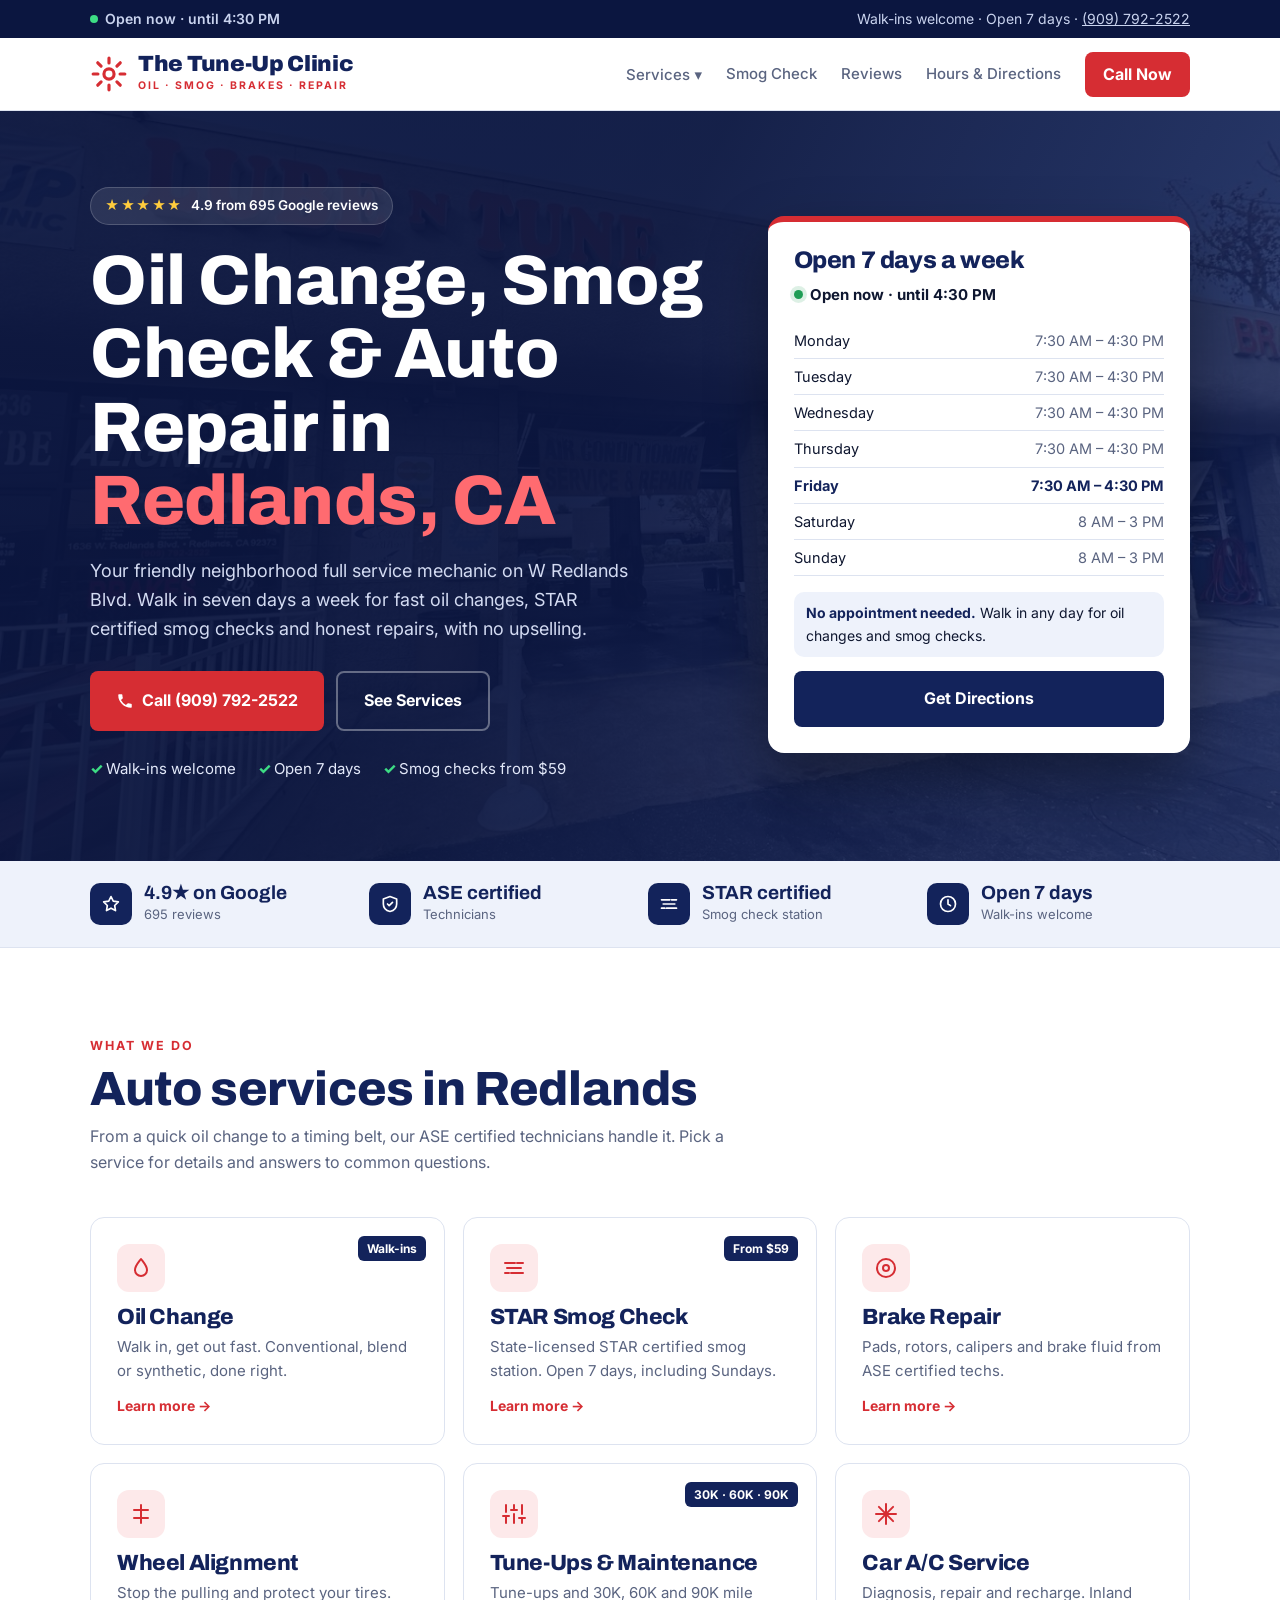
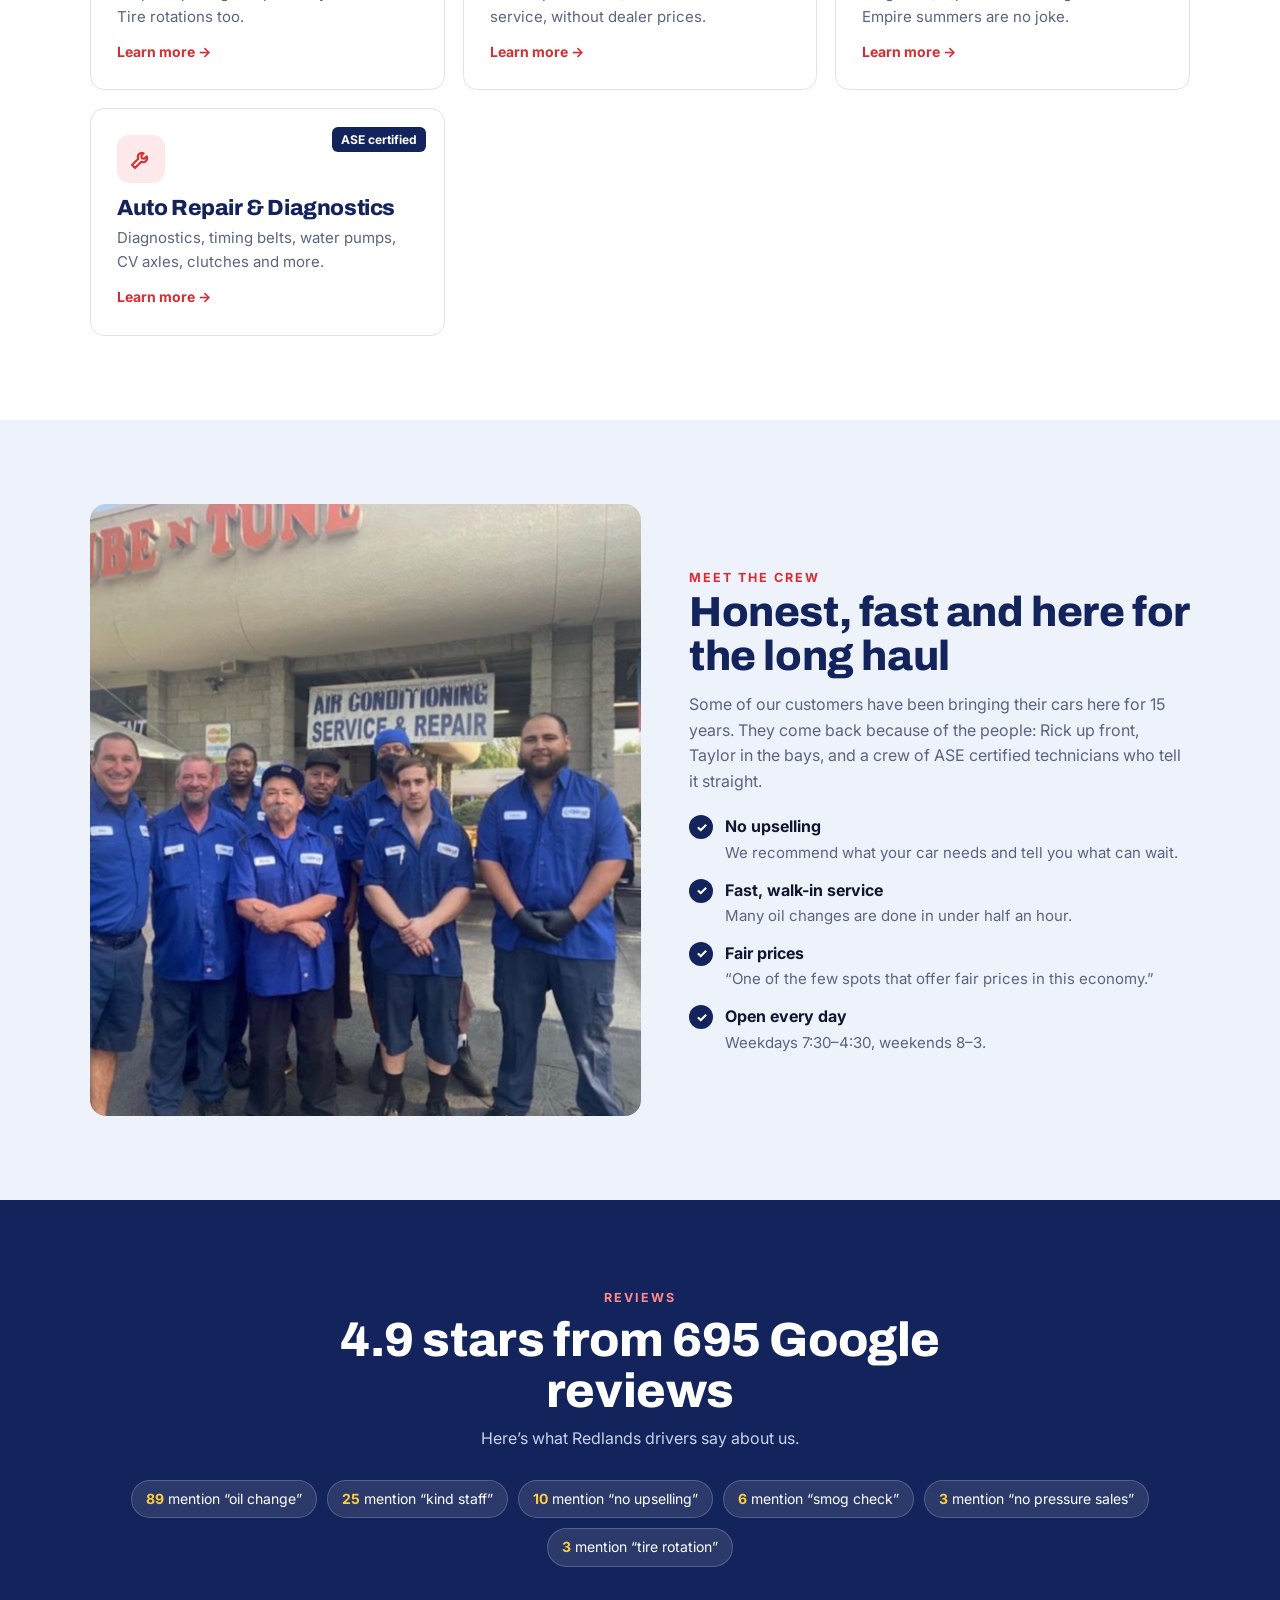
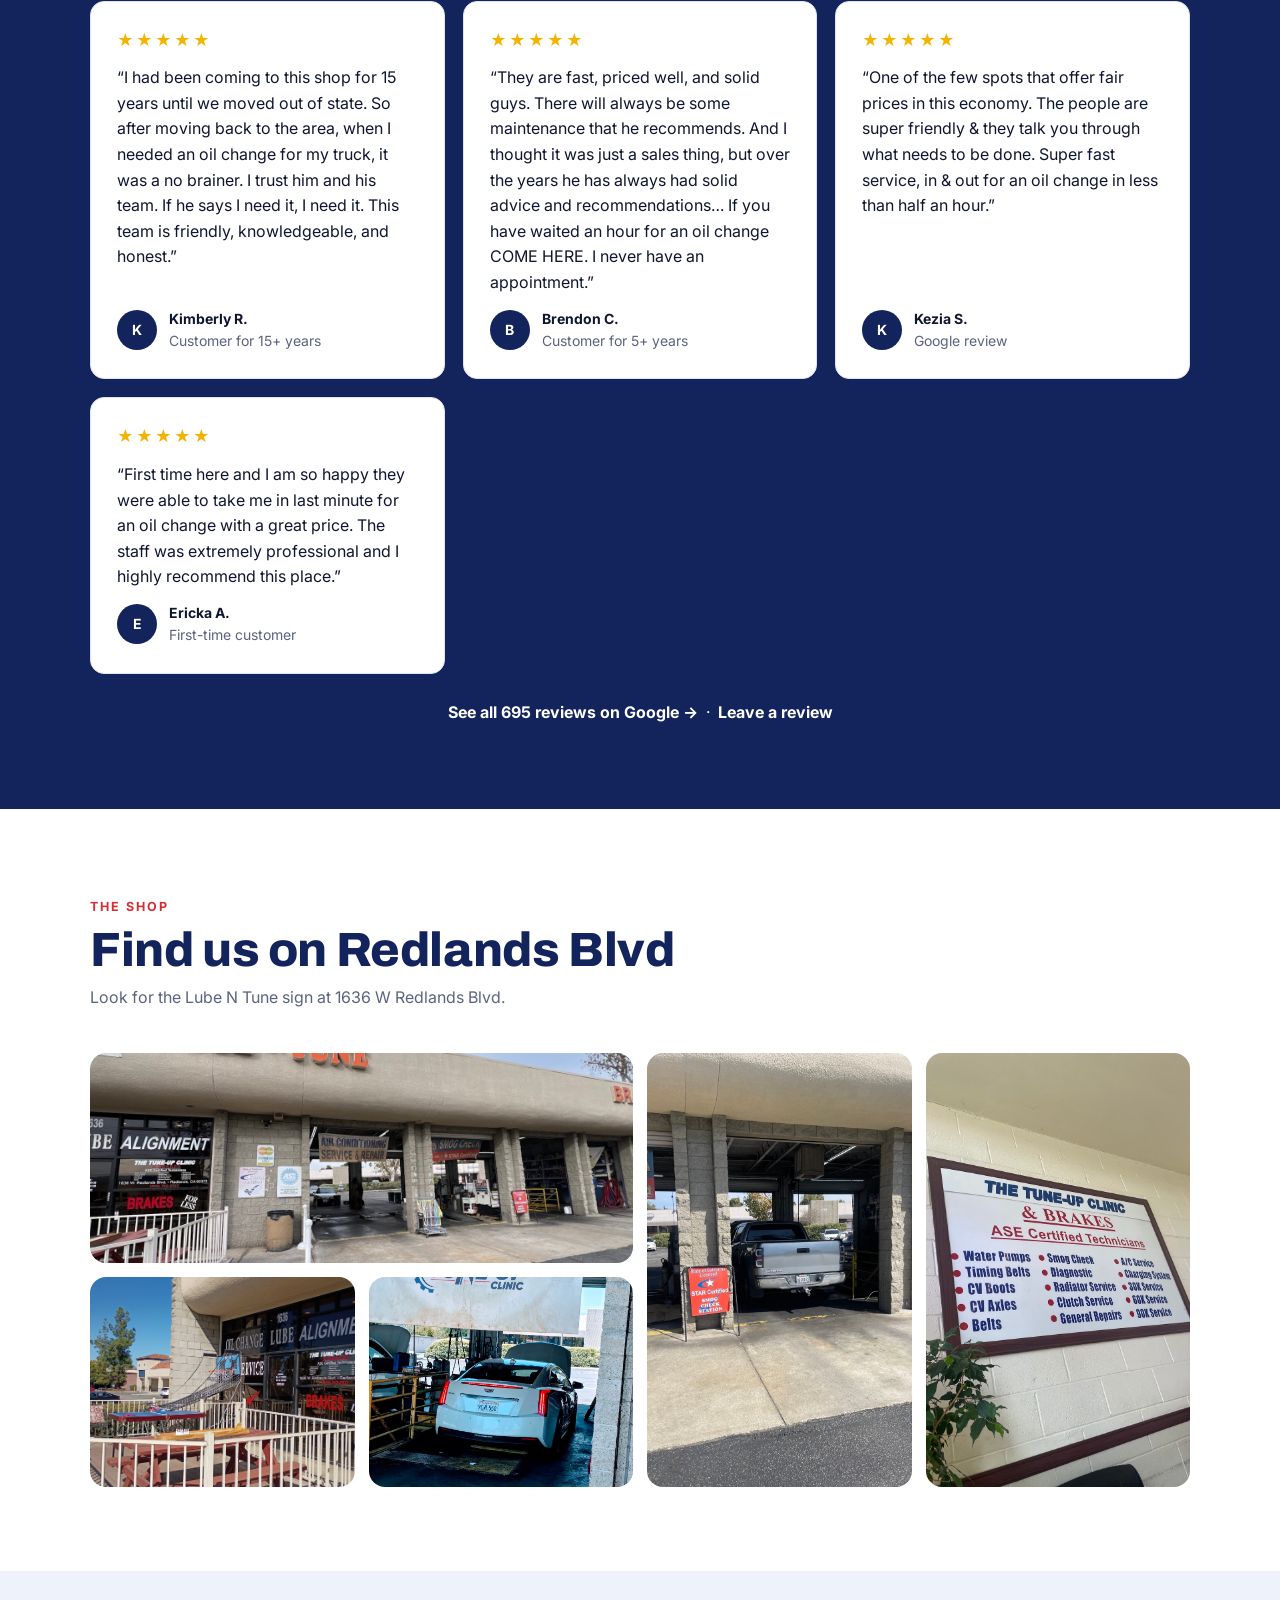
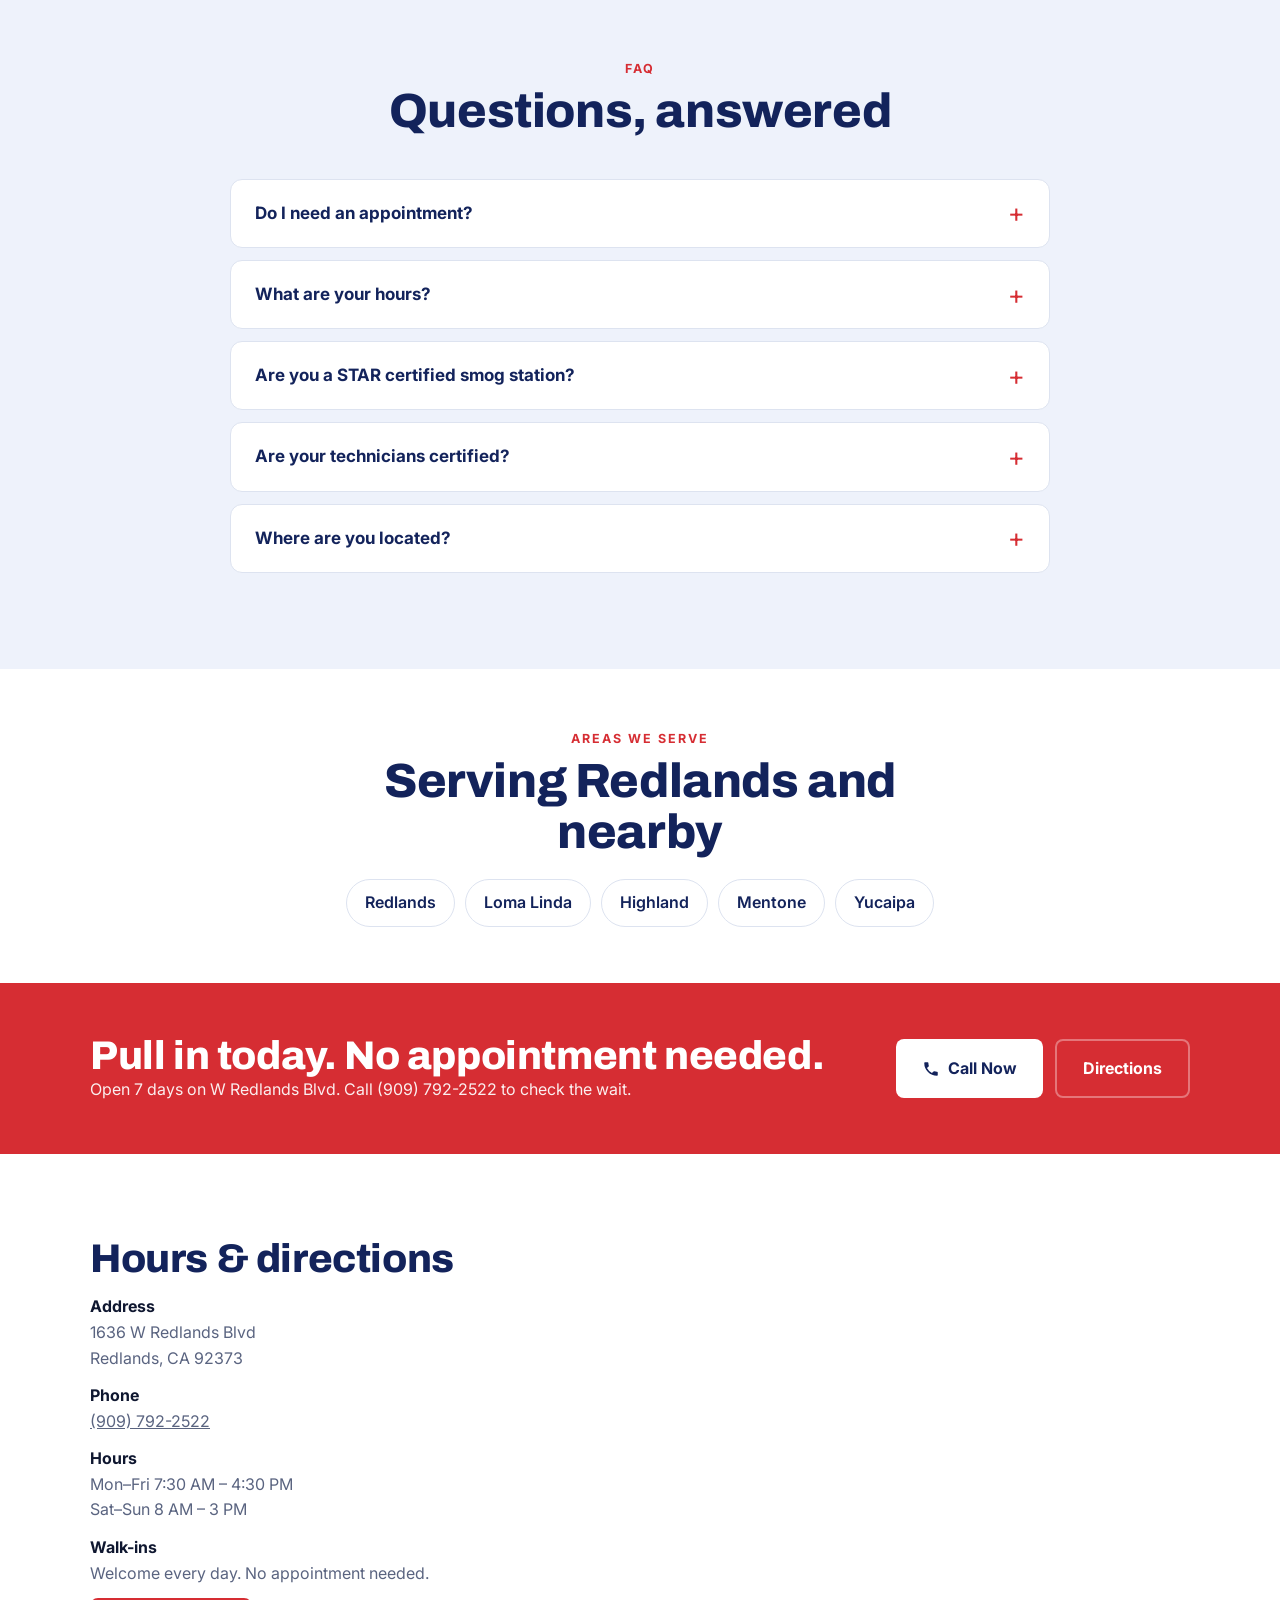
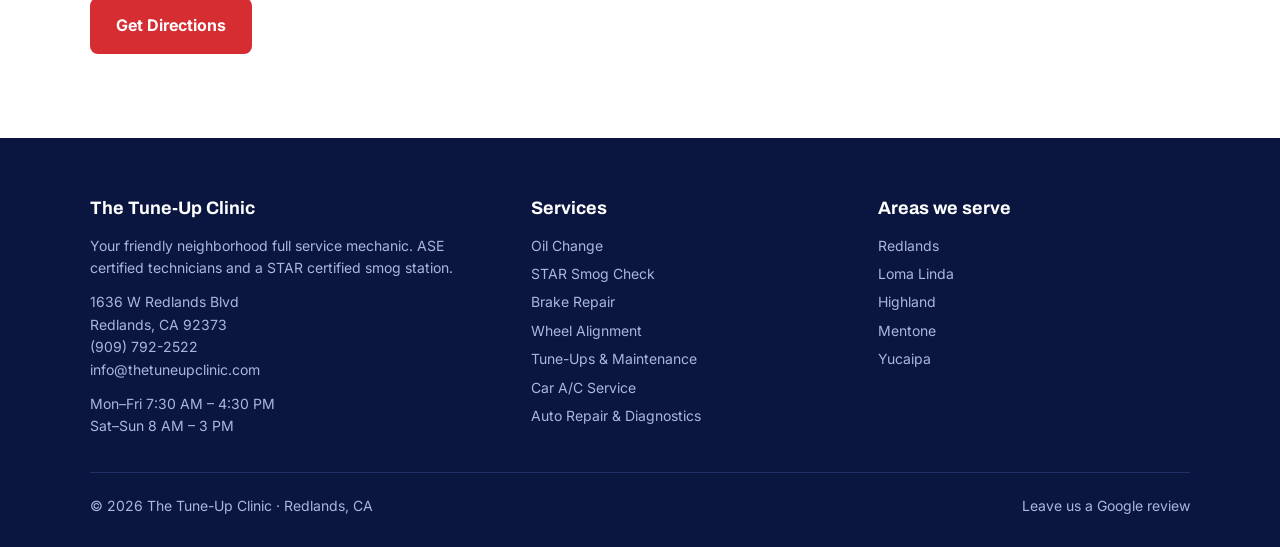
<file: index.html>
<!doctype html>
<html lang="en">
<head>
<meta charset="utf-8">
<meta name="robots" content="noindex, nofollow">
<meta name="viewport" content="width=device-width, initial-scale=1">
<title>Oil Change, Smog Check &amp; Auto Repair in Redlands, CA | The Tune Up Clinic</title>
<meta name="description" content="Fast walk-in oil changes, STAR certified smog checks from $59, brakes, alignment and auto repair in Redlands, CA. Open 7 days. 4.9★ from 695 reviews. (909) 792-2522.">
<link rel="canonical" href="https://www.thetuneupclinic.com/">
<meta property="og:title" content="Oil Change, Smog Check &amp; Auto Repair in Redlands, CA | The Tune Up Clinic">
<meta property="og:description" content="Fast walk-in oil changes, STAR certified smog checks from $59, brakes, alignment and auto repair in Redlands, CA. Open 7 days. 4.9★ from 695 reviews. (909) 792-2522.">
<meta property="og:type" content="website">
<meta property="og:image" content="https://www.thetuneupclinic.com/assets/photos/team.jpg">
<link rel="preconnect" href="https://fonts.googleapis.com">
<link href="https://fonts.googleapis.com/css2?family=Archivo:wght@700;800;900&family=Inter:wght@400;500;600;700&display=swap" rel="stylesheet">
<link rel="stylesheet" href="assets/styles.css">
<script type="application/ld+json">
{
 "@context": "https://schema.org",
 "@graph": [
  {
   "@type": "AutoRepair",
   "@id": "https://www.thetuneupclinic.com/#business",
   "name": "The Tune Up Clinic",
   "url": "https://www.thetuneupclinic.com/",
   "telephone": "+1-909-792-2522",
   "email": "info@thetuneupclinic.com",
   "address": {
    "@type": "PostalAddress",
    "streetAddress": "1636 W Redlands Blvd",
    "addressLocality": "Redlands",
    "addressRegion": "CA",
    "postalCode": "92373",
    "addressCountry": "US"
   },
   "geo": {
    "@type": "GeoCoordinates",
    "latitude": 34.0633676,
    "longitude": -117.2107971
   },
   "openingHoursSpecification": [
    {
     "@type": "OpeningHoursSpecification",
     "dayOfWeek": [
      "Monday",
      "Tuesday",
      "Wednesday",
      "Thursday",
      "Friday"
     ],
     "opens": "07:30",
     "closes": "16:30"
    },
    {
     "@type": "OpeningHoursSpecification",
     "dayOfWeek": [
      "Saturday",
      "Sunday"
     ],
     "opens": "08:00",
     "closes": "15:00"
    }
   ],
   "aggregateRating": {
    "@type": "AggregateRating",
    "ratingValue": "4.9",
    "reviewCount": "695"
   },
   "areaServed": [
    "Redlands",
    "Loma Linda",
    "Highland",
    "Mentone",
    "Yucaipa"
   ],
   "hasMap": "https://www.google.com/maps/place/?q=place_id:ChIJOz0Wf1er3IARNVNzhJ3WkUE"
  },
  {
   "@type": "FAQPage",
   "mainEntity": [
    {
     "@type": "Question",
     "name": "Do I need an appointment?",
     "acceptedAnswer": {
      "@type": "Answer",
      "text": "No. Walk-ins are welcome seven days a week. Call ahead if you want to check the wait."
     }
    },
    {
     "@type": "Question",
     "name": "What are your hours?",
     "acceptedAnswer": {
      "@type": "Answer",
      "text": "Mon–Fri 7:30 AM–4:30 PM · Sat–Sun 8 AM–3 PM. We’re open every day of the week."
     }
    },
    {
     "@type": "Question",
     "name": "Are you a STAR certified smog station?",
     "acceptedAnswer": {
      "@type": "Answer",
      "text": "Yes. We’re a State of California licensed, STAR certified smog check station."
     }
    },
    {
     "@type": "Question",
     "name": "Are your technicians certified?",
     "acceptedAnswer": {
      "@type": "Answer",
      "text": "Yes. Our technicians are ASE certified."
     }
    },
    {
     "@type": "Question",
     "name": "Where are you located?",
     "acceptedAnswer": {
      "@type": "Answer",
      "text": "1636 W Redlands Blvd, Redlands, CA 92373, right on Redlands Blvd."
     }
    }
   ]
  }
 ]
}
</script>
</head>
<body>
<div class="topbar"><div class="wrap">
  <span class="status js-status"><i class="dot"></i><span>Checking hours…</span></span>
  <span>Walk-ins welcome · Open 7 days · <a href="tel:+19097922522">(909) 792-2522</a></span>
</div></div>
<header class="nav"><div class="wrap">
  <a href="" class="logo"><svg class="gear" width="38" height="38" viewBox="0 0 24 24" fill="none" stroke="#d62d33" stroke-width="2" stroke-linecap="round" stroke-linejoin="round"><circle cx="12" cy="12" r="3.2"/><path d="M12 2v3M12 19v3M4.9 4.9l2.1 2.1M17 17l2.1 2.1M2 12h3M19 12h3M4.9 19.1 7 17M17 7l2.1-2.1"/></svg><span><b>The Tune-Up Clinic</b><small>OIL · SMOG · BRAKES · REPAIR</small></span></a>
  <nav>
    <div class="dd"><button type="button" aria-haspopup="true">Services ▾</button><div class="dd-menu"><a href="services/oil-change/">Oil Change</a><a href="services/smog-check/">STAR Smog Check</a><a href="services/brake-repair/">Brake Repair</a><a href="services/wheel-alignment/">Wheel Alignment</a><a href="services/tune-up-maintenance/">Tune-Ups & Maintenance</a><a href="services/car-ac-service/">Car A/C Service</a><a href="services/auto-repair/">Auto Repair & Diagnostics</a></div></div>
    <a href="services/smog-check/">Smog Check</a><a href="#reviews">Reviews</a><a href="#visit">Hours &amp; Directions</a>
    <a href="tel:+19097922522" class="btn btn-red">Call Now</a>
  </nav>
</div></header>

<section class="hero" style="padding:0;background-image:url('assets/photos/storefront.jpg')"><div class="wrap">
  <div>
    <span class="eyebrow"><span class="st">★★★★★</span> 4.9 from 695 Google reviews</span>
    <h1>Oil Change, Smog Check &amp; Auto Repair in <em>Redlands, CA</em></h1>
    <p class="lead">Your friendly neighborhood full service mechanic on W Redlands Blvd. Walk in seven days a week for fast oil changes, STAR certified smog checks and honest repairs, with no upselling.</p>
    <div class="ctas">
      <a href="tel:+19097922522" class="btn btn-red"><svg width="18" height="18" viewBox="0 0 24 24" fill="currentColor"><path d="M6.6 10.8a15.1 15.1 0 0 0 6.6 6.6l2.2-2.2a1 1 0 0 1 1-.25 11.4 11.4 0 0 0 3.6.57 1 1 0 0 1 1 1V20a1 1 0 0 1-1 1A17 17 0 0 1 3 4a1 1 0 0 1 1-1h3.5a1 1 0 0 1 1 1c0 1.25.2 2.45.57 3.57a1 1 0 0 1-.25 1z"/></svg> Call (909) 792-2522</a>
      <a href="#services" class="btn btn-ghost">See Services</a>
    </div>
    <ul class="checks"><li>Walk-ins welcome</li><li>Open 7 days</li><li>Smog checks from $59</li></ul>
  </div>
  <div class="hcard">
    <h2>Open 7 days a week</h2>
    <div class="pill js-status"><i></i><span>Checking hours…</span></div>
    <table id="hours"></table>
    <div class="walk"><b>No appointment needed.</b> Walk in any day for oil changes and smog checks.</div>
    <a href="https://www.google.com/maps/dir/?api=1&destination=1636+W+Redlands+Blvd+Redlands+CA+92373" target="_blank" rel="noopener" class="btn btn-navy">Get Directions</a>
  </div>
</div></section>

<div class="trust"><div class="wrap">
  <div><span class="ic"><svg width="20" height="20" viewBox="0 0 24 24" fill="none" stroke="currentColor" stroke-width="2" stroke-linecap="round" stroke-linejoin="round"><path d="M12 3l2.7 5.6 6.1.9-4.4 4.3 1 6.1L12 17l-5.4 2.9 1-6.1-4.4-4.3 6.1-.9z"/></svg></span><span><b>4.9★ on Google</b><span>695 reviews</span></span></div>
  <div><span class="ic"><svg width="20" height="20" viewBox="0 0 24 24" fill="none" stroke="currentColor" stroke-width="2" stroke-linecap="round" stroke-linejoin="round"><path d="M12 3l8 3v6c0 5-3.5 8-8 9-4.5-1-8-4-8-9V6z"/><path d="M9 12l2 2 4-4"/></svg></span><span><b>ASE certified</b><span>Technicians</span></span></div>
  <div><span class="ic"><svg width="20" height="20" viewBox="0 0 24 24" fill="none" stroke="currentColor" stroke-width="2" stroke-linecap="round" stroke-linejoin="round"><path d="M3 17h4M9 17h12M5 12h14M3 7h10M15 7h6"/></svg></span><span><b>STAR certified</b><span>Smog check station</span></span></div>
  <div><span class="ic"><svg width="20" height="20" viewBox="0 0 24 24" fill="none" stroke="currentColor" stroke-width="2" stroke-linecap="round" stroke-linejoin="round"><circle cx="12" cy="12" r="9"/><path d="M12 7v5l3 2"/></svg></span><span><b>Open 7 days</b><span>Walk-ins welcome</span></span></div>
</div></div>

<section id="services"><div class="wrap">
  <div class="sh"><small>What we do</small><h2>Auto services in Redlands</h2><p>From a quick oil change to a timing belt, our ASE certified technicians handle it. Pick a service for details and answers to common questions.</p></div>
  <div class="svc">
    <a href="services/oil-change/"><span class="tag">Walk-ins</span><div class="ic"><svg width="24" height="24" viewBox="0 0 24 24" fill="none" stroke="currentColor" stroke-width="2" stroke-linecap="round" stroke-linejoin="round"><path d="M12 3c3 4 6 7 6 11a6 6 0 0 1-12 0c0-4 3-7 6-11z"/></svg></div><h3>Oil Change</h3><p>Walk in, get out fast. Conventional, blend or synthetic, done right.</p><span class="go">Learn more →</span></a>
    <a href="services/smog-check/"><span class="tag">From $59</span><div class="ic"><svg width="24" height="24" viewBox="0 0 24 24" fill="none" stroke="currentColor" stroke-width="2" stroke-linecap="round" stroke-linejoin="round"><path d="M3 17h4M9 17h12M5 12h14M3 7h10M15 7h6"/></svg></div><h3>STAR Smog Check</h3><p>State-licensed STAR certified smog station. Open 7 days, including Sundays.</p><span class="go">Learn more →</span></a>
    <a href="services/brake-repair/"><div class="ic"><svg width="24" height="24" viewBox="0 0 24 24" fill="none" stroke="currentColor" stroke-width="2" stroke-linecap="round" stroke-linejoin="round"><circle cx="12" cy="12" r="9"/><circle cx="12" cy="12" r="3"/></svg></div><h3>Brake Repair</h3><p>Pads, rotors, calipers and brake fluid from ASE certified techs.</p><span class="go">Learn more →</span></a>
    <a href="services/wheel-alignment/"><div class="ic"><svg width="24" height="24" viewBox="0 0 24 24" fill="none" stroke="currentColor" stroke-width="2" stroke-linecap="round" stroke-linejoin="round"><path d="M12 3v18M5 8h14M5 16h14"/></svg></div><h3>Wheel Alignment</h3><p>Stop the pulling and protect your tires. Tire rotations too.</p><span class="go">Learn more →</span></a>
    <a href="services/tune-up-maintenance/"><span class="tag">30K · 60K · 90K</span><div class="ic"><svg width="24" height="24" viewBox="0 0 24 24" fill="none" stroke="currentColor" stroke-width="2" stroke-linecap="round" stroke-linejoin="round"><path d="M4 21v-7M4 10V3M12 21v-9M12 8V3M20 21v-5M20 12V3M1 14h6M9 8h6M17 16h6"/></svg></div><h3>Tune-Ups & Maintenance</h3><p>Tune-ups and 30K, 60K and 90K mile service, without dealer prices.</p><span class="go">Learn more →</span></a>
    <a href="services/car-ac-service/"><div class="ic"><svg width="24" height="24" viewBox="0 0 24 24" fill="none" stroke="currentColor" stroke-width="2" stroke-linecap="round" stroke-linejoin="round"><path d="M12 2v20M4.9 4.9l14.2 14.2M2 12h20M4.9 19.1 19.1 4.9"/></svg></div><h3>Car A/C Service</h3><p>Diagnosis, repair and recharge. Inland Empire summers are no joke.</p><span class="go">Learn more →</span></a>
    <a href="services/auto-repair/"><span class="tag">ASE certified</span><div class="ic"><svg width="24" height="24" viewBox="0 0 24 24" fill="none" stroke="currentColor" stroke-width="2" stroke-linecap="round" stroke-linejoin="round"><path d="M14.7 6.3a4 4 0 0 0-5.4 5.4L3 18l3 3 6.3-6.3a4 4 0 0 0 5.4-5.4l-2.5 2.5-2.4-.6-.6-2.4z"/></svg></div><h3>Auto Repair & Diagnostics</h3><p>Diagnostics, timing belts, water pumps, CV axles, clutches and more.</p><span class="go">Learn more →</span></a>
  </div>
</div></section>

<section class="alt" id="team"><div class="wrap team">
  <figure class="photo"><img src="assets/photos/team.jpg" alt="The Tune Up Clinic team in blue uniforms in front of the shop" loading="lazy"></figure>
  <div class="prose">
    <small style="color:var(--red);font-weight:700;letter-spacing:2px;font-size:12.5px">MEET THE CREW</small>
    <h2>Honest, fast and here for the long haul</h2>
    <p>Some of our customers have been bringing their cars here for 15 years. They come back because of the people: Rick up front, Taylor in the bays, and a crew of ASE certified technicians who tell it straight.</p>
    <ul class="ticks">
      <li><div><b>No upselling</b><span>We recommend what your car needs and tell you what can wait.</span></div></li>
      <li><div><b>Fast, walk-in service</b><span>Many oil changes are done in under half an hour.</span></div></li>
      <li><div><b>Fair prices</b><span>“One of the few spots that offer fair prices in this economy.”</span></div></li>
      <li><div><b>Open every day</b><span>Weekdays 7:30–4:30, weekends 8–3.</span></div></li>
    </ul>
  </div>
</div></section>

<section class="dark" id="reviews"><div class="wrap">
  <div class="sh c"><small>Reviews</small><h2>4.9 stars from 695 Google reviews</h2><p>Here’s what Redlands drivers say about us.</p></div>
  <div class="topics"><span><b>89</b> mention “oil change”</span><span><b>25</b> mention “kind staff”</span><span><b>10</b> mention “no upselling”</span><span><b>6</b> mention “smog check”</span><span><b>3</b> mention “no pressure sales”</span><span><b>3</b> mention “tire rotation”</span></div>
  <div class="rev">
    <figure class="quote">
      <div class="stars">★★★★★</div>
      <blockquote>“I had been coming to this shop for 15 years until we moved out of state. So after moving back to the area, when I needed an oil change for my truck, it was a no brainer. I trust him and his team. If he says I need it, I need it. This team is friendly, knowledgeable, and honest.”</blockquote>
      <figcaption><span class="av">K</span><span><b>Kimberly R.</b>Customer for 15+ years</span></figcaption>
    </figure>
    <figure class="quote">
      <div class="stars">★★★★★</div>
      <blockquote>“They are fast, priced well, and solid guys. There will always be some maintenance that he recommends. And I thought it was just a sales thing, but over the years he has always had solid advice and recommendations… If you have waited an hour for an oil change COME HERE. I never have an appointment.”</blockquote>
      <figcaption><span class="av">B</span><span><b>Brendon C.</b>Customer for 5+ years</span></figcaption>
    </figure>
    <figure class="quote">
      <div class="stars">★★★★★</div>
      <blockquote>“One of the few spots that offer fair prices in this economy. The people are super friendly &amp; they talk you through what needs to be done. Super fast service, in &amp; out for an oil change in less than half an hour.”</blockquote>
      <figcaption><span class="av">K</span><span><b>Kezia S.</b>Google review</span></figcaption>
    </figure>
    <figure class="quote">
      <div class="stars">★★★★★</div>
      <blockquote>“First time here and I am so happy they were able to take me in last minute for an oil change with a great price. The staff was extremely professional and I highly recommend this place.”</blockquote>
      <figcaption><span class="av">E</span><span><b>Ericka A.</b>First-time customer</span></figcaption>
    </figure>
  </div>
  <p class="more"><a href="https://www.google.com/maps/place/?q=place_id:ChIJOz0Wf1er3IARNVNzhJ3WkUE" target="_blank" rel="noopener">See all 695 reviews on Google →</a> &nbsp;·&nbsp; <a href="https://search.google.com/local/writereview?placeid=ChIJOz0Wf1er3IARNVNzhJ3WkUE" target="_blank" rel="noopener">Leave a review</a></p>
</div></section>

<section><div class="wrap">
  <div class="sh"><small>The shop</small><h2>Find us on Redlands Blvd</h2><p>Look for the Lube N Tune sign at 1636 W Redlands Blvd.</p></div>
  <div class="gallery">
    <figure class="photo wide"><img src="assets/photos/storefront.jpg" alt="The Tune Up Clinic storefront on W Redlands Blvd" loading="lazy"></figure>
    <figure class="photo tall"><img src="assets/photos/smog-bay.jpg" alt="STAR Certified Smog Check Station sign in the service bay" loading="lazy"></figure>
    <figure class="photo tall"><img src="assets/photos/services-sign.jpg" alt="Services sign listing ASE certified technicians" loading="lazy"></figure>
    <figure class="photo"><img src="assets/photos/front-patio.jpg" alt="Oil Change, Lube and Alignment signs at the shop entrance" loading="lazy"></figure>
    <figure class="photo"><img src="assets/photos/service-bay.jpg" alt="Car in the service bay under The Tune-Up Clinic banner" loading="lazy"></figure>
  </div>
</div></section>

<section class="alt" id="faq"><div class="wrap">
  <div class="sh c"><small>FAQ</small><h2>Questions, answered</h2></div>
  <div class="faq"><details><summary>Do I need an appointment?</summary><p>No. Walk-ins are welcome seven days a week. Call ahead if you want to check the wait.</p></details>
<details><summary>What are your hours?</summary><p>Mon–Fri 7:30 AM–4:30 PM · Sat–Sun 8 AM–3 PM. We’re open every day of the week.</p></details>
<details><summary>Are you a STAR certified smog station?</summary><p>Yes. We’re a State of California licensed, STAR certified smog check station.</p></details>
<details><summary>Are your technicians certified?</summary><p>Yes. Our technicians are ASE certified.</p></details>
<details><summary>Where are you located?</summary><p>1636 W Redlands Blvd, Redlands, CA 92373, right on Redlands Blvd.</p></details></div>
</div></section>

<section style="padding:56px 0"><div class="wrap">
  <div class="sh c" style="margin-bottom:22px"><small>Areas we serve</small><h2>Serving Redlands and nearby</h2></div>
  <div class="towns"><span>Redlands</span><a href="areas/loma-linda/">Loma Linda</a><a href="areas/highland/">Highland</a><a href="areas/mentone/">Mentone</a><a href="areas/yucaipa/">Yucaipa</a></div>
</div></section>

<section class="cta" style="padding:52px 0"><div class="wrap">
  <div><h2>Pull in today. No appointment needed.</h2><p>Open 7 days on W Redlands Blvd. Call (909) 792-2522 to check the wait.</p></div>
  <div class="ctas"><a href="tel:+19097922522" class="btn btn-white"><svg width="18" height="18" viewBox="0 0 24 24" fill="currentColor"><path d="M6.6 10.8a15.1 15.1 0 0 0 6.6 6.6l2.2-2.2a1 1 0 0 1 1-.25 11.4 11.4 0 0 0 3.6.57 1 1 0 0 1 1 1V20a1 1 0 0 1-1 1A17 17 0 0 1 3 4a1 1 0 0 1 1-1h3.5a1 1 0 0 1 1 1c0 1.25.2 2.45.57 3.57a1 1 0 0 1-.25 1z"/></svg> Call Now</a><a href="https://www.google.com/maps/dir/?api=1&destination=1636+W+Redlands+Blvd+Redlands+CA+92373" target="_blank" rel="noopener" class="btn btn-ghost">Directions</a></div>
</div></section>

<section id="visit"><div class="wrap visit">
  <div>
    <h2>Hours &amp; directions</h2>
    <p><b>Address</b>1636 W Redlands Blvd<br>Redlands, CA 92373</p>
    <p><b>Phone</b><a href="tel:+19097922522">(909) 792-2522</a></p>
    <p><b>Hours</b>Mon–Fri 7:30 AM – 4:30 PM<br>Sat–Sun 8 AM – 3 PM</p>
    <p><b>Walk-ins</b>Welcome every day. No appointment needed.</p>
    <a href="https://www.google.com/maps/dir/?api=1&destination=1636+W+Redlands+Blvd+Redlands+CA+92373" target="_blank" rel="noopener" class="btn btn-red">Get Directions</a>
  </div>
  <iframe class="map" loading="lazy" title="Map to The Tune Up Clinic" src="https://maps.google.com/maps?q=1636+W+Redlands+Blvd,+Redlands,+CA+92373&z=16&output=embed"></iframe>
</div></section>

<footer><div class="wrap">
  <div class="fcols">
    <div>
      <h4>The Tune-Up Clinic</h4>
      <p>Your friendly neighborhood full service mechanic. ASE certified technicians and a STAR certified smog station.</p>
      <p style="margin-top:12px">1636 W Redlands Blvd<br>Redlands, CA 92373<br><a href="tel:+19097922522">(909) 792-2522</a><br><a href="mailto:info@thetuneupclinic.com">info@thetuneupclinic.com</a></p>
      <p style="margin-top:12px">Mon–Fri 7:30 AM – 4:30 PM<br>Sat–Sun 8 AM – 3 PM</p>
    </div>
    <div><h4>Services</h4><ul><li><a href="services/oil-change/">Oil Change</a></li><li><a href="services/smog-check/">STAR Smog Check</a></li><li><a href="services/brake-repair/">Brake Repair</a></li><li><a href="services/wheel-alignment/">Wheel Alignment</a></li><li><a href="services/tune-up-maintenance/">Tune-Ups & Maintenance</a></li><li><a href="services/car-ac-service/">Car A/C Service</a></li><li><a href="services/auto-repair/">Auto Repair & Diagnostics</a></li></ul></div>
    <div><h4>Areas we serve</h4><ul><li><a href="">Redlands</a></li><li><a href="areas/loma-linda/">Loma Linda</a></li><li><a href="areas/highland/">Highland</a></li><li><a href="areas/mentone/">Mentone</a></li><li><a href="areas/yucaipa/">Yucaipa</a></li></ul></div>
  </div>
  <div class="fbot"><span>© <span class="yr"></span> The Tune-Up Clinic · Redlands, CA</span><span><a href="https://search.google.com/local/writereview?placeid=ChIJOz0Wf1er3IARNVNzhJ3WkUE" target="_blank" rel="noopener">Leave us a Google review</a></span></div>
</div></footer>

<div class="mbar"><a href="tel:+19097922522" class="btn btn-red"><svg width="18" height="18" viewBox="0 0 24 24" fill="currentColor"><path d="M6.6 10.8a15.1 15.1 0 0 0 6.6 6.6l2.2-2.2a1 1 0 0 1 1-.25 11.4 11.4 0 0 0 3.6.57 1 1 0 0 1 1 1V20a1 1 0 0 1-1 1A17 17 0 0 1 3 4a1 1 0 0 1 1-1h3.5a1 1 0 0 1 1 1c0 1.25.2 2.45.57 3.57a1 1 0 0 1-.25 1z"/></svg> Call Now</a><a href="https://www.google.com/maps/dir/?api=1&destination=1636+W+Redlands+Blvd+Redlands+CA+92373" target="_blank" rel="noopener" class="btn btn-navy">Directions</a></div>
<script src="assets/site.js"></script>
</body>
</html>
</file>
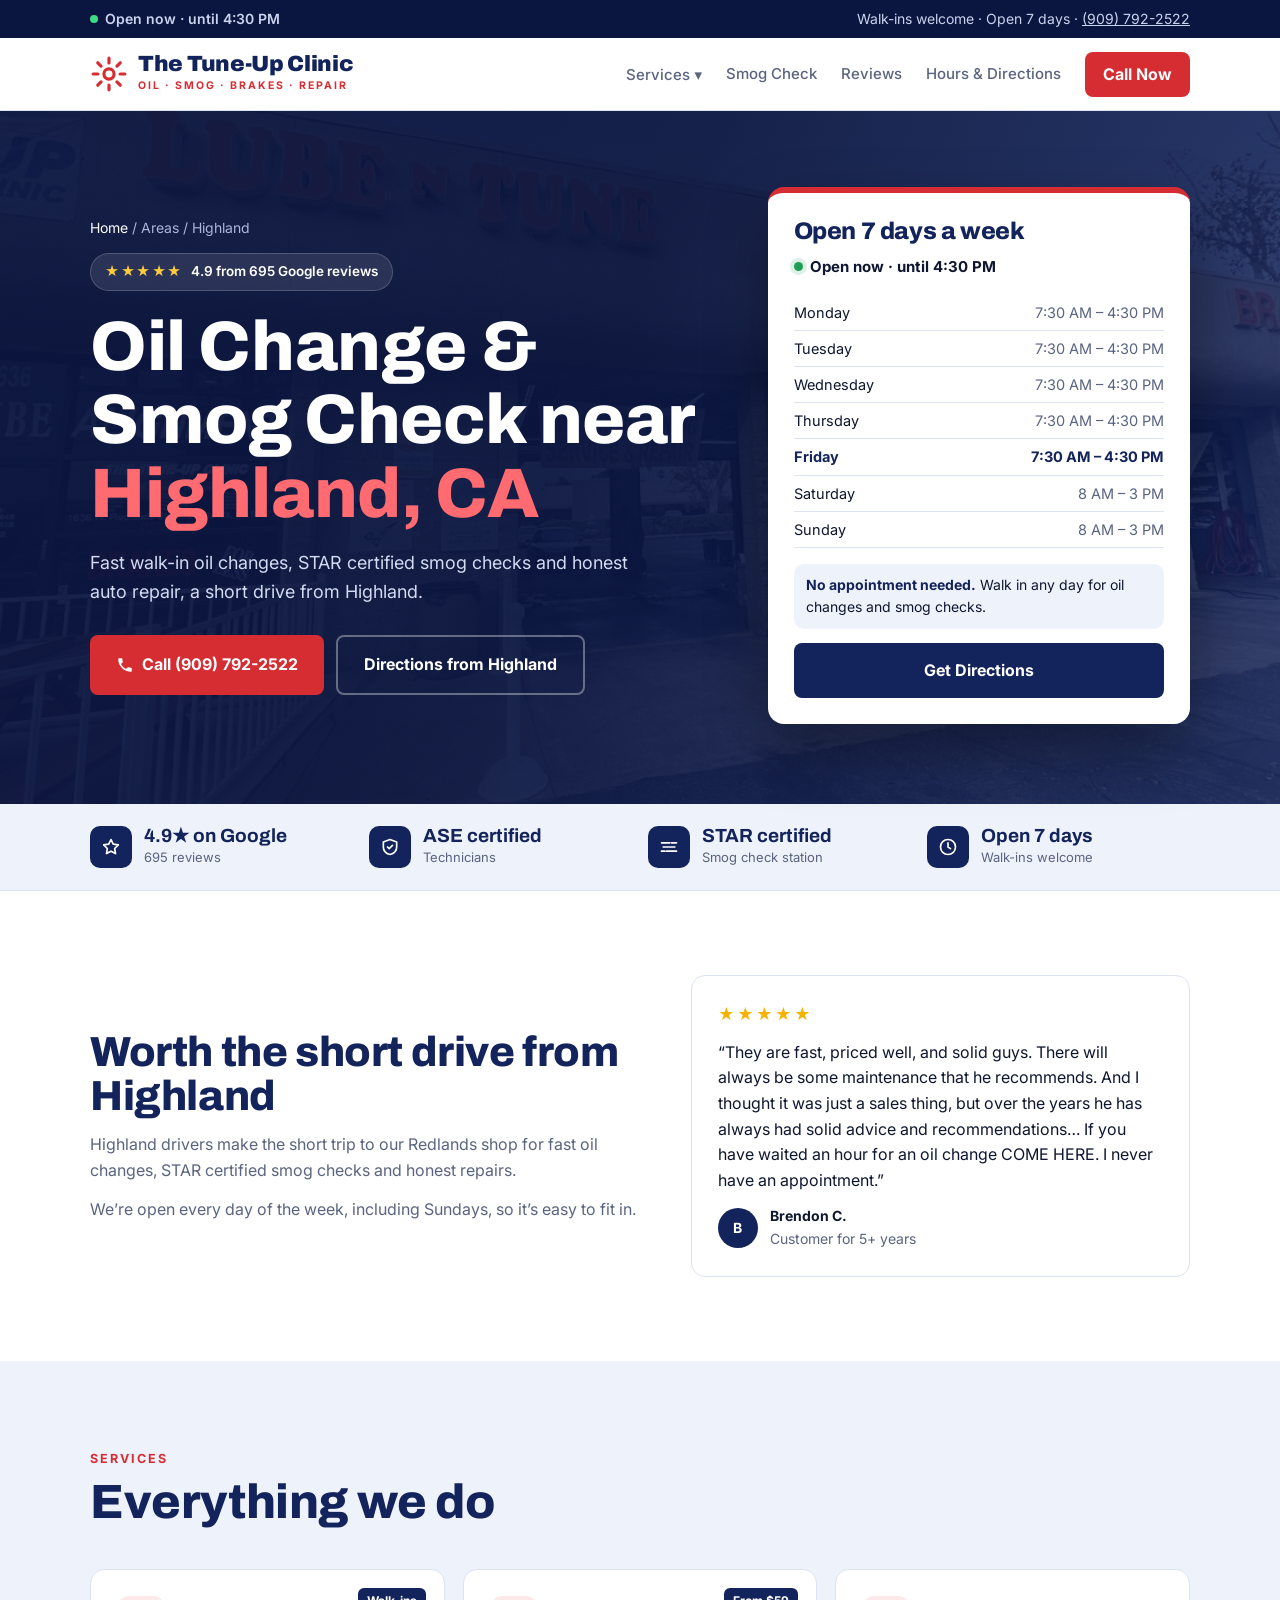
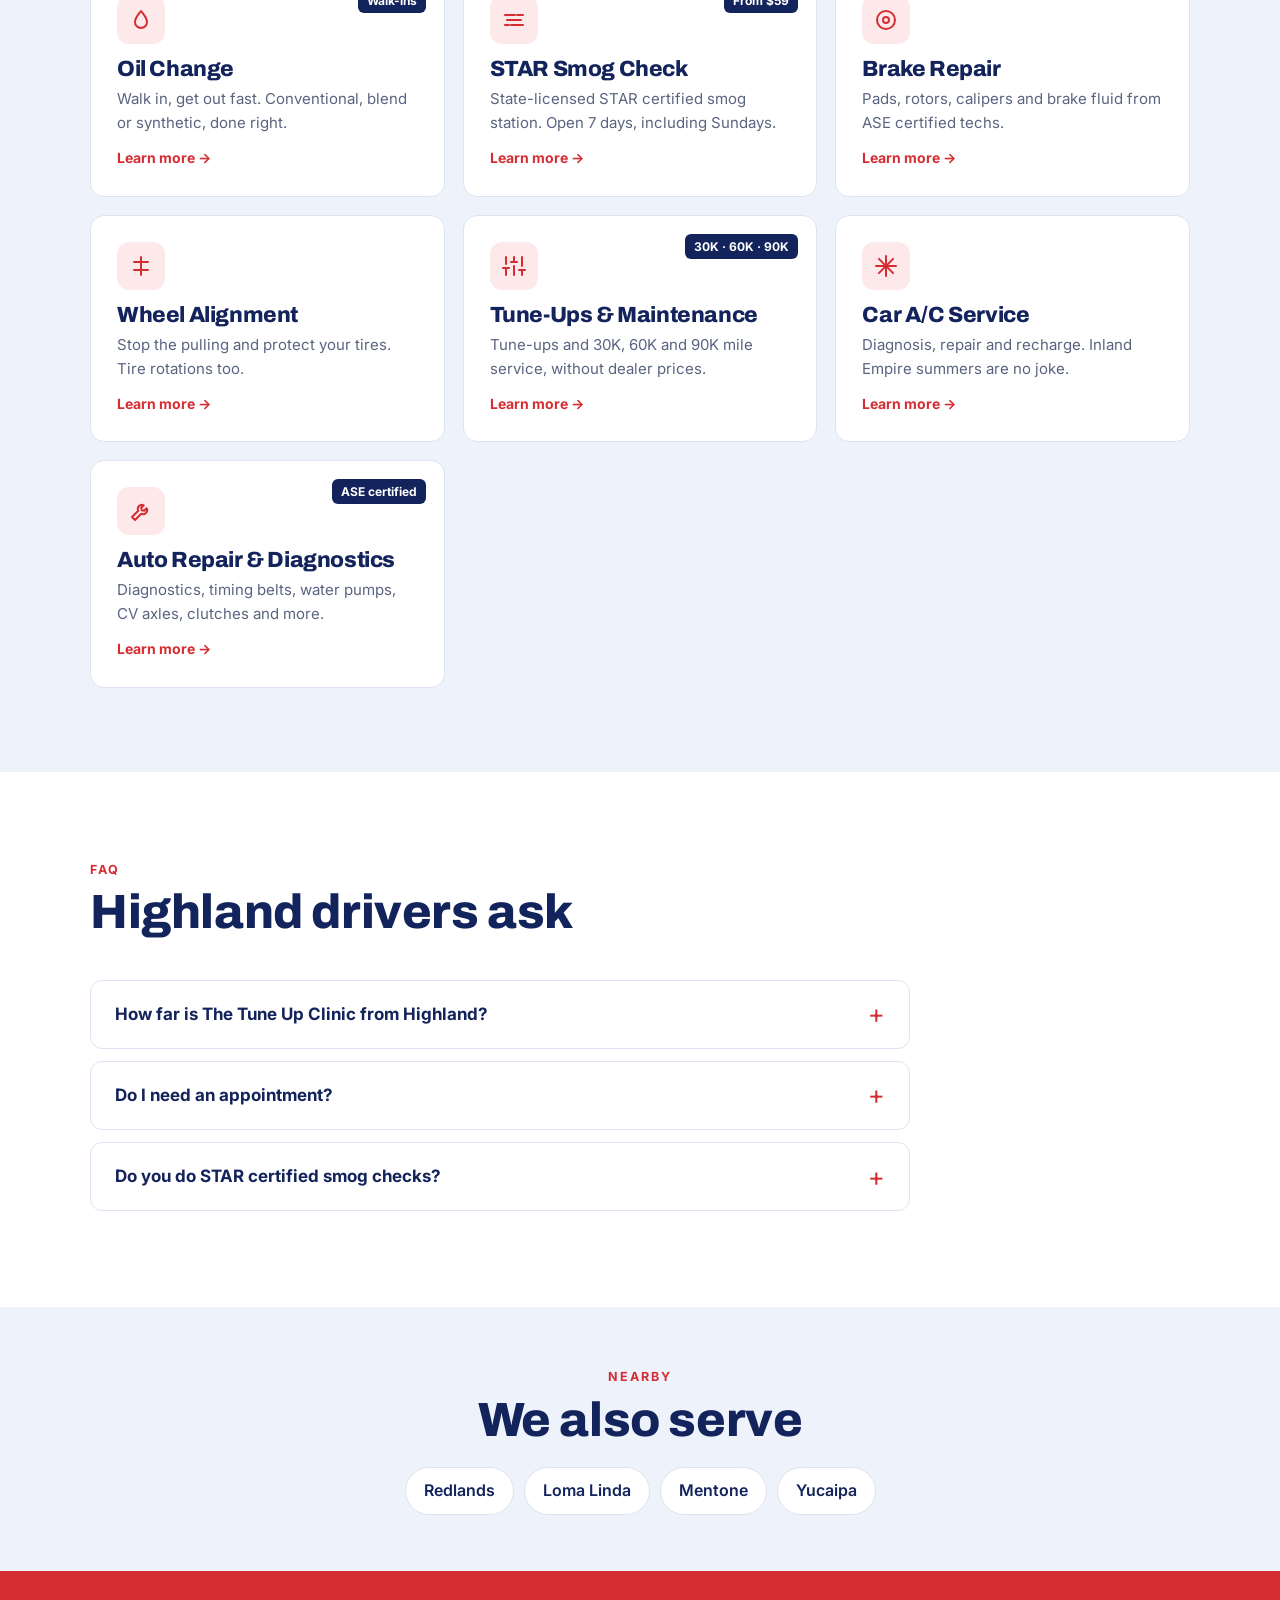
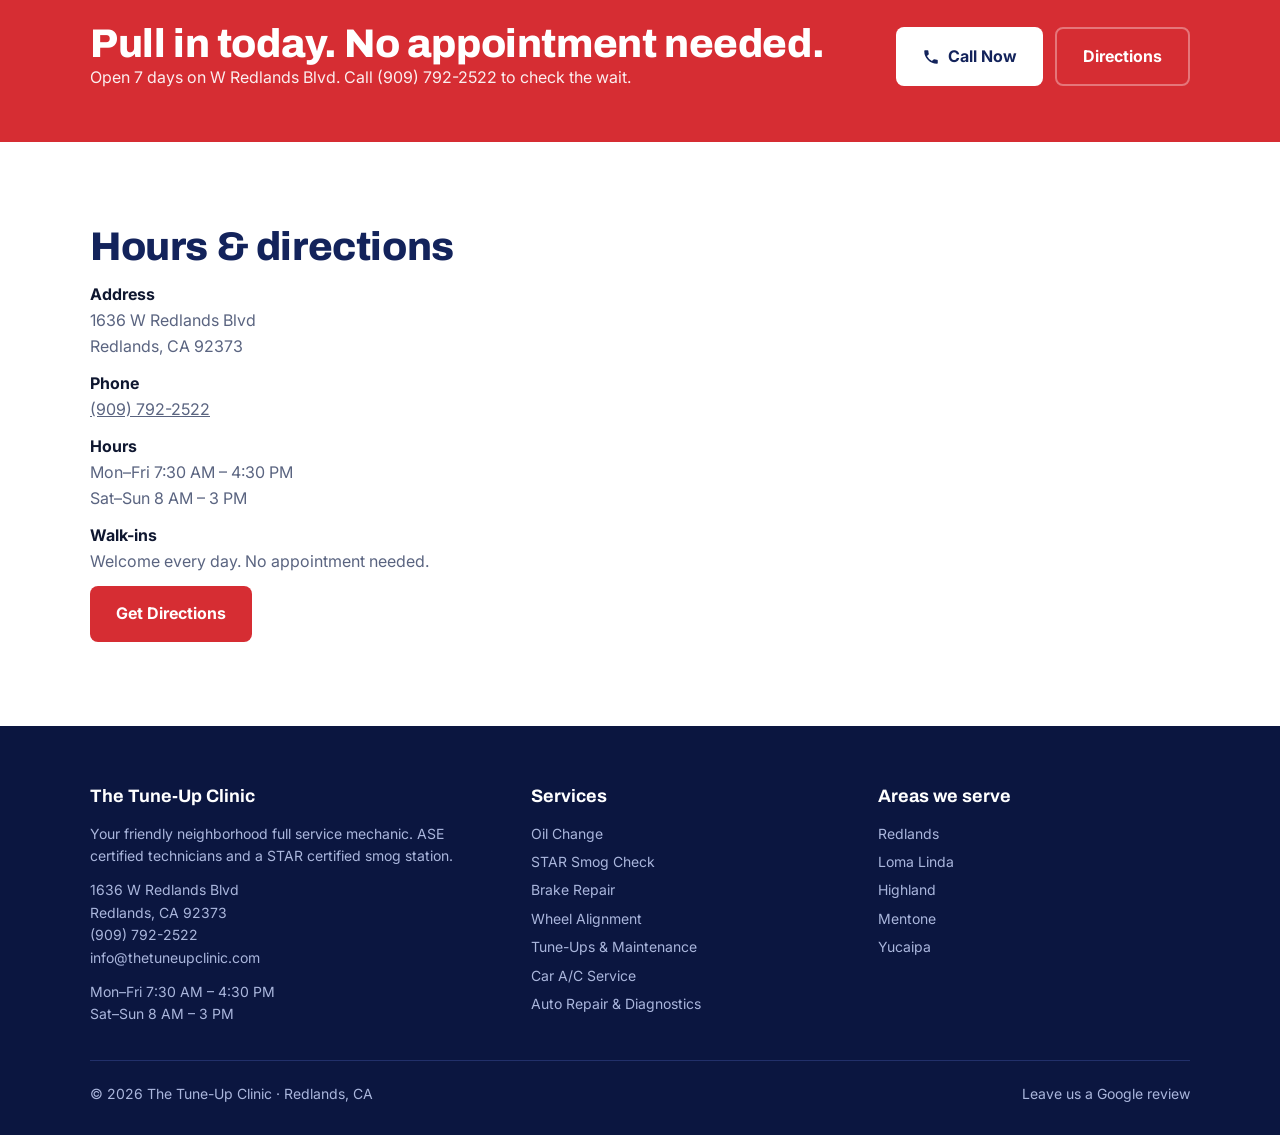
<file: areas/highland/index.html>
<!doctype html>
<html lang="en">
<head>
<meta charset="utf-8">
<meta name="robots" content="noindex, nofollow">
<meta name="viewport" content="width=device-width, initial-scale=1">
<title>Oil Change &amp; Smog Check near Highland, CA | The Tune Up Clinic</title>
<meta name="description" content="Fast walk-in oil changes, STAR certified smog checks and auto repair near Highland, CA. Open 7 days at 1636 W Redlands Blvd, Redlands. 4.9★ from 695 reviews. (909) 792-2522.">
<link rel="canonical" href="https://www.thetuneupclinic.com/areas/highland/">
<meta property="og:title" content="Oil Change &amp; Smog Check near Highland, CA | The Tune Up Clinic">
<meta property="og:description" content="Fast walk-in oil changes, STAR certified smog checks and auto repair near Highland, CA. Open 7 days at 1636 W Redlands Blvd, Redlands. 4.9★ from 695 reviews. (909) 792-2522.">
<meta property="og:type" content="website">
<meta property="og:image" content="https://www.thetuneupclinic.com/assets/photos/team.jpg">
<link rel="preconnect" href="https://fonts.googleapis.com">
<link href="https://fonts.googleapis.com/css2?family=Archivo:wght@700;800;900&family=Inter:wght@400;500;600;700&display=swap" rel="stylesheet">
<link rel="stylesheet" href="../../assets/styles.css">
<script type="application/ld+json">
{
 "@context": "https://schema.org",
 "@graph": [
  {
   "@type": "AutoRepair",
   "@id": "https://www.thetuneupclinic.com/#business",
   "name": "The Tune Up Clinic",
   "url": "https://www.thetuneupclinic.com/",
   "telephone": "+1-909-792-2522",
   "email": "info@thetuneupclinic.com",
   "address": {
    "@type": "PostalAddress",
    "streetAddress": "1636 W Redlands Blvd",
    "addressLocality": "Redlands",
    "addressRegion": "CA",
    "postalCode": "92373",
    "addressCountry": "US"
   },
   "geo": {
    "@type": "GeoCoordinates",
    "latitude": 34.0633676,
    "longitude": -117.2107971
   },
   "openingHoursSpecification": [
    {
     "@type": "OpeningHoursSpecification",
     "dayOfWeek": [
      "Monday",
      "Tuesday",
      "Wednesday",
      "Thursday",
      "Friday"
     ],
     "opens": "07:30",
     "closes": "16:30"
    },
    {
     "@type": "OpeningHoursSpecification",
     "dayOfWeek": [
      "Saturday",
      "Sunday"
     ],
     "opens": "08:00",
     "closes": "15:00"
    }
   ],
   "aggregateRating": {
    "@type": "AggregateRating",
    "ratingValue": "4.9",
    "reviewCount": "695"
   },
   "areaServed": [
    "Redlands",
    "Loma Linda",
    "Highland",
    "Mentone",
    "Yucaipa"
   ],
   "hasMap": "https://www.google.com/maps/place/?q=place_id:ChIJOz0Wf1er3IARNVNzhJ3WkUE"
  },
  {
   "@type": "FAQPage",
   "mainEntity": [
    {
     "@type": "Question",
     "name": "How far is The Tune Up Clinic from Highland?",
     "acceptedAnswer": {
      "@type": "Answer",
      "text": "We’re at 1636 W Redlands Blvd in Redlands, a short drive from Highland."
     }
    },
    {
     "@type": "Question",
     "name": "Do I need an appointment?",
     "acceptedAnswer": {
      "@type": "Answer",
      "text": "No. Walk-ins are welcome seven days a week."
     }
    },
    {
     "@type": "Question",
     "name": "Do you do STAR certified smog checks?",
     "acceptedAnswer": {
      "@type": "Answer",
      "text": "Yes. We’re a STAR certified smog check station, with smog checks from $59."
     }
    }
   ]
  },
  {
   "@type": "BreadcrumbList",
   "itemListElement": [
    {
     "@type": "ListItem",
     "position": 1,
     "name": "Home",
     "item": "https://www.thetuneupclinic.com/"
    },
    {
     "@type": "ListItem",
     "position": 2,
     "name": "Highland",
     "item": "https://www.thetuneupclinic.com/areas/highland/"
    }
   ]
  }
 ]
}
</script>
</head>
<body>
<div class="topbar"><div class="wrap">
  <span class="status js-status"><i class="dot"></i><span>Checking hours…</span></span>
  <span>Walk-ins welcome · Open 7 days · <a href="tel:+19097922522">(909) 792-2522</a></span>
</div></div>
<header class="nav"><div class="wrap">
  <a href="../../" class="logo"><svg class="gear" width="38" height="38" viewBox="0 0 24 24" fill="none" stroke="#d62d33" stroke-width="2" stroke-linecap="round" stroke-linejoin="round"><circle cx="12" cy="12" r="3.2"/><path d="M12 2v3M12 19v3M4.9 4.9l2.1 2.1M17 17l2.1 2.1M2 12h3M19 12h3M4.9 19.1 7 17M17 7l2.1-2.1"/></svg><span><b>The Tune-Up Clinic</b><small>OIL · SMOG · BRAKES · REPAIR</small></span></a>
  <nav>
    <div class="dd"><button type="button" aria-haspopup="true">Services ▾</button><div class="dd-menu"><a href="../../services/oil-change/">Oil Change</a><a href="../../services/smog-check/">STAR Smog Check</a><a href="../../services/brake-repair/">Brake Repair</a><a href="../../services/wheel-alignment/">Wheel Alignment</a><a href="../../services/tune-up-maintenance/">Tune-Ups & Maintenance</a><a href="../../services/car-ac-service/">Car A/C Service</a><a href="../../services/auto-repair/">Auto Repair & Diagnostics</a></div></div>
    <a href="../../services/smog-check/">Smog Check</a><a href="../../#reviews">Reviews</a><a href="../../#visit">Hours &amp; Directions</a>
    <a href="tel:+19097922522" class="btn btn-red">Call Now</a>
  </nav>
</div></header>

<section class="hero" style="padding:0;background-image:url('../../assets/photos/storefront.jpg')"><div class="wrap">
  <div>
    <div class="crumbs"><a href="../../">Home</a> / Areas / Highland</div>
    <span class="eyebrow"><span class="st">★★★★★</span> 4.9 from 695 Google reviews</span>
    <h1>Oil Change &amp; Smog Check near <em>Highland, CA</em></h1>
    <p class="lead">Fast walk-in oil changes, STAR certified smog checks and honest auto repair, a short drive from Highland.</p>
    <div class="ctas"><a href="tel:+19097922522" class="btn btn-red"><svg width="18" height="18" viewBox="0 0 24 24" fill="currentColor"><path d="M6.6 10.8a15.1 15.1 0 0 0 6.6 6.6l2.2-2.2a1 1 0 0 1 1-.25 11.4 11.4 0 0 0 3.6.57 1 1 0 0 1 1 1V20a1 1 0 0 1-1 1A17 17 0 0 1 3 4a1 1 0 0 1 1-1h3.5a1 1 0 0 1 1 1c0 1.25.2 2.45.57 3.57a1 1 0 0 1-.25 1z"/></svg> Call (909) 792-2522</a><a href="https://www.google.com/maps/dir/?api=1&destination=1636+W+Redlands+Blvd+Redlands+CA+92373" target="_blank" rel="noopener" class="btn btn-ghost">Directions from Highland</a></div>
  </div>
  <div class="hcard">
    <h2>Open 7 days a week</h2>
    <div class="pill js-status"><i></i><span>Checking hours…</span></div>
    <table id="hours"></table>
    <div class="walk"><b>No appointment needed.</b> Walk in any day for oil changes and smog checks.</div>
    <a href="https://www.google.com/maps/dir/?api=1&destination=1636+W+Redlands+Blvd+Redlands+CA+92373" target="_blank" rel="noopener" class="btn btn-navy">Get Directions</a>
  </div>
</div></section>

<div class="trust"><div class="wrap">
  <div><span class="ic"><svg width="20" height="20" viewBox="0 0 24 24" fill="none" stroke="currentColor" stroke-width="2" stroke-linecap="round" stroke-linejoin="round"><path d="M12 3l2.7 5.6 6.1.9-4.4 4.3 1 6.1L12 17l-5.4 2.9 1-6.1-4.4-4.3 6.1-.9z"/></svg></span><span><b>4.9★ on Google</b><span>695 reviews</span></span></div>
  <div><span class="ic"><svg width="20" height="20" viewBox="0 0 24 24" fill="none" stroke="currentColor" stroke-width="2" stroke-linecap="round" stroke-linejoin="round"><path d="M12 3l8 3v6c0 5-3.5 8-8 9-4.5-1-8-4-8-9V6z"/><path d="M9 12l2 2 4-4"/></svg></span><span><b>ASE certified</b><span>Technicians</span></span></div>
  <div><span class="ic"><svg width="20" height="20" viewBox="0 0 24 24" fill="none" stroke="currentColor" stroke-width="2" stroke-linecap="round" stroke-linejoin="round"><path d="M3 17h4M9 17h12M5 12h14M3 7h10M15 7h6"/></svg></span><span><b>STAR certified</b><span>Smog check station</span></span></div>
  <div><span class="ic"><svg width="20" height="20" viewBox="0 0 24 24" fill="none" stroke="currentColor" stroke-width="2" stroke-linecap="round" stroke-linejoin="round"><circle cx="12" cy="12" r="9"/><path d="M12 7v5l3 2"/></svg></span><span><b>Open 7 days</b><span>Walk-ins welcome</span></span></div>
</div></div>

<section><div class="wrap split" style="align-items:center">
  <div class="prose"><h2>Worth the short drive from Highland</h2><p>Highland drivers make the short trip to our Redlands shop for fast oil changes, STAR certified smog checks and honest repairs.</p><p>We’re open every day of the week, including Sundays, so it’s easy to fit in.</p></div>
  <figure class="quote">
      <div class="stars">★★★★★</div>
      <blockquote>“They are fast, priced well, and solid guys. There will always be some maintenance that he recommends. And I thought it was just a sales thing, but over the years he has always had solid advice and recommendations… If you have waited an hour for an oil change COME HERE. I never have an appointment.”</blockquote>
      <figcaption><span class="av">B</span><span><b>Brendon C.</b>Customer for 5+ years</span></figcaption>
    </figure>
</div></section>

<section class="alt"><div class="wrap">
  <div class="sh"><small>Services</small><h2>Everything we do</h2></div>
  <div class="svc">
    <a href="../../services/oil-change/"><span class="tag">Walk-ins</span><div class="ic"><svg width="24" height="24" viewBox="0 0 24 24" fill="none" stroke="currentColor" stroke-width="2" stroke-linecap="round" stroke-linejoin="round"><path d="M12 3c3 4 6 7 6 11a6 6 0 0 1-12 0c0-4 3-7 6-11z"/></svg></div><h3>Oil Change</h3><p>Walk in, get out fast. Conventional, blend or synthetic, done right.</p><span class="go">Learn more →</span></a>
    <a href="../../services/smog-check/"><span class="tag">From $59</span><div class="ic"><svg width="24" height="24" viewBox="0 0 24 24" fill="none" stroke="currentColor" stroke-width="2" stroke-linecap="round" stroke-linejoin="round"><path d="M3 17h4M9 17h12M5 12h14M3 7h10M15 7h6"/></svg></div><h3>STAR Smog Check</h3><p>State-licensed STAR certified smog station. Open 7 days, including Sundays.</p><span class="go">Learn more →</span></a>
    <a href="../../services/brake-repair/"><div class="ic"><svg width="24" height="24" viewBox="0 0 24 24" fill="none" stroke="currentColor" stroke-width="2" stroke-linecap="round" stroke-linejoin="round"><circle cx="12" cy="12" r="9"/><circle cx="12" cy="12" r="3"/></svg></div><h3>Brake Repair</h3><p>Pads, rotors, calipers and brake fluid from ASE certified techs.</p><span class="go">Learn more →</span></a>
    <a href="../../services/wheel-alignment/"><div class="ic"><svg width="24" height="24" viewBox="0 0 24 24" fill="none" stroke="currentColor" stroke-width="2" stroke-linecap="round" stroke-linejoin="round"><path d="M12 3v18M5 8h14M5 16h14"/></svg></div><h3>Wheel Alignment</h3><p>Stop the pulling and protect your tires. Tire rotations too.</p><span class="go">Learn more →</span></a>
    <a href="../../services/tune-up-maintenance/"><span class="tag">30K · 60K · 90K</span><div class="ic"><svg width="24" height="24" viewBox="0 0 24 24" fill="none" stroke="currentColor" stroke-width="2" stroke-linecap="round" stroke-linejoin="round"><path d="M4 21v-7M4 10V3M12 21v-9M12 8V3M20 21v-5M20 12V3M1 14h6M9 8h6M17 16h6"/></svg></div><h3>Tune-Ups & Maintenance</h3><p>Tune-ups and 30K, 60K and 90K mile service, without dealer prices.</p><span class="go">Learn more →</span></a>
    <a href="../../services/car-ac-service/"><div class="ic"><svg width="24" height="24" viewBox="0 0 24 24" fill="none" stroke="currentColor" stroke-width="2" stroke-linecap="round" stroke-linejoin="round"><path d="M12 2v20M4.9 4.9l14.2 14.2M2 12h20M4.9 19.1 19.1 4.9"/></svg></div><h3>Car A/C Service</h3><p>Diagnosis, repair and recharge. Inland Empire summers are no joke.</p><span class="go">Learn more →</span></a>
    <a href="../../services/auto-repair/"><span class="tag">ASE certified</span><div class="ic"><svg width="24" height="24" viewBox="0 0 24 24" fill="none" stroke="currentColor" stroke-width="2" stroke-linecap="round" stroke-linejoin="round"><path d="M14.7 6.3a4 4 0 0 0-5.4 5.4L3 18l3 3 6.3-6.3a4 4 0 0 0 5.4-5.4l-2.5 2.5-2.4-.6-.6-2.4z"/></svg></div><h3>Auto Repair & Diagnostics</h3><p>Diagnostics, timing belts, water pumps, CV axles, clutches and more.</p><span class="go">Learn more →</span></a>
  </div>
</div></section>

<section id="faq"><div class="wrap">
  <div class="sh"><small>FAQ</small><h2>Highland drivers ask</h2></div>
  <div class="faq"><details><summary>How far is The Tune Up Clinic from Highland?</summary><p>We’re at 1636 W Redlands Blvd in Redlands, a short drive from Highland.</p></details>
<details><summary>Do I need an appointment?</summary><p>No. Walk-ins are welcome seven days a week.</p></details>
<details><summary>Do you do STAR certified smog checks?</summary><p>Yes. We’re a STAR certified smog check station, with smog checks from $59.</p></details></div>
</div></section>

<section class="alt" style="padding:56px 0"><div class="wrap">
  <div class="sh c" style="margin-bottom:22px"><small>Nearby</small><h2>We also serve</h2></div>
  <div class="towns"><a href="../../">Redlands</a><a href="../../areas/loma-linda/">Loma Linda</a><a href="../../areas/mentone/">Mentone</a><a href="../../areas/yucaipa/">Yucaipa</a></div>
</div></section>

<section class="cta" style="padding:52px 0"><div class="wrap">
  <div><h2>Pull in today. No appointment needed.</h2><p>Open 7 days on W Redlands Blvd. Call (909) 792-2522 to check the wait.</p></div>
  <div class="ctas"><a href="tel:+19097922522" class="btn btn-white"><svg width="18" height="18" viewBox="0 0 24 24" fill="currentColor"><path d="M6.6 10.8a15.1 15.1 0 0 0 6.6 6.6l2.2-2.2a1 1 0 0 1 1-.25 11.4 11.4 0 0 0 3.6.57 1 1 0 0 1 1 1V20a1 1 0 0 1-1 1A17 17 0 0 1 3 4a1 1 0 0 1 1-1h3.5a1 1 0 0 1 1 1c0 1.25.2 2.45.57 3.57a1 1 0 0 1-.25 1z"/></svg> Call Now</a><a href="https://www.google.com/maps/dir/?api=1&destination=1636+W+Redlands+Blvd+Redlands+CA+92373" target="_blank" rel="noopener" class="btn btn-ghost">Directions</a></div>
</div></section>

<section id="visit"><div class="wrap visit">
  <div>
    <h2>Hours &amp; directions</h2>
    <p><b>Address</b>1636 W Redlands Blvd<br>Redlands, CA 92373</p>
    <p><b>Phone</b><a href="tel:+19097922522">(909) 792-2522</a></p>
    <p><b>Hours</b>Mon–Fri 7:30 AM – 4:30 PM<br>Sat–Sun 8 AM – 3 PM</p>
    <p><b>Walk-ins</b>Welcome every day. No appointment needed.</p>
    <a href="https://www.google.com/maps/dir/?api=1&destination=1636+W+Redlands+Blvd+Redlands+CA+92373" target="_blank" rel="noopener" class="btn btn-red">Get Directions</a>
  </div>
  <iframe class="map" loading="lazy" title="Map to The Tune Up Clinic" src="https://maps.google.com/maps?q=1636+W+Redlands+Blvd,+Redlands,+CA+92373&z=16&output=embed"></iframe>
</div></section>

<footer><div class="wrap">
  <div class="fcols">
    <div>
      <h4>The Tune-Up Clinic</h4>
      <p>Your friendly neighborhood full service mechanic. ASE certified technicians and a STAR certified smog station.</p>
      <p style="margin-top:12px">1636 W Redlands Blvd<br>Redlands, CA 92373<br><a href="tel:+19097922522">(909) 792-2522</a><br><a href="mailto:info@thetuneupclinic.com">info@thetuneupclinic.com</a></p>
      <p style="margin-top:12px">Mon–Fri 7:30 AM – 4:30 PM<br>Sat–Sun 8 AM – 3 PM</p>
    </div>
    <div><h4>Services</h4><ul><li><a href="../../services/oil-change/">Oil Change</a></li><li><a href="../../services/smog-check/">STAR Smog Check</a></li><li><a href="../../services/brake-repair/">Brake Repair</a></li><li><a href="../../services/wheel-alignment/">Wheel Alignment</a></li><li><a href="../../services/tune-up-maintenance/">Tune-Ups & Maintenance</a></li><li><a href="../../services/car-ac-service/">Car A/C Service</a></li><li><a href="../../services/auto-repair/">Auto Repair & Diagnostics</a></li></ul></div>
    <div><h4>Areas we serve</h4><ul><li><a href="../../">Redlands</a></li><li><a href="../../areas/loma-linda/">Loma Linda</a></li><li><a href="../../areas/highland/">Highland</a></li><li><a href="../../areas/mentone/">Mentone</a></li><li><a href="../../areas/yucaipa/">Yucaipa</a></li></ul></div>
  </div>
  <div class="fbot"><span>© <span class="yr"></span> The Tune-Up Clinic · Redlands, CA</span><span><a href="https://search.google.com/local/writereview?placeid=ChIJOz0Wf1er3IARNVNzhJ3WkUE" target="_blank" rel="noopener">Leave us a Google review</a></span></div>
</div></footer>

<div class="mbar"><a href="tel:+19097922522" class="btn btn-red"><svg width="18" height="18" viewBox="0 0 24 24" fill="currentColor"><path d="M6.6 10.8a15.1 15.1 0 0 0 6.6 6.6l2.2-2.2a1 1 0 0 1 1-.25 11.4 11.4 0 0 0 3.6.57 1 1 0 0 1 1 1V20a1 1 0 0 1-1 1A17 17 0 0 1 3 4a1 1 0 0 1 1-1h3.5a1 1 0 0 1 1 1c0 1.25.2 2.45.57 3.57a1 1 0 0 1-.25 1z"/></svg> Call Now</a><a href="https://www.google.com/maps/dir/?api=1&destination=1636+W+Redlands+Blvd+Redlands+CA+92373" target="_blank" rel="noopener" class="btn btn-navy">Directions</a></div>
<script src="../../assets/site.js"></script>
</body>
</html>
</file>
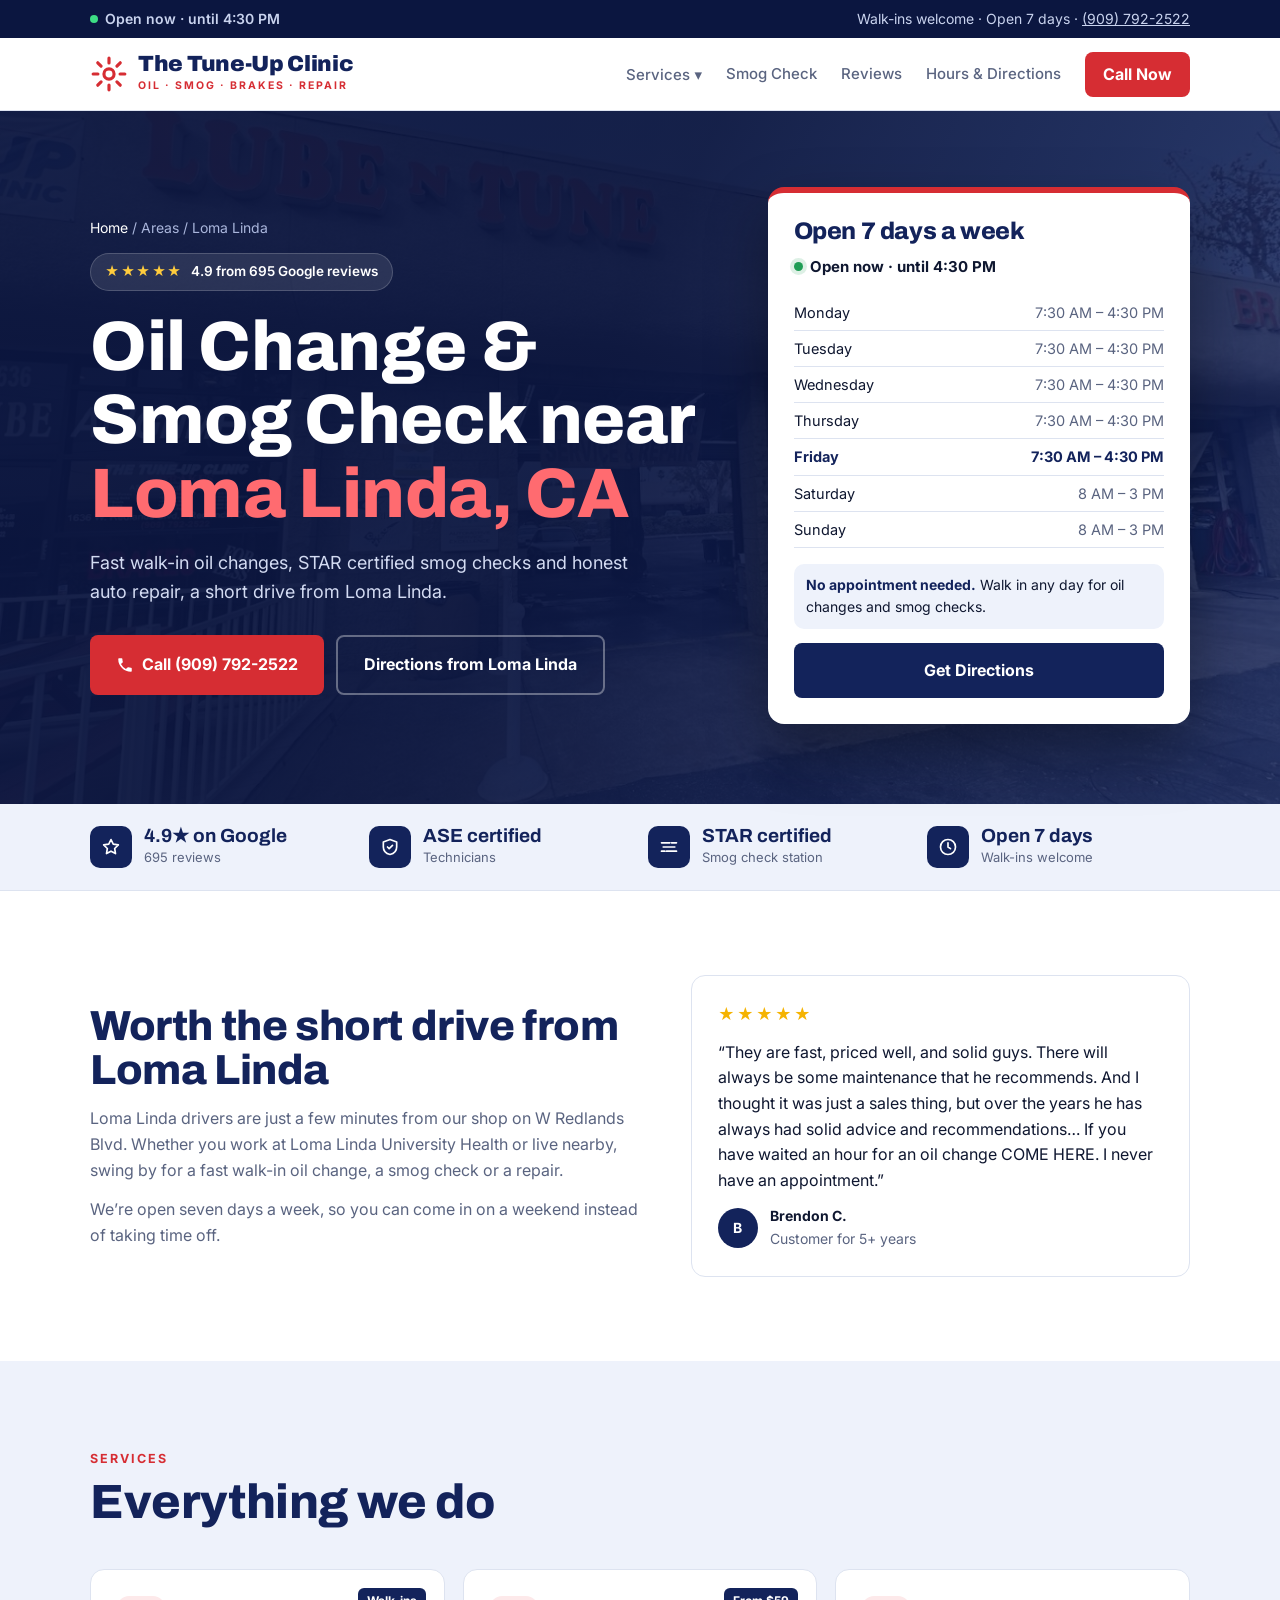
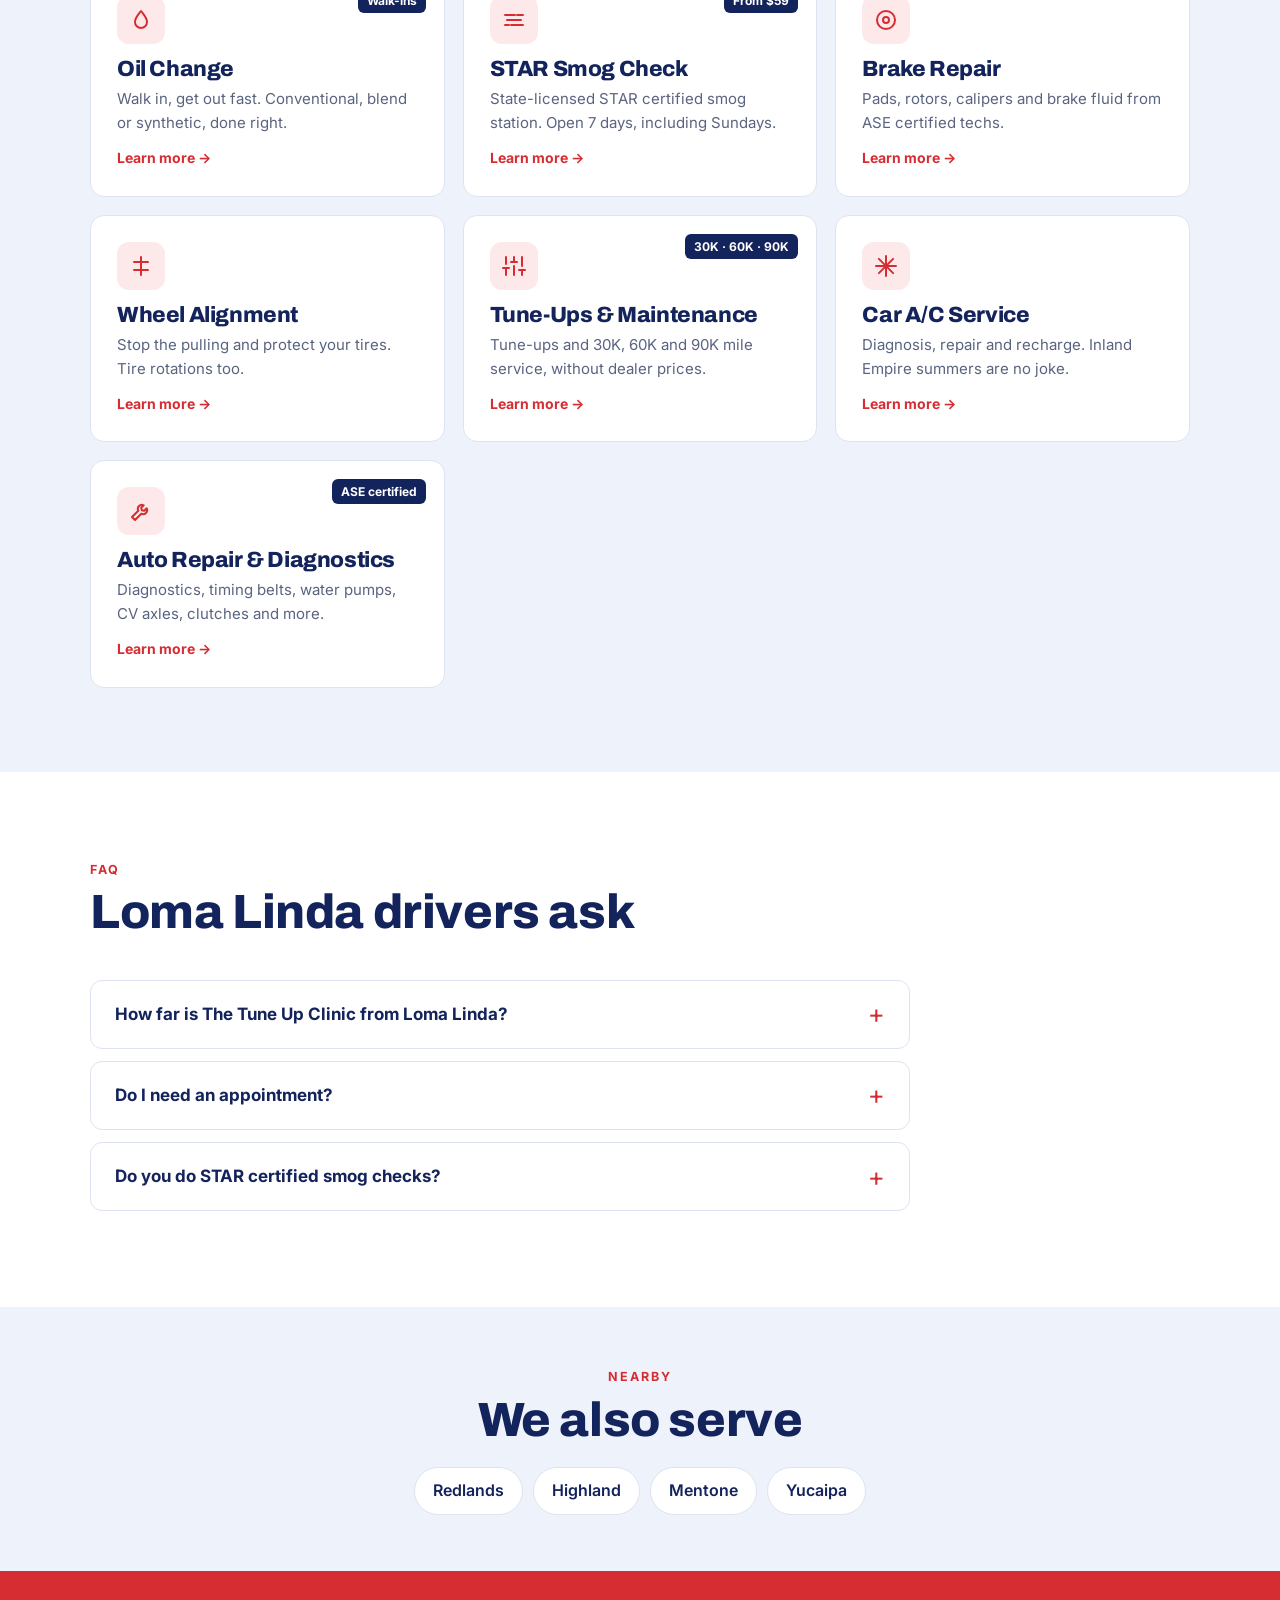
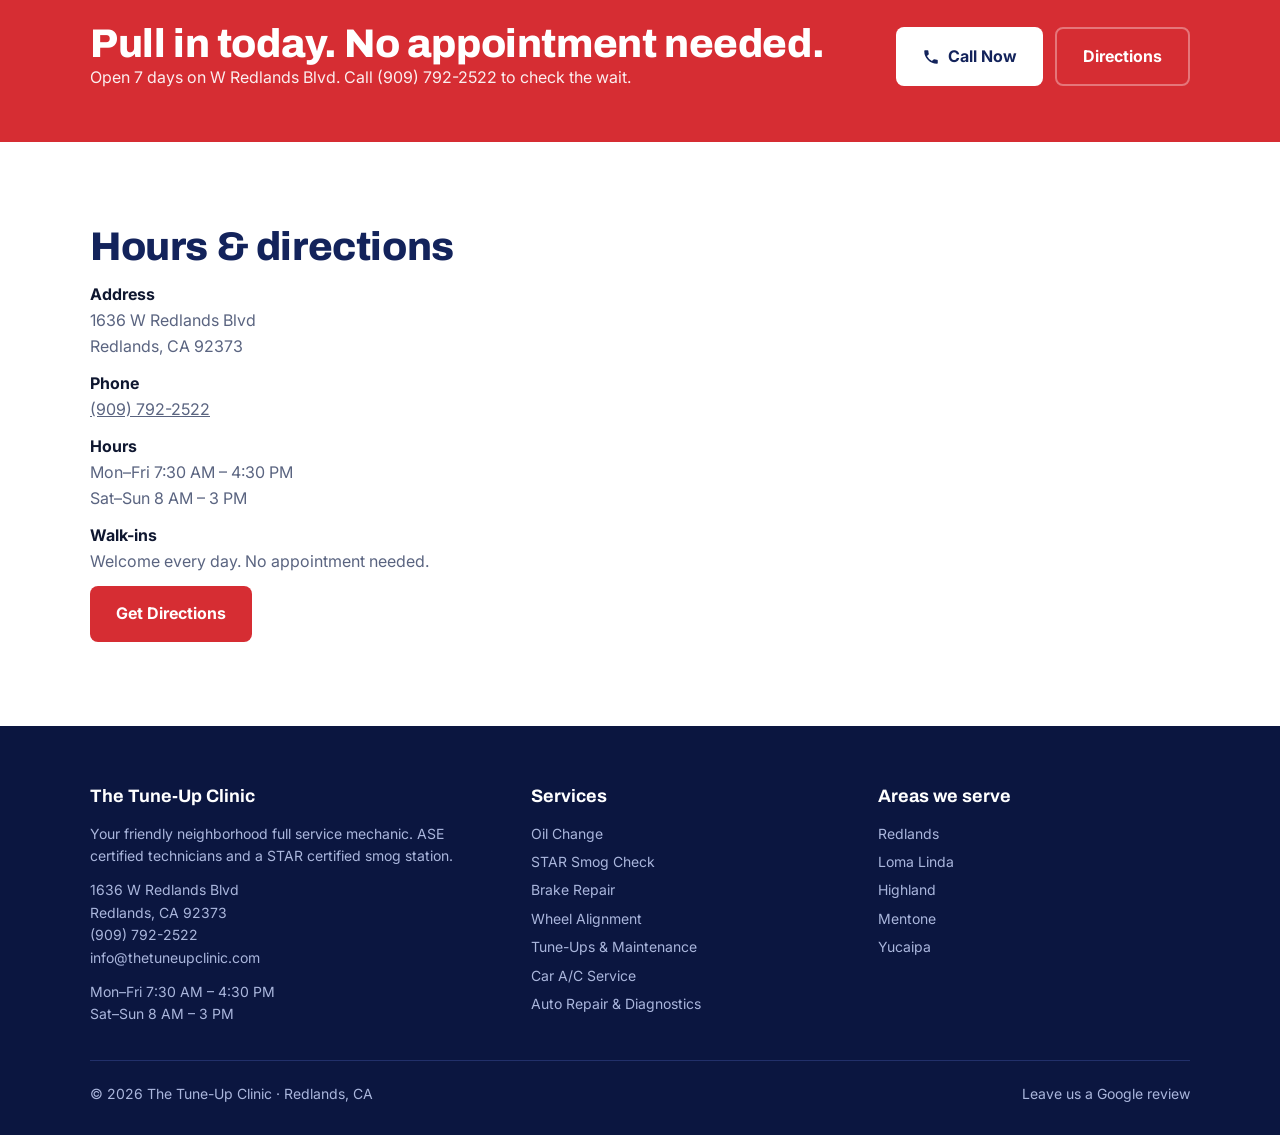
<file: areas/loma-linda/index.html>
<!doctype html>
<html lang="en">
<head>
<meta charset="utf-8">
<meta name="robots" content="noindex, nofollow">
<meta name="viewport" content="width=device-width, initial-scale=1">
<title>Oil Change &amp; Smog Check near Loma Linda, CA | The Tune Up Clinic</title>
<meta name="description" content="Fast walk-in oil changes, STAR certified smog checks and auto repair near Loma Linda, CA. Open 7 days at 1636 W Redlands Blvd, Redlands. 4.9★ from 695 reviews. (909) 792-2522.">
<link rel="canonical" href="https://www.thetuneupclinic.com/areas/loma-linda/">
<meta property="og:title" content="Oil Change &amp; Smog Check near Loma Linda, CA | The Tune Up Clinic">
<meta property="og:description" content="Fast walk-in oil changes, STAR certified smog checks and auto repair near Loma Linda, CA. Open 7 days at 1636 W Redlands Blvd, Redlands. 4.9★ from 695 reviews. (909) 792-2522.">
<meta property="og:type" content="website">
<meta property="og:image" content="https://www.thetuneupclinic.com/assets/photos/team.jpg">
<link rel="preconnect" href="https://fonts.googleapis.com">
<link href="https://fonts.googleapis.com/css2?family=Archivo:wght@700;800;900&family=Inter:wght@400;500;600;700&display=swap" rel="stylesheet">
<link rel="stylesheet" href="../../assets/styles.css">
<script type="application/ld+json">
{
 "@context": "https://schema.org",
 "@graph": [
  {
   "@type": "AutoRepair",
   "@id": "https://www.thetuneupclinic.com/#business",
   "name": "The Tune Up Clinic",
   "url": "https://www.thetuneupclinic.com/",
   "telephone": "+1-909-792-2522",
   "email": "info@thetuneupclinic.com",
   "address": {
    "@type": "PostalAddress",
    "streetAddress": "1636 W Redlands Blvd",
    "addressLocality": "Redlands",
    "addressRegion": "CA",
    "postalCode": "92373",
    "addressCountry": "US"
   },
   "geo": {
    "@type": "GeoCoordinates",
    "latitude": 34.0633676,
    "longitude": -117.2107971
   },
   "openingHoursSpecification": [
    {
     "@type": "OpeningHoursSpecification",
     "dayOfWeek": [
      "Monday",
      "Tuesday",
      "Wednesday",
      "Thursday",
      "Friday"
     ],
     "opens": "07:30",
     "closes": "16:30"
    },
    {
     "@type": "OpeningHoursSpecification",
     "dayOfWeek": [
      "Saturday",
      "Sunday"
     ],
     "opens": "08:00",
     "closes": "15:00"
    }
   ],
   "aggregateRating": {
    "@type": "AggregateRating",
    "ratingValue": "4.9",
    "reviewCount": "695"
   },
   "areaServed": [
    "Redlands",
    "Loma Linda",
    "Highland",
    "Mentone",
    "Yucaipa"
   ],
   "hasMap": "https://www.google.com/maps/place/?q=place_id:ChIJOz0Wf1er3IARNVNzhJ3WkUE"
  },
  {
   "@type": "FAQPage",
   "mainEntity": [
    {
     "@type": "Question",
     "name": "How far is The Tune Up Clinic from Loma Linda?",
     "acceptedAnswer": {
      "@type": "Answer",
      "text": "We’re at 1636 W Redlands Blvd in Redlands, a short drive from Loma Linda."
     }
    },
    {
     "@type": "Question",
     "name": "Do I need an appointment?",
     "acceptedAnswer": {
      "@type": "Answer",
      "text": "No. Walk-ins are welcome seven days a week."
     }
    },
    {
     "@type": "Question",
     "name": "Do you do STAR certified smog checks?",
     "acceptedAnswer": {
      "@type": "Answer",
      "text": "Yes. We’re a STAR certified smog check station, with smog checks from $59."
     }
    }
   ]
  },
  {
   "@type": "BreadcrumbList",
   "itemListElement": [
    {
     "@type": "ListItem",
     "position": 1,
     "name": "Home",
     "item": "https://www.thetuneupclinic.com/"
    },
    {
     "@type": "ListItem",
     "position": 2,
     "name": "Loma Linda",
     "item": "https://www.thetuneupclinic.com/areas/loma-linda/"
    }
   ]
  }
 ]
}
</script>
</head>
<body>
<div class="topbar"><div class="wrap">
  <span class="status js-status"><i class="dot"></i><span>Checking hours…</span></span>
  <span>Walk-ins welcome · Open 7 days · <a href="tel:+19097922522">(909) 792-2522</a></span>
</div></div>
<header class="nav"><div class="wrap">
  <a href="../../" class="logo"><svg class="gear" width="38" height="38" viewBox="0 0 24 24" fill="none" stroke="#d62d33" stroke-width="2" stroke-linecap="round" stroke-linejoin="round"><circle cx="12" cy="12" r="3.2"/><path d="M12 2v3M12 19v3M4.9 4.9l2.1 2.1M17 17l2.1 2.1M2 12h3M19 12h3M4.9 19.1 7 17M17 7l2.1-2.1"/></svg><span><b>The Tune-Up Clinic</b><small>OIL · SMOG · BRAKES · REPAIR</small></span></a>
  <nav>
    <div class="dd"><button type="button" aria-haspopup="true">Services ▾</button><div class="dd-menu"><a href="../../services/oil-change/">Oil Change</a><a href="../../services/smog-check/">STAR Smog Check</a><a href="../../services/brake-repair/">Brake Repair</a><a href="../../services/wheel-alignment/">Wheel Alignment</a><a href="../../services/tune-up-maintenance/">Tune-Ups & Maintenance</a><a href="../../services/car-ac-service/">Car A/C Service</a><a href="../../services/auto-repair/">Auto Repair & Diagnostics</a></div></div>
    <a href="../../services/smog-check/">Smog Check</a><a href="../../#reviews">Reviews</a><a href="../../#visit">Hours &amp; Directions</a>
    <a href="tel:+19097922522" class="btn btn-red">Call Now</a>
  </nav>
</div></header>

<section class="hero" style="padding:0;background-image:url('../../assets/photos/storefront.jpg')"><div class="wrap">
  <div>
    <div class="crumbs"><a href="../../">Home</a> / Areas / Loma Linda</div>
    <span class="eyebrow"><span class="st">★★★★★</span> 4.9 from 695 Google reviews</span>
    <h1>Oil Change &amp; Smog Check near <em>Loma Linda, CA</em></h1>
    <p class="lead">Fast walk-in oil changes, STAR certified smog checks and honest auto repair, a short drive from Loma Linda.</p>
    <div class="ctas"><a href="tel:+19097922522" class="btn btn-red"><svg width="18" height="18" viewBox="0 0 24 24" fill="currentColor"><path d="M6.6 10.8a15.1 15.1 0 0 0 6.6 6.6l2.2-2.2a1 1 0 0 1 1-.25 11.4 11.4 0 0 0 3.6.57 1 1 0 0 1 1 1V20a1 1 0 0 1-1 1A17 17 0 0 1 3 4a1 1 0 0 1 1-1h3.5a1 1 0 0 1 1 1c0 1.25.2 2.45.57 3.57a1 1 0 0 1-.25 1z"/></svg> Call (909) 792-2522</a><a href="https://www.google.com/maps/dir/?api=1&destination=1636+W+Redlands+Blvd+Redlands+CA+92373" target="_blank" rel="noopener" class="btn btn-ghost">Directions from Loma Linda</a></div>
  </div>
  <div class="hcard">
    <h2>Open 7 days a week</h2>
    <div class="pill js-status"><i></i><span>Checking hours…</span></div>
    <table id="hours"></table>
    <div class="walk"><b>No appointment needed.</b> Walk in any day for oil changes and smog checks.</div>
    <a href="https://www.google.com/maps/dir/?api=1&destination=1636+W+Redlands+Blvd+Redlands+CA+92373" target="_blank" rel="noopener" class="btn btn-navy">Get Directions</a>
  </div>
</div></section>

<div class="trust"><div class="wrap">
  <div><span class="ic"><svg width="20" height="20" viewBox="0 0 24 24" fill="none" stroke="currentColor" stroke-width="2" stroke-linecap="round" stroke-linejoin="round"><path d="M12 3l2.7 5.6 6.1.9-4.4 4.3 1 6.1L12 17l-5.4 2.9 1-6.1-4.4-4.3 6.1-.9z"/></svg></span><span><b>4.9★ on Google</b><span>695 reviews</span></span></div>
  <div><span class="ic"><svg width="20" height="20" viewBox="0 0 24 24" fill="none" stroke="currentColor" stroke-width="2" stroke-linecap="round" stroke-linejoin="round"><path d="M12 3l8 3v6c0 5-3.5 8-8 9-4.5-1-8-4-8-9V6z"/><path d="M9 12l2 2 4-4"/></svg></span><span><b>ASE certified</b><span>Technicians</span></span></div>
  <div><span class="ic"><svg width="20" height="20" viewBox="0 0 24 24" fill="none" stroke="currentColor" stroke-width="2" stroke-linecap="round" stroke-linejoin="round"><path d="M3 17h4M9 17h12M5 12h14M3 7h10M15 7h6"/></svg></span><span><b>STAR certified</b><span>Smog check station</span></span></div>
  <div><span class="ic"><svg width="20" height="20" viewBox="0 0 24 24" fill="none" stroke="currentColor" stroke-width="2" stroke-linecap="round" stroke-linejoin="round"><circle cx="12" cy="12" r="9"/><path d="M12 7v5l3 2"/></svg></span><span><b>Open 7 days</b><span>Walk-ins welcome</span></span></div>
</div></div>

<section><div class="wrap split" style="align-items:center">
  <div class="prose"><h2>Worth the short drive from Loma Linda</h2><p>Loma Linda drivers are just a few minutes from our shop on W Redlands Blvd. Whether you work at Loma Linda University Health or live nearby, swing by for a fast walk-in oil change, a smog check or a repair.</p><p>We’re open seven days a week, so you can come in on a weekend instead of taking time off.</p></div>
  <figure class="quote">
      <div class="stars">★★★★★</div>
      <blockquote>“They are fast, priced well, and solid guys. There will always be some maintenance that he recommends. And I thought it was just a sales thing, but over the years he has always had solid advice and recommendations… If you have waited an hour for an oil change COME HERE. I never have an appointment.”</blockquote>
      <figcaption><span class="av">B</span><span><b>Brendon C.</b>Customer for 5+ years</span></figcaption>
    </figure>
</div></section>

<section class="alt"><div class="wrap">
  <div class="sh"><small>Services</small><h2>Everything we do</h2></div>
  <div class="svc">
    <a href="../../services/oil-change/"><span class="tag">Walk-ins</span><div class="ic"><svg width="24" height="24" viewBox="0 0 24 24" fill="none" stroke="currentColor" stroke-width="2" stroke-linecap="round" stroke-linejoin="round"><path d="M12 3c3 4 6 7 6 11a6 6 0 0 1-12 0c0-4 3-7 6-11z"/></svg></div><h3>Oil Change</h3><p>Walk in, get out fast. Conventional, blend or synthetic, done right.</p><span class="go">Learn more →</span></a>
    <a href="../../services/smog-check/"><span class="tag">From $59</span><div class="ic"><svg width="24" height="24" viewBox="0 0 24 24" fill="none" stroke="currentColor" stroke-width="2" stroke-linecap="round" stroke-linejoin="round"><path d="M3 17h4M9 17h12M5 12h14M3 7h10M15 7h6"/></svg></div><h3>STAR Smog Check</h3><p>State-licensed STAR certified smog station. Open 7 days, including Sundays.</p><span class="go">Learn more →</span></a>
    <a href="../../services/brake-repair/"><div class="ic"><svg width="24" height="24" viewBox="0 0 24 24" fill="none" stroke="currentColor" stroke-width="2" stroke-linecap="round" stroke-linejoin="round"><circle cx="12" cy="12" r="9"/><circle cx="12" cy="12" r="3"/></svg></div><h3>Brake Repair</h3><p>Pads, rotors, calipers and brake fluid from ASE certified techs.</p><span class="go">Learn more →</span></a>
    <a href="../../services/wheel-alignment/"><div class="ic"><svg width="24" height="24" viewBox="0 0 24 24" fill="none" stroke="currentColor" stroke-width="2" stroke-linecap="round" stroke-linejoin="round"><path d="M12 3v18M5 8h14M5 16h14"/></svg></div><h3>Wheel Alignment</h3><p>Stop the pulling and protect your tires. Tire rotations too.</p><span class="go">Learn more →</span></a>
    <a href="../../services/tune-up-maintenance/"><span class="tag">30K · 60K · 90K</span><div class="ic"><svg width="24" height="24" viewBox="0 0 24 24" fill="none" stroke="currentColor" stroke-width="2" stroke-linecap="round" stroke-linejoin="round"><path d="M4 21v-7M4 10V3M12 21v-9M12 8V3M20 21v-5M20 12V3M1 14h6M9 8h6M17 16h6"/></svg></div><h3>Tune-Ups & Maintenance</h3><p>Tune-ups and 30K, 60K and 90K mile service, without dealer prices.</p><span class="go">Learn more →</span></a>
    <a href="../../services/car-ac-service/"><div class="ic"><svg width="24" height="24" viewBox="0 0 24 24" fill="none" stroke="currentColor" stroke-width="2" stroke-linecap="round" stroke-linejoin="round"><path d="M12 2v20M4.9 4.9l14.2 14.2M2 12h20M4.9 19.1 19.1 4.9"/></svg></div><h3>Car A/C Service</h3><p>Diagnosis, repair and recharge. Inland Empire summers are no joke.</p><span class="go">Learn more →</span></a>
    <a href="../../services/auto-repair/"><span class="tag">ASE certified</span><div class="ic"><svg width="24" height="24" viewBox="0 0 24 24" fill="none" stroke="currentColor" stroke-width="2" stroke-linecap="round" stroke-linejoin="round"><path d="M14.7 6.3a4 4 0 0 0-5.4 5.4L3 18l3 3 6.3-6.3a4 4 0 0 0 5.4-5.4l-2.5 2.5-2.4-.6-.6-2.4z"/></svg></div><h3>Auto Repair & Diagnostics</h3><p>Diagnostics, timing belts, water pumps, CV axles, clutches and more.</p><span class="go">Learn more →</span></a>
  </div>
</div></section>

<section id="faq"><div class="wrap">
  <div class="sh"><small>FAQ</small><h2>Loma Linda drivers ask</h2></div>
  <div class="faq"><details><summary>How far is The Tune Up Clinic from Loma Linda?</summary><p>We’re at 1636 W Redlands Blvd in Redlands, a short drive from Loma Linda.</p></details>
<details><summary>Do I need an appointment?</summary><p>No. Walk-ins are welcome seven days a week.</p></details>
<details><summary>Do you do STAR certified smog checks?</summary><p>Yes. We’re a STAR certified smog check station, with smog checks from $59.</p></details></div>
</div></section>

<section class="alt" style="padding:56px 0"><div class="wrap">
  <div class="sh c" style="margin-bottom:22px"><small>Nearby</small><h2>We also serve</h2></div>
  <div class="towns"><a href="../../">Redlands</a><a href="../../areas/highland/">Highland</a><a href="../../areas/mentone/">Mentone</a><a href="../../areas/yucaipa/">Yucaipa</a></div>
</div></section>

<section class="cta" style="padding:52px 0"><div class="wrap">
  <div><h2>Pull in today. No appointment needed.</h2><p>Open 7 days on W Redlands Blvd. Call (909) 792-2522 to check the wait.</p></div>
  <div class="ctas"><a href="tel:+19097922522" class="btn btn-white"><svg width="18" height="18" viewBox="0 0 24 24" fill="currentColor"><path d="M6.6 10.8a15.1 15.1 0 0 0 6.6 6.6l2.2-2.2a1 1 0 0 1 1-.25 11.4 11.4 0 0 0 3.6.57 1 1 0 0 1 1 1V20a1 1 0 0 1-1 1A17 17 0 0 1 3 4a1 1 0 0 1 1-1h3.5a1 1 0 0 1 1 1c0 1.25.2 2.45.57 3.57a1 1 0 0 1-.25 1z"/></svg> Call Now</a><a href="https://www.google.com/maps/dir/?api=1&destination=1636+W+Redlands+Blvd+Redlands+CA+92373" target="_blank" rel="noopener" class="btn btn-ghost">Directions</a></div>
</div></section>

<section id="visit"><div class="wrap visit">
  <div>
    <h2>Hours &amp; directions</h2>
    <p><b>Address</b>1636 W Redlands Blvd<br>Redlands, CA 92373</p>
    <p><b>Phone</b><a href="tel:+19097922522">(909) 792-2522</a></p>
    <p><b>Hours</b>Mon–Fri 7:30 AM – 4:30 PM<br>Sat–Sun 8 AM – 3 PM</p>
    <p><b>Walk-ins</b>Welcome every day. No appointment needed.</p>
    <a href="https://www.google.com/maps/dir/?api=1&destination=1636+W+Redlands+Blvd+Redlands+CA+92373" target="_blank" rel="noopener" class="btn btn-red">Get Directions</a>
  </div>
  <iframe class="map" loading="lazy" title="Map to The Tune Up Clinic" src="https://maps.google.com/maps?q=1636+W+Redlands+Blvd,+Redlands,+CA+92373&z=16&output=embed"></iframe>
</div></section>

<footer><div class="wrap">
  <div class="fcols">
    <div>
      <h4>The Tune-Up Clinic</h4>
      <p>Your friendly neighborhood full service mechanic. ASE certified technicians and a STAR certified smog station.</p>
      <p style="margin-top:12px">1636 W Redlands Blvd<br>Redlands, CA 92373<br><a href="tel:+19097922522">(909) 792-2522</a><br><a href="mailto:info@thetuneupclinic.com">info@thetuneupclinic.com</a></p>
      <p style="margin-top:12px">Mon–Fri 7:30 AM – 4:30 PM<br>Sat–Sun 8 AM – 3 PM</p>
    </div>
    <div><h4>Services</h4><ul><li><a href="../../services/oil-change/">Oil Change</a></li><li><a href="../../services/smog-check/">STAR Smog Check</a></li><li><a href="../../services/brake-repair/">Brake Repair</a></li><li><a href="../../services/wheel-alignment/">Wheel Alignment</a></li><li><a href="../../services/tune-up-maintenance/">Tune-Ups & Maintenance</a></li><li><a href="../../services/car-ac-service/">Car A/C Service</a></li><li><a href="../../services/auto-repair/">Auto Repair & Diagnostics</a></li></ul></div>
    <div><h4>Areas we serve</h4><ul><li><a href="../../">Redlands</a></li><li><a href="../../areas/loma-linda/">Loma Linda</a></li><li><a href="../../areas/highland/">Highland</a></li><li><a href="../../areas/mentone/">Mentone</a></li><li><a href="../../areas/yucaipa/">Yucaipa</a></li></ul></div>
  </div>
  <div class="fbot"><span>© <span class="yr"></span> The Tune-Up Clinic · Redlands, CA</span><span><a href="https://search.google.com/local/writereview?placeid=ChIJOz0Wf1er3IARNVNzhJ3WkUE" target="_blank" rel="noopener">Leave us a Google review</a></span></div>
</div></footer>

<div class="mbar"><a href="tel:+19097922522" class="btn btn-red"><svg width="18" height="18" viewBox="0 0 24 24" fill="currentColor"><path d="M6.6 10.8a15.1 15.1 0 0 0 6.6 6.6l2.2-2.2a1 1 0 0 1 1-.25 11.4 11.4 0 0 0 3.6.57 1 1 0 0 1 1 1V20a1 1 0 0 1-1 1A17 17 0 0 1 3 4a1 1 0 0 1 1-1h3.5a1 1 0 0 1 1 1c0 1.25.2 2.45.57 3.57a1 1 0 0 1-.25 1z"/></svg> Call Now</a><a href="https://www.google.com/maps/dir/?api=1&destination=1636+W+Redlands+Blvd+Redlands+CA+92373" target="_blank" rel="noopener" class="btn btn-navy">Directions</a></div>
<script src="../../assets/site.js"></script>
</body>
</html>
</file>
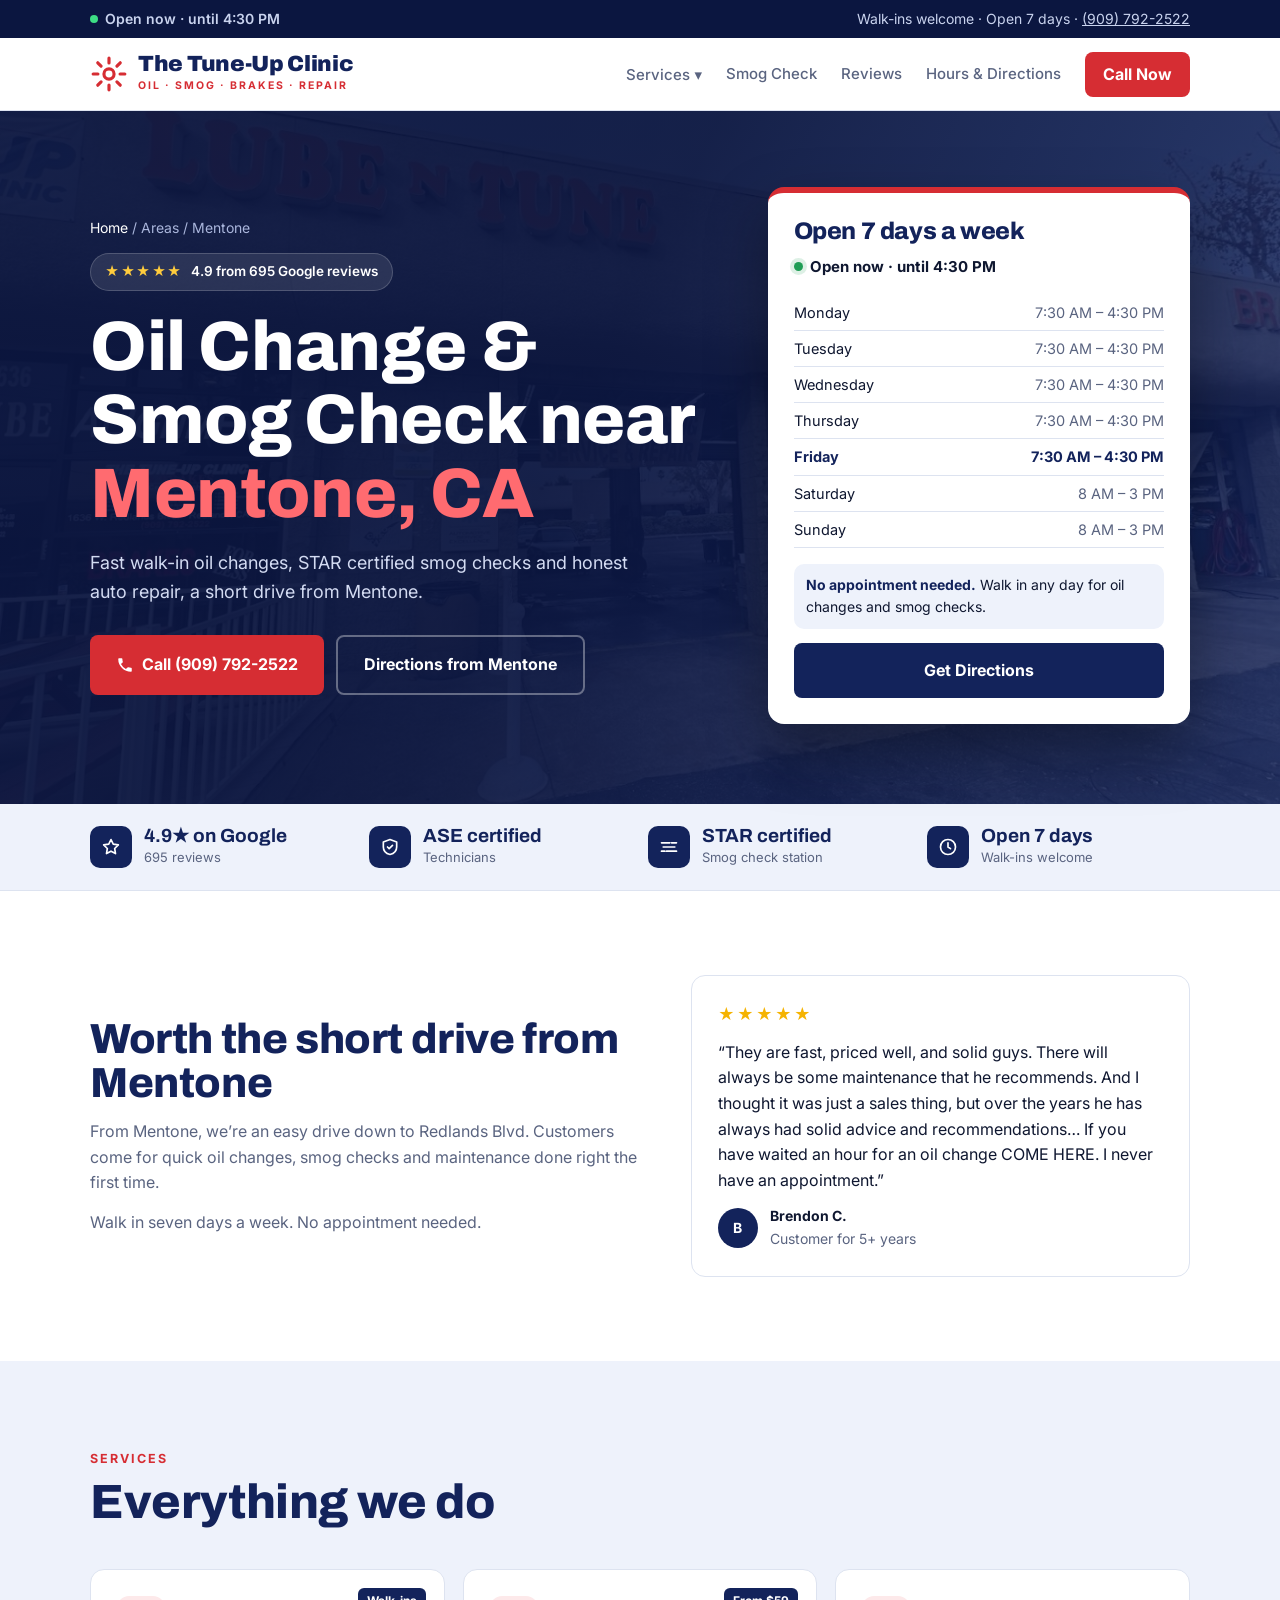
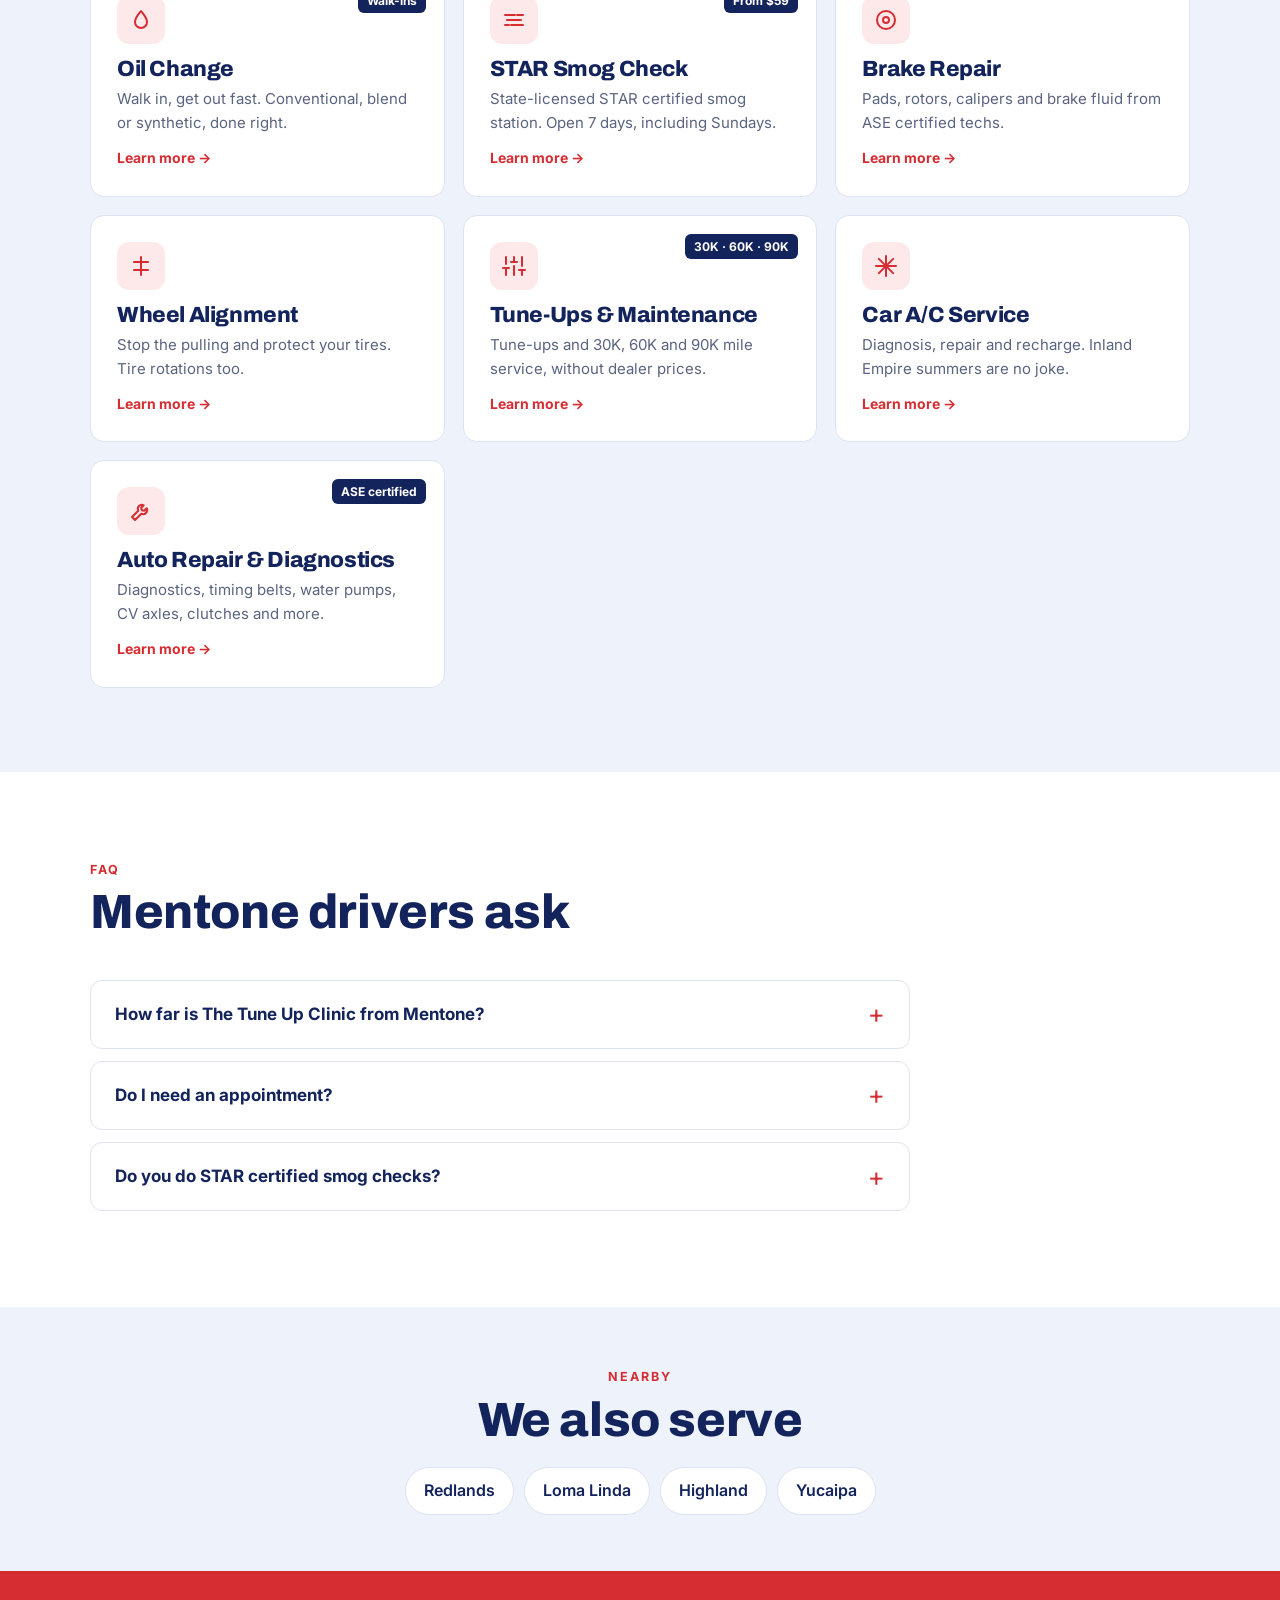
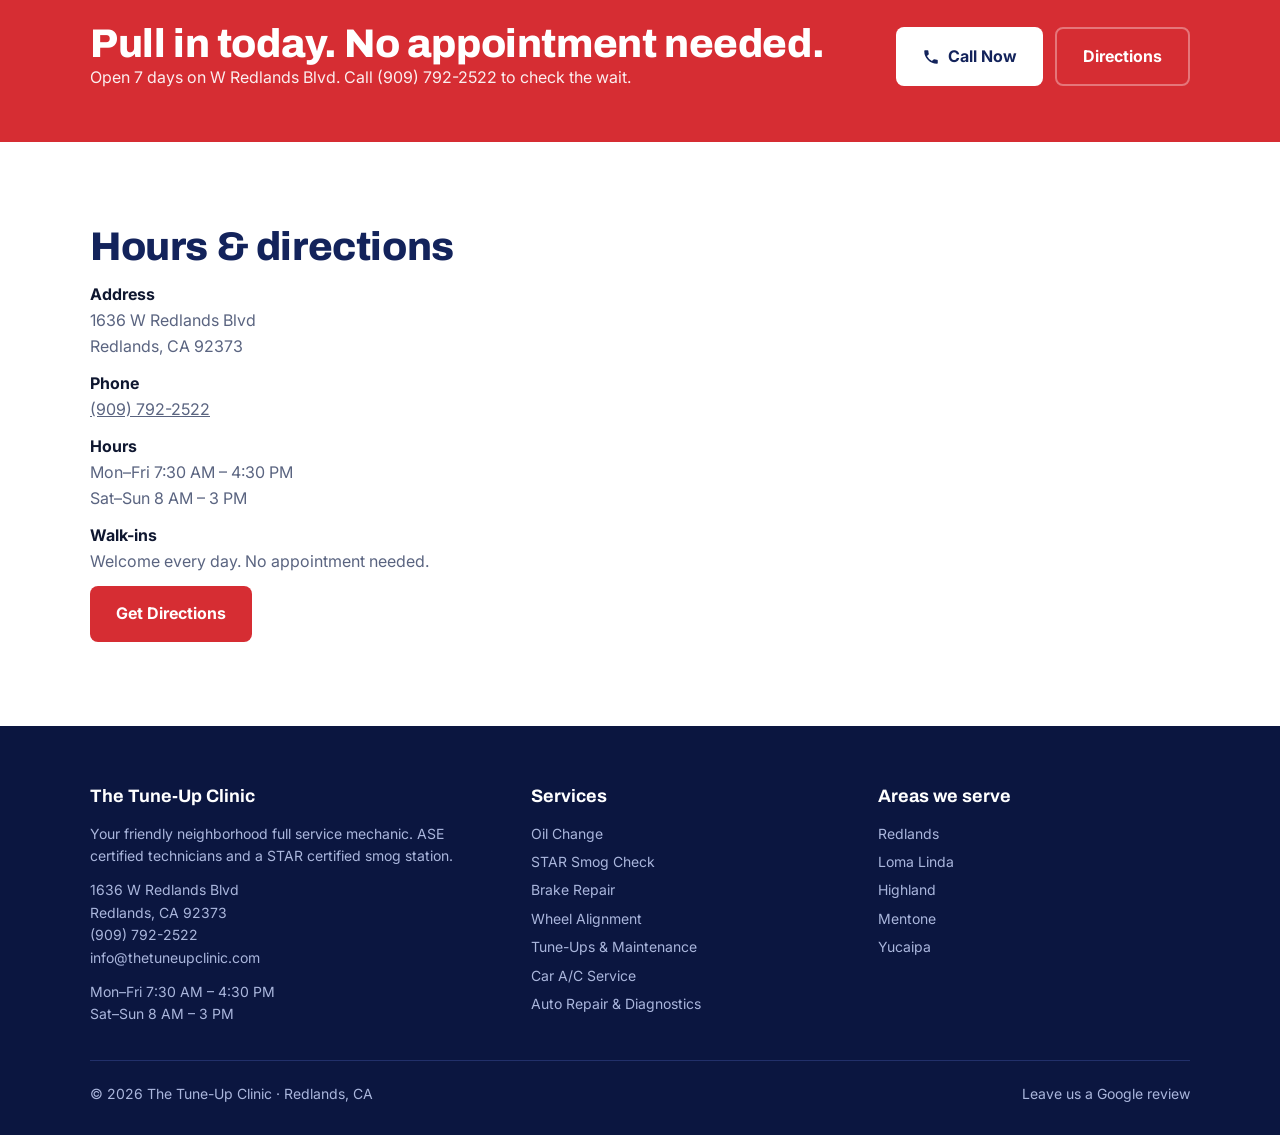
<file: areas/mentone/index.html>
<!doctype html>
<html lang="en">
<head>
<meta charset="utf-8">
<meta name="robots" content="noindex, nofollow">
<meta name="viewport" content="width=device-width, initial-scale=1">
<title>Oil Change &amp; Smog Check near Mentone, CA | The Tune Up Clinic</title>
<meta name="description" content="Fast walk-in oil changes, STAR certified smog checks and auto repair near Mentone, CA. Open 7 days at 1636 W Redlands Blvd, Redlands. 4.9★ from 695 reviews. (909) 792-2522.">
<link rel="canonical" href="https://www.thetuneupclinic.com/areas/mentone/">
<meta property="og:title" content="Oil Change &amp; Smog Check near Mentone, CA | The Tune Up Clinic">
<meta property="og:description" content="Fast walk-in oil changes, STAR certified smog checks and auto repair near Mentone, CA. Open 7 days at 1636 W Redlands Blvd, Redlands. 4.9★ from 695 reviews. (909) 792-2522.">
<meta property="og:type" content="website">
<meta property="og:image" content="https://www.thetuneupclinic.com/assets/photos/team.jpg">
<link rel="preconnect" href="https://fonts.googleapis.com">
<link href="https://fonts.googleapis.com/css2?family=Archivo:wght@700;800;900&family=Inter:wght@400;500;600;700&display=swap" rel="stylesheet">
<link rel="stylesheet" href="../../assets/styles.css">
<script type="application/ld+json">
{
 "@context": "https://schema.org",
 "@graph": [
  {
   "@type": "AutoRepair",
   "@id": "https://www.thetuneupclinic.com/#business",
   "name": "The Tune Up Clinic",
   "url": "https://www.thetuneupclinic.com/",
   "telephone": "+1-909-792-2522",
   "email": "info@thetuneupclinic.com",
   "address": {
    "@type": "PostalAddress",
    "streetAddress": "1636 W Redlands Blvd",
    "addressLocality": "Redlands",
    "addressRegion": "CA",
    "postalCode": "92373",
    "addressCountry": "US"
   },
   "geo": {
    "@type": "GeoCoordinates",
    "latitude": 34.0633676,
    "longitude": -117.2107971
   },
   "openingHoursSpecification": [
    {
     "@type": "OpeningHoursSpecification",
     "dayOfWeek": [
      "Monday",
      "Tuesday",
      "Wednesday",
      "Thursday",
      "Friday"
     ],
     "opens": "07:30",
     "closes": "16:30"
    },
    {
     "@type": "OpeningHoursSpecification",
     "dayOfWeek": [
      "Saturday",
      "Sunday"
     ],
     "opens": "08:00",
     "closes": "15:00"
    }
   ],
   "aggregateRating": {
    "@type": "AggregateRating",
    "ratingValue": "4.9",
    "reviewCount": "695"
   },
   "areaServed": [
    "Redlands",
    "Loma Linda",
    "Highland",
    "Mentone",
    "Yucaipa"
   ],
   "hasMap": "https://www.google.com/maps/place/?q=place_id:ChIJOz0Wf1er3IARNVNzhJ3WkUE"
  },
  {
   "@type": "FAQPage",
   "mainEntity": [
    {
     "@type": "Question",
     "name": "How far is The Tune Up Clinic from Mentone?",
     "acceptedAnswer": {
      "@type": "Answer",
      "text": "We’re at 1636 W Redlands Blvd in Redlands, a short drive from Mentone."
     }
    },
    {
     "@type": "Question",
     "name": "Do I need an appointment?",
     "acceptedAnswer": {
      "@type": "Answer",
      "text": "No. Walk-ins are welcome seven days a week."
     }
    },
    {
     "@type": "Question",
     "name": "Do you do STAR certified smog checks?",
     "acceptedAnswer": {
      "@type": "Answer",
      "text": "Yes. We’re a STAR certified smog check station, with smog checks from $59."
     }
    }
   ]
  },
  {
   "@type": "BreadcrumbList",
   "itemListElement": [
    {
     "@type": "ListItem",
     "position": 1,
     "name": "Home",
     "item": "https://www.thetuneupclinic.com/"
    },
    {
     "@type": "ListItem",
     "position": 2,
     "name": "Mentone",
     "item": "https://www.thetuneupclinic.com/areas/mentone/"
    }
   ]
  }
 ]
}
</script>
</head>
<body>
<div class="topbar"><div class="wrap">
  <span class="status js-status"><i class="dot"></i><span>Checking hours…</span></span>
  <span>Walk-ins welcome · Open 7 days · <a href="tel:+19097922522">(909) 792-2522</a></span>
</div></div>
<header class="nav"><div class="wrap">
  <a href="../../" class="logo"><svg class="gear" width="38" height="38" viewBox="0 0 24 24" fill="none" stroke="#d62d33" stroke-width="2" stroke-linecap="round" stroke-linejoin="round"><circle cx="12" cy="12" r="3.2"/><path d="M12 2v3M12 19v3M4.9 4.9l2.1 2.1M17 17l2.1 2.1M2 12h3M19 12h3M4.9 19.1 7 17M17 7l2.1-2.1"/></svg><span><b>The Tune-Up Clinic</b><small>OIL · SMOG · BRAKES · REPAIR</small></span></a>
  <nav>
    <div class="dd"><button type="button" aria-haspopup="true">Services ▾</button><div class="dd-menu"><a href="../../services/oil-change/">Oil Change</a><a href="../../services/smog-check/">STAR Smog Check</a><a href="../../services/brake-repair/">Brake Repair</a><a href="../../services/wheel-alignment/">Wheel Alignment</a><a href="../../services/tune-up-maintenance/">Tune-Ups & Maintenance</a><a href="../../services/car-ac-service/">Car A/C Service</a><a href="../../services/auto-repair/">Auto Repair & Diagnostics</a></div></div>
    <a href="../../services/smog-check/">Smog Check</a><a href="../../#reviews">Reviews</a><a href="../../#visit">Hours &amp; Directions</a>
    <a href="tel:+19097922522" class="btn btn-red">Call Now</a>
  </nav>
</div></header>

<section class="hero" style="padding:0;background-image:url('../../assets/photos/storefront.jpg')"><div class="wrap">
  <div>
    <div class="crumbs"><a href="../../">Home</a> / Areas / Mentone</div>
    <span class="eyebrow"><span class="st">★★★★★</span> 4.9 from 695 Google reviews</span>
    <h1>Oil Change &amp; Smog Check near <em>Mentone, CA</em></h1>
    <p class="lead">Fast walk-in oil changes, STAR certified smog checks and honest auto repair, a short drive from Mentone.</p>
    <div class="ctas"><a href="tel:+19097922522" class="btn btn-red"><svg width="18" height="18" viewBox="0 0 24 24" fill="currentColor"><path d="M6.6 10.8a15.1 15.1 0 0 0 6.6 6.6l2.2-2.2a1 1 0 0 1 1-.25 11.4 11.4 0 0 0 3.6.57 1 1 0 0 1 1 1V20a1 1 0 0 1-1 1A17 17 0 0 1 3 4a1 1 0 0 1 1-1h3.5a1 1 0 0 1 1 1c0 1.25.2 2.45.57 3.57a1 1 0 0 1-.25 1z"/></svg> Call (909) 792-2522</a><a href="https://www.google.com/maps/dir/?api=1&destination=1636+W+Redlands+Blvd+Redlands+CA+92373" target="_blank" rel="noopener" class="btn btn-ghost">Directions from Mentone</a></div>
  </div>
  <div class="hcard">
    <h2>Open 7 days a week</h2>
    <div class="pill js-status"><i></i><span>Checking hours…</span></div>
    <table id="hours"></table>
    <div class="walk"><b>No appointment needed.</b> Walk in any day for oil changes and smog checks.</div>
    <a href="https://www.google.com/maps/dir/?api=1&destination=1636+W+Redlands+Blvd+Redlands+CA+92373" target="_blank" rel="noopener" class="btn btn-navy">Get Directions</a>
  </div>
</div></section>

<div class="trust"><div class="wrap">
  <div><span class="ic"><svg width="20" height="20" viewBox="0 0 24 24" fill="none" stroke="currentColor" stroke-width="2" stroke-linecap="round" stroke-linejoin="round"><path d="M12 3l2.7 5.6 6.1.9-4.4 4.3 1 6.1L12 17l-5.4 2.9 1-6.1-4.4-4.3 6.1-.9z"/></svg></span><span><b>4.9★ on Google</b><span>695 reviews</span></span></div>
  <div><span class="ic"><svg width="20" height="20" viewBox="0 0 24 24" fill="none" stroke="currentColor" stroke-width="2" stroke-linecap="round" stroke-linejoin="round"><path d="M12 3l8 3v6c0 5-3.5 8-8 9-4.5-1-8-4-8-9V6z"/><path d="M9 12l2 2 4-4"/></svg></span><span><b>ASE certified</b><span>Technicians</span></span></div>
  <div><span class="ic"><svg width="20" height="20" viewBox="0 0 24 24" fill="none" stroke="currentColor" stroke-width="2" stroke-linecap="round" stroke-linejoin="round"><path d="M3 17h4M9 17h12M5 12h14M3 7h10M15 7h6"/></svg></span><span><b>STAR certified</b><span>Smog check station</span></span></div>
  <div><span class="ic"><svg width="20" height="20" viewBox="0 0 24 24" fill="none" stroke="currentColor" stroke-width="2" stroke-linecap="round" stroke-linejoin="round"><circle cx="12" cy="12" r="9"/><path d="M12 7v5l3 2"/></svg></span><span><b>Open 7 days</b><span>Walk-ins welcome</span></span></div>
</div></div>

<section><div class="wrap split" style="align-items:center">
  <div class="prose"><h2>Worth the short drive from Mentone</h2><p>From Mentone, we’re an easy drive down to Redlands Blvd. Customers come for quick oil changes, smog checks and maintenance done right the first time.</p><p>Walk in seven days a week. No appointment needed.</p></div>
  <figure class="quote">
      <div class="stars">★★★★★</div>
      <blockquote>“They are fast, priced well, and solid guys. There will always be some maintenance that he recommends. And I thought it was just a sales thing, but over the years he has always had solid advice and recommendations… If you have waited an hour for an oil change COME HERE. I never have an appointment.”</blockquote>
      <figcaption><span class="av">B</span><span><b>Brendon C.</b>Customer for 5+ years</span></figcaption>
    </figure>
</div></section>

<section class="alt"><div class="wrap">
  <div class="sh"><small>Services</small><h2>Everything we do</h2></div>
  <div class="svc">
    <a href="../../services/oil-change/"><span class="tag">Walk-ins</span><div class="ic"><svg width="24" height="24" viewBox="0 0 24 24" fill="none" stroke="currentColor" stroke-width="2" stroke-linecap="round" stroke-linejoin="round"><path d="M12 3c3 4 6 7 6 11a6 6 0 0 1-12 0c0-4 3-7 6-11z"/></svg></div><h3>Oil Change</h3><p>Walk in, get out fast. Conventional, blend or synthetic, done right.</p><span class="go">Learn more →</span></a>
    <a href="../../services/smog-check/"><span class="tag">From $59</span><div class="ic"><svg width="24" height="24" viewBox="0 0 24 24" fill="none" stroke="currentColor" stroke-width="2" stroke-linecap="round" stroke-linejoin="round"><path d="M3 17h4M9 17h12M5 12h14M3 7h10M15 7h6"/></svg></div><h3>STAR Smog Check</h3><p>State-licensed STAR certified smog station. Open 7 days, including Sundays.</p><span class="go">Learn more →</span></a>
    <a href="../../services/brake-repair/"><div class="ic"><svg width="24" height="24" viewBox="0 0 24 24" fill="none" stroke="currentColor" stroke-width="2" stroke-linecap="round" stroke-linejoin="round"><circle cx="12" cy="12" r="9"/><circle cx="12" cy="12" r="3"/></svg></div><h3>Brake Repair</h3><p>Pads, rotors, calipers and brake fluid from ASE certified techs.</p><span class="go">Learn more →</span></a>
    <a href="../../services/wheel-alignment/"><div class="ic"><svg width="24" height="24" viewBox="0 0 24 24" fill="none" stroke="currentColor" stroke-width="2" stroke-linecap="round" stroke-linejoin="round"><path d="M12 3v18M5 8h14M5 16h14"/></svg></div><h3>Wheel Alignment</h3><p>Stop the pulling and protect your tires. Tire rotations too.</p><span class="go">Learn more →</span></a>
    <a href="../../services/tune-up-maintenance/"><span class="tag">30K · 60K · 90K</span><div class="ic"><svg width="24" height="24" viewBox="0 0 24 24" fill="none" stroke="currentColor" stroke-width="2" stroke-linecap="round" stroke-linejoin="round"><path d="M4 21v-7M4 10V3M12 21v-9M12 8V3M20 21v-5M20 12V3M1 14h6M9 8h6M17 16h6"/></svg></div><h3>Tune-Ups & Maintenance</h3><p>Tune-ups and 30K, 60K and 90K mile service, without dealer prices.</p><span class="go">Learn more →</span></a>
    <a href="../../services/car-ac-service/"><div class="ic"><svg width="24" height="24" viewBox="0 0 24 24" fill="none" stroke="currentColor" stroke-width="2" stroke-linecap="round" stroke-linejoin="round"><path d="M12 2v20M4.9 4.9l14.2 14.2M2 12h20M4.9 19.1 19.1 4.9"/></svg></div><h3>Car A/C Service</h3><p>Diagnosis, repair and recharge. Inland Empire summers are no joke.</p><span class="go">Learn more →</span></a>
    <a href="../../services/auto-repair/"><span class="tag">ASE certified</span><div class="ic"><svg width="24" height="24" viewBox="0 0 24 24" fill="none" stroke="currentColor" stroke-width="2" stroke-linecap="round" stroke-linejoin="round"><path d="M14.7 6.3a4 4 0 0 0-5.4 5.4L3 18l3 3 6.3-6.3a4 4 0 0 0 5.4-5.4l-2.5 2.5-2.4-.6-.6-2.4z"/></svg></div><h3>Auto Repair & Diagnostics</h3><p>Diagnostics, timing belts, water pumps, CV axles, clutches and more.</p><span class="go">Learn more →</span></a>
  </div>
</div></section>

<section id="faq"><div class="wrap">
  <div class="sh"><small>FAQ</small><h2>Mentone drivers ask</h2></div>
  <div class="faq"><details><summary>How far is The Tune Up Clinic from Mentone?</summary><p>We’re at 1636 W Redlands Blvd in Redlands, a short drive from Mentone.</p></details>
<details><summary>Do I need an appointment?</summary><p>No. Walk-ins are welcome seven days a week.</p></details>
<details><summary>Do you do STAR certified smog checks?</summary><p>Yes. We’re a STAR certified smog check station, with smog checks from $59.</p></details></div>
</div></section>

<section class="alt" style="padding:56px 0"><div class="wrap">
  <div class="sh c" style="margin-bottom:22px"><small>Nearby</small><h2>We also serve</h2></div>
  <div class="towns"><a href="../../">Redlands</a><a href="../../areas/loma-linda/">Loma Linda</a><a href="../../areas/highland/">Highland</a><a href="../../areas/yucaipa/">Yucaipa</a></div>
</div></section>

<section class="cta" style="padding:52px 0"><div class="wrap">
  <div><h2>Pull in today. No appointment needed.</h2><p>Open 7 days on W Redlands Blvd. Call (909) 792-2522 to check the wait.</p></div>
  <div class="ctas"><a href="tel:+19097922522" class="btn btn-white"><svg width="18" height="18" viewBox="0 0 24 24" fill="currentColor"><path d="M6.6 10.8a15.1 15.1 0 0 0 6.6 6.6l2.2-2.2a1 1 0 0 1 1-.25 11.4 11.4 0 0 0 3.6.57 1 1 0 0 1 1 1V20a1 1 0 0 1-1 1A17 17 0 0 1 3 4a1 1 0 0 1 1-1h3.5a1 1 0 0 1 1 1c0 1.25.2 2.45.57 3.57a1 1 0 0 1-.25 1z"/></svg> Call Now</a><a href="https://www.google.com/maps/dir/?api=1&destination=1636+W+Redlands+Blvd+Redlands+CA+92373" target="_blank" rel="noopener" class="btn btn-ghost">Directions</a></div>
</div></section>

<section id="visit"><div class="wrap visit">
  <div>
    <h2>Hours &amp; directions</h2>
    <p><b>Address</b>1636 W Redlands Blvd<br>Redlands, CA 92373</p>
    <p><b>Phone</b><a href="tel:+19097922522">(909) 792-2522</a></p>
    <p><b>Hours</b>Mon–Fri 7:30 AM – 4:30 PM<br>Sat–Sun 8 AM – 3 PM</p>
    <p><b>Walk-ins</b>Welcome every day. No appointment needed.</p>
    <a href="https://www.google.com/maps/dir/?api=1&destination=1636+W+Redlands+Blvd+Redlands+CA+92373" target="_blank" rel="noopener" class="btn btn-red">Get Directions</a>
  </div>
  <iframe class="map" loading="lazy" title="Map to The Tune Up Clinic" src="https://maps.google.com/maps?q=1636+W+Redlands+Blvd,+Redlands,+CA+92373&z=16&output=embed"></iframe>
</div></section>

<footer><div class="wrap">
  <div class="fcols">
    <div>
      <h4>The Tune-Up Clinic</h4>
      <p>Your friendly neighborhood full service mechanic. ASE certified technicians and a STAR certified smog station.</p>
      <p style="margin-top:12px">1636 W Redlands Blvd<br>Redlands, CA 92373<br><a href="tel:+19097922522">(909) 792-2522</a><br><a href="mailto:info@thetuneupclinic.com">info@thetuneupclinic.com</a></p>
      <p style="margin-top:12px">Mon–Fri 7:30 AM – 4:30 PM<br>Sat–Sun 8 AM – 3 PM</p>
    </div>
    <div><h4>Services</h4><ul><li><a href="../../services/oil-change/">Oil Change</a></li><li><a href="../../services/smog-check/">STAR Smog Check</a></li><li><a href="../../services/brake-repair/">Brake Repair</a></li><li><a href="../../services/wheel-alignment/">Wheel Alignment</a></li><li><a href="../../services/tune-up-maintenance/">Tune-Ups & Maintenance</a></li><li><a href="../../services/car-ac-service/">Car A/C Service</a></li><li><a href="../../services/auto-repair/">Auto Repair & Diagnostics</a></li></ul></div>
    <div><h4>Areas we serve</h4><ul><li><a href="../../">Redlands</a></li><li><a href="../../areas/loma-linda/">Loma Linda</a></li><li><a href="../../areas/highland/">Highland</a></li><li><a href="../../areas/mentone/">Mentone</a></li><li><a href="../../areas/yucaipa/">Yucaipa</a></li></ul></div>
  </div>
  <div class="fbot"><span>© <span class="yr"></span> The Tune-Up Clinic · Redlands, CA</span><span><a href="https://search.google.com/local/writereview?placeid=ChIJOz0Wf1er3IARNVNzhJ3WkUE" target="_blank" rel="noopener">Leave us a Google review</a></span></div>
</div></footer>

<div class="mbar"><a href="tel:+19097922522" class="btn btn-red"><svg width="18" height="18" viewBox="0 0 24 24" fill="currentColor"><path d="M6.6 10.8a15.1 15.1 0 0 0 6.6 6.6l2.2-2.2a1 1 0 0 1 1-.25 11.4 11.4 0 0 0 3.6.57 1 1 0 0 1 1 1V20a1 1 0 0 1-1 1A17 17 0 0 1 3 4a1 1 0 0 1 1-1h3.5a1 1 0 0 1 1 1c0 1.25.2 2.45.57 3.57a1 1 0 0 1-.25 1z"/></svg> Call Now</a><a href="https://www.google.com/maps/dir/?api=1&destination=1636+W+Redlands+Blvd+Redlands+CA+92373" target="_blank" rel="noopener" class="btn btn-navy">Directions</a></div>
<script src="../../assets/site.js"></script>
</body>
</html>
</file>
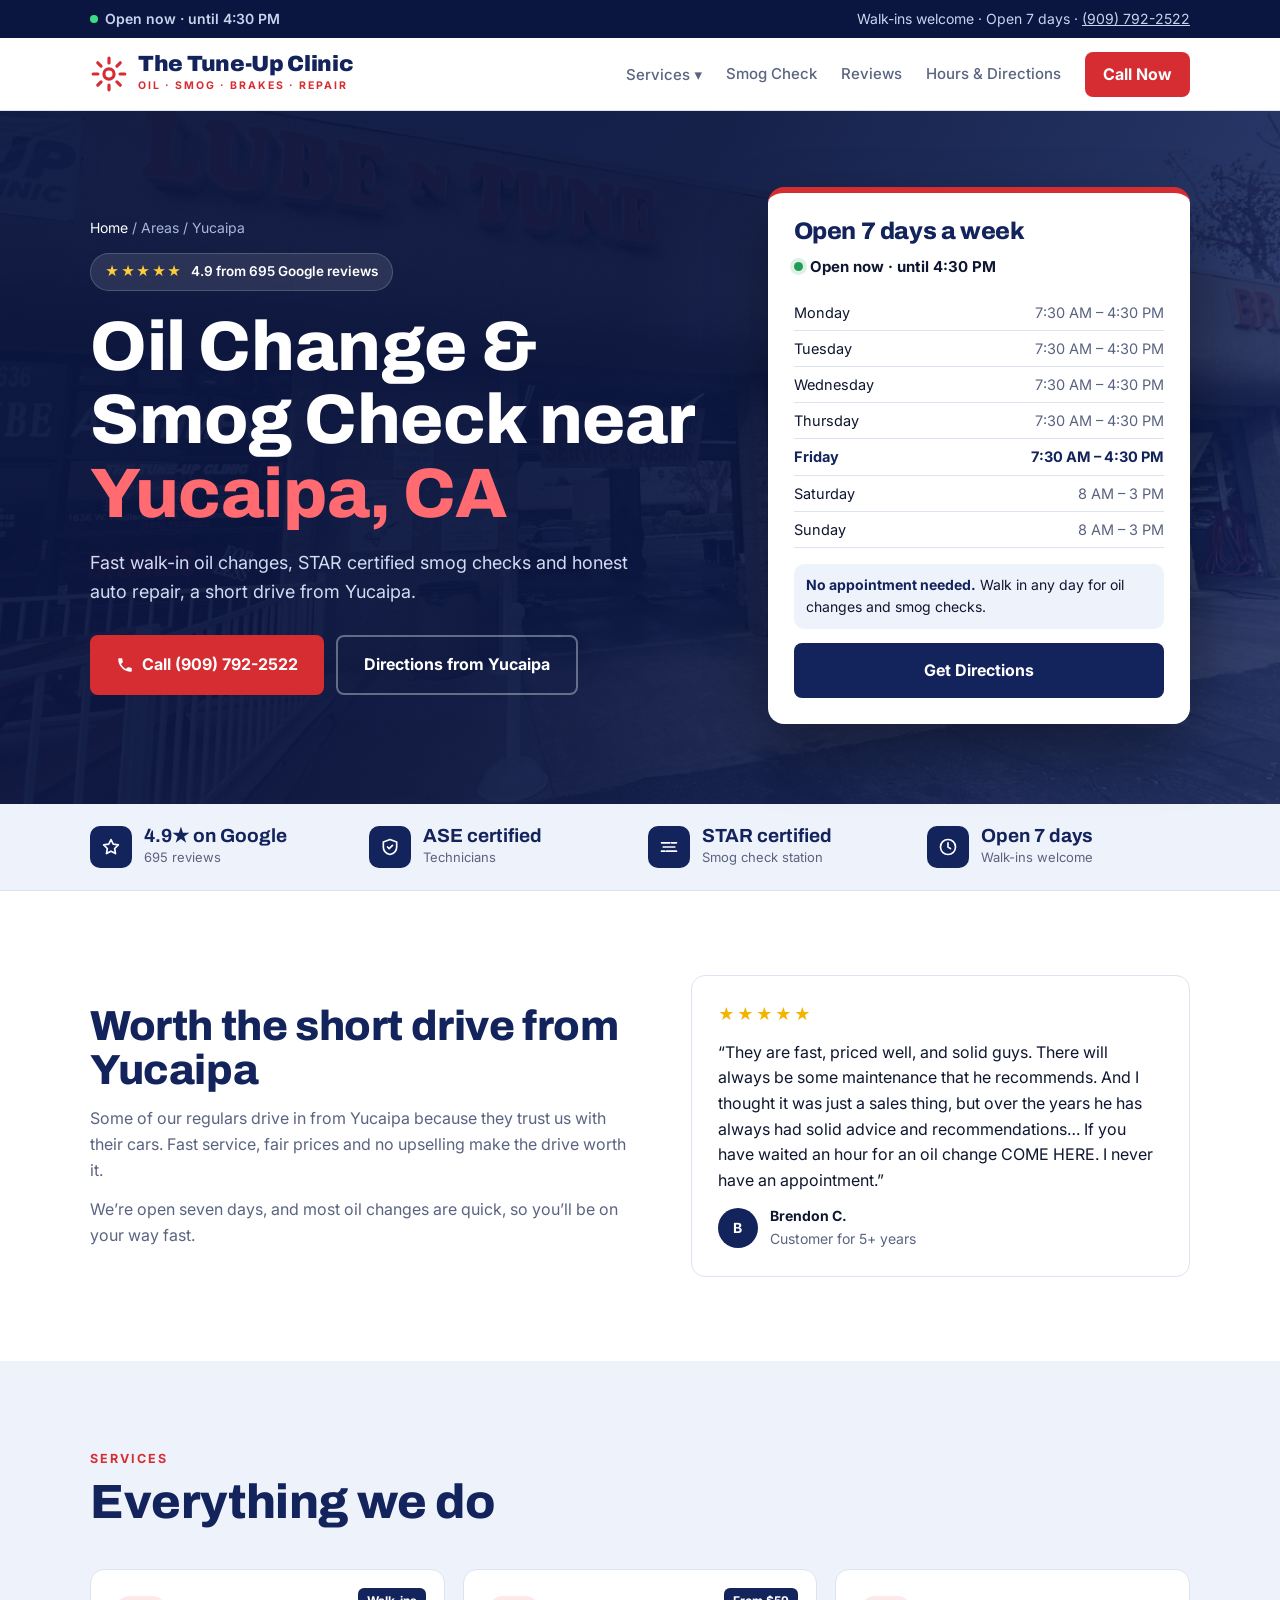
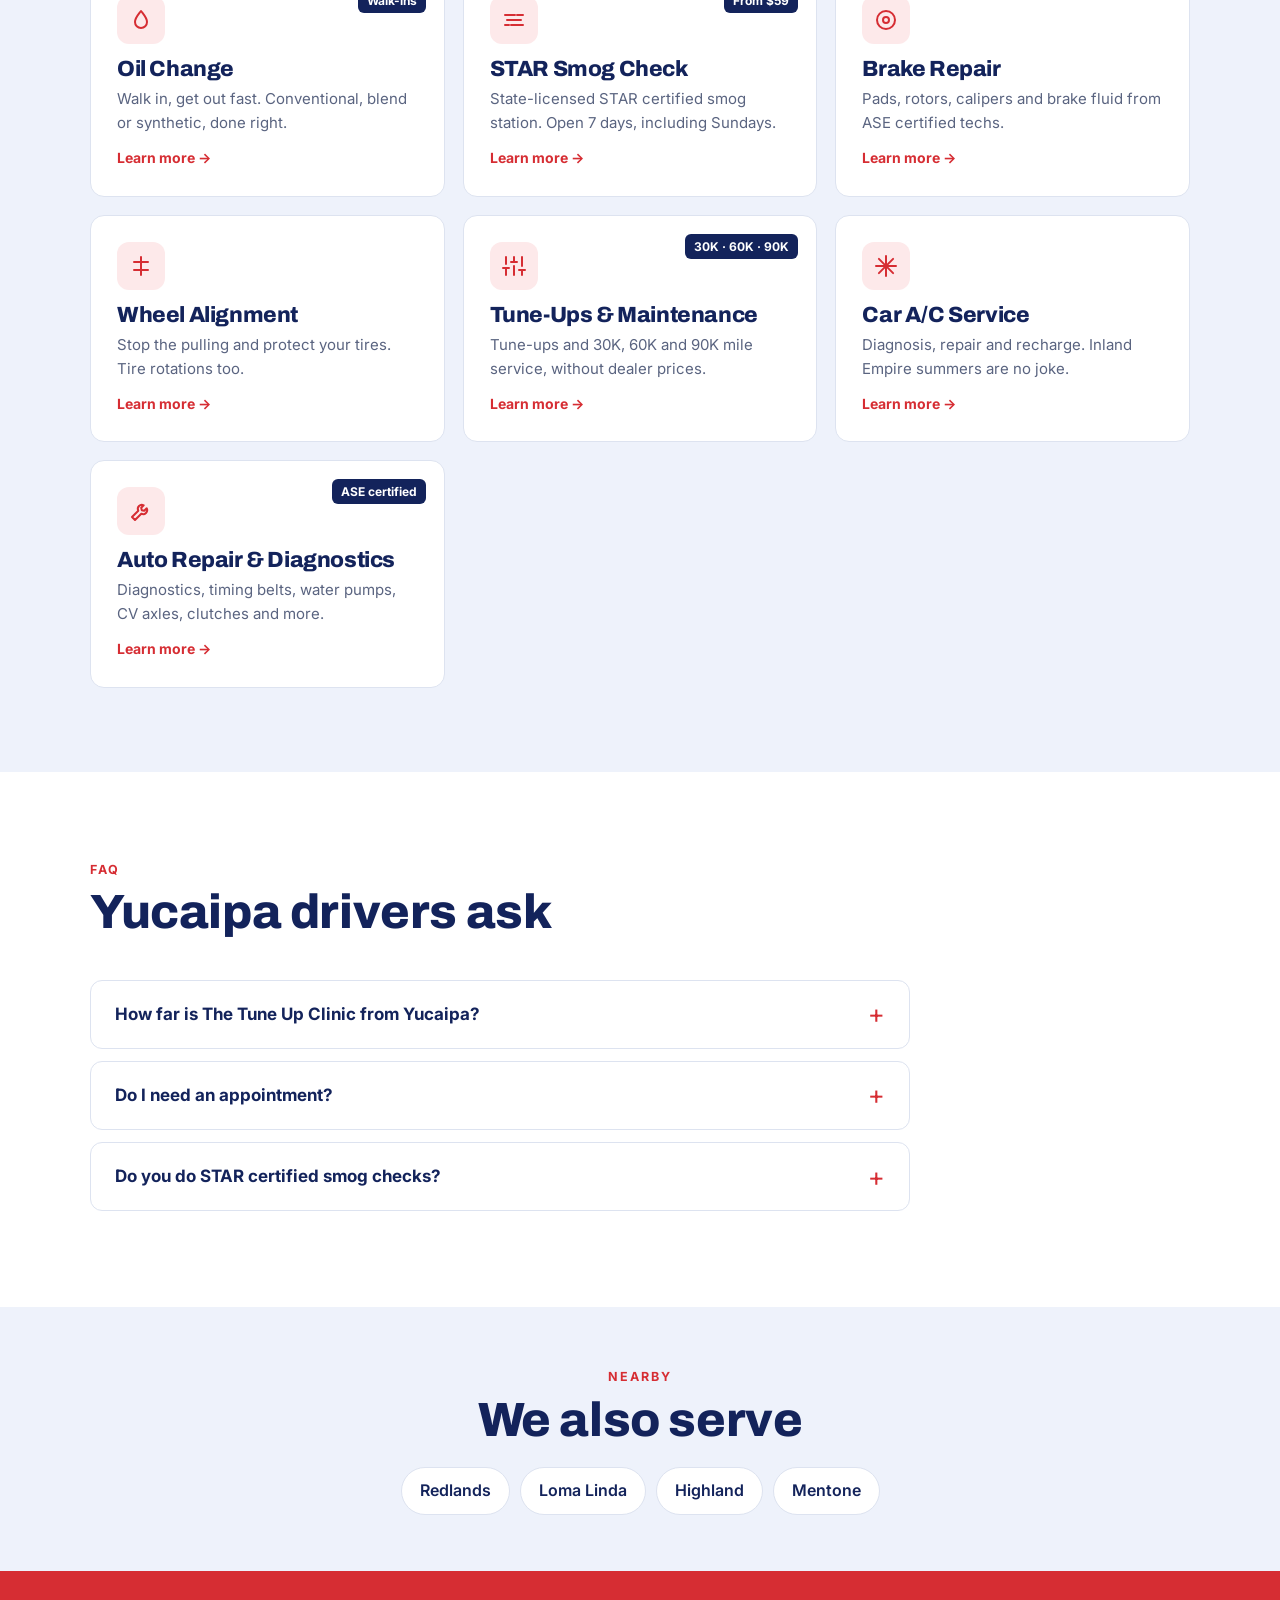
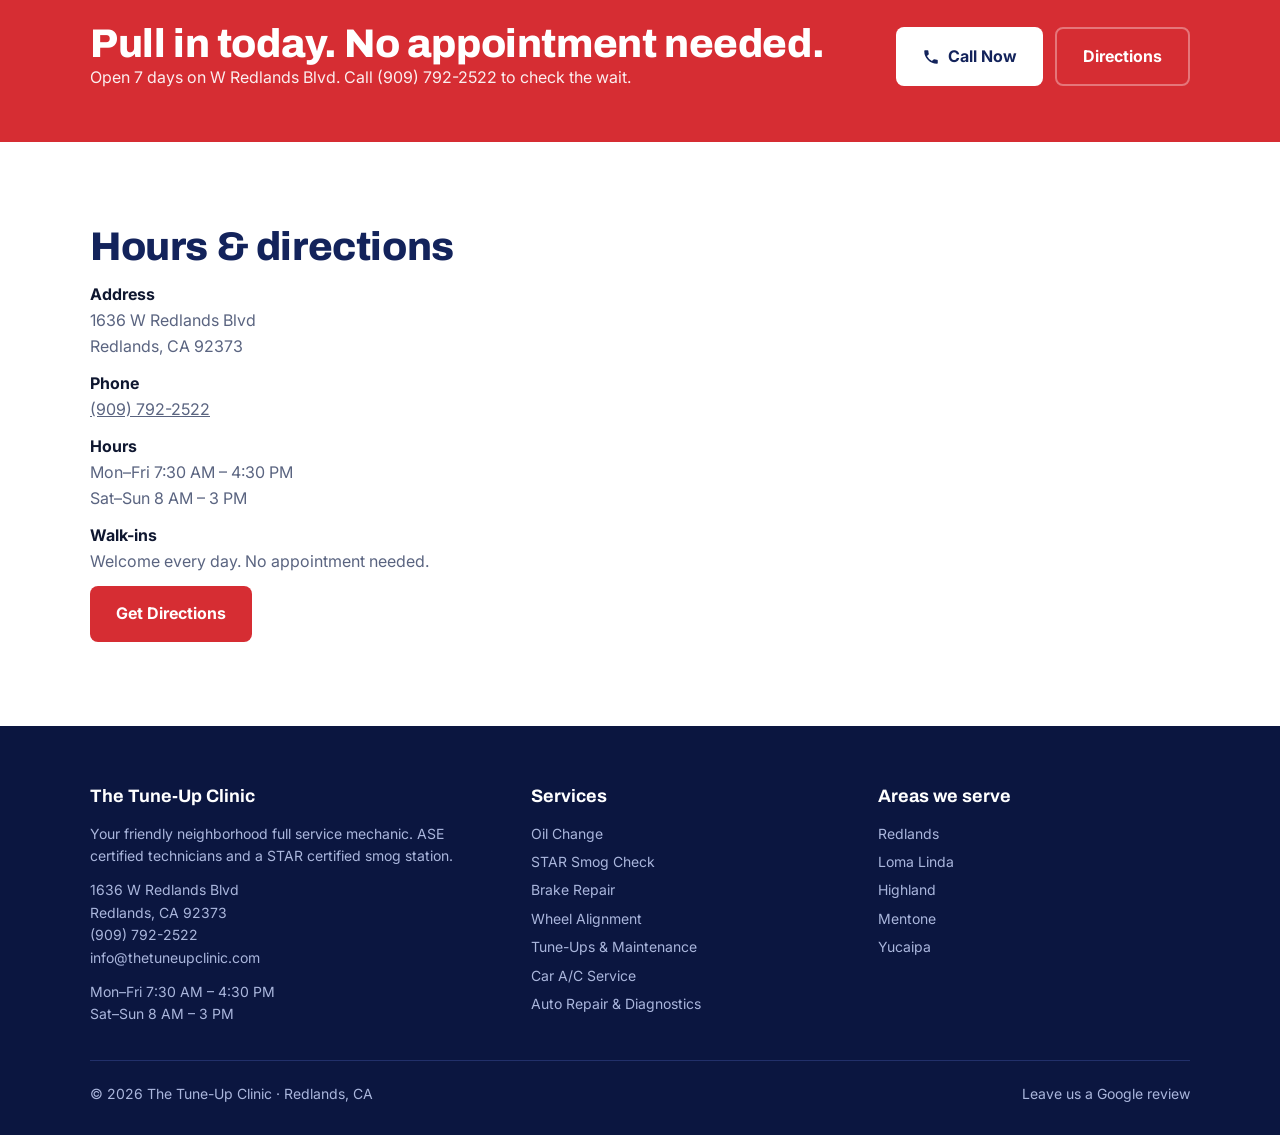
<file: areas/yucaipa/index.html>
<!doctype html>
<html lang="en">
<head>
<meta charset="utf-8">
<meta name="robots" content="noindex, nofollow">
<meta name="viewport" content="width=device-width, initial-scale=1">
<title>Oil Change &amp; Smog Check near Yucaipa, CA | The Tune Up Clinic</title>
<meta name="description" content="Fast walk-in oil changes, STAR certified smog checks and auto repair near Yucaipa, CA. Open 7 days at 1636 W Redlands Blvd, Redlands. 4.9★ from 695 reviews. (909) 792-2522.">
<link rel="canonical" href="https://www.thetuneupclinic.com/areas/yucaipa/">
<meta property="og:title" content="Oil Change &amp; Smog Check near Yucaipa, CA | The Tune Up Clinic">
<meta property="og:description" content="Fast walk-in oil changes, STAR certified smog checks and auto repair near Yucaipa, CA. Open 7 days at 1636 W Redlands Blvd, Redlands. 4.9★ from 695 reviews. (909) 792-2522.">
<meta property="og:type" content="website">
<meta property="og:image" content="https://www.thetuneupclinic.com/assets/photos/team.jpg">
<link rel="preconnect" href="https://fonts.googleapis.com">
<link href="https://fonts.googleapis.com/css2?family=Archivo:wght@700;800;900&family=Inter:wght@400;500;600;700&display=swap" rel="stylesheet">
<link rel="stylesheet" href="../../assets/styles.css">
<script type="application/ld+json">
{
 "@context": "https://schema.org",
 "@graph": [
  {
   "@type": "AutoRepair",
   "@id": "https://www.thetuneupclinic.com/#business",
   "name": "The Tune Up Clinic",
   "url": "https://www.thetuneupclinic.com/",
   "telephone": "+1-909-792-2522",
   "email": "info@thetuneupclinic.com",
   "address": {
    "@type": "PostalAddress",
    "streetAddress": "1636 W Redlands Blvd",
    "addressLocality": "Redlands",
    "addressRegion": "CA",
    "postalCode": "92373",
    "addressCountry": "US"
   },
   "geo": {
    "@type": "GeoCoordinates",
    "latitude": 34.0633676,
    "longitude": -117.2107971
   },
   "openingHoursSpecification": [
    {
     "@type": "OpeningHoursSpecification",
     "dayOfWeek": [
      "Monday",
      "Tuesday",
      "Wednesday",
      "Thursday",
      "Friday"
     ],
     "opens": "07:30",
     "closes": "16:30"
    },
    {
     "@type": "OpeningHoursSpecification",
     "dayOfWeek": [
      "Saturday",
      "Sunday"
     ],
     "opens": "08:00",
     "closes": "15:00"
    }
   ],
   "aggregateRating": {
    "@type": "AggregateRating",
    "ratingValue": "4.9",
    "reviewCount": "695"
   },
   "areaServed": [
    "Redlands",
    "Loma Linda",
    "Highland",
    "Mentone",
    "Yucaipa"
   ],
   "hasMap": "https://www.google.com/maps/place/?q=place_id:ChIJOz0Wf1er3IARNVNzhJ3WkUE"
  },
  {
   "@type": "FAQPage",
   "mainEntity": [
    {
     "@type": "Question",
     "name": "How far is The Tune Up Clinic from Yucaipa?",
     "acceptedAnswer": {
      "@type": "Answer",
      "text": "We’re at 1636 W Redlands Blvd in Redlands, a short drive from Yucaipa."
     }
    },
    {
     "@type": "Question",
     "name": "Do I need an appointment?",
     "acceptedAnswer": {
      "@type": "Answer",
      "text": "No. Walk-ins are welcome seven days a week."
     }
    },
    {
     "@type": "Question",
     "name": "Do you do STAR certified smog checks?",
     "acceptedAnswer": {
      "@type": "Answer",
      "text": "Yes. We’re a STAR certified smog check station, with smog checks from $59."
     }
    }
   ]
  },
  {
   "@type": "BreadcrumbList",
   "itemListElement": [
    {
     "@type": "ListItem",
     "position": 1,
     "name": "Home",
     "item": "https://www.thetuneupclinic.com/"
    },
    {
     "@type": "ListItem",
     "position": 2,
     "name": "Yucaipa",
     "item": "https://www.thetuneupclinic.com/areas/yucaipa/"
    }
   ]
  }
 ]
}
</script>
</head>
<body>
<div class="topbar"><div class="wrap">
  <span class="status js-status"><i class="dot"></i><span>Checking hours…</span></span>
  <span>Walk-ins welcome · Open 7 days · <a href="tel:+19097922522">(909) 792-2522</a></span>
</div></div>
<header class="nav"><div class="wrap">
  <a href="../../" class="logo"><svg class="gear" width="38" height="38" viewBox="0 0 24 24" fill="none" stroke="#d62d33" stroke-width="2" stroke-linecap="round" stroke-linejoin="round"><circle cx="12" cy="12" r="3.2"/><path d="M12 2v3M12 19v3M4.9 4.9l2.1 2.1M17 17l2.1 2.1M2 12h3M19 12h3M4.9 19.1 7 17M17 7l2.1-2.1"/></svg><span><b>The Tune-Up Clinic</b><small>OIL · SMOG · BRAKES · REPAIR</small></span></a>
  <nav>
    <div class="dd"><button type="button" aria-haspopup="true">Services ▾</button><div class="dd-menu"><a href="../../services/oil-change/">Oil Change</a><a href="../../services/smog-check/">STAR Smog Check</a><a href="../../services/brake-repair/">Brake Repair</a><a href="../../services/wheel-alignment/">Wheel Alignment</a><a href="../../services/tune-up-maintenance/">Tune-Ups & Maintenance</a><a href="../../services/car-ac-service/">Car A/C Service</a><a href="../../services/auto-repair/">Auto Repair & Diagnostics</a></div></div>
    <a href="../../services/smog-check/">Smog Check</a><a href="../../#reviews">Reviews</a><a href="../../#visit">Hours &amp; Directions</a>
    <a href="tel:+19097922522" class="btn btn-red">Call Now</a>
  </nav>
</div></header>

<section class="hero" style="padding:0;background-image:url('../../assets/photos/storefront.jpg')"><div class="wrap">
  <div>
    <div class="crumbs"><a href="../../">Home</a> / Areas / Yucaipa</div>
    <span class="eyebrow"><span class="st">★★★★★</span> 4.9 from 695 Google reviews</span>
    <h1>Oil Change &amp; Smog Check near <em>Yucaipa, CA</em></h1>
    <p class="lead">Fast walk-in oil changes, STAR certified smog checks and honest auto repair, a short drive from Yucaipa.</p>
    <div class="ctas"><a href="tel:+19097922522" class="btn btn-red"><svg width="18" height="18" viewBox="0 0 24 24" fill="currentColor"><path d="M6.6 10.8a15.1 15.1 0 0 0 6.6 6.6l2.2-2.2a1 1 0 0 1 1-.25 11.4 11.4 0 0 0 3.6.57 1 1 0 0 1 1 1V20a1 1 0 0 1-1 1A17 17 0 0 1 3 4a1 1 0 0 1 1-1h3.5a1 1 0 0 1 1 1c0 1.25.2 2.45.57 3.57a1 1 0 0 1-.25 1z"/></svg> Call (909) 792-2522</a><a href="https://www.google.com/maps/dir/?api=1&destination=1636+W+Redlands+Blvd+Redlands+CA+92373" target="_blank" rel="noopener" class="btn btn-ghost">Directions from Yucaipa</a></div>
  </div>
  <div class="hcard">
    <h2>Open 7 days a week</h2>
    <div class="pill js-status"><i></i><span>Checking hours…</span></div>
    <table id="hours"></table>
    <div class="walk"><b>No appointment needed.</b> Walk in any day for oil changes and smog checks.</div>
    <a href="https://www.google.com/maps/dir/?api=1&destination=1636+W+Redlands+Blvd+Redlands+CA+92373" target="_blank" rel="noopener" class="btn btn-navy">Get Directions</a>
  </div>
</div></section>

<div class="trust"><div class="wrap">
  <div><span class="ic"><svg width="20" height="20" viewBox="0 0 24 24" fill="none" stroke="currentColor" stroke-width="2" stroke-linecap="round" stroke-linejoin="round"><path d="M12 3l2.7 5.6 6.1.9-4.4 4.3 1 6.1L12 17l-5.4 2.9 1-6.1-4.4-4.3 6.1-.9z"/></svg></span><span><b>4.9★ on Google</b><span>695 reviews</span></span></div>
  <div><span class="ic"><svg width="20" height="20" viewBox="0 0 24 24" fill="none" stroke="currentColor" stroke-width="2" stroke-linecap="round" stroke-linejoin="round"><path d="M12 3l8 3v6c0 5-3.5 8-8 9-4.5-1-8-4-8-9V6z"/><path d="M9 12l2 2 4-4"/></svg></span><span><b>ASE certified</b><span>Technicians</span></span></div>
  <div><span class="ic"><svg width="20" height="20" viewBox="0 0 24 24" fill="none" stroke="currentColor" stroke-width="2" stroke-linecap="round" stroke-linejoin="round"><path d="M3 17h4M9 17h12M5 12h14M3 7h10M15 7h6"/></svg></span><span><b>STAR certified</b><span>Smog check station</span></span></div>
  <div><span class="ic"><svg width="20" height="20" viewBox="0 0 24 24" fill="none" stroke="currentColor" stroke-width="2" stroke-linecap="round" stroke-linejoin="round"><circle cx="12" cy="12" r="9"/><path d="M12 7v5l3 2"/></svg></span><span><b>Open 7 days</b><span>Walk-ins welcome</span></span></div>
</div></div>

<section><div class="wrap split" style="align-items:center">
  <div class="prose"><h2>Worth the short drive from Yucaipa</h2><p>Some of our regulars drive in from Yucaipa because they trust us with their cars. Fast service, fair prices and no upselling make the drive worth it.</p><p>We’re open seven days, and most oil changes are quick, so you’ll be on your way fast.</p></div>
  <figure class="quote">
      <div class="stars">★★★★★</div>
      <blockquote>“They are fast, priced well, and solid guys. There will always be some maintenance that he recommends. And I thought it was just a sales thing, but over the years he has always had solid advice and recommendations… If you have waited an hour for an oil change COME HERE. I never have an appointment.”</blockquote>
      <figcaption><span class="av">B</span><span><b>Brendon C.</b>Customer for 5+ years</span></figcaption>
    </figure>
</div></section>

<section class="alt"><div class="wrap">
  <div class="sh"><small>Services</small><h2>Everything we do</h2></div>
  <div class="svc">
    <a href="../../services/oil-change/"><span class="tag">Walk-ins</span><div class="ic"><svg width="24" height="24" viewBox="0 0 24 24" fill="none" stroke="currentColor" stroke-width="2" stroke-linecap="round" stroke-linejoin="round"><path d="M12 3c3 4 6 7 6 11a6 6 0 0 1-12 0c0-4 3-7 6-11z"/></svg></div><h3>Oil Change</h3><p>Walk in, get out fast. Conventional, blend or synthetic, done right.</p><span class="go">Learn more →</span></a>
    <a href="../../services/smog-check/"><span class="tag">From $59</span><div class="ic"><svg width="24" height="24" viewBox="0 0 24 24" fill="none" stroke="currentColor" stroke-width="2" stroke-linecap="round" stroke-linejoin="round"><path d="M3 17h4M9 17h12M5 12h14M3 7h10M15 7h6"/></svg></div><h3>STAR Smog Check</h3><p>State-licensed STAR certified smog station. Open 7 days, including Sundays.</p><span class="go">Learn more →</span></a>
    <a href="../../services/brake-repair/"><div class="ic"><svg width="24" height="24" viewBox="0 0 24 24" fill="none" stroke="currentColor" stroke-width="2" stroke-linecap="round" stroke-linejoin="round"><circle cx="12" cy="12" r="9"/><circle cx="12" cy="12" r="3"/></svg></div><h3>Brake Repair</h3><p>Pads, rotors, calipers and brake fluid from ASE certified techs.</p><span class="go">Learn more →</span></a>
    <a href="../../services/wheel-alignment/"><div class="ic"><svg width="24" height="24" viewBox="0 0 24 24" fill="none" stroke="currentColor" stroke-width="2" stroke-linecap="round" stroke-linejoin="round"><path d="M12 3v18M5 8h14M5 16h14"/></svg></div><h3>Wheel Alignment</h3><p>Stop the pulling and protect your tires. Tire rotations too.</p><span class="go">Learn more →</span></a>
    <a href="../../services/tune-up-maintenance/"><span class="tag">30K · 60K · 90K</span><div class="ic"><svg width="24" height="24" viewBox="0 0 24 24" fill="none" stroke="currentColor" stroke-width="2" stroke-linecap="round" stroke-linejoin="round"><path d="M4 21v-7M4 10V3M12 21v-9M12 8V3M20 21v-5M20 12V3M1 14h6M9 8h6M17 16h6"/></svg></div><h3>Tune-Ups & Maintenance</h3><p>Tune-ups and 30K, 60K and 90K mile service, without dealer prices.</p><span class="go">Learn more →</span></a>
    <a href="../../services/car-ac-service/"><div class="ic"><svg width="24" height="24" viewBox="0 0 24 24" fill="none" stroke="currentColor" stroke-width="2" stroke-linecap="round" stroke-linejoin="round"><path d="M12 2v20M4.9 4.9l14.2 14.2M2 12h20M4.9 19.1 19.1 4.9"/></svg></div><h3>Car A/C Service</h3><p>Diagnosis, repair and recharge. Inland Empire summers are no joke.</p><span class="go">Learn more →</span></a>
    <a href="../../services/auto-repair/"><span class="tag">ASE certified</span><div class="ic"><svg width="24" height="24" viewBox="0 0 24 24" fill="none" stroke="currentColor" stroke-width="2" stroke-linecap="round" stroke-linejoin="round"><path d="M14.7 6.3a4 4 0 0 0-5.4 5.4L3 18l3 3 6.3-6.3a4 4 0 0 0 5.4-5.4l-2.5 2.5-2.4-.6-.6-2.4z"/></svg></div><h3>Auto Repair & Diagnostics</h3><p>Diagnostics, timing belts, water pumps, CV axles, clutches and more.</p><span class="go">Learn more →</span></a>
  </div>
</div></section>

<section id="faq"><div class="wrap">
  <div class="sh"><small>FAQ</small><h2>Yucaipa drivers ask</h2></div>
  <div class="faq"><details><summary>How far is The Tune Up Clinic from Yucaipa?</summary><p>We’re at 1636 W Redlands Blvd in Redlands, a short drive from Yucaipa.</p></details>
<details><summary>Do I need an appointment?</summary><p>No. Walk-ins are welcome seven days a week.</p></details>
<details><summary>Do you do STAR certified smog checks?</summary><p>Yes. We’re a STAR certified smog check station, with smog checks from $59.</p></details></div>
</div></section>

<section class="alt" style="padding:56px 0"><div class="wrap">
  <div class="sh c" style="margin-bottom:22px"><small>Nearby</small><h2>We also serve</h2></div>
  <div class="towns"><a href="../../">Redlands</a><a href="../../areas/loma-linda/">Loma Linda</a><a href="../../areas/highland/">Highland</a><a href="../../areas/mentone/">Mentone</a></div>
</div></section>

<section class="cta" style="padding:52px 0"><div class="wrap">
  <div><h2>Pull in today. No appointment needed.</h2><p>Open 7 days on W Redlands Blvd. Call (909) 792-2522 to check the wait.</p></div>
  <div class="ctas"><a href="tel:+19097922522" class="btn btn-white"><svg width="18" height="18" viewBox="0 0 24 24" fill="currentColor"><path d="M6.6 10.8a15.1 15.1 0 0 0 6.6 6.6l2.2-2.2a1 1 0 0 1 1-.25 11.4 11.4 0 0 0 3.6.57 1 1 0 0 1 1 1V20a1 1 0 0 1-1 1A17 17 0 0 1 3 4a1 1 0 0 1 1-1h3.5a1 1 0 0 1 1 1c0 1.25.2 2.45.57 3.57a1 1 0 0 1-.25 1z"/></svg> Call Now</a><a href="https://www.google.com/maps/dir/?api=1&destination=1636+W+Redlands+Blvd+Redlands+CA+92373" target="_blank" rel="noopener" class="btn btn-ghost">Directions</a></div>
</div></section>

<section id="visit"><div class="wrap visit">
  <div>
    <h2>Hours &amp; directions</h2>
    <p><b>Address</b>1636 W Redlands Blvd<br>Redlands, CA 92373</p>
    <p><b>Phone</b><a href="tel:+19097922522">(909) 792-2522</a></p>
    <p><b>Hours</b>Mon–Fri 7:30 AM – 4:30 PM<br>Sat–Sun 8 AM – 3 PM</p>
    <p><b>Walk-ins</b>Welcome every day. No appointment needed.</p>
    <a href="https://www.google.com/maps/dir/?api=1&destination=1636+W+Redlands+Blvd+Redlands+CA+92373" target="_blank" rel="noopener" class="btn btn-red">Get Directions</a>
  </div>
  <iframe class="map" loading="lazy" title="Map to The Tune Up Clinic" src="https://maps.google.com/maps?q=1636+W+Redlands+Blvd,+Redlands,+CA+92373&z=16&output=embed"></iframe>
</div></section>

<footer><div class="wrap">
  <div class="fcols">
    <div>
      <h4>The Tune-Up Clinic</h4>
      <p>Your friendly neighborhood full service mechanic. ASE certified technicians and a STAR certified smog station.</p>
      <p style="margin-top:12px">1636 W Redlands Blvd<br>Redlands, CA 92373<br><a href="tel:+19097922522">(909) 792-2522</a><br><a href="mailto:info@thetuneupclinic.com">info@thetuneupclinic.com</a></p>
      <p style="margin-top:12px">Mon–Fri 7:30 AM – 4:30 PM<br>Sat–Sun 8 AM – 3 PM</p>
    </div>
    <div><h4>Services</h4><ul><li><a href="../../services/oil-change/">Oil Change</a></li><li><a href="../../services/smog-check/">STAR Smog Check</a></li><li><a href="../../services/brake-repair/">Brake Repair</a></li><li><a href="../../services/wheel-alignment/">Wheel Alignment</a></li><li><a href="../../services/tune-up-maintenance/">Tune-Ups & Maintenance</a></li><li><a href="../../services/car-ac-service/">Car A/C Service</a></li><li><a href="../../services/auto-repair/">Auto Repair & Diagnostics</a></li></ul></div>
    <div><h4>Areas we serve</h4><ul><li><a href="../../">Redlands</a></li><li><a href="../../areas/loma-linda/">Loma Linda</a></li><li><a href="../../areas/highland/">Highland</a></li><li><a href="../../areas/mentone/">Mentone</a></li><li><a href="../../areas/yucaipa/">Yucaipa</a></li></ul></div>
  </div>
  <div class="fbot"><span>© <span class="yr"></span> The Tune-Up Clinic · Redlands, CA</span><span><a href="https://search.google.com/local/writereview?placeid=ChIJOz0Wf1er3IARNVNzhJ3WkUE" target="_blank" rel="noopener">Leave us a Google review</a></span></div>
</div></footer>

<div class="mbar"><a href="tel:+19097922522" class="btn btn-red"><svg width="18" height="18" viewBox="0 0 24 24" fill="currentColor"><path d="M6.6 10.8a15.1 15.1 0 0 0 6.6 6.6l2.2-2.2a1 1 0 0 1 1-.25 11.4 11.4 0 0 0 3.6.57 1 1 0 0 1 1 1V20a1 1 0 0 1-1 1A17 17 0 0 1 3 4a1 1 0 0 1 1-1h3.5a1 1 0 0 1 1 1c0 1.25.2 2.45.57 3.57a1 1 0 0 1-.25 1z"/></svg> Call Now</a><a href="https://www.google.com/maps/dir/?api=1&destination=1636+W+Redlands+Blvd+Redlands+CA+92373" target="_blank" rel="noopener" class="btn btn-navy">Directions</a></div>
<script src="../../assets/site.js"></script>
</body>
</html>
</file>
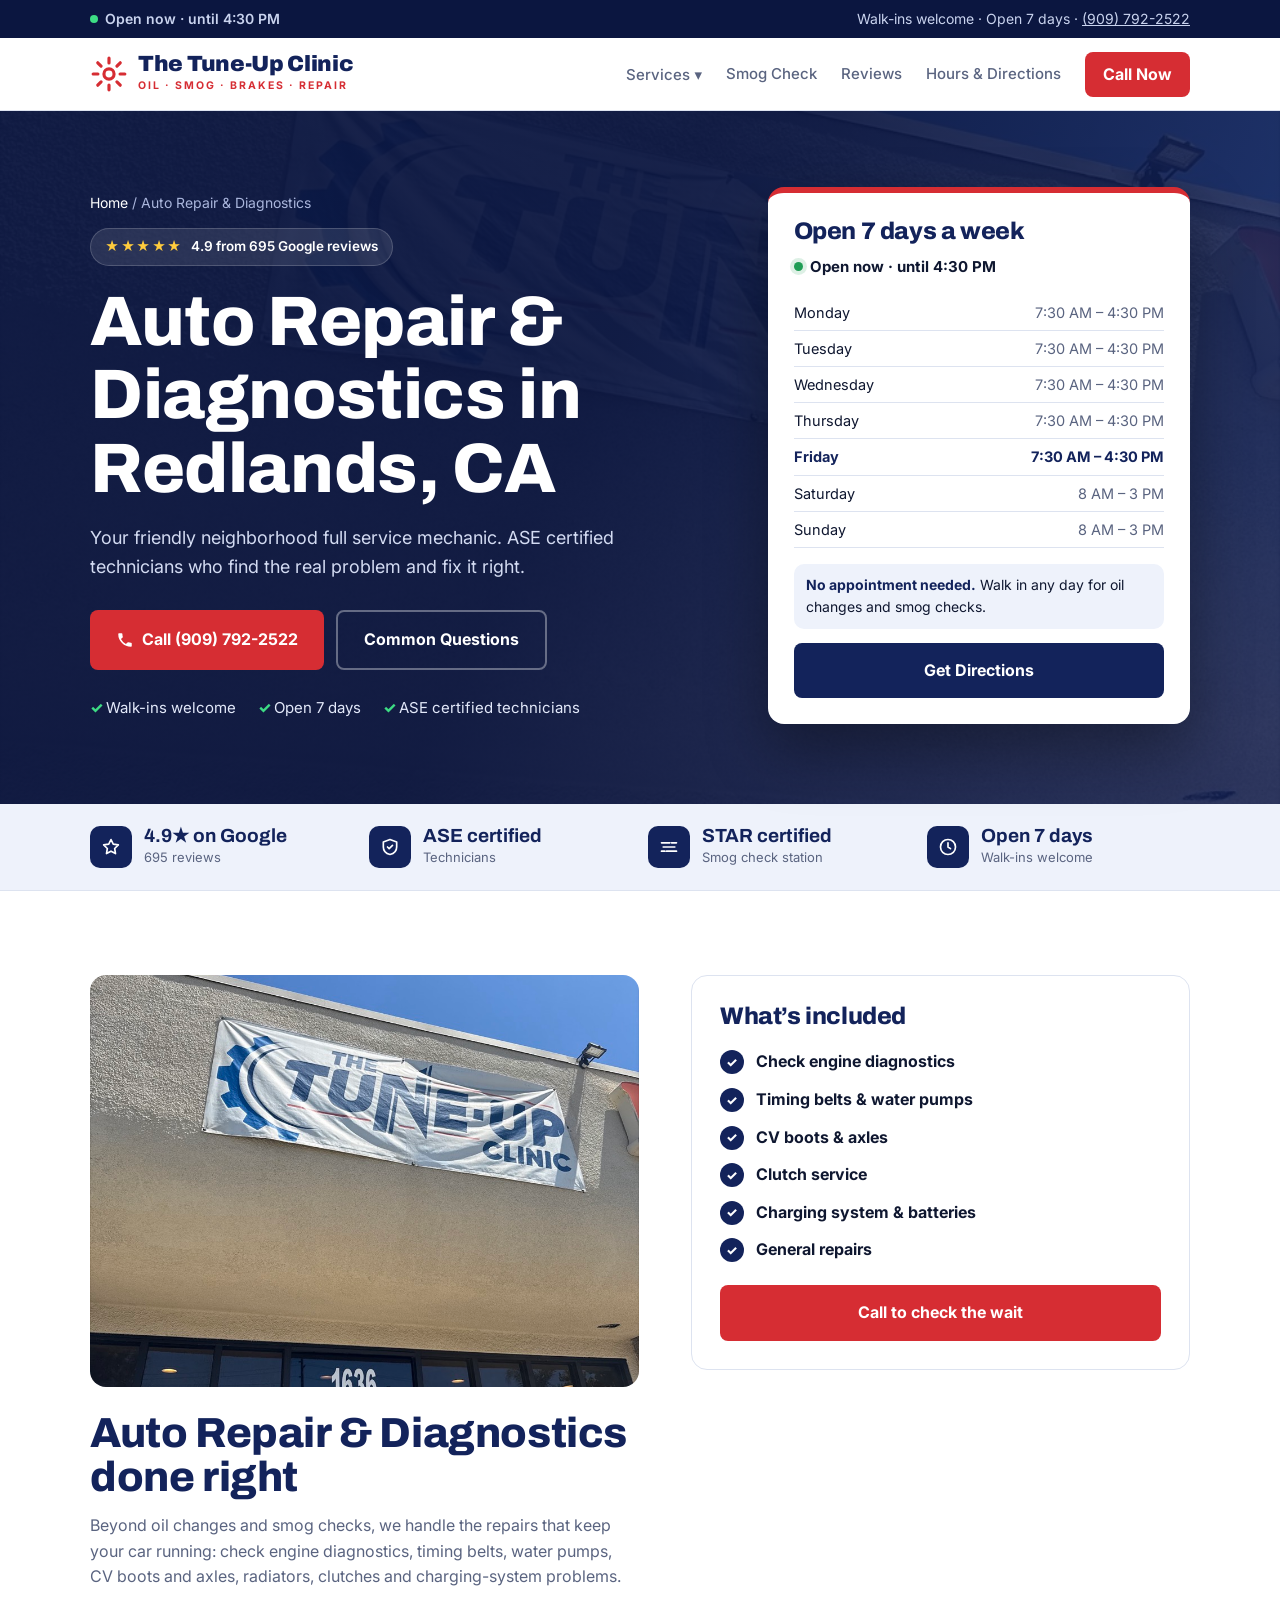
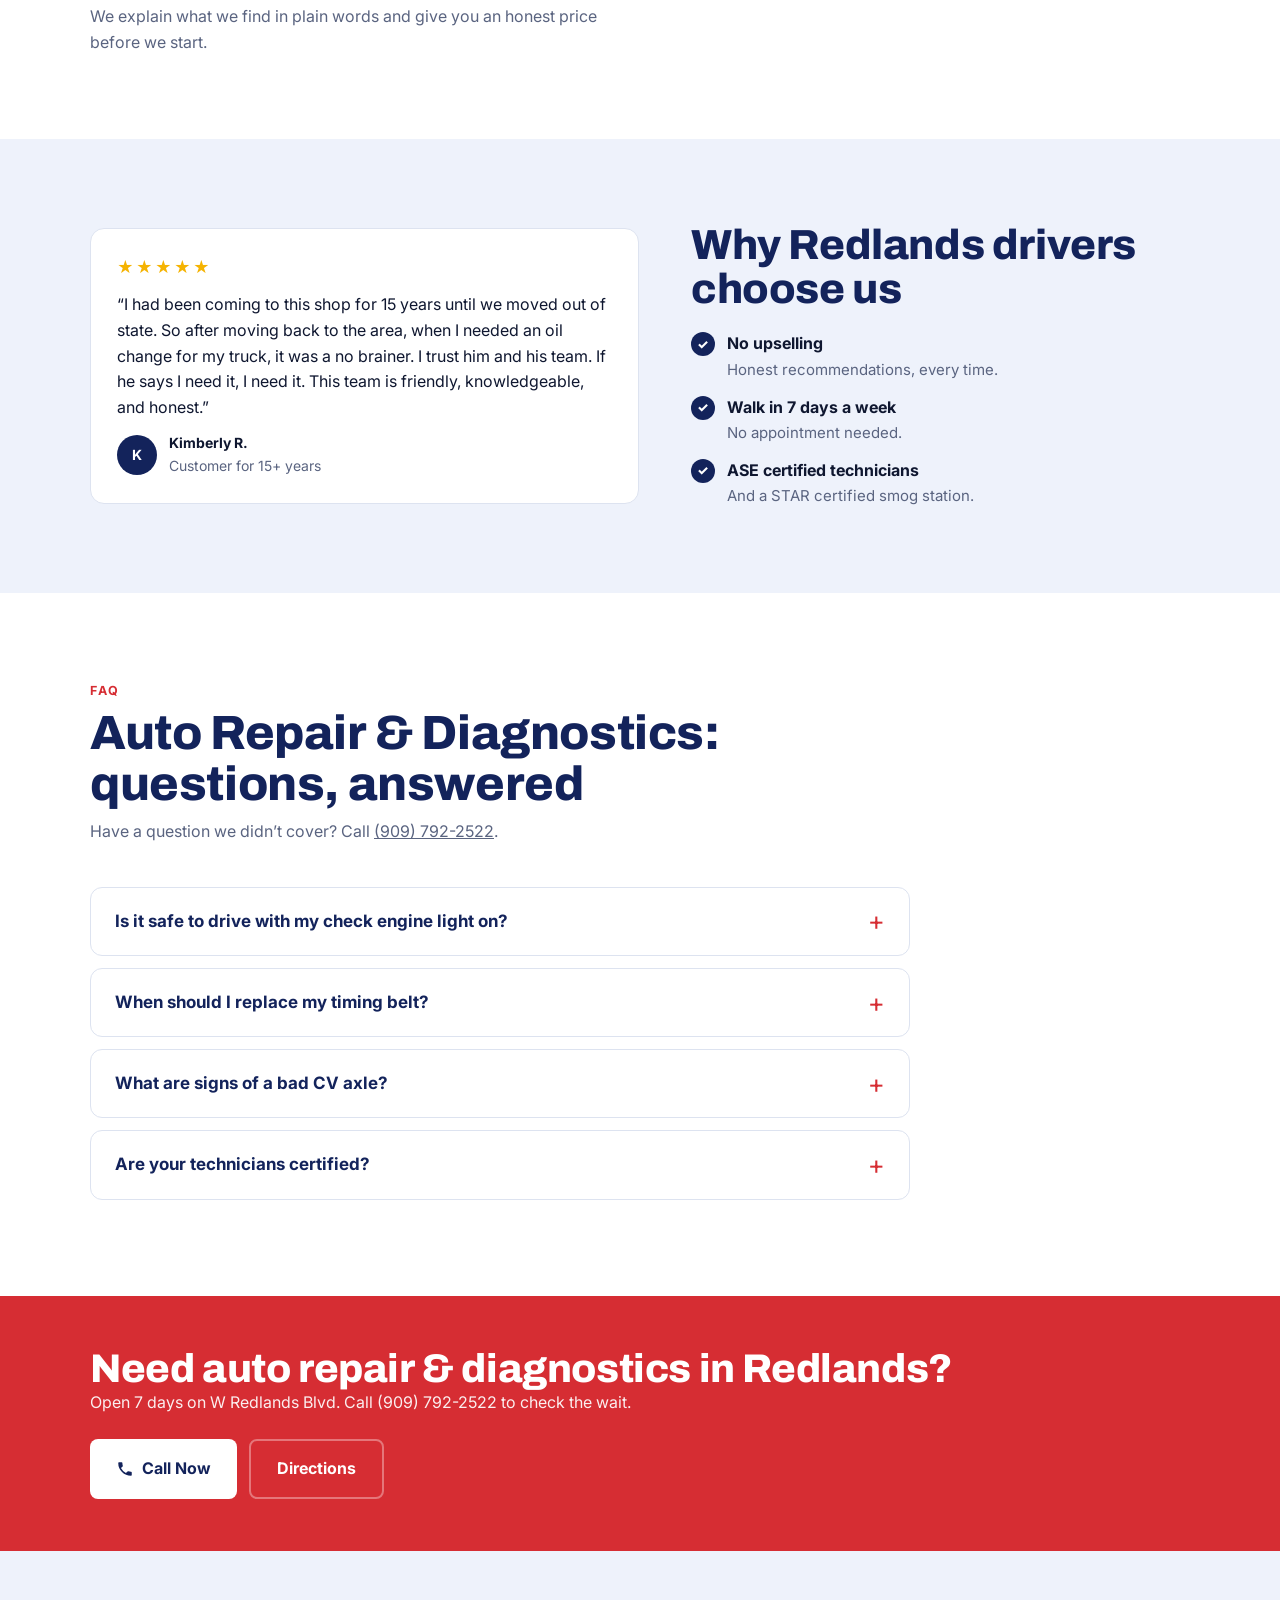
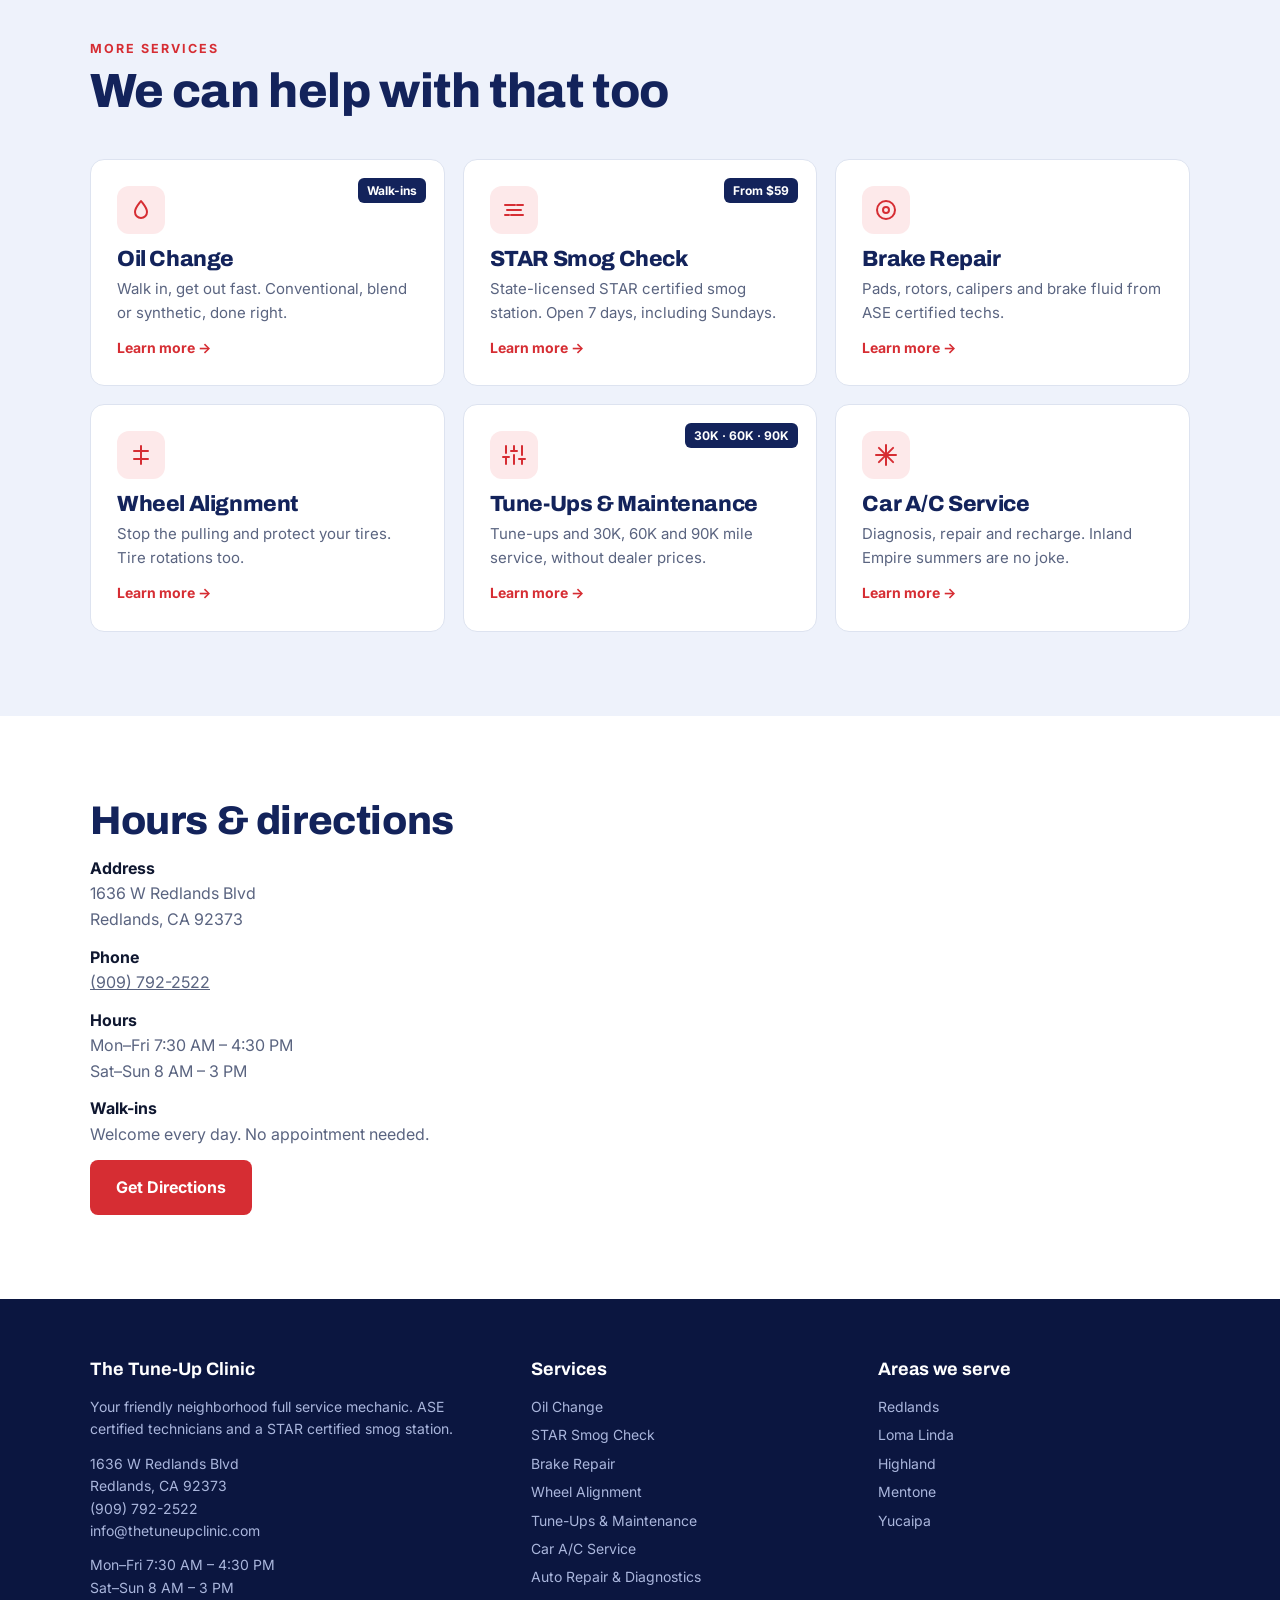
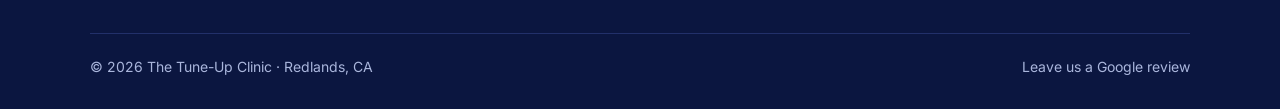
<file: services/auto-repair/index.html>
<!doctype html>
<html lang="en">
<head>
<meta charset="utf-8">
<meta name="robots" content="noindex, nofollow">
<meta name="viewport" content="width=device-width, initial-scale=1">
<title>Auto Repair in Redlands, CA | Check Engine, Timing Belts &amp; More</title>
<meta name="description" content="Full-service auto repair in Redlands, CA from ASE certified technicians. Check engine diagnostics, timing belts, water pumps, CV axles, clutches and more. (909) 792-2522.">
<link rel="canonical" href="https://www.thetuneupclinic.com/services/auto-repair/">
<meta property="og:title" content="Auto Repair in Redlands, CA | Check Engine, Timing Belts &amp; More">
<meta property="og:description" content="Full-service auto repair in Redlands, CA from ASE certified technicians. Check engine diagnostics, timing belts, water pumps, CV axles, clutches and more. (909) 792-2522.">
<meta property="og:type" content="website">
<meta property="og:image" content="https://www.thetuneupclinic.com/assets/photos/team.jpg">
<link rel="preconnect" href="https://fonts.googleapis.com">
<link href="https://fonts.googleapis.com/css2?family=Archivo:wght@700;800;900&family=Inter:wght@400;500;600;700&display=swap" rel="stylesheet">
<link rel="stylesheet" href="../../assets/styles.css">
<script type="application/ld+json">
{
 "@context": "https://schema.org",
 "@graph": [
  {
   "@type": "AutoRepair",
   "@id": "https://www.thetuneupclinic.com/#business",
   "name": "The Tune Up Clinic",
   "url": "https://www.thetuneupclinic.com/",
   "telephone": "+1-909-792-2522",
   "email": "info@thetuneupclinic.com",
   "address": {
    "@type": "PostalAddress",
    "streetAddress": "1636 W Redlands Blvd",
    "addressLocality": "Redlands",
    "addressRegion": "CA",
    "postalCode": "92373",
    "addressCountry": "US"
   },
   "geo": {
    "@type": "GeoCoordinates",
    "latitude": 34.0633676,
    "longitude": -117.2107971
   },
   "openingHoursSpecification": [
    {
     "@type": "OpeningHoursSpecification",
     "dayOfWeek": [
      "Monday",
      "Tuesday",
      "Wednesday",
      "Thursday",
      "Friday"
     ],
     "opens": "07:30",
     "closes": "16:30"
    },
    {
     "@type": "OpeningHoursSpecification",
     "dayOfWeek": [
      "Saturday",
      "Sunday"
     ],
     "opens": "08:00",
     "closes": "15:00"
    }
   ],
   "aggregateRating": {
    "@type": "AggregateRating",
    "ratingValue": "4.9",
    "reviewCount": "695"
   },
   "areaServed": [
    "Redlands",
    "Loma Linda",
    "Highland",
    "Mentone",
    "Yucaipa"
   ],
   "hasMap": "https://www.google.com/maps/place/?q=place_id:ChIJOz0Wf1er3IARNVNzhJ3WkUE"
  },
  {
   "@type": "Service",
   "name": "Auto Repair & Diagnostics",
   "serviceType": "Auto Repair & Diagnostics",
   "provider": {
    "@id": "https://www.thetuneupclinic.com/#business"
   },
   "areaServed": {
    "@type": "City",
    "name": "Redlands, CA"
   },
   "url": "https://www.thetuneupclinic.com/services/auto-repair/",
   "description": "Full-service auto repair in Redlands, CA from ASE certified technicians. Check engine diagnostics, timing belts, water pumps, CV axles, clutches and more. (909) 792-2522."
  },
  {
   "@type": "FAQPage",
   "mainEntity": [
    {
     "@type": "Question",
     "name": "Is it safe to drive with my check engine light on?",
     "acceptedAnswer": {
      "@type": "Answer",
      "text": "If it’s solid and the car drives normally, get it checked soon. If it’s flashing, that often means a misfire. Reduce driving and come in."
     }
    },
    {
     "@type": "Question",
     "name": "When should I replace my timing belt?",
     "acceptedAnswer": {
      "@type": "Answer",
      "text": "Follow your manufacturer’s interval, which is often somewhere between 60,000 and 100,000 miles. If it breaks, it can cause major engine damage, so it’s worth checking."
     }
    },
    {
     "@type": "Question",
     "name": "What are signs of a bad CV axle?",
     "acceptedAnswer": {
      "@type": "Answer",
      "text": "A clicking noise when turning, grease on the inside of your wheel, or vibration while accelerating."
     }
    },
    {
     "@type": "Question",
     "name": "Are your technicians certified?",
     "acceptedAnswer": {
      "@type": "Answer",
      "text": "Yes. Our technicians are ASE certified."
     }
    }
   ]
  },
  {
   "@type": "BreadcrumbList",
   "itemListElement": [
    {
     "@type": "ListItem",
     "position": 1,
     "name": "Home",
     "item": "https://www.thetuneupclinic.com/"
    },
    {
     "@type": "ListItem",
     "position": 2,
     "name": "Auto Repair & Diagnostics",
     "item": "https://www.thetuneupclinic.com/services/auto-repair/"
    }
   ]
  }
 ]
}
</script>
</head>
<body>
<div class="topbar"><div class="wrap">
  <span class="status js-status"><i class="dot"></i><span>Checking hours…</span></span>
  <span>Walk-ins welcome · Open 7 days · <a href="tel:+19097922522">(909) 792-2522</a></span>
</div></div>
<header class="nav"><div class="wrap">
  <a href="../../" class="logo"><svg class="gear" width="38" height="38" viewBox="0 0 24 24" fill="none" stroke="#d62d33" stroke-width="2" stroke-linecap="round" stroke-linejoin="round"><circle cx="12" cy="12" r="3.2"/><path d="M12 2v3M12 19v3M4.9 4.9l2.1 2.1M17 17l2.1 2.1M2 12h3M19 12h3M4.9 19.1 7 17M17 7l2.1-2.1"/></svg><span><b>The Tune-Up Clinic</b><small>OIL · SMOG · BRAKES · REPAIR</small></span></a>
  <nav>
    <div class="dd"><button type="button" aria-haspopup="true">Services ▾</button><div class="dd-menu"><a href="../../services/oil-change/">Oil Change</a><a href="../../services/smog-check/">STAR Smog Check</a><a href="../../services/brake-repair/">Brake Repair</a><a href="../../services/wheel-alignment/">Wheel Alignment</a><a href="../../services/tune-up-maintenance/">Tune-Ups & Maintenance</a><a href="../../services/car-ac-service/">Car A/C Service</a><a href="../../services/auto-repair/">Auto Repair & Diagnostics</a></div></div>
    <a href="../../services/smog-check/">Smog Check</a><a href="../../#reviews">Reviews</a><a href="../../#visit">Hours &amp; Directions</a>
    <a href="tel:+19097922522" class="btn btn-red">Call Now</a>
  </nav>
</div></header>

<section class="hero" style="padding:0;background-image:url('../../assets/photos/banner.jpg')"><div class="wrap">
  <div>
    <div class="crumbs"><a href="../../">Home</a> / Auto Repair & Diagnostics</div>
    <span class="eyebrow"><span class="st">★★★★★</span> 4.9 from 695 Google reviews</span>
    <h1>Auto Repair &amp; Diagnostics in Redlands, CA</h1>
    <p class="lead">Your friendly neighborhood full service mechanic. ASE certified technicians who find the real problem and fix it right.</p>
    <div class="ctas">
      <a href="tel:+19097922522" class="btn btn-red"><svg width="18" height="18" viewBox="0 0 24 24" fill="currentColor"><path d="M6.6 10.8a15.1 15.1 0 0 0 6.6 6.6l2.2-2.2a1 1 0 0 1 1-.25 11.4 11.4 0 0 0 3.6.57 1 1 0 0 1 1 1V20a1 1 0 0 1-1 1A17 17 0 0 1 3 4a1 1 0 0 1 1-1h3.5a1 1 0 0 1 1 1c0 1.25.2 2.45.57 3.57a1 1 0 0 1-.25 1z"/></svg> Call (909) 792-2522</a>
      <a href="#faq" class="btn btn-ghost">Common Questions</a>
    </div>
    <ul class="checks"><li>Walk-ins welcome</li><li>Open 7 days</li><li>ASE certified technicians</li></ul>
  </div>
  <div class="hcard">
    <h2>Open 7 days a week</h2>
    <div class="pill js-status"><i></i><span>Checking hours…</span></div>
    <table id="hours"></table>
    <div class="walk"><b>No appointment needed.</b> Walk in any day for oil changes and smog checks.</div>
    <a href="https://www.google.com/maps/dir/?api=1&destination=1636+W+Redlands+Blvd+Redlands+CA+92373" target="_blank" rel="noopener" class="btn btn-navy">Get Directions</a>
  </div>
</div></section>

<div class="trust"><div class="wrap">
  <div><span class="ic"><svg width="20" height="20" viewBox="0 0 24 24" fill="none" stroke="currentColor" stroke-width="2" stroke-linecap="round" stroke-linejoin="round"><path d="M12 3l2.7 5.6 6.1.9-4.4 4.3 1 6.1L12 17l-5.4 2.9 1-6.1-4.4-4.3 6.1-.9z"/></svg></span><span><b>4.9★ on Google</b><span>695 reviews</span></span></div>
  <div><span class="ic"><svg width="20" height="20" viewBox="0 0 24 24" fill="none" stroke="currentColor" stroke-width="2" stroke-linecap="round" stroke-linejoin="round"><path d="M12 3l8 3v6c0 5-3.5 8-8 9-4.5-1-8-4-8-9V6z"/><path d="M9 12l2 2 4-4"/></svg></span><span><b>ASE certified</b><span>Technicians</span></span></div>
  <div><span class="ic"><svg width="20" height="20" viewBox="0 0 24 24" fill="none" stroke="currentColor" stroke-width="2" stroke-linecap="round" stroke-linejoin="round"><path d="M3 17h4M9 17h12M5 12h14M3 7h10M15 7h6"/></svg></span><span><b>STAR certified</b><span>Smog check station</span></span></div>
  <div><span class="ic"><svg width="20" height="20" viewBox="0 0 24 24" fill="none" stroke="currentColor" stroke-width="2" stroke-linecap="round" stroke-linejoin="round"><circle cx="12" cy="12" r="9"/><path d="M12 7v5l3 2"/></svg></span><span><b>Open 7 days</b><span>Walk-ins welcome</span></span></div>
</div></div>

<section><div class="wrap split">
  <div class="prose">
    <figure class="photo photo-svc"><img src="../../assets/photos/banner.jpg" alt="The Tune-Up Clinic banner above the Oil Change, Lube and Alignment storefront" loading="lazy"></figure>
    <h2>Auto Repair & Diagnostics done right</h2>
    <p>Beyond oil changes and smog checks, we handle the repairs that keep your car running: check engine diagnostics, timing belts, water pumps, CV boots and axles, radiators, clutches and charging-system problems.</p><p>We explain what we find in plain words and give you an honest price before we start.</p>
  </div>
  <div class="box">
    <h3>What’s included</h3>
    
    <ul class="ticks"><li><div><b>Check engine diagnostics</b></div></li><li><div><b>Timing belts &amp; water pumps</b></div></li><li><div><b>CV boots &amp; axles</b></div></li><li><div><b>Clutch service</b></div></li><li><div><b>Charging system &amp; batteries</b></div></li><li><div><b>General repairs</b></div></li></ul>
    <a href="tel:+19097922522" class="btn btn-red" style="margin-top:22px;width:100%">Call to check the wait</a>
  </div>
</div></section>

<section class="alt"><div class="wrap split" style="align-items:center">
  <figure class="quote">
      <div class="stars">★★★★★</div>
      <blockquote>“I had been coming to this shop for 15 years until we moved out of state. So after moving back to the area, when I needed an oil change for my truck, it was a no brainer. I trust him and his team. If he says I need it, I need it. This team is friendly, knowledgeable, and honest.”</blockquote>
      <figcaption><span class="av">K</span><span><b>Kimberly R.</b>Customer for 15+ years</span></figcaption>
    </figure>
  <div class="prose">
    <h2>Why Redlands drivers choose us</h2>
    <ul class="ticks">
      <li><div><b>No upselling</b><span>Honest recommendations, every time.</span></div></li>
      <li><div><b>Walk in 7 days a week</b><span>No appointment needed.</span></div></li>
      <li><div><b>ASE certified technicians</b><span>And a STAR certified smog station.</span></div></li>
    </ul>
  </div>
</div></section>

<section id="faq"><div class="wrap">
  <div class="sh"><small>FAQ</small><h2>Auto Repair & Diagnostics: questions, answered</h2><p>Have a question we didn’t cover? Call <a href="tel:+19097922522">(909) 792-2522</a>.</p></div>
  <div class="faq"><details><summary>Is it safe to drive with my check engine light on?</summary><p>If it’s solid and the car drives normally, get it checked soon. If it’s flashing, that often means a misfire. Reduce driving and come in.</p></details>
<details><summary>When should I replace my timing belt?</summary><p>Follow your manufacturer’s interval, which is often somewhere between 60,000 and 100,000 miles. If it breaks, it can cause major engine damage, so it’s worth checking.</p></details>
<details><summary>What are signs of a bad CV axle?</summary><p>A clicking noise when turning, grease on the inside of your wheel, or vibration while accelerating.</p></details>
<details><summary>Are your technicians certified?</summary><p>Yes. Our technicians are ASE certified.</p></details></div>
</div></section>

<section class="cta" style="padding:52px 0"><div class="wrap">
  <div><h2>Need auto repair & diagnostics in Redlands?</h2><p>Open 7 days on W Redlands Blvd. Call (909) 792-2522 to check the wait.</p></div>
  <div class="ctas"><a href="tel:+19097922522" class="btn btn-white"><svg width="18" height="18" viewBox="0 0 24 24" fill="currentColor"><path d="M6.6 10.8a15.1 15.1 0 0 0 6.6 6.6l2.2-2.2a1 1 0 0 1 1-.25 11.4 11.4 0 0 0 3.6.57 1 1 0 0 1 1 1V20a1 1 0 0 1-1 1A17 17 0 0 1 3 4a1 1 0 0 1 1-1h3.5a1 1 0 0 1 1 1c0 1.25.2 2.45.57 3.57a1 1 0 0 1-.25 1z"/></svg> Call Now</a><a href="https://www.google.com/maps/dir/?api=1&destination=1636+W+Redlands+Blvd+Redlands+CA+92373" target="_blank" rel="noopener" class="btn btn-ghost">Directions</a></div>
</div></section>

<section class="alt"><div class="wrap">
  <div class="sh"><small>More services</small><h2>We can help with that too</h2></div>
  <div class="svc">
    <a href="../../services/oil-change/"><span class="tag">Walk-ins</span><div class="ic"><svg width="24" height="24" viewBox="0 0 24 24" fill="none" stroke="currentColor" stroke-width="2" stroke-linecap="round" stroke-linejoin="round"><path d="M12 3c3 4 6 7 6 11a6 6 0 0 1-12 0c0-4 3-7 6-11z"/></svg></div><h3>Oil Change</h3><p>Walk in, get out fast. Conventional, blend or synthetic, done right.</p><span class="go">Learn more →</span></a>
    <a href="../../services/smog-check/"><span class="tag">From $59</span><div class="ic"><svg width="24" height="24" viewBox="0 0 24 24" fill="none" stroke="currentColor" stroke-width="2" stroke-linecap="round" stroke-linejoin="round"><path d="M3 17h4M9 17h12M5 12h14M3 7h10M15 7h6"/></svg></div><h3>STAR Smog Check</h3><p>State-licensed STAR certified smog station. Open 7 days, including Sundays.</p><span class="go">Learn more →</span></a>
    <a href="../../services/brake-repair/"><div class="ic"><svg width="24" height="24" viewBox="0 0 24 24" fill="none" stroke="currentColor" stroke-width="2" stroke-linecap="round" stroke-linejoin="round"><circle cx="12" cy="12" r="9"/><circle cx="12" cy="12" r="3"/></svg></div><h3>Brake Repair</h3><p>Pads, rotors, calipers and brake fluid from ASE certified techs.</p><span class="go">Learn more →</span></a>
    <a href="../../services/wheel-alignment/"><div class="ic"><svg width="24" height="24" viewBox="0 0 24 24" fill="none" stroke="currentColor" stroke-width="2" stroke-linecap="round" stroke-linejoin="round"><path d="M12 3v18M5 8h14M5 16h14"/></svg></div><h3>Wheel Alignment</h3><p>Stop the pulling and protect your tires. Tire rotations too.</p><span class="go">Learn more →</span></a>
    <a href="../../services/tune-up-maintenance/"><span class="tag">30K · 60K · 90K</span><div class="ic"><svg width="24" height="24" viewBox="0 0 24 24" fill="none" stroke="currentColor" stroke-width="2" stroke-linecap="round" stroke-linejoin="round"><path d="M4 21v-7M4 10V3M12 21v-9M12 8V3M20 21v-5M20 12V3M1 14h6M9 8h6M17 16h6"/></svg></div><h3>Tune-Ups & Maintenance</h3><p>Tune-ups and 30K, 60K and 90K mile service, without dealer prices.</p><span class="go">Learn more →</span></a>
    <a href="../../services/car-ac-service/"><div class="ic"><svg width="24" height="24" viewBox="0 0 24 24" fill="none" stroke="currentColor" stroke-width="2" stroke-linecap="round" stroke-linejoin="round"><path d="M12 2v20M4.9 4.9l14.2 14.2M2 12h20M4.9 19.1 19.1 4.9"/></svg></div><h3>Car A/C Service</h3><p>Diagnosis, repair and recharge. Inland Empire summers are no joke.</p><span class="go">Learn more →</span></a>
  </div>
</div></section>

<section id="visit"><div class="wrap visit">
  <div>
    <h2>Hours &amp; directions</h2>
    <p><b>Address</b>1636 W Redlands Blvd<br>Redlands, CA 92373</p>
    <p><b>Phone</b><a href="tel:+19097922522">(909) 792-2522</a></p>
    <p><b>Hours</b>Mon–Fri 7:30 AM – 4:30 PM<br>Sat–Sun 8 AM – 3 PM</p>
    <p><b>Walk-ins</b>Welcome every day. No appointment needed.</p>
    <a href="https://www.google.com/maps/dir/?api=1&destination=1636+W+Redlands+Blvd+Redlands+CA+92373" target="_blank" rel="noopener" class="btn btn-red">Get Directions</a>
  </div>
  <iframe class="map" loading="lazy" title="Map to The Tune Up Clinic" src="https://maps.google.com/maps?q=1636+W+Redlands+Blvd,+Redlands,+CA+92373&z=16&output=embed"></iframe>
</div></section>

<footer><div class="wrap">
  <div class="fcols">
    <div>
      <h4>The Tune-Up Clinic</h4>
      <p>Your friendly neighborhood full service mechanic. ASE certified technicians and a STAR certified smog station.</p>
      <p style="margin-top:12px">1636 W Redlands Blvd<br>Redlands, CA 92373<br><a href="tel:+19097922522">(909) 792-2522</a><br><a href="mailto:info@thetuneupclinic.com">info@thetuneupclinic.com</a></p>
      <p style="margin-top:12px">Mon–Fri 7:30 AM – 4:30 PM<br>Sat–Sun 8 AM – 3 PM</p>
    </div>
    <div><h4>Services</h4><ul><li><a href="../../services/oil-change/">Oil Change</a></li><li><a href="../../services/smog-check/">STAR Smog Check</a></li><li><a href="../../services/brake-repair/">Brake Repair</a></li><li><a href="../../services/wheel-alignment/">Wheel Alignment</a></li><li><a href="../../services/tune-up-maintenance/">Tune-Ups & Maintenance</a></li><li><a href="../../services/car-ac-service/">Car A/C Service</a></li><li><a href="../../services/auto-repair/">Auto Repair & Diagnostics</a></li></ul></div>
    <div><h4>Areas we serve</h4><ul><li><a href="../../">Redlands</a></li><li><a href="../../areas/loma-linda/">Loma Linda</a></li><li><a href="../../areas/highland/">Highland</a></li><li><a href="../../areas/mentone/">Mentone</a></li><li><a href="../../areas/yucaipa/">Yucaipa</a></li></ul></div>
  </div>
  <div class="fbot"><span>© <span class="yr"></span> The Tune-Up Clinic · Redlands, CA</span><span><a href="https://search.google.com/local/writereview?placeid=ChIJOz0Wf1er3IARNVNzhJ3WkUE" target="_blank" rel="noopener">Leave us a Google review</a></span></div>
</div></footer>

<div class="mbar"><a href="tel:+19097922522" class="btn btn-red"><svg width="18" height="18" viewBox="0 0 24 24" fill="currentColor"><path d="M6.6 10.8a15.1 15.1 0 0 0 6.6 6.6l2.2-2.2a1 1 0 0 1 1-.25 11.4 11.4 0 0 0 3.6.57 1 1 0 0 1 1 1V20a1 1 0 0 1-1 1A17 17 0 0 1 3 4a1 1 0 0 1 1-1h3.5a1 1 0 0 1 1 1c0 1.25.2 2.45.57 3.57a1 1 0 0 1-.25 1z"/></svg> Call Now</a><a href="https://www.google.com/maps/dir/?api=1&destination=1636+W+Redlands+Blvd+Redlands+CA+92373" target="_blank" rel="noopener" class="btn btn-navy">Directions</a></div>
<script src="../../assets/site.js"></script>
</body>
</html>
</file>
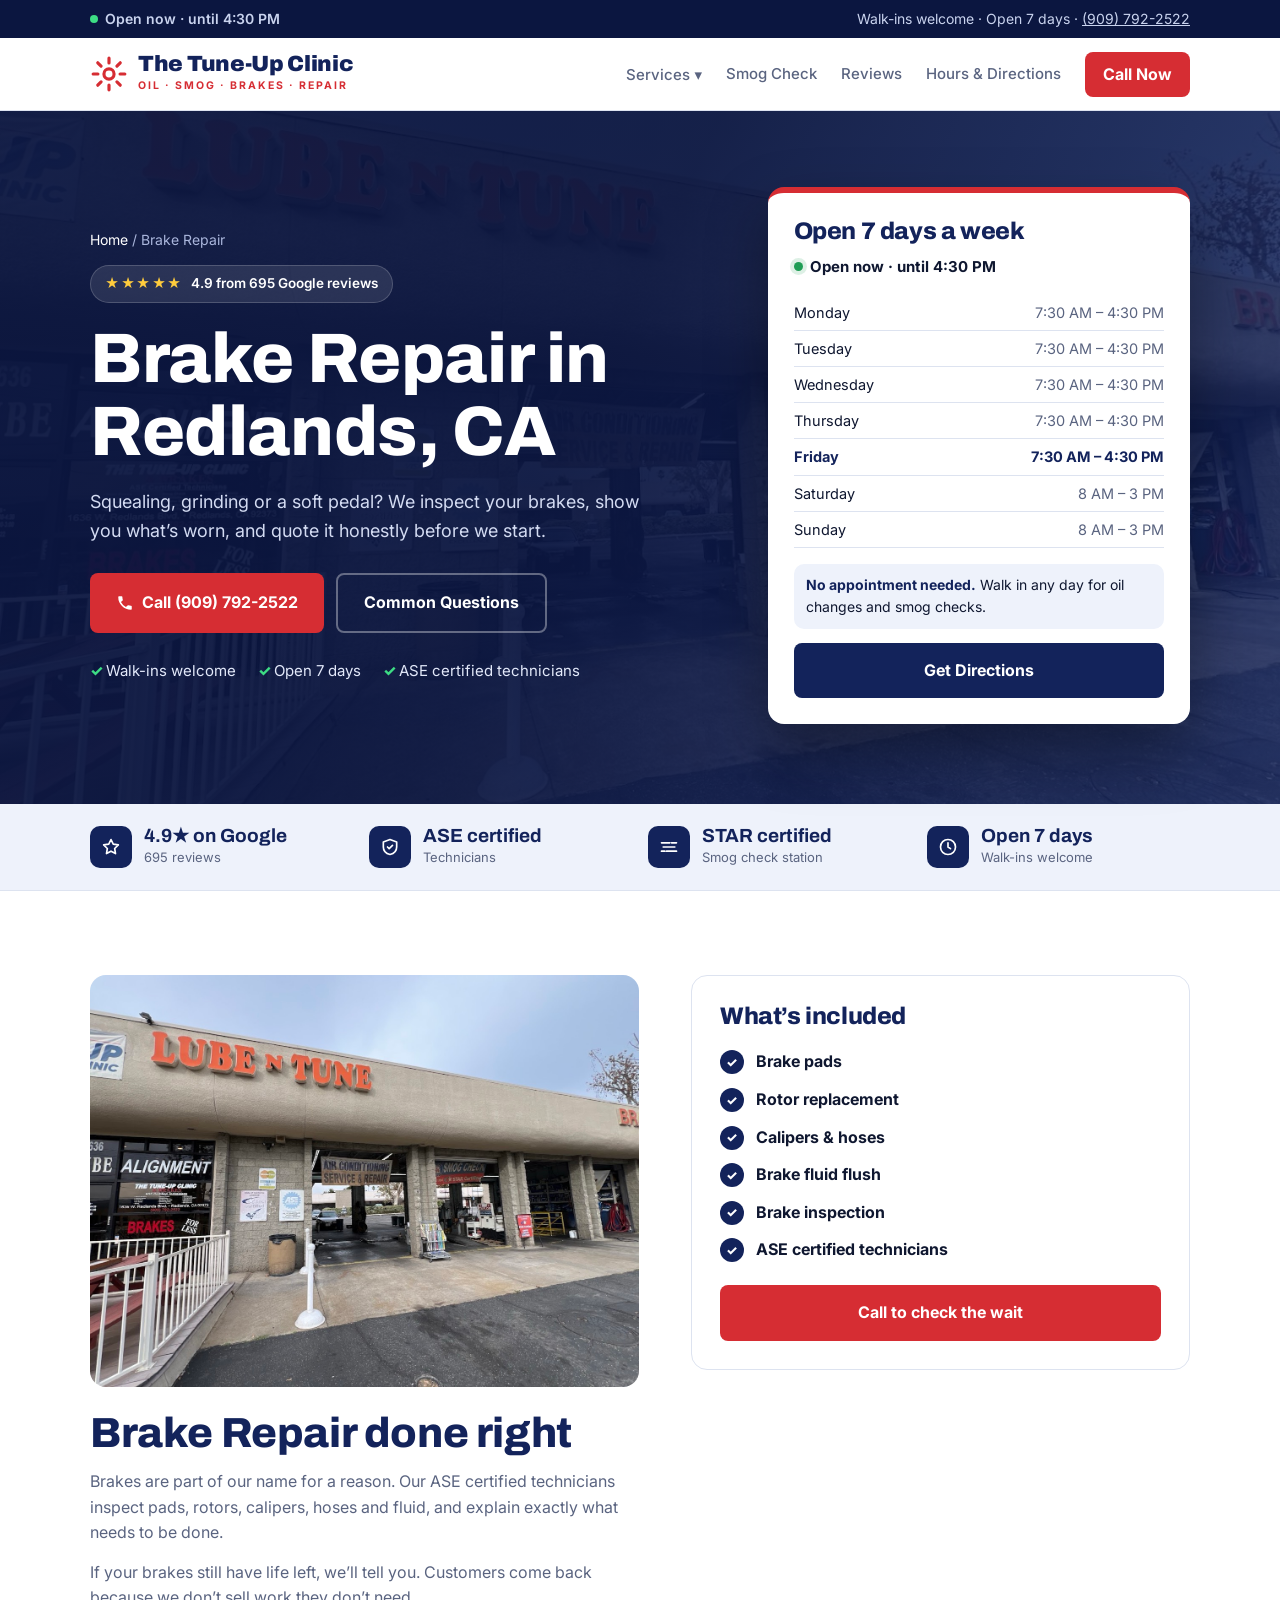
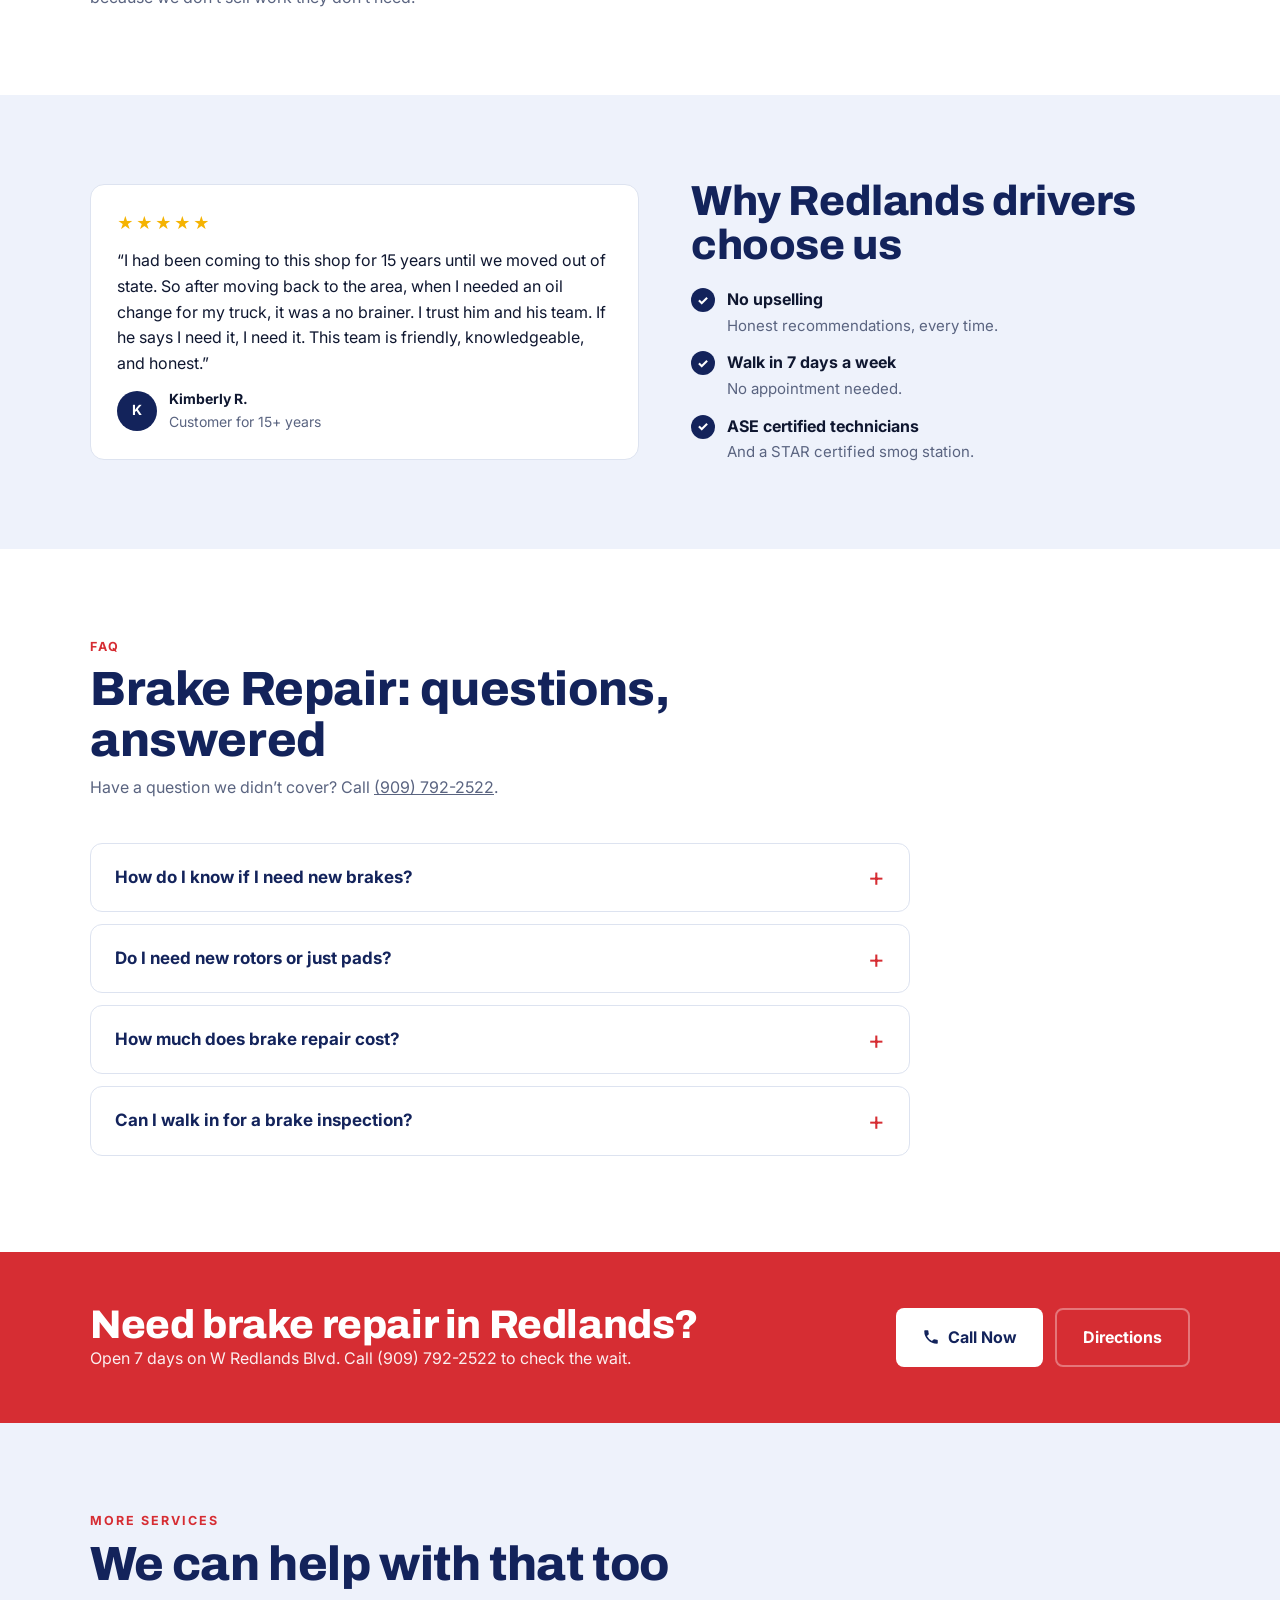
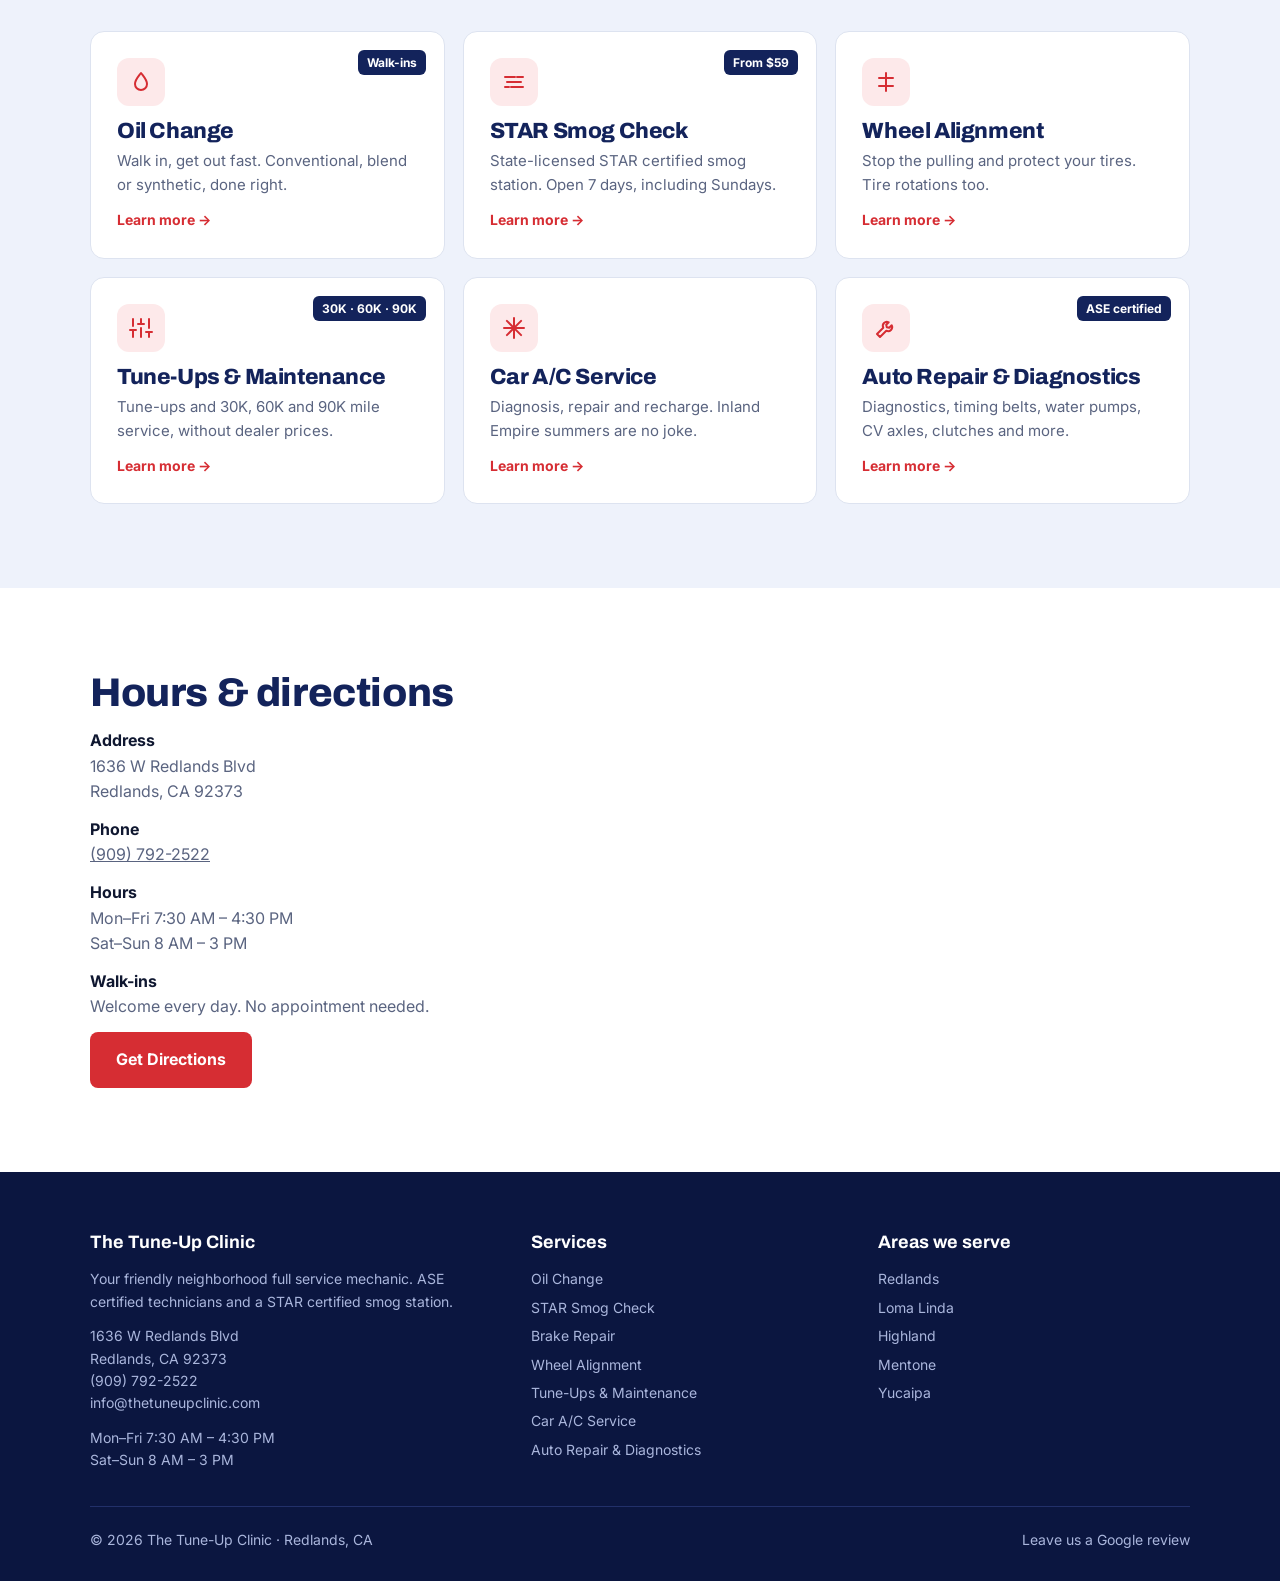
<file: services/brake-repair/index.html>
<!doctype html>
<html lang="en">
<head>
<meta charset="utf-8">
<meta name="robots" content="noindex, nofollow">
<meta name="viewport" content="width=device-width, initial-scale=1">
<title>Brake Repair in Redlands, CA | Brake Service at The Tune Up Clinic</title>
<meta name="description" content="Brake repair and brake service in Redlands, CA. Pads, rotors, calipers and fluid from ASE certified technicians. Honest quotes, no upselling. (909) 792-2522.">
<link rel="canonical" href="https://www.thetuneupclinic.com/services/brake-repair/">
<meta property="og:title" content="Brake Repair in Redlands, CA | Brake Service at The Tune Up Clinic">
<meta property="og:description" content="Brake repair and brake service in Redlands, CA. Pads, rotors, calipers and fluid from ASE certified technicians. Honest quotes, no upselling. (909) 792-2522.">
<meta property="og:type" content="website">
<meta property="og:image" content="https://www.thetuneupclinic.com/assets/photos/team.jpg">
<link rel="preconnect" href="https://fonts.googleapis.com">
<link href="https://fonts.googleapis.com/css2?family=Archivo:wght@700;800;900&family=Inter:wght@400;500;600;700&display=swap" rel="stylesheet">
<link rel="stylesheet" href="../../assets/styles.css">
<script type="application/ld+json">
{
 "@context": "https://schema.org",
 "@graph": [
  {
   "@type": "AutoRepair",
   "@id": "https://www.thetuneupclinic.com/#business",
   "name": "The Tune Up Clinic",
   "url": "https://www.thetuneupclinic.com/",
   "telephone": "+1-909-792-2522",
   "email": "info@thetuneupclinic.com",
   "address": {
    "@type": "PostalAddress",
    "streetAddress": "1636 W Redlands Blvd",
    "addressLocality": "Redlands",
    "addressRegion": "CA",
    "postalCode": "92373",
    "addressCountry": "US"
   },
   "geo": {
    "@type": "GeoCoordinates",
    "latitude": 34.0633676,
    "longitude": -117.2107971
   },
   "openingHoursSpecification": [
    {
     "@type": "OpeningHoursSpecification",
     "dayOfWeek": [
      "Monday",
      "Tuesday",
      "Wednesday",
      "Thursday",
      "Friday"
     ],
     "opens": "07:30",
     "closes": "16:30"
    },
    {
     "@type": "OpeningHoursSpecification",
     "dayOfWeek": [
      "Saturday",
      "Sunday"
     ],
     "opens": "08:00",
     "closes": "15:00"
    }
   ],
   "aggregateRating": {
    "@type": "AggregateRating",
    "ratingValue": "4.9",
    "reviewCount": "695"
   },
   "areaServed": [
    "Redlands",
    "Loma Linda",
    "Highland",
    "Mentone",
    "Yucaipa"
   ],
   "hasMap": "https://www.google.com/maps/place/?q=place_id:ChIJOz0Wf1er3IARNVNzhJ3WkUE"
  },
  {
   "@type": "Service",
   "name": "Brake Repair",
   "serviceType": "Brake Repair",
   "provider": {
    "@id": "https://www.thetuneupclinic.com/#business"
   },
   "areaServed": {
    "@type": "City",
    "name": "Redlands, CA"
   },
   "url": "https://www.thetuneupclinic.com/services/brake-repair/",
   "description": "Brake repair and brake service in Redlands, CA. Pads, rotors, calipers and fluid from ASE certified technicians. Honest quotes, no upselling. (909) 792-2522."
  },
  {
   "@type": "FAQPage",
   "mainEntity": [
    {
     "@type": "Question",
     "name": "How do I know if I need new brakes?",
     "acceptedAnswer": {
      "@type": "Answer",
      "text": "Squealing usually means worn pads; grinding means come in right away. A soft or pulsing pedal, pulling to one side, or a brake warning light are all reasons to have them checked."
     }
    },
    {
     "@type": "Question",
     "name": "Do I need new rotors or just pads?",
     "acceptedAnswer": {
      "@type": "Answer",
      "text": "It depends on how worn and how smooth the rotors are. We measure them and show you before recommending anything."
     }
    },
    {
     "@type": "Question",
     "name": "How much does brake repair cost?",
     "acceptedAnswer": {
      "@type": "Answer",
      "text": "It depends on your vehicle and what’s worn. We inspect first and give you a clear price before any work starts."
     }
    },
    {
     "@type": "Question",
     "name": "Can I walk in for a brake inspection?",
     "acceptedAnswer": {
      "@type": "Answer",
      "text": "Yes. Walk-ins are welcome seven days a week. Call ahead if you want to check the wait."
     }
    }
   ]
  },
  {
   "@type": "BreadcrumbList",
   "itemListElement": [
    {
     "@type": "ListItem",
     "position": 1,
     "name": "Home",
     "item": "https://www.thetuneupclinic.com/"
    },
    {
     "@type": "ListItem",
     "position": 2,
     "name": "Brake Repair",
     "item": "https://www.thetuneupclinic.com/services/brake-repair/"
    }
   ]
  }
 ]
}
</script>
</head>
<body>
<div class="topbar"><div class="wrap">
  <span class="status js-status"><i class="dot"></i><span>Checking hours…</span></span>
  <span>Walk-ins welcome · Open 7 days · <a href="tel:+19097922522">(909) 792-2522</a></span>
</div></div>
<header class="nav"><div class="wrap">
  <a href="../../" class="logo"><svg class="gear" width="38" height="38" viewBox="0 0 24 24" fill="none" stroke="#d62d33" stroke-width="2" stroke-linecap="round" stroke-linejoin="round"><circle cx="12" cy="12" r="3.2"/><path d="M12 2v3M12 19v3M4.9 4.9l2.1 2.1M17 17l2.1 2.1M2 12h3M19 12h3M4.9 19.1 7 17M17 7l2.1-2.1"/></svg><span><b>The Tune-Up Clinic</b><small>OIL · SMOG · BRAKES · REPAIR</small></span></a>
  <nav>
    <div class="dd"><button type="button" aria-haspopup="true">Services ▾</button><div class="dd-menu"><a href="../../services/oil-change/">Oil Change</a><a href="../../services/smog-check/">STAR Smog Check</a><a href="../../services/brake-repair/">Brake Repair</a><a href="../../services/wheel-alignment/">Wheel Alignment</a><a href="../../services/tune-up-maintenance/">Tune-Ups & Maintenance</a><a href="../../services/car-ac-service/">Car A/C Service</a><a href="../../services/auto-repair/">Auto Repair & Diagnostics</a></div></div>
    <a href="../../services/smog-check/">Smog Check</a><a href="../../#reviews">Reviews</a><a href="../../#visit">Hours &amp; Directions</a>
    <a href="tel:+19097922522" class="btn btn-red">Call Now</a>
  </nav>
</div></header>

<section class="hero" style="padding:0;background-image:url('../../assets/photos/storefront.jpg')"><div class="wrap">
  <div>
    <div class="crumbs"><a href="../../">Home</a> / Brake Repair</div>
    <span class="eyebrow"><span class="st">★★★★★</span> 4.9 from 695 Google reviews</span>
    <h1>Brake Repair in Redlands, CA</h1>
    <p class="lead">Squealing, grinding or a soft pedal? We inspect your brakes, show you what’s worn, and quote it honestly before we start.</p>
    <div class="ctas">
      <a href="tel:+19097922522" class="btn btn-red"><svg width="18" height="18" viewBox="0 0 24 24" fill="currentColor"><path d="M6.6 10.8a15.1 15.1 0 0 0 6.6 6.6l2.2-2.2a1 1 0 0 1 1-.25 11.4 11.4 0 0 0 3.6.57 1 1 0 0 1 1 1V20a1 1 0 0 1-1 1A17 17 0 0 1 3 4a1 1 0 0 1 1-1h3.5a1 1 0 0 1 1 1c0 1.25.2 2.45.57 3.57a1 1 0 0 1-.25 1z"/></svg> Call (909) 792-2522</a>
      <a href="#faq" class="btn btn-ghost">Common Questions</a>
    </div>
    <ul class="checks"><li>Walk-ins welcome</li><li>Open 7 days</li><li>ASE certified technicians</li></ul>
  </div>
  <div class="hcard">
    <h2>Open 7 days a week</h2>
    <div class="pill js-status"><i></i><span>Checking hours…</span></div>
    <table id="hours"></table>
    <div class="walk"><b>No appointment needed.</b> Walk in any day for oil changes and smog checks.</div>
    <a href="https://www.google.com/maps/dir/?api=1&destination=1636+W+Redlands+Blvd+Redlands+CA+92373" target="_blank" rel="noopener" class="btn btn-navy">Get Directions</a>
  </div>
</div></section>

<div class="trust"><div class="wrap">
  <div><span class="ic"><svg width="20" height="20" viewBox="0 0 24 24" fill="none" stroke="currentColor" stroke-width="2" stroke-linecap="round" stroke-linejoin="round"><path d="M12 3l2.7 5.6 6.1.9-4.4 4.3 1 6.1L12 17l-5.4 2.9 1-6.1-4.4-4.3 6.1-.9z"/></svg></span><span><b>4.9★ on Google</b><span>695 reviews</span></span></div>
  <div><span class="ic"><svg width="20" height="20" viewBox="0 0 24 24" fill="none" stroke="currentColor" stroke-width="2" stroke-linecap="round" stroke-linejoin="round"><path d="M12 3l8 3v6c0 5-3.5 8-8 9-4.5-1-8-4-8-9V6z"/><path d="M9 12l2 2 4-4"/></svg></span><span><b>ASE certified</b><span>Technicians</span></span></div>
  <div><span class="ic"><svg width="20" height="20" viewBox="0 0 24 24" fill="none" stroke="currentColor" stroke-width="2" stroke-linecap="round" stroke-linejoin="round"><path d="M3 17h4M9 17h12M5 12h14M3 7h10M15 7h6"/></svg></span><span><b>STAR certified</b><span>Smog check station</span></span></div>
  <div><span class="ic"><svg width="20" height="20" viewBox="0 0 24 24" fill="none" stroke="currentColor" stroke-width="2" stroke-linecap="round" stroke-linejoin="round"><circle cx="12" cy="12" r="9"/><path d="M12 7v5l3 2"/></svg></span><span><b>Open 7 days</b><span>Walk-ins welcome</span></span></div>
</div></div>

<section><div class="wrap split">
  <div class="prose">
    <figure class="photo photo-svc"><img src="../../assets/photos/storefront.jpg" alt="The Tune Up Clinic storefront with Brakes and Alignment signs" loading="lazy"></figure>
    <h2>Brake Repair done right</h2>
    <p>Brakes are part of our name for a reason. Our ASE certified technicians inspect pads, rotors, calipers, hoses and fluid, and explain exactly what needs to be done.</p><p>If your brakes still have life left, we’ll tell you. Customers come back because we don’t sell work they don’t need.</p>
  </div>
  <div class="box">
    <h3>What’s included</h3>
    
    <ul class="ticks"><li><div><b>Brake pads</b></div></li><li><div><b>Rotor replacement</b></div></li><li><div><b>Calipers &amp; hoses</b></div></li><li><div><b>Brake fluid flush</b></div></li><li><div><b>Brake inspection</b></div></li><li><div><b>ASE certified technicians</b></div></li></ul>
    <a href="tel:+19097922522" class="btn btn-red" style="margin-top:22px;width:100%">Call to check the wait</a>
  </div>
</div></section>

<section class="alt"><div class="wrap split" style="align-items:center">
  <figure class="quote">
      <div class="stars">★★★★★</div>
      <blockquote>“I had been coming to this shop for 15 years until we moved out of state. So after moving back to the area, when I needed an oil change for my truck, it was a no brainer. I trust him and his team. If he says I need it, I need it. This team is friendly, knowledgeable, and honest.”</blockquote>
      <figcaption><span class="av">K</span><span><b>Kimberly R.</b>Customer for 15+ years</span></figcaption>
    </figure>
  <div class="prose">
    <h2>Why Redlands drivers choose us</h2>
    <ul class="ticks">
      <li><div><b>No upselling</b><span>Honest recommendations, every time.</span></div></li>
      <li><div><b>Walk in 7 days a week</b><span>No appointment needed.</span></div></li>
      <li><div><b>ASE certified technicians</b><span>And a STAR certified smog station.</span></div></li>
    </ul>
  </div>
</div></section>

<section id="faq"><div class="wrap">
  <div class="sh"><small>FAQ</small><h2>Brake Repair: questions, answered</h2><p>Have a question we didn’t cover? Call <a href="tel:+19097922522">(909) 792-2522</a>.</p></div>
  <div class="faq"><details><summary>How do I know if I need new brakes?</summary><p>Squealing usually means worn pads; grinding means come in right away. A soft or pulsing pedal, pulling to one side, or a brake warning light are all reasons to have them checked.</p></details>
<details><summary>Do I need new rotors or just pads?</summary><p>It depends on how worn and how smooth the rotors are. We measure them and show you before recommending anything.</p></details>
<details><summary>How much does brake repair cost?</summary><p>It depends on your vehicle and what’s worn. We inspect first and give you a clear price before any work starts.</p></details>
<details><summary>Can I walk in for a brake inspection?</summary><p>Yes. Walk-ins are welcome seven days a week. Call ahead if you want to check the wait.</p></details></div>
</div></section>

<section class="cta" style="padding:52px 0"><div class="wrap">
  <div><h2>Need brake repair in Redlands?</h2><p>Open 7 days on W Redlands Blvd. Call (909) 792-2522 to check the wait.</p></div>
  <div class="ctas"><a href="tel:+19097922522" class="btn btn-white"><svg width="18" height="18" viewBox="0 0 24 24" fill="currentColor"><path d="M6.6 10.8a15.1 15.1 0 0 0 6.6 6.6l2.2-2.2a1 1 0 0 1 1-.25 11.4 11.4 0 0 0 3.6.57 1 1 0 0 1 1 1V20a1 1 0 0 1-1 1A17 17 0 0 1 3 4a1 1 0 0 1 1-1h3.5a1 1 0 0 1 1 1c0 1.25.2 2.45.57 3.57a1 1 0 0 1-.25 1z"/></svg> Call Now</a><a href="https://www.google.com/maps/dir/?api=1&destination=1636+W+Redlands+Blvd+Redlands+CA+92373" target="_blank" rel="noopener" class="btn btn-ghost">Directions</a></div>
</div></section>

<section class="alt"><div class="wrap">
  <div class="sh"><small>More services</small><h2>We can help with that too</h2></div>
  <div class="svc">
    <a href="../../services/oil-change/"><span class="tag">Walk-ins</span><div class="ic"><svg width="24" height="24" viewBox="0 0 24 24" fill="none" stroke="currentColor" stroke-width="2" stroke-linecap="round" stroke-linejoin="round"><path d="M12 3c3 4 6 7 6 11a6 6 0 0 1-12 0c0-4 3-7 6-11z"/></svg></div><h3>Oil Change</h3><p>Walk in, get out fast. Conventional, blend or synthetic, done right.</p><span class="go">Learn more →</span></a>
    <a href="../../services/smog-check/"><span class="tag">From $59</span><div class="ic"><svg width="24" height="24" viewBox="0 0 24 24" fill="none" stroke="currentColor" stroke-width="2" stroke-linecap="round" stroke-linejoin="round"><path d="M3 17h4M9 17h12M5 12h14M3 7h10M15 7h6"/></svg></div><h3>STAR Smog Check</h3><p>State-licensed STAR certified smog station. Open 7 days, including Sundays.</p><span class="go">Learn more →</span></a>
    <a href="../../services/wheel-alignment/"><div class="ic"><svg width="24" height="24" viewBox="0 0 24 24" fill="none" stroke="currentColor" stroke-width="2" stroke-linecap="round" stroke-linejoin="round"><path d="M12 3v18M5 8h14M5 16h14"/></svg></div><h3>Wheel Alignment</h3><p>Stop the pulling and protect your tires. Tire rotations too.</p><span class="go">Learn more →</span></a>
    <a href="../../services/tune-up-maintenance/"><span class="tag">30K · 60K · 90K</span><div class="ic"><svg width="24" height="24" viewBox="0 0 24 24" fill="none" stroke="currentColor" stroke-width="2" stroke-linecap="round" stroke-linejoin="round"><path d="M4 21v-7M4 10V3M12 21v-9M12 8V3M20 21v-5M20 12V3M1 14h6M9 8h6M17 16h6"/></svg></div><h3>Tune-Ups & Maintenance</h3><p>Tune-ups and 30K, 60K and 90K mile service, without dealer prices.</p><span class="go">Learn more →</span></a>
    <a href="../../services/car-ac-service/"><div class="ic"><svg width="24" height="24" viewBox="0 0 24 24" fill="none" stroke="currentColor" stroke-width="2" stroke-linecap="round" stroke-linejoin="round"><path d="M12 2v20M4.9 4.9l14.2 14.2M2 12h20M4.9 19.1 19.1 4.9"/></svg></div><h3>Car A/C Service</h3><p>Diagnosis, repair and recharge. Inland Empire summers are no joke.</p><span class="go">Learn more →</span></a>
    <a href="../../services/auto-repair/"><span class="tag">ASE certified</span><div class="ic"><svg width="24" height="24" viewBox="0 0 24 24" fill="none" stroke="currentColor" stroke-width="2" stroke-linecap="round" stroke-linejoin="round"><path d="M14.7 6.3a4 4 0 0 0-5.4 5.4L3 18l3 3 6.3-6.3a4 4 0 0 0 5.4-5.4l-2.5 2.5-2.4-.6-.6-2.4z"/></svg></div><h3>Auto Repair & Diagnostics</h3><p>Diagnostics, timing belts, water pumps, CV axles, clutches and more.</p><span class="go">Learn more →</span></a>
  </div>
</div></section>

<section id="visit"><div class="wrap visit">
  <div>
    <h2>Hours &amp; directions</h2>
    <p><b>Address</b>1636 W Redlands Blvd<br>Redlands, CA 92373</p>
    <p><b>Phone</b><a href="tel:+19097922522">(909) 792-2522</a></p>
    <p><b>Hours</b>Mon–Fri 7:30 AM – 4:30 PM<br>Sat–Sun 8 AM – 3 PM</p>
    <p><b>Walk-ins</b>Welcome every day. No appointment needed.</p>
    <a href="https://www.google.com/maps/dir/?api=1&destination=1636+W+Redlands+Blvd+Redlands+CA+92373" target="_blank" rel="noopener" class="btn btn-red">Get Directions</a>
  </div>
  <iframe class="map" loading="lazy" title="Map to The Tune Up Clinic" src="https://maps.google.com/maps?q=1636+W+Redlands+Blvd,+Redlands,+CA+92373&z=16&output=embed"></iframe>
</div></section>

<footer><div class="wrap">
  <div class="fcols">
    <div>
      <h4>The Tune-Up Clinic</h4>
      <p>Your friendly neighborhood full service mechanic. ASE certified technicians and a STAR certified smog station.</p>
      <p style="margin-top:12px">1636 W Redlands Blvd<br>Redlands, CA 92373<br><a href="tel:+19097922522">(909) 792-2522</a><br><a href="mailto:info@thetuneupclinic.com">info@thetuneupclinic.com</a></p>
      <p style="margin-top:12px">Mon–Fri 7:30 AM – 4:30 PM<br>Sat–Sun 8 AM – 3 PM</p>
    </div>
    <div><h4>Services</h4><ul><li><a href="../../services/oil-change/">Oil Change</a></li><li><a href="../../services/smog-check/">STAR Smog Check</a></li><li><a href="../../services/brake-repair/">Brake Repair</a></li><li><a href="../../services/wheel-alignment/">Wheel Alignment</a></li><li><a href="../../services/tune-up-maintenance/">Tune-Ups & Maintenance</a></li><li><a href="../../services/car-ac-service/">Car A/C Service</a></li><li><a href="../../services/auto-repair/">Auto Repair & Diagnostics</a></li></ul></div>
    <div><h4>Areas we serve</h4><ul><li><a href="../../">Redlands</a></li><li><a href="../../areas/loma-linda/">Loma Linda</a></li><li><a href="../../areas/highland/">Highland</a></li><li><a href="../../areas/mentone/">Mentone</a></li><li><a href="../../areas/yucaipa/">Yucaipa</a></li></ul></div>
  </div>
  <div class="fbot"><span>© <span class="yr"></span> The Tune-Up Clinic · Redlands, CA</span><span><a href="https://search.google.com/local/writereview?placeid=ChIJOz0Wf1er3IARNVNzhJ3WkUE" target="_blank" rel="noopener">Leave us a Google review</a></span></div>
</div></footer>

<div class="mbar"><a href="tel:+19097922522" class="btn btn-red"><svg width="18" height="18" viewBox="0 0 24 24" fill="currentColor"><path d="M6.6 10.8a15.1 15.1 0 0 0 6.6 6.6l2.2-2.2a1 1 0 0 1 1-.25 11.4 11.4 0 0 0 3.6.57 1 1 0 0 1 1 1V20a1 1 0 0 1-1 1A17 17 0 0 1 3 4a1 1 0 0 1 1-1h3.5a1 1 0 0 1 1 1c0 1.25.2 2.45.57 3.57a1 1 0 0 1-.25 1z"/></svg> Call Now</a><a href="https://www.google.com/maps/dir/?api=1&destination=1636+W+Redlands+Blvd+Redlands+CA+92373" target="_blank" rel="noopener" class="btn btn-navy">Directions</a></div>
<script src="../../assets/site.js"></script>
</body>
</html>
</file>
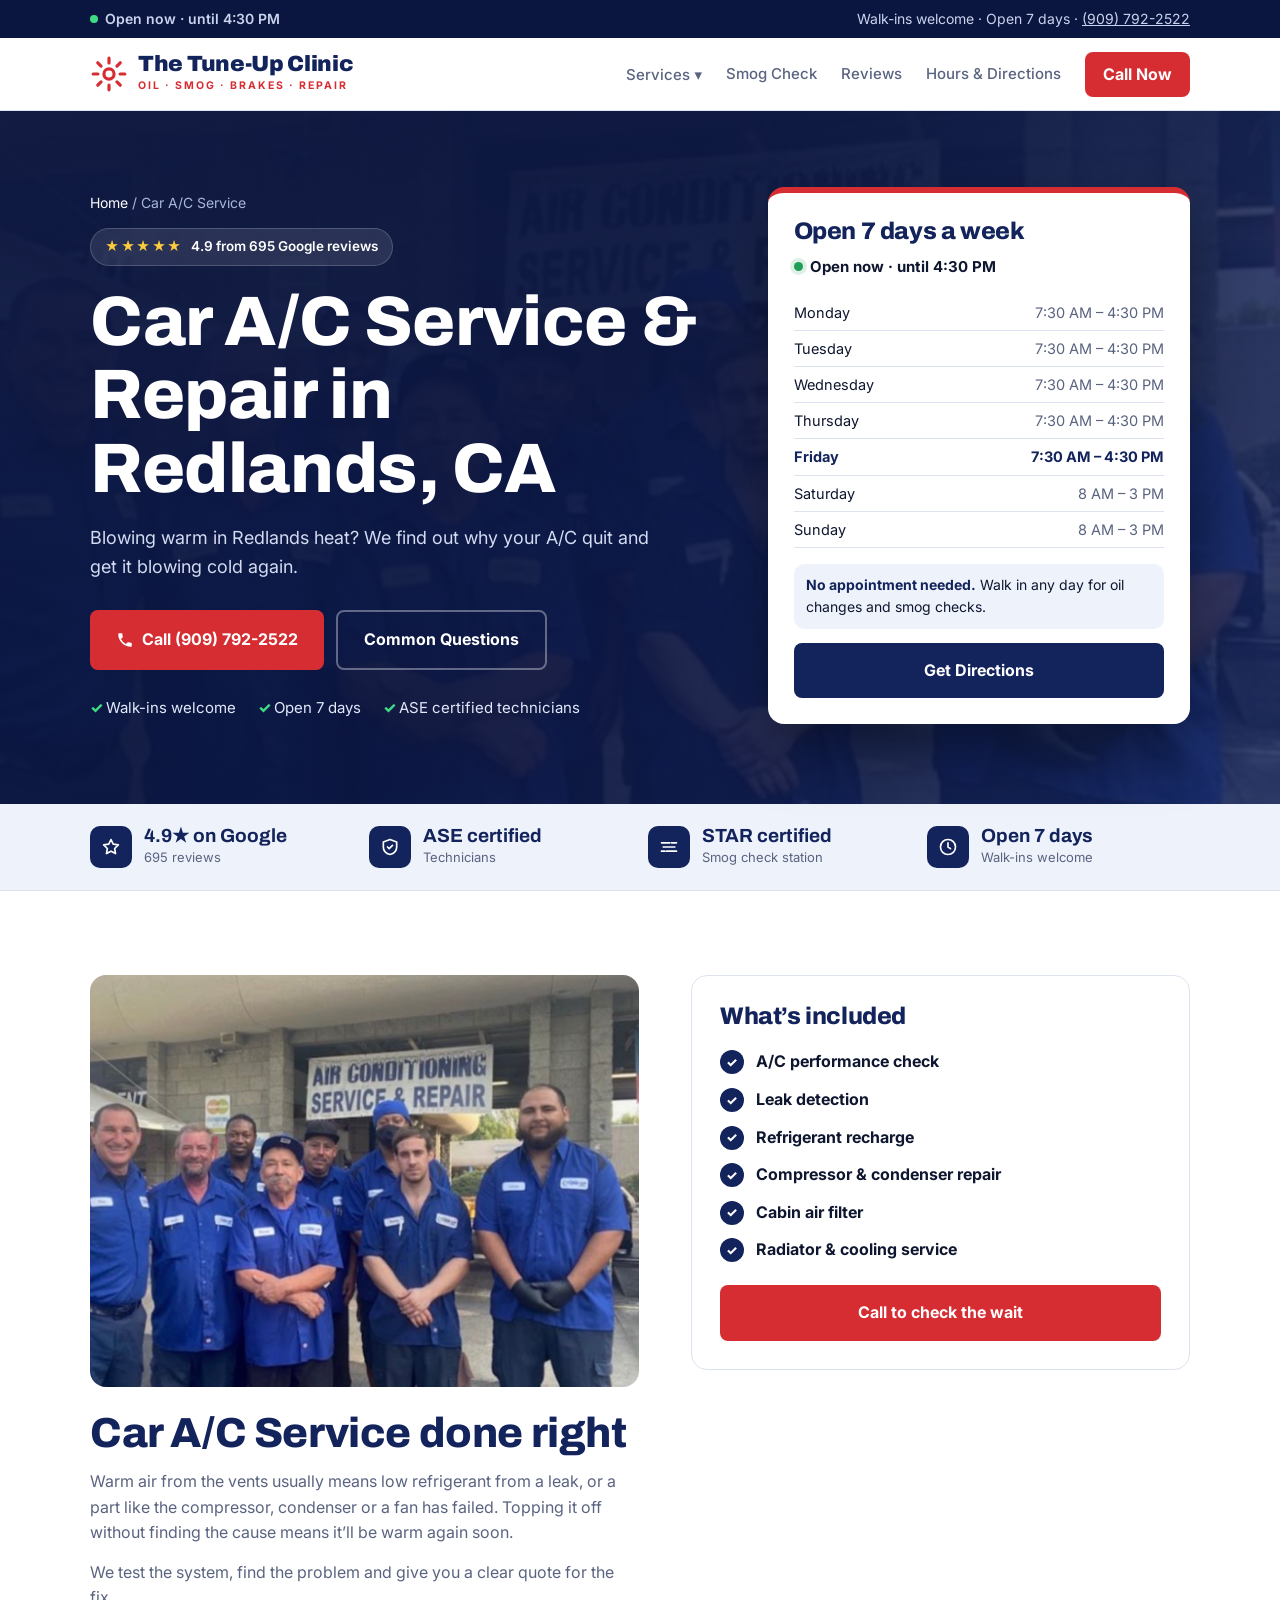
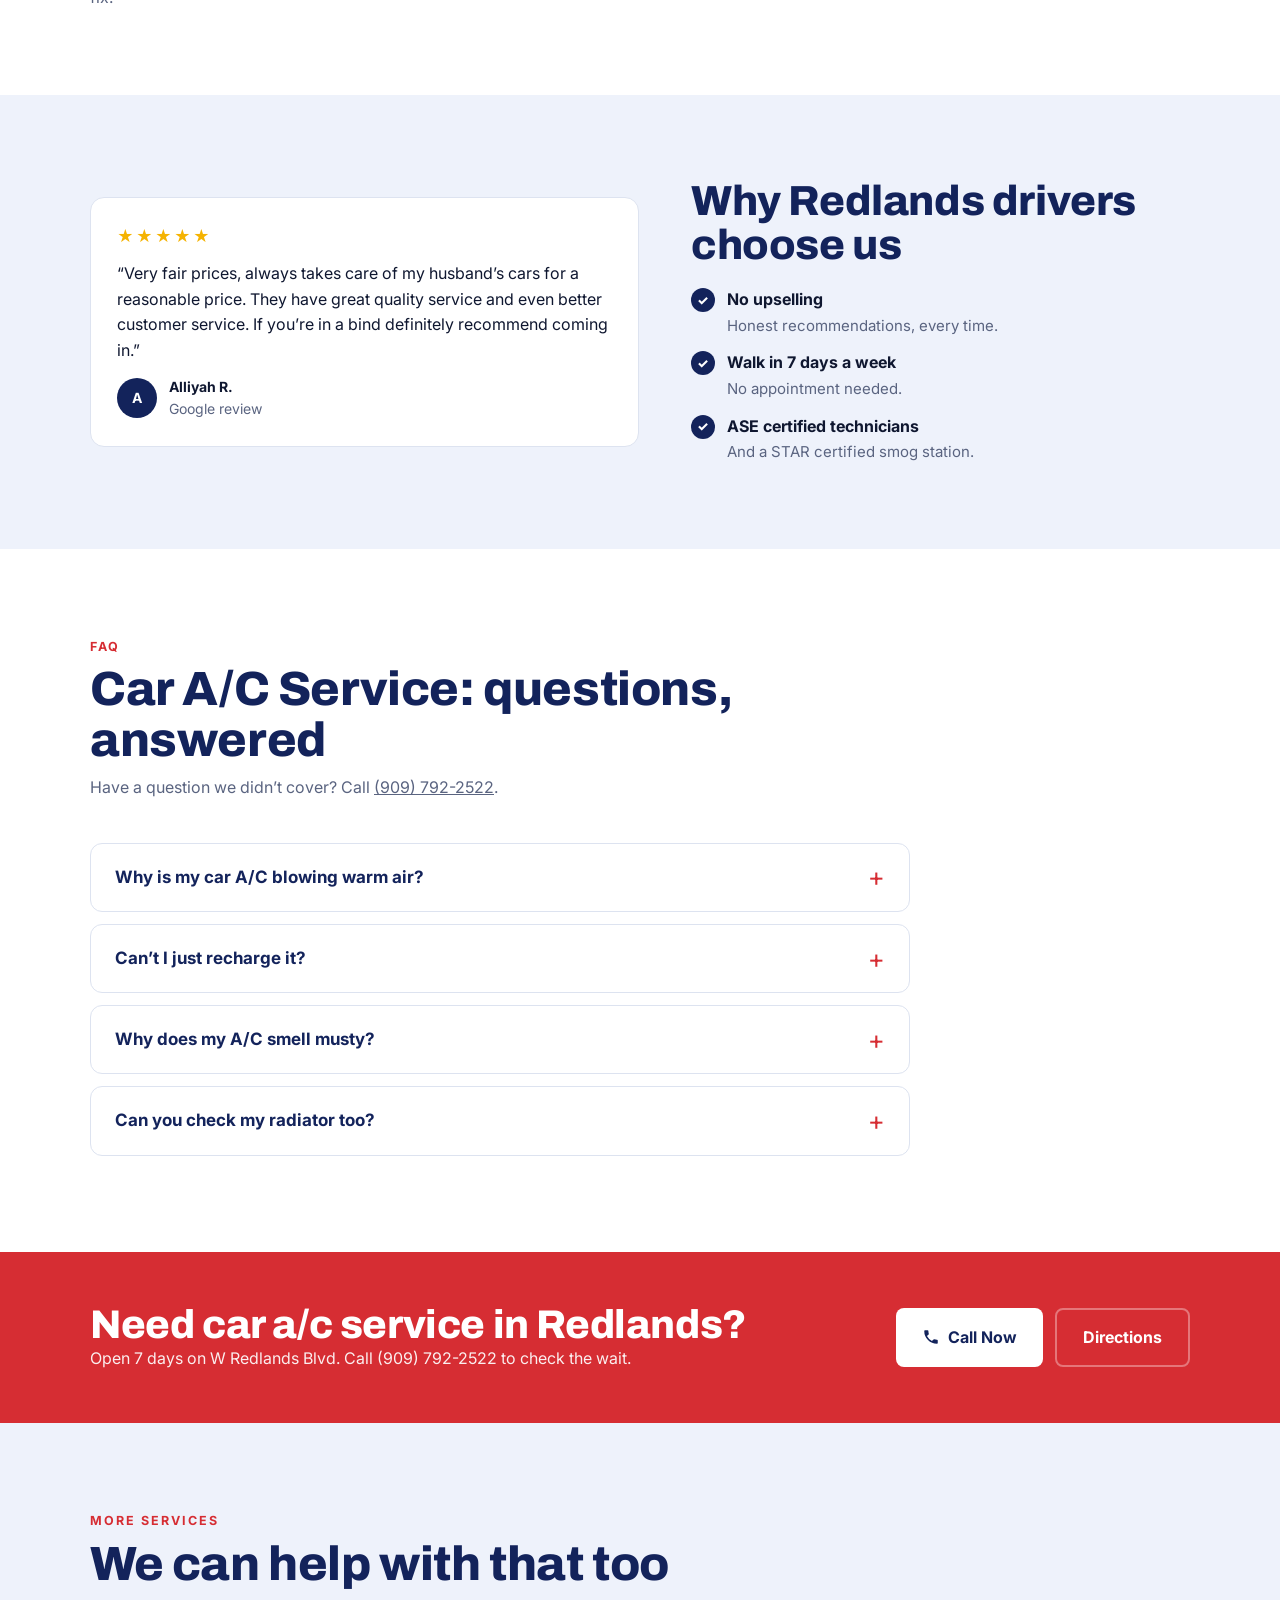
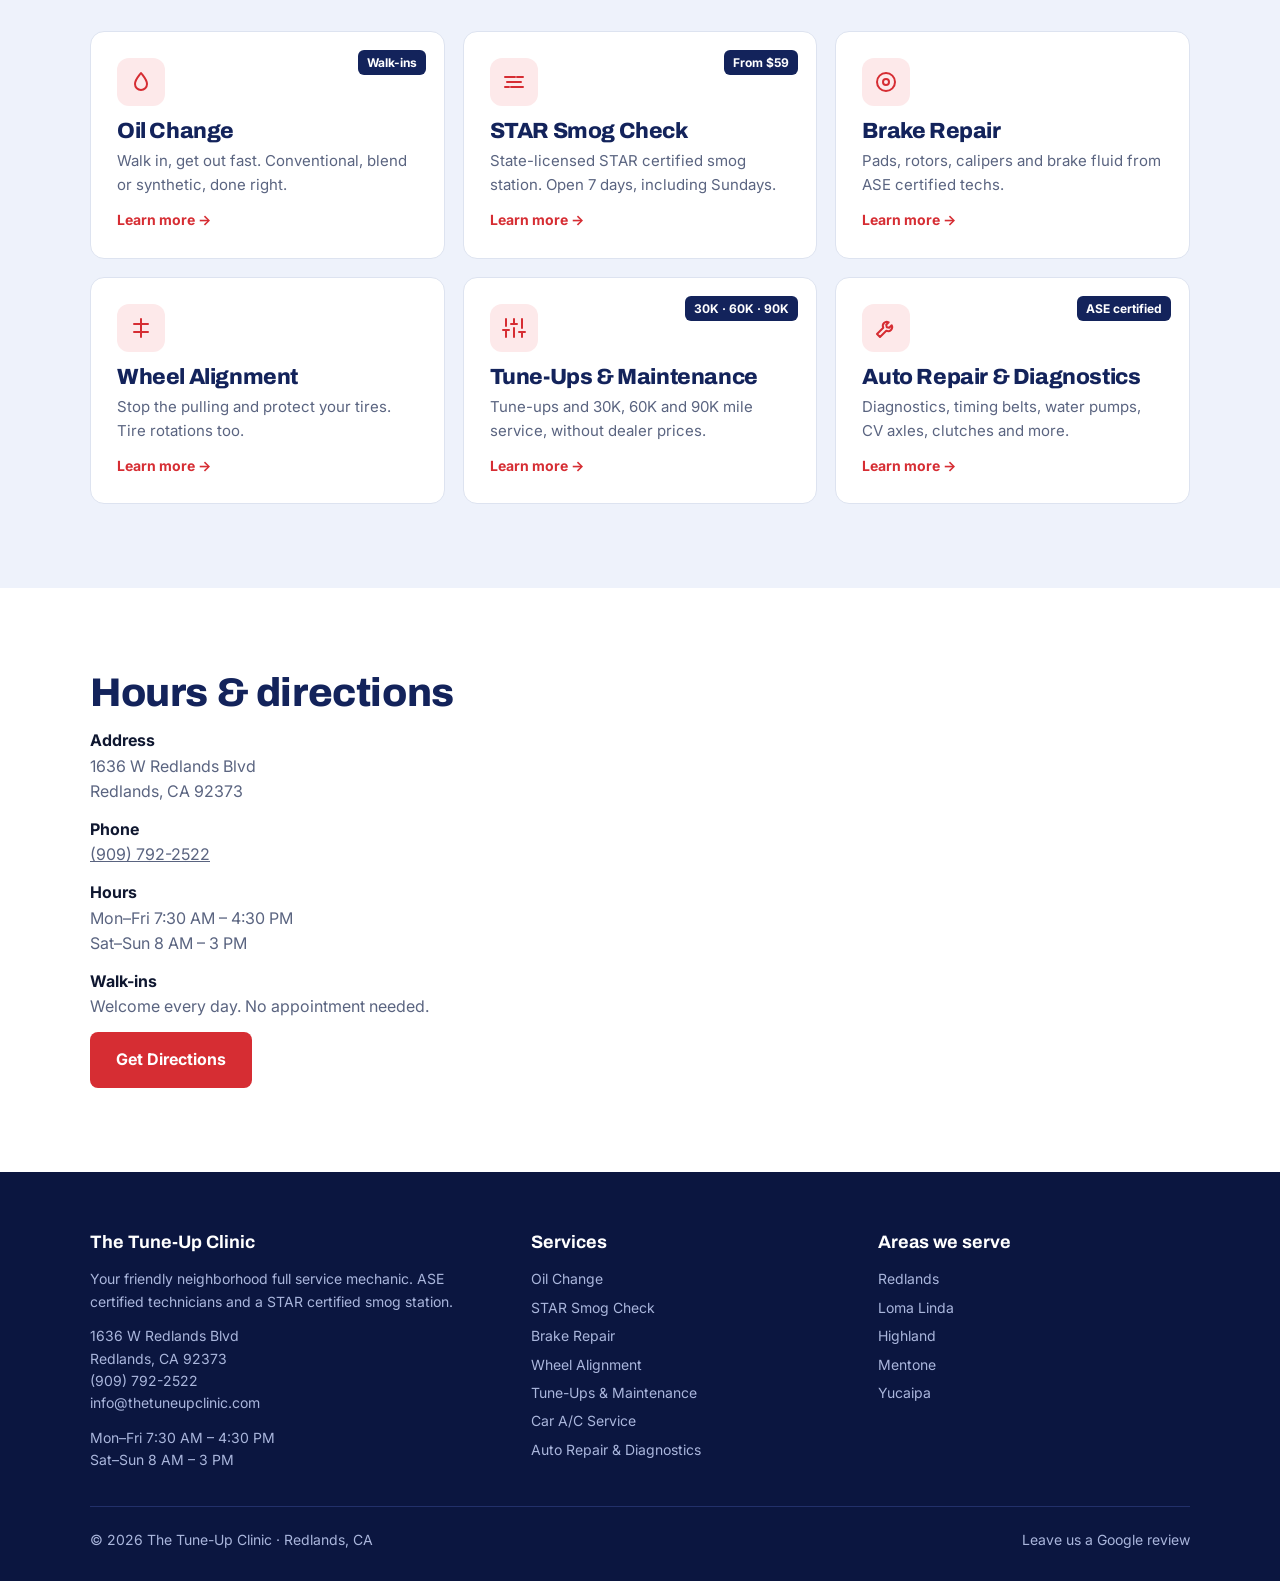
<file: services/car-ac-service/index.html>
<!doctype html>
<html lang="en">
<head>
<meta charset="utf-8">
<meta name="robots" content="noindex, nofollow">
<meta name="viewport" content="width=device-width, initial-scale=1">
<title>Car A/C Repair in Redlands, CA | Auto Air Conditioning Service</title>
<meta name="description" content="Car A/C service and repair in Redlands, CA. Diagnosis, leak repair and recharge so your air blows cold again. Open 7 days. (909) 792-2522.">
<link rel="canonical" href="https://www.thetuneupclinic.com/services/car-ac-service/">
<meta property="og:title" content="Car A/C Repair in Redlands, CA | Auto Air Conditioning Service">
<meta property="og:description" content="Car A/C service and repair in Redlands, CA. Diagnosis, leak repair and recharge so your air blows cold again. Open 7 days. (909) 792-2522.">
<meta property="og:type" content="website">
<meta property="og:image" content="https://www.thetuneupclinic.com/assets/photos/team.jpg">
<link rel="preconnect" href="https://fonts.googleapis.com">
<link href="https://fonts.googleapis.com/css2?family=Archivo:wght@700;800;900&family=Inter:wght@400;500;600;700&display=swap" rel="stylesheet">
<link rel="stylesheet" href="../../assets/styles.css">
<script type="application/ld+json">
{
 "@context": "https://schema.org",
 "@graph": [
  {
   "@type": "AutoRepair",
   "@id": "https://www.thetuneupclinic.com/#business",
   "name": "The Tune Up Clinic",
   "url": "https://www.thetuneupclinic.com/",
   "telephone": "+1-909-792-2522",
   "email": "info@thetuneupclinic.com",
   "address": {
    "@type": "PostalAddress",
    "streetAddress": "1636 W Redlands Blvd",
    "addressLocality": "Redlands",
    "addressRegion": "CA",
    "postalCode": "92373",
    "addressCountry": "US"
   },
   "geo": {
    "@type": "GeoCoordinates",
    "latitude": 34.0633676,
    "longitude": -117.2107971
   },
   "openingHoursSpecification": [
    {
     "@type": "OpeningHoursSpecification",
     "dayOfWeek": [
      "Monday",
      "Tuesday",
      "Wednesday",
      "Thursday",
      "Friday"
     ],
     "opens": "07:30",
     "closes": "16:30"
    },
    {
     "@type": "OpeningHoursSpecification",
     "dayOfWeek": [
      "Saturday",
      "Sunday"
     ],
     "opens": "08:00",
     "closes": "15:00"
    }
   ],
   "aggregateRating": {
    "@type": "AggregateRating",
    "ratingValue": "4.9",
    "reviewCount": "695"
   },
   "areaServed": [
    "Redlands",
    "Loma Linda",
    "Highland",
    "Mentone",
    "Yucaipa"
   ],
   "hasMap": "https://www.google.com/maps/place/?q=place_id:ChIJOz0Wf1er3IARNVNzhJ3WkUE"
  },
  {
   "@type": "Service",
   "name": "Car A/C Service",
   "serviceType": "Car A/C Service",
   "provider": {
    "@id": "https://www.thetuneupclinic.com/#business"
   },
   "areaServed": {
    "@type": "City",
    "name": "Redlands, CA"
   },
   "url": "https://www.thetuneupclinic.com/services/car-ac-service/",
   "description": "Car A/C service and repair in Redlands, CA. Diagnosis, leak repair and recharge so your air blows cold again. Open 7 days. (909) 792-2522."
  },
  {
   "@type": "FAQPage",
   "mainEntity": [
    {
     "@type": "Question",
     "name": "Why is my car A/C blowing warm air?",
     "acceptedAnswer": {
      "@type": "Answer",
      "text": "Usually a refrigerant leak, a failing compressor or condenser, an electrical problem or a stuck blend door. We diagnose before recommending a repair."
     }
    },
    {
     "@type": "Question",
     "name": "Can’t I just recharge it?",
     "acceptedAnswer": {
      "@type": "Answer",
      "text": "Only if there’s no leak. Otherwise the refrigerant escapes again. We check first."
     }
    },
    {
     "@type": "Question",
     "name": "Why does my A/C smell musty?",
     "acceptedAnswer": {
      "@type": "Answer",
      "text": "Often a dirty cabin air filter. Replacing it usually helps."
     }
    },
    {
     "@type": "Question",
     "name": "Can you check my radiator too?",
     "acceptedAnswer": {
      "@type": "Answer",
      "text": "Yes. Radiator and cooling-system service is one of our regular services, and it’s smart to check before summer."
     }
    }
   ]
  },
  {
   "@type": "BreadcrumbList",
   "itemListElement": [
    {
     "@type": "ListItem",
     "position": 1,
     "name": "Home",
     "item": "https://www.thetuneupclinic.com/"
    },
    {
     "@type": "ListItem",
     "position": 2,
     "name": "Car A/C Service",
     "item": "https://www.thetuneupclinic.com/services/car-ac-service/"
    }
   ]
  }
 ]
}
</script>
</head>
<body>
<div class="topbar"><div class="wrap">
  <span class="status js-status"><i class="dot"></i><span>Checking hours…</span></span>
  <span>Walk-ins welcome · Open 7 days · <a href="tel:+19097922522">(909) 792-2522</a></span>
</div></div>
<header class="nav"><div class="wrap">
  <a href="../../" class="logo"><svg class="gear" width="38" height="38" viewBox="0 0 24 24" fill="none" stroke="#d62d33" stroke-width="2" stroke-linecap="round" stroke-linejoin="round"><circle cx="12" cy="12" r="3.2"/><path d="M12 2v3M12 19v3M4.9 4.9l2.1 2.1M17 17l2.1 2.1M2 12h3M19 12h3M4.9 19.1 7 17M17 7l2.1-2.1"/></svg><span><b>The Tune-Up Clinic</b><small>OIL · SMOG · BRAKES · REPAIR</small></span></a>
  <nav>
    <div class="dd"><button type="button" aria-haspopup="true">Services ▾</button><div class="dd-menu"><a href="../../services/oil-change/">Oil Change</a><a href="../../services/smog-check/">STAR Smog Check</a><a href="../../services/brake-repair/">Brake Repair</a><a href="../../services/wheel-alignment/">Wheel Alignment</a><a href="../../services/tune-up-maintenance/">Tune-Ups & Maintenance</a><a href="../../services/car-ac-service/">Car A/C Service</a><a href="../../services/auto-repair/">Auto Repair & Diagnostics</a></div></div>
    <a href="../../services/smog-check/">Smog Check</a><a href="../../#reviews">Reviews</a><a href="../../#visit">Hours &amp; Directions</a>
    <a href="tel:+19097922522" class="btn btn-red">Call Now</a>
  </nav>
</div></header>

<section class="hero" style="padding:0;background-image:url('../../assets/photos/team.jpg')"><div class="wrap">
  <div>
    <div class="crumbs"><a href="../../">Home</a> / Car A/C Service</div>
    <span class="eyebrow"><span class="st">★★★★★</span> 4.9 from 695 Google reviews</span>
    <h1>Car A/C Service &amp; Repair in Redlands, CA</h1>
    <p class="lead">Blowing warm in Redlands heat? We find out why your A/C quit and get it blowing cold again.</p>
    <div class="ctas">
      <a href="tel:+19097922522" class="btn btn-red"><svg width="18" height="18" viewBox="0 0 24 24" fill="currentColor"><path d="M6.6 10.8a15.1 15.1 0 0 0 6.6 6.6l2.2-2.2a1 1 0 0 1 1-.25 11.4 11.4 0 0 0 3.6.57 1 1 0 0 1 1 1V20a1 1 0 0 1-1 1A17 17 0 0 1 3 4a1 1 0 0 1 1-1h3.5a1 1 0 0 1 1 1c0 1.25.2 2.45.57 3.57a1 1 0 0 1-.25 1z"/></svg> Call (909) 792-2522</a>
      <a href="#faq" class="btn btn-ghost">Common Questions</a>
    </div>
    <ul class="checks"><li>Walk-ins welcome</li><li>Open 7 days</li><li>ASE certified technicians</li></ul>
  </div>
  <div class="hcard">
    <h2>Open 7 days a week</h2>
    <div class="pill js-status"><i></i><span>Checking hours…</span></div>
    <table id="hours"></table>
    <div class="walk"><b>No appointment needed.</b> Walk in any day for oil changes and smog checks.</div>
    <a href="https://www.google.com/maps/dir/?api=1&destination=1636+W+Redlands+Blvd+Redlands+CA+92373" target="_blank" rel="noopener" class="btn btn-navy">Get Directions</a>
  </div>
</div></section>

<div class="trust"><div class="wrap">
  <div><span class="ic"><svg width="20" height="20" viewBox="0 0 24 24" fill="none" stroke="currentColor" stroke-width="2" stroke-linecap="round" stroke-linejoin="round"><path d="M12 3l2.7 5.6 6.1.9-4.4 4.3 1 6.1L12 17l-5.4 2.9 1-6.1-4.4-4.3 6.1-.9z"/></svg></span><span><b>4.9★ on Google</b><span>695 reviews</span></span></div>
  <div><span class="ic"><svg width="20" height="20" viewBox="0 0 24 24" fill="none" stroke="currentColor" stroke-width="2" stroke-linecap="round" stroke-linejoin="round"><path d="M12 3l8 3v6c0 5-3.5 8-8 9-4.5-1-8-4-8-9V6z"/><path d="M9 12l2 2 4-4"/></svg></span><span><b>ASE certified</b><span>Technicians</span></span></div>
  <div><span class="ic"><svg width="20" height="20" viewBox="0 0 24 24" fill="none" stroke="currentColor" stroke-width="2" stroke-linecap="round" stroke-linejoin="round"><path d="M3 17h4M9 17h12M5 12h14M3 7h10M15 7h6"/></svg></span><span><b>STAR certified</b><span>Smog check station</span></span></div>
  <div><span class="ic"><svg width="20" height="20" viewBox="0 0 24 24" fill="none" stroke="currentColor" stroke-width="2" stroke-linecap="round" stroke-linejoin="round"><circle cx="12" cy="12" r="9"/><path d="M12 7v5l3 2"/></svg></span><span><b>Open 7 days</b><span>Walk-ins welcome</span></span></div>
</div></div>

<section><div class="wrap split">
  <div class="prose">
    <figure class="photo photo-svc"><img src="../../assets/photos/team.jpg" alt="The Tune Up Clinic team in front of the Air Conditioning Service &amp; Repair sign" loading="lazy"></figure>
    <h2>Car A/C Service done right</h2>
    <p>Warm air from the vents usually means low refrigerant from a leak, or a part like the compressor, condenser or a fan has failed. Topping it off without finding the cause means it’ll be warm again soon.</p><p>We test the system, find the problem and give you a clear quote for the fix.</p>
  </div>
  <div class="box">
    <h3>What’s included</h3>
    
    <ul class="ticks"><li><div><b>A/C performance check</b></div></li><li><div><b>Leak detection</b></div></li><li><div><b>Refrigerant recharge</b></div></li><li><div><b>Compressor &amp; condenser repair</b></div></li><li><div><b>Cabin air filter</b></div></li><li><div><b>Radiator &amp; cooling service</b></div></li></ul>
    <a href="tel:+19097922522" class="btn btn-red" style="margin-top:22px;width:100%">Call to check the wait</a>
  </div>
</div></section>

<section class="alt"><div class="wrap split" style="align-items:center">
  <figure class="quote">
      <div class="stars">★★★★★</div>
      <blockquote>“Very fair prices, always takes care of my husband’s cars for a reasonable price. They have great quality service and even better customer service. If you’re in a bind definitely recommend coming in.”</blockquote>
      <figcaption><span class="av">A</span><span><b>Alliyah R.</b>Google review</span></figcaption>
    </figure>
  <div class="prose">
    <h2>Why Redlands drivers choose us</h2>
    <ul class="ticks">
      <li><div><b>No upselling</b><span>Honest recommendations, every time.</span></div></li>
      <li><div><b>Walk in 7 days a week</b><span>No appointment needed.</span></div></li>
      <li><div><b>ASE certified technicians</b><span>And a STAR certified smog station.</span></div></li>
    </ul>
  </div>
</div></section>

<section id="faq"><div class="wrap">
  <div class="sh"><small>FAQ</small><h2>Car A/C Service: questions, answered</h2><p>Have a question we didn’t cover? Call <a href="tel:+19097922522">(909) 792-2522</a>.</p></div>
  <div class="faq"><details><summary>Why is my car A/C blowing warm air?</summary><p>Usually a refrigerant leak, a failing compressor or condenser, an electrical problem or a stuck blend door. We diagnose before recommending a repair.</p></details>
<details><summary>Can’t I just recharge it?</summary><p>Only if there’s no leak. Otherwise the refrigerant escapes again. We check first.</p></details>
<details><summary>Why does my A/C smell musty?</summary><p>Often a dirty cabin air filter. Replacing it usually helps.</p></details>
<details><summary>Can you check my radiator too?</summary><p>Yes. Radiator and cooling-system service is one of our regular services, and it’s smart to check before summer.</p></details></div>
</div></section>

<section class="cta" style="padding:52px 0"><div class="wrap">
  <div><h2>Need car a/c service in Redlands?</h2><p>Open 7 days on W Redlands Blvd. Call (909) 792-2522 to check the wait.</p></div>
  <div class="ctas"><a href="tel:+19097922522" class="btn btn-white"><svg width="18" height="18" viewBox="0 0 24 24" fill="currentColor"><path d="M6.6 10.8a15.1 15.1 0 0 0 6.6 6.6l2.2-2.2a1 1 0 0 1 1-.25 11.4 11.4 0 0 0 3.6.57 1 1 0 0 1 1 1V20a1 1 0 0 1-1 1A17 17 0 0 1 3 4a1 1 0 0 1 1-1h3.5a1 1 0 0 1 1 1c0 1.25.2 2.45.57 3.57a1 1 0 0 1-.25 1z"/></svg> Call Now</a><a href="https://www.google.com/maps/dir/?api=1&destination=1636+W+Redlands+Blvd+Redlands+CA+92373" target="_blank" rel="noopener" class="btn btn-ghost">Directions</a></div>
</div></section>

<section class="alt"><div class="wrap">
  <div class="sh"><small>More services</small><h2>We can help with that too</h2></div>
  <div class="svc">
    <a href="../../services/oil-change/"><span class="tag">Walk-ins</span><div class="ic"><svg width="24" height="24" viewBox="0 0 24 24" fill="none" stroke="currentColor" stroke-width="2" stroke-linecap="round" stroke-linejoin="round"><path d="M12 3c3 4 6 7 6 11a6 6 0 0 1-12 0c0-4 3-7 6-11z"/></svg></div><h3>Oil Change</h3><p>Walk in, get out fast. Conventional, blend or synthetic, done right.</p><span class="go">Learn more →</span></a>
    <a href="../../services/smog-check/"><span class="tag">From $59</span><div class="ic"><svg width="24" height="24" viewBox="0 0 24 24" fill="none" stroke="currentColor" stroke-width="2" stroke-linecap="round" stroke-linejoin="round"><path d="M3 17h4M9 17h12M5 12h14M3 7h10M15 7h6"/></svg></div><h3>STAR Smog Check</h3><p>State-licensed STAR certified smog station. Open 7 days, including Sundays.</p><span class="go">Learn more →</span></a>
    <a href="../../services/brake-repair/"><div class="ic"><svg width="24" height="24" viewBox="0 0 24 24" fill="none" stroke="currentColor" stroke-width="2" stroke-linecap="round" stroke-linejoin="round"><circle cx="12" cy="12" r="9"/><circle cx="12" cy="12" r="3"/></svg></div><h3>Brake Repair</h3><p>Pads, rotors, calipers and brake fluid from ASE certified techs.</p><span class="go">Learn more →</span></a>
    <a href="../../services/wheel-alignment/"><div class="ic"><svg width="24" height="24" viewBox="0 0 24 24" fill="none" stroke="currentColor" stroke-width="2" stroke-linecap="round" stroke-linejoin="round"><path d="M12 3v18M5 8h14M5 16h14"/></svg></div><h3>Wheel Alignment</h3><p>Stop the pulling and protect your tires. Tire rotations too.</p><span class="go">Learn more →</span></a>
    <a href="../../services/tune-up-maintenance/"><span class="tag">30K · 60K · 90K</span><div class="ic"><svg width="24" height="24" viewBox="0 0 24 24" fill="none" stroke="currentColor" stroke-width="2" stroke-linecap="round" stroke-linejoin="round"><path d="M4 21v-7M4 10V3M12 21v-9M12 8V3M20 21v-5M20 12V3M1 14h6M9 8h6M17 16h6"/></svg></div><h3>Tune-Ups & Maintenance</h3><p>Tune-ups and 30K, 60K and 90K mile service, without dealer prices.</p><span class="go">Learn more →</span></a>
    <a href="../../services/auto-repair/"><span class="tag">ASE certified</span><div class="ic"><svg width="24" height="24" viewBox="0 0 24 24" fill="none" stroke="currentColor" stroke-width="2" stroke-linecap="round" stroke-linejoin="round"><path d="M14.7 6.3a4 4 0 0 0-5.4 5.4L3 18l3 3 6.3-6.3a4 4 0 0 0 5.4-5.4l-2.5 2.5-2.4-.6-.6-2.4z"/></svg></div><h3>Auto Repair & Diagnostics</h3><p>Diagnostics, timing belts, water pumps, CV axles, clutches and more.</p><span class="go">Learn more →</span></a>
  </div>
</div></section>

<section id="visit"><div class="wrap visit">
  <div>
    <h2>Hours &amp; directions</h2>
    <p><b>Address</b>1636 W Redlands Blvd<br>Redlands, CA 92373</p>
    <p><b>Phone</b><a href="tel:+19097922522">(909) 792-2522</a></p>
    <p><b>Hours</b>Mon–Fri 7:30 AM – 4:30 PM<br>Sat–Sun 8 AM – 3 PM</p>
    <p><b>Walk-ins</b>Welcome every day. No appointment needed.</p>
    <a href="https://www.google.com/maps/dir/?api=1&destination=1636+W+Redlands+Blvd+Redlands+CA+92373" target="_blank" rel="noopener" class="btn btn-red">Get Directions</a>
  </div>
  <iframe class="map" loading="lazy" title="Map to The Tune Up Clinic" src="https://maps.google.com/maps?q=1636+W+Redlands+Blvd,+Redlands,+CA+92373&z=16&output=embed"></iframe>
</div></section>

<footer><div class="wrap">
  <div class="fcols">
    <div>
      <h4>The Tune-Up Clinic</h4>
      <p>Your friendly neighborhood full service mechanic. ASE certified technicians and a STAR certified smog station.</p>
      <p style="margin-top:12px">1636 W Redlands Blvd<br>Redlands, CA 92373<br><a href="tel:+19097922522">(909) 792-2522</a><br><a href="mailto:info@thetuneupclinic.com">info@thetuneupclinic.com</a></p>
      <p style="margin-top:12px">Mon–Fri 7:30 AM – 4:30 PM<br>Sat–Sun 8 AM – 3 PM</p>
    </div>
    <div><h4>Services</h4><ul><li><a href="../../services/oil-change/">Oil Change</a></li><li><a href="../../services/smog-check/">STAR Smog Check</a></li><li><a href="../../services/brake-repair/">Brake Repair</a></li><li><a href="../../services/wheel-alignment/">Wheel Alignment</a></li><li><a href="../../services/tune-up-maintenance/">Tune-Ups & Maintenance</a></li><li><a href="../../services/car-ac-service/">Car A/C Service</a></li><li><a href="../../services/auto-repair/">Auto Repair & Diagnostics</a></li></ul></div>
    <div><h4>Areas we serve</h4><ul><li><a href="../../">Redlands</a></li><li><a href="../../areas/loma-linda/">Loma Linda</a></li><li><a href="../../areas/highland/">Highland</a></li><li><a href="../../areas/mentone/">Mentone</a></li><li><a href="../../areas/yucaipa/">Yucaipa</a></li></ul></div>
  </div>
  <div class="fbot"><span>© <span class="yr"></span> The Tune-Up Clinic · Redlands, CA</span><span><a href="https://search.google.com/local/writereview?placeid=ChIJOz0Wf1er3IARNVNzhJ3WkUE" target="_blank" rel="noopener">Leave us a Google review</a></span></div>
</div></footer>

<div class="mbar"><a href="tel:+19097922522" class="btn btn-red"><svg width="18" height="18" viewBox="0 0 24 24" fill="currentColor"><path d="M6.6 10.8a15.1 15.1 0 0 0 6.6 6.6l2.2-2.2a1 1 0 0 1 1-.25 11.4 11.4 0 0 0 3.6.57 1 1 0 0 1 1 1V20a1 1 0 0 1-1 1A17 17 0 0 1 3 4a1 1 0 0 1 1-1h3.5a1 1 0 0 1 1 1c0 1.25.2 2.45.57 3.57a1 1 0 0 1-.25 1z"/></svg> Call Now</a><a href="https://www.google.com/maps/dir/?api=1&destination=1636+W+Redlands+Blvd+Redlands+CA+92373" target="_blank" rel="noopener" class="btn btn-navy">Directions</a></div>
<script src="../../assets/site.js"></script>
</body>
</html>
</file>
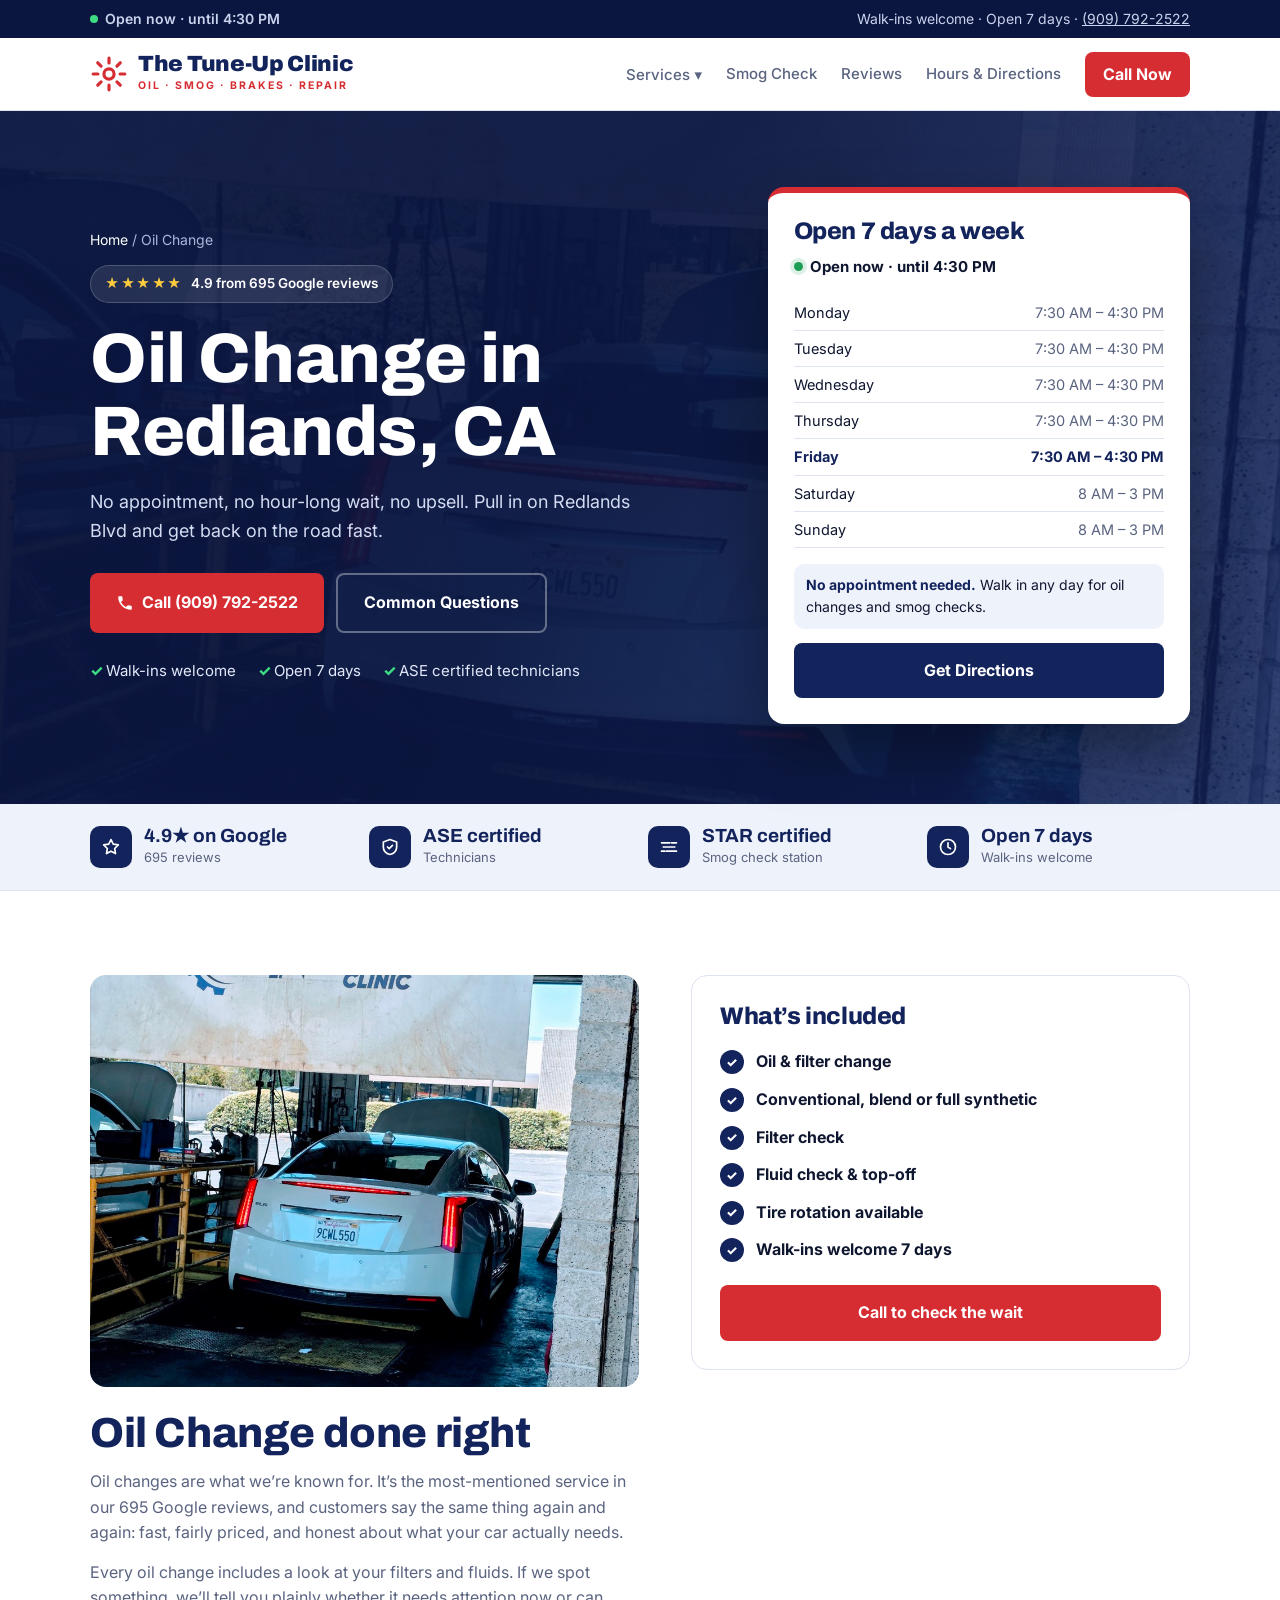
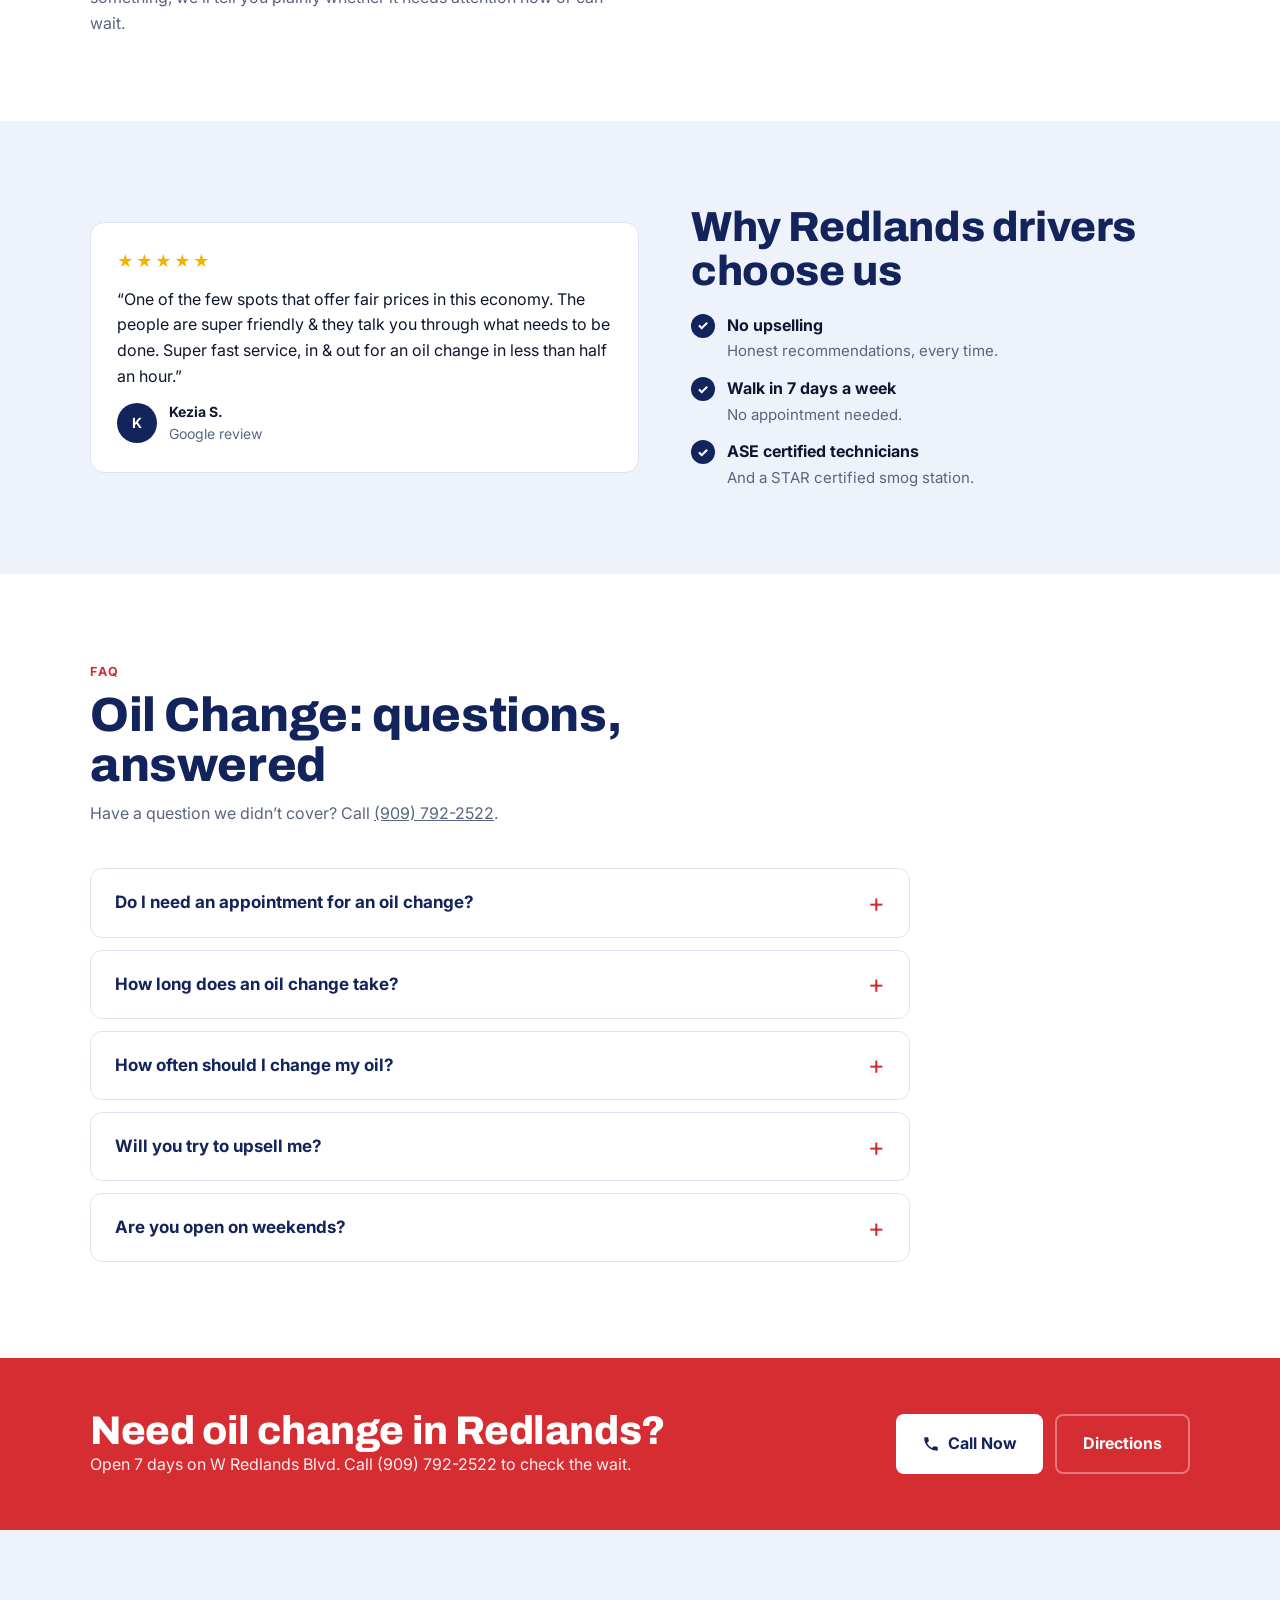
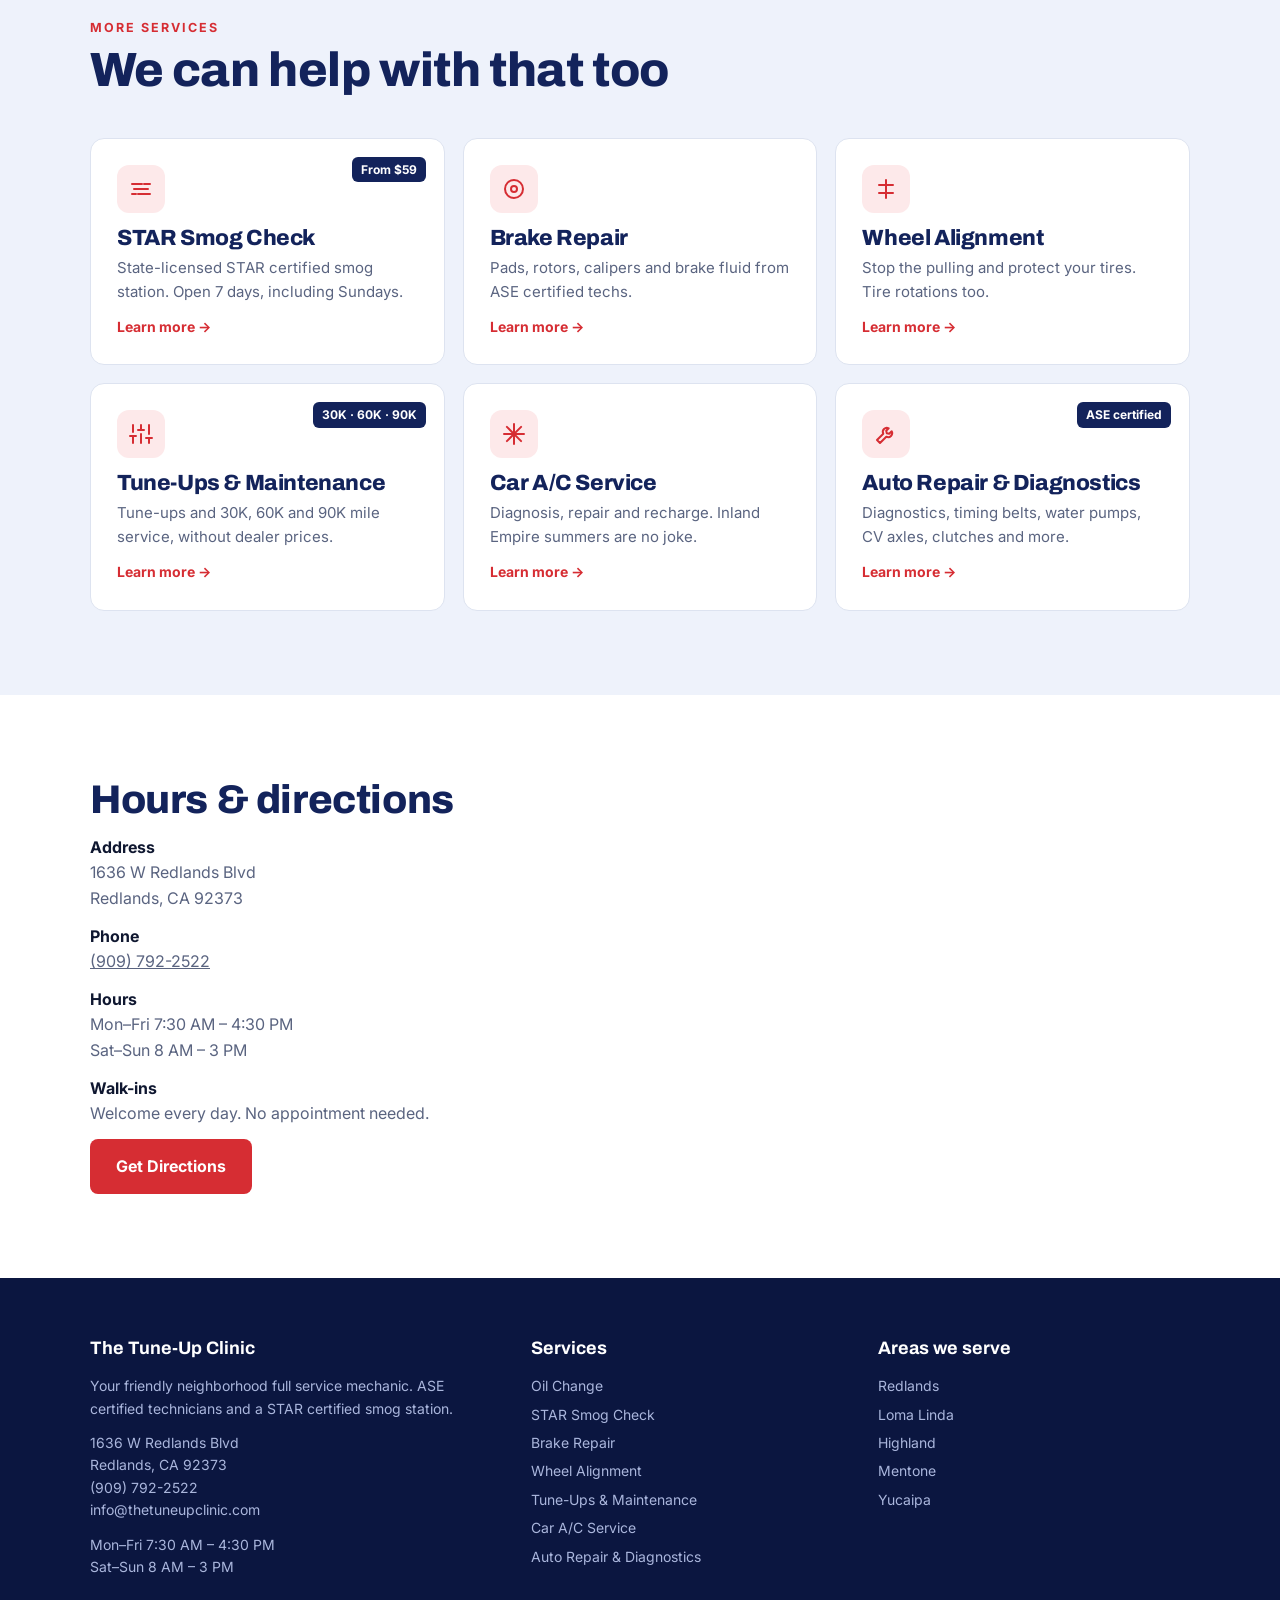
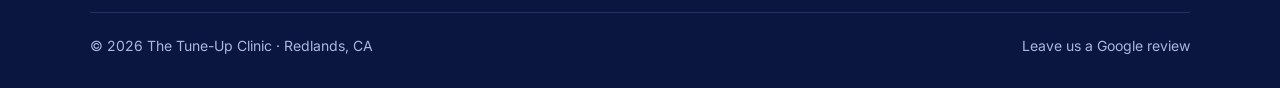
<file: services/oil-change/index.html>
<!doctype html>
<html lang="en">
<head>
<meta charset="utf-8">
<meta name="robots" content="noindex, nofollow">
<meta name="viewport" content="width=device-width, initial-scale=1">
<title>Oil Change in Redlands, CA | Fast Walk-In Oil Changes on Redlands Blvd</title>
<meta name="description" content="Fast, fairly priced oil changes in Redlands, CA on W Redlands Blvd. Walk-ins welcome 7 days a week. 4.9★ from 695 Google reviews. Call (909) 792-2522.">
<link rel="canonical" href="https://www.thetuneupclinic.com/services/oil-change/">
<meta property="og:title" content="Oil Change in Redlands, CA | Fast Walk-In Oil Changes on Redlands Blvd">
<meta property="og:description" content="Fast, fairly priced oil changes in Redlands, CA on W Redlands Blvd. Walk-ins welcome 7 days a week. 4.9★ from 695 Google reviews. Call (909) 792-2522.">
<meta property="og:type" content="website">
<meta property="og:image" content="https://www.thetuneupclinic.com/assets/photos/team.jpg">
<link rel="preconnect" href="https://fonts.googleapis.com">
<link href="https://fonts.googleapis.com/css2?family=Archivo:wght@700;800;900&family=Inter:wght@400;500;600;700&display=swap" rel="stylesheet">
<link rel="stylesheet" href="../../assets/styles.css">
<script type="application/ld+json">
{
 "@context": "https://schema.org",
 "@graph": [
  {
   "@type": "AutoRepair",
   "@id": "https://www.thetuneupclinic.com/#business",
   "name": "The Tune Up Clinic",
   "url": "https://www.thetuneupclinic.com/",
   "telephone": "+1-909-792-2522",
   "email": "info@thetuneupclinic.com",
   "address": {
    "@type": "PostalAddress",
    "streetAddress": "1636 W Redlands Blvd",
    "addressLocality": "Redlands",
    "addressRegion": "CA",
    "postalCode": "92373",
    "addressCountry": "US"
   },
   "geo": {
    "@type": "GeoCoordinates",
    "latitude": 34.0633676,
    "longitude": -117.2107971
   },
   "openingHoursSpecification": [
    {
     "@type": "OpeningHoursSpecification",
     "dayOfWeek": [
      "Monday",
      "Tuesday",
      "Wednesday",
      "Thursday",
      "Friday"
     ],
     "opens": "07:30",
     "closes": "16:30"
    },
    {
     "@type": "OpeningHoursSpecification",
     "dayOfWeek": [
      "Saturday",
      "Sunday"
     ],
     "opens": "08:00",
     "closes": "15:00"
    }
   ],
   "aggregateRating": {
    "@type": "AggregateRating",
    "ratingValue": "4.9",
    "reviewCount": "695"
   },
   "areaServed": [
    "Redlands",
    "Loma Linda",
    "Highland",
    "Mentone",
    "Yucaipa"
   ],
   "hasMap": "https://www.google.com/maps/place/?q=place_id:ChIJOz0Wf1er3IARNVNzhJ3WkUE"
  },
  {
   "@type": "Service",
   "name": "Oil Change",
   "serviceType": "Oil Change",
   "provider": {
    "@id": "https://www.thetuneupclinic.com/#business"
   },
   "areaServed": {
    "@type": "City",
    "name": "Redlands, CA"
   },
   "url": "https://www.thetuneupclinic.com/services/oil-change/",
   "description": "Fast, fairly priced oil changes in Redlands, CA on W Redlands Blvd. Walk-ins welcome 7 days a week. 4.9★ from 695 Google reviews. Call (909) 792-2522."
  },
  {
   "@type": "FAQPage",
   "mainEntity": [
    {
     "@type": "Question",
     "name": "Do I need an appointment for an oil change?",
     "acceptedAnswer": {
      "@type": "Answer",
      "text": "No. Walk-ins are welcome during open hours, seven days a week. Many regulars never make an appointment."
     }
    },
    {
     "@type": "Question",
     "name": "How long does an oil change take?",
     "acceptedAnswer": {
      "@type": "Answer",
      "text": "Most oil changes are quick. Customers regularly tell us they’re in and out in under half an hour. Busy days can take a little longer."
     }
    },
    {
     "@type": "Question",
     "name": "How often should I change my oil?",
     "acceptedAnswer": {
      "@type": "Answer",
      "text": "Follow your car’s maintenance schedule or oil-life monitor. Cars that use full synthetic oil typically go longer between changes than older cars on conventional oil."
     }
    },
    {
     "@type": "Question",
     "name": "Will you try to upsell me?",
     "acceptedAnswer": {
      "@type": "Answer",
      "text": "No. “No upselling” is one of the things our customers mention most. We’ll show you what we see and tell you what can wait."
     }
    },
    {
     "@type": "Question",
     "name": "Are you open on weekends?",
     "acceptedAnswer": {
      "@type": "Answer",
      "text": "Yes. We’re open Saturday and Sunday from 8 AM to 3 PM, and weekdays from 7:30 AM to 4:30 PM."
     }
    }
   ]
  },
  {
   "@type": "BreadcrumbList",
   "itemListElement": [
    {
     "@type": "ListItem",
     "position": 1,
     "name": "Home",
     "item": "https://www.thetuneupclinic.com/"
    },
    {
     "@type": "ListItem",
     "position": 2,
     "name": "Oil Change",
     "item": "https://www.thetuneupclinic.com/services/oil-change/"
    }
   ]
  }
 ]
}
</script>
</head>
<body>
<div class="topbar"><div class="wrap">
  <span class="status js-status"><i class="dot"></i><span>Checking hours…</span></span>
  <span>Walk-ins welcome · Open 7 days · <a href="tel:+19097922522">(909) 792-2522</a></span>
</div></div>
<header class="nav"><div class="wrap">
  <a href="../../" class="logo"><svg class="gear" width="38" height="38" viewBox="0 0 24 24" fill="none" stroke="#d62d33" stroke-width="2" stroke-linecap="round" stroke-linejoin="round"><circle cx="12" cy="12" r="3.2"/><path d="M12 2v3M12 19v3M4.9 4.9l2.1 2.1M17 17l2.1 2.1M2 12h3M19 12h3M4.9 19.1 7 17M17 7l2.1-2.1"/></svg><span><b>The Tune-Up Clinic</b><small>OIL · SMOG · BRAKES · REPAIR</small></span></a>
  <nav>
    <div class="dd"><button type="button" aria-haspopup="true">Services ▾</button><div class="dd-menu"><a href="../../services/oil-change/">Oil Change</a><a href="../../services/smog-check/">STAR Smog Check</a><a href="../../services/brake-repair/">Brake Repair</a><a href="../../services/wheel-alignment/">Wheel Alignment</a><a href="../../services/tune-up-maintenance/">Tune-Ups & Maintenance</a><a href="../../services/car-ac-service/">Car A/C Service</a><a href="../../services/auto-repair/">Auto Repair & Diagnostics</a></div></div>
    <a href="../../services/smog-check/">Smog Check</a><a href="../../#reviews">Reviews</a><a href="../../#visit">Hours &amp; Directions</a>
    <a href="tel:+19097922522" class="btn btn-red">Call Now</a>
  </nav>
</div></header>

<section class="hero" style="padding:0;background-image:url('../../assets/photos/service-bay.jpg')"><div class="wrap">
  <div>
    <div class="crumbs"><a href="../../">Home</a> / Oil Change</div>
    <span class="eyebrow"><span class="st">★★★★★</span> 4.9 from 695 Google reviews</span>
    <h1>Oil Change in Redlands, CA</h1>
    <p class="lead">No appointment, no hour-long wait, no upsell. Pull in on Redlands Blvd and get back on the road fast.</p>
    <div class="ctas">
      <a href="tel:+19097922522" class="btn btn-red"><svg width="18" height="18" viewBox="0 0 24 24" fill="currentColor"><path d="M6.6 10.8a15.1 15.1 0 0 0 6.6 6.6l2.2-2.2a1 1 0 0 1 1-.25 11.4 11.4 0 0 0 3.6.57 1 1 0 0 1 1 1V20a1 1 0 0 1-1 1A17 17 0 0 1 3 4a1 1 0 0 1 1-1h3.5a1 1 0 0 1 1 1c0 1.25.2 2.45.57 3.57a1 1 0 0 1-.25 1z"/></svg> Call (909) 792-2522</a>
      <a href="#faq" class="btn btn-ghost">Common Questions</a>
    </div>
    <ul class="checks"><li>Walk-ins welcome</li><li>Open 7 days</li><li>ASE certified technicians</li></ul>
  </div>
  <div class="hcard">
    <h2>Open 7 days a week</h2>
    <div class="pill js-status"><i></i><span>Checking hours…</span></div>
    <table id="hours"></table>
    <div class="walk"><b>No appointment needed.</b> Walk in any day for oil changes and smog checks.</div>
    <a href="https://www.google.com/maps/dir/?api=1&destination=1636+W+Redlands+Blvd+Redlands+CA+92373" target="_blank" rel="noopener" class="btn btn-navy">Get Directions</a>
  </div>
</div></section>

<div class="trust"><div class="wrap">
  <div><span class="ic"><svg width="20" height="20" viewBox="0 0 24 24" fill="none" stroke="currentColor" stroke-width="2" stroke-linecap="round" stroke-linejoin="round"><path d="M12 3l2.7 5.6 6.1.9-4.4 4.3 1 6.1L12 17l-5.4 2.9 1-6.1-4.4-4.3 6.1-.9z"/></svg></span><span><b>4.9★ on Google</b><span>695 reviews</span></span></div>
  <div><span class="ic"><svg width="20" height="20" viewBox="0 0 24 24" fill="none" stroke="currentColor" stroke-width="2" stroke-linecap="round" stroke-linejoin="round"><path d="M12 3l8 3v6c0 5-3.5 8-8 9-4.5-1-8-4-8-9V6z"/><path d="M9 12l2 2 4-4"/></svg></span><span><b>ASE certified</b><span>Technicians</span></span></div>
  <div><span class="ic"><svg width="20" height="20" viewBox="0 0 24 24" fill="none" stroke="currentColor" stroke-width="2" stroke-linecap="round" stroke-linejoin="round"><path d="M3 17h4M9 17h12M5 12h14M3 7h10M15 7h6"/></svg></span><span><b>STAR certified</b><span>Smog check station</span></span></div>
  <div><span class="ic"><svg width="20" height="20" viewBox="0 0 24 24" fill="none" stroke="currentColor" stroke-width="2" stroke-linecap="round" stroke-linejoin="round"><circle cx="12" cy="12" r="9"/><path d="M12 7v5l3 2"/></svg></span><span><b>Open 7 days</b><span>Walk-ins welcome</span></span></div>
</div></div>

<section><div class="wrap split">
  <div class="prose">
    <figure class="photo photo-svc"><img src="../../assets/photos/service-bay.jpg" alt="Car in the service bay at The Tune Up Clinic in Redlands" loading="lazy"></figure>
    <h2>Oil Change done right</h2>
    <p>Oil changes are what we’re known for. It’s the most-mentioned service in our 695 Google reviews, and customers say the same thing again and again: fast, fairly priced, and honest about what your car actually needs.</p><p>Every oil change includes a look at your filters and fluids. If we spot something, we’ll tell you plainly whether it needs attention now or can wait.</p>
  </div>
  <div class="box">
    <h3>What’s included</h3>
    
    <ul class="ticks"><li><div><b>Oil &amp; filter change</b></div></li><li><div><b>Conventional, blend or full synthetic</b></div></li><li><div><b>Filter check</b></div></li><li><div><b>Fluid check &amp; top-off</b></div></li><li><div><b>Tire rotation available</b></div></li><li><div><b>Walk-ins welcome 7 days</b></div></li></ul>
    <a href="tel:+19097922522" class="btn btn-red" style="margin-top:22px;width:100%">Call to check the wait</a>
  </div>
</div></section>

<section class="alt"><div class="wrap split" style="align-items:center">
  <figure class="quote">
      <div class="stars">★★★★★</div>
      <blockquote>“One of the few spots that offer fair prices in this economy. The people are super friendly &amp; they talk you through what needs to be done. Super fast service, in &amp; out for an oil change in less than half an hour.”</blockquote>
      <figcaption><span class="av">K</span><span><b>Kezia S.</b>Google review</span></figcaption>
    </figure>
  <div class="prose">
    <h2>Why Redlands drivers choose us</h2>
    <ul class="ticks">
      <li><div><b>No upselling</b><span>Honest recommendations, every time.</span></div></li>
      <li><div><b>Walk in 7 days a week</b><span>No appointment needed.</span></div></li>
      <li><div><b>ASE certified technicians</b><span>And a STAR certified smog station.</span></div></li>
    </ul>
  </div>
</div></section>

<section id="faq"><div class="wrap">
  <div class="sh"><small>FAQ</small><h2>Oil Change: questions, answered</h2><p>Have a question we didn’t cover? Call <a href="tel:+19097922522">(909) 792-2522</a>.</p></div>
  <div class="faq"><details><summary>Do I need an appointment for an oil change?</summary><p>No. Walk-ins are welcome during open hours, seven days a week. Many regulars never make an appointment.</p></details>
<details><summary>How long does an oil change take?</summary><p>Most oil changes are quick. Customers regularly tell us they’re in and out in under half an hour. Busy days can take a little longer.</p></details>
<details><summary>How often should I change my oil?</summary><p>Follow your car’s maintenance schedule or oil-life monitor. Cars that use full synthetic oil typically go longer between changes than older cars on conventional oil.</p></details>
<details><summary>Will you try to upsell me?</summary><p>No. “No upselling” is one of the things our customers mention most. We’ll show you what we see and tell you what can wait.</p></details>
<details><summary>Are you open on weekends?</summary><p>Yes. We’re open Saturday and Sunday from 8 AM to 3 PM, and weekdays from 7:30 AM to 4:30 PM.</p></details></div>
</div></section>

<section class="cta" style="padding:52px 0"><div class="wrap">
  <div><h2>Need oil change in Redlands?</h2><p>Open 7 days on W Redlands Blvd. Call (909) 792-2522 to check the wait.</p></div>
  <div class="ctas"><a href="tel:+19097922522" class="btn btn-white"><svg width="18" height="18" viewBox="0 0 24 24" fill="currentColor"><path d="M6.6 10.8a15.1 15.1 0 0 0 6.6 6.6l2.2-2.2a1 1 0 0 1 1-.25 11.4 11.4 0 0 0 3.6.57 1 1 0 0 1 1 1V20a1 1 0 0 1-1 1A17 17 0 0 1 3 4a1 1 0 0 1 1-1h3.5a1 1 0 0 1 1 1c0 1.25.2 2.45.57 3.57a1 1 0 0 1-.25 1z"/></svg> Call Now</a><a href="https://www.google.com/maps/dir/?api=1&destination=1636+W+Redlands+Blvd+Redlands+CA+92373" target="_blank" rel="noopener" class="btn btn-ghost">Directions</a></div>
</div></section>

<section class="alt"><div class="wrap">
  <div class="sh"><small>More services</small><h2>We can help with that too</h2></div>
  <div class="svc">
    <a href="../../services/smog-check/"><span class="tag">From $59</span><div class="ic"><svg width="24" height="24" viewBox="0 0 24 24" fill="none" stroke="currentColor" stroke-width="2" stroke-linecap="round" stroke-linejoin="round"><path d="M3 17h4M9 17h12M5 12h14M3 7h10M15 7h6"/></svg></div><h3>STAR Smog Check</h3><p>State-licensed STAR certified smog station. Open 7 days, including Sundays.</p><span class="go">Learn more →</span></a>
    <a href="../../services/brake-repair/"><div class="ic"><svg width="24" height="24" viewBox="0 0 24 24" fill="none" stroke="currentColor" stroke-width="2" stroke-linecap="round" stroke-linejoin="round"><circle cx="12" cy="12" r="9"/><circle cx="12" cy="12" r="3"/></svg></div><h3>Brake Repair</h3><p>Pads, rotors, calipers and brake fluid from ASE certified techs.</p><span class="go">Learn more →</span></a>
    <a href="../../services/wheel-alignment/"><div class="ic"><svg width="24" height="24" viewBox="0 0 24 24" fill="none" stroke="currentColor" stroke-width="2" stroke-linecap="round" stroke-linejoin="round"><path d="M12 3v18M5 8h14M5 16h14"/></svg></div><h3>Wheel Alignment</h3><p>Stop the pulling and protect your tires. Tire rotations too.</p><span class="go">Learn more →</span></a>
    <a href="../../services/tune-up-maintenance/"><span class="tag">30K · 60K · 90K</span><div class="ic"><svg width="24" height="24" viewBox="0 0 24 24" fill="none" stroke="currentColor" stroke-width="2" stroke-linecap="round" stroke-linejoin="round"><path d="M4 21v-7M4 10V3M12 21v-9M12 8V3M20 21v-5M20 12V3M1 14h6M9 8h6M17 16h6"/></svg></div><h3>Tune-Ups & Maintenance</h3><p>Tune-ups and 30K, 60K and 90K mile service, without dealer prices.</p><span class="go">Learn more →</span></a>
    <a href="../../services/car-ac-service/"><div class="ic"><svg width="24" height="24" viewBox="0 0 24 24" fill="none" stroke="currentColor" stroke-width="2" stroke-linecap="round" stroke-linejoin="round"><path d="M12 2v20M4.9 4.9l14.2 14.2M2 12h20M4.9 19.1 19.1 4.9"/></svg></div><h3>Car A/C Service</h3><p>Diagnosis, repair and recharge. Inland Empire summers are no joke.</p><span class="go">Learn more →</span></a>
    <a href="../../services/auto-repair/"><span class="tag">ASE certified</span><div class="ic"><svg width="24" height="24" viewBox="0 0 24 24" fill="none" stroke="currentColor" stroke-width="2" stroke-linecap="round" stroke-linejoin="round"><path d="M14.7 6.3a4 4 0 0 0-5.4 5.4L3 18l3 3 6.3-6.3a4 4 0 0 0 5.4-5.4l-2.5 2.5-2.4-.6-.6-2.4z"/></svg></div><h3>Auto Repair & Diagnostics</h3><p>Diagnostics, timing belts, water pumps, CV axles, clutches and more.</p><span class="go">Learn more →</span></a>
  </div>
</div></section>

<section id="visit"><div class="wrap visit">
  <div>
    <h2>Hours &amp; directions</h2>
    <p><b>Address</b>1636 W Redlands Blvd<br>Redlands, CA 92373</p>
    <p><b>Phone</b><a href="tel:+19097922522">(909) 792-2522</a></p>
    <p><b>Hours</b>Mon–Fri 7:30 AM – 4:30 PM<br>Sat–Sun 8 AM – 3 PM</p>
    <p><b>Walk-ins</b>Welcome every day. No appointment needed.</p>
    <a href="https://www.google.com/maps/dir/?api=1&destination=1636+W+Redlands+Blvd+Redlands+CA+92373" target="_blank" rel="noopener" class="btn btn-red">Get Directions</a>
  </div>
  <iframe class="map" loading="lazy" title="Map to The Tune Up Clinic" src="https://maps.google.com/maps?q=1636+W+Redlands+Blvd,+Redlands,+CA+92373&z=16&output=embed"></iframe>
</div></section>

<footer><div class="wrap">
  <div class="fcols">
    <div>
      <h4>The Tune-Up Clinic</h4>
      <p>Your friendly neighborhood full service mechanic. ASE certified technicians and a STAR certified smog station.</p>
      <p style="margin-top:12px">1636 W Redlands Blvd<br>Redlands, CA 92373<br><a href="tel:+19097922522">(909) 792-2522</a><br><a href="mailto:info@thetuneupclinic.com">info@thetuneupclinic.com</a></p>
      <p style="margin-top:12px">Mon–Fri 7:30 AM – 4:30 PM<br>Sat–Sun 8 AM – 3 PM</p>
    </div>
    <div><h4>Services</h4><ul><li><a href="../../services/oil-change/">Oil Change</a></li><li><a href="../../services/smog-check/">STAR Smog Check</a></li><li><a href="../../services/brake-repair/">Brake Repair</a></li><li><a href="../../services/wheel-alignment/">Wheel Alignment</a></li><li><a href="../../services/tune-up-maintenance/">Tune-Ups & Maintenance</a></li><li><a href="../../services/car-ac-service/">Car A/C Service</a></li><li><a href="../../services/auto-repair/">Auto Repair & Diagnostics</a></li></ul></div>
    <div><h4>Areas we serve</h4><ul><li><a href="../../">Redlands</a></li><li><a href="../../areas/loma-linda/">Loma Linda</a></li><li><a href="../../areas/highland/">Highland</a></li><li><a href="../../areas/mentone/">Mentone</a></li><li><a href="../../areas/yucaipa/">Yucaipa</a></li></ul></div>
  </div>
  <div class="fbot"><span>© <span class="yr"></span> The Tune-Up Clinic · Redlands, CA</span><span><a href="https://search.google.com/local/writereview?placeid=ChIJOz0Wf1er3IARNVNzhJ3WkUE" target="_blank" rel="noopener">Leave us a Google review</a></span></div>
</div></footer>

<div class="mbar"><a href="tel:+19097922522" class="btn btn-red"><svg width="18" height="18" viewBox="0 0 24 24" fill="currentColor"><path d="M6.6 10.8a15.1 15.1 0 0 0 6.6 6.6l2.2-2.2a1 1 0 0 1 1-.25 11.4 11.4 0 0 0 3.6.57 1 1 0 0 1 1 1V20a1 1 0 0 1-1 1A17 17 0 0 1 3 4a1 1 0 0 1 1-1h3.5a1 1 0 0 1 1 1c0 1.25.2 2.45.57 3.57a1 1 0 0 1-.25 1z"/></svg> Call Now</a><a href="https://www.google.com/maps/dir/?api=1&destination=1636+W+Redlands+Blvd+Redlands+CA+92373" target="_blank" rel="noopener" class="btn btn-navy">Directions</a></div>
<script src="../../assets/site.js"></script>
</body>
</html>
</file>
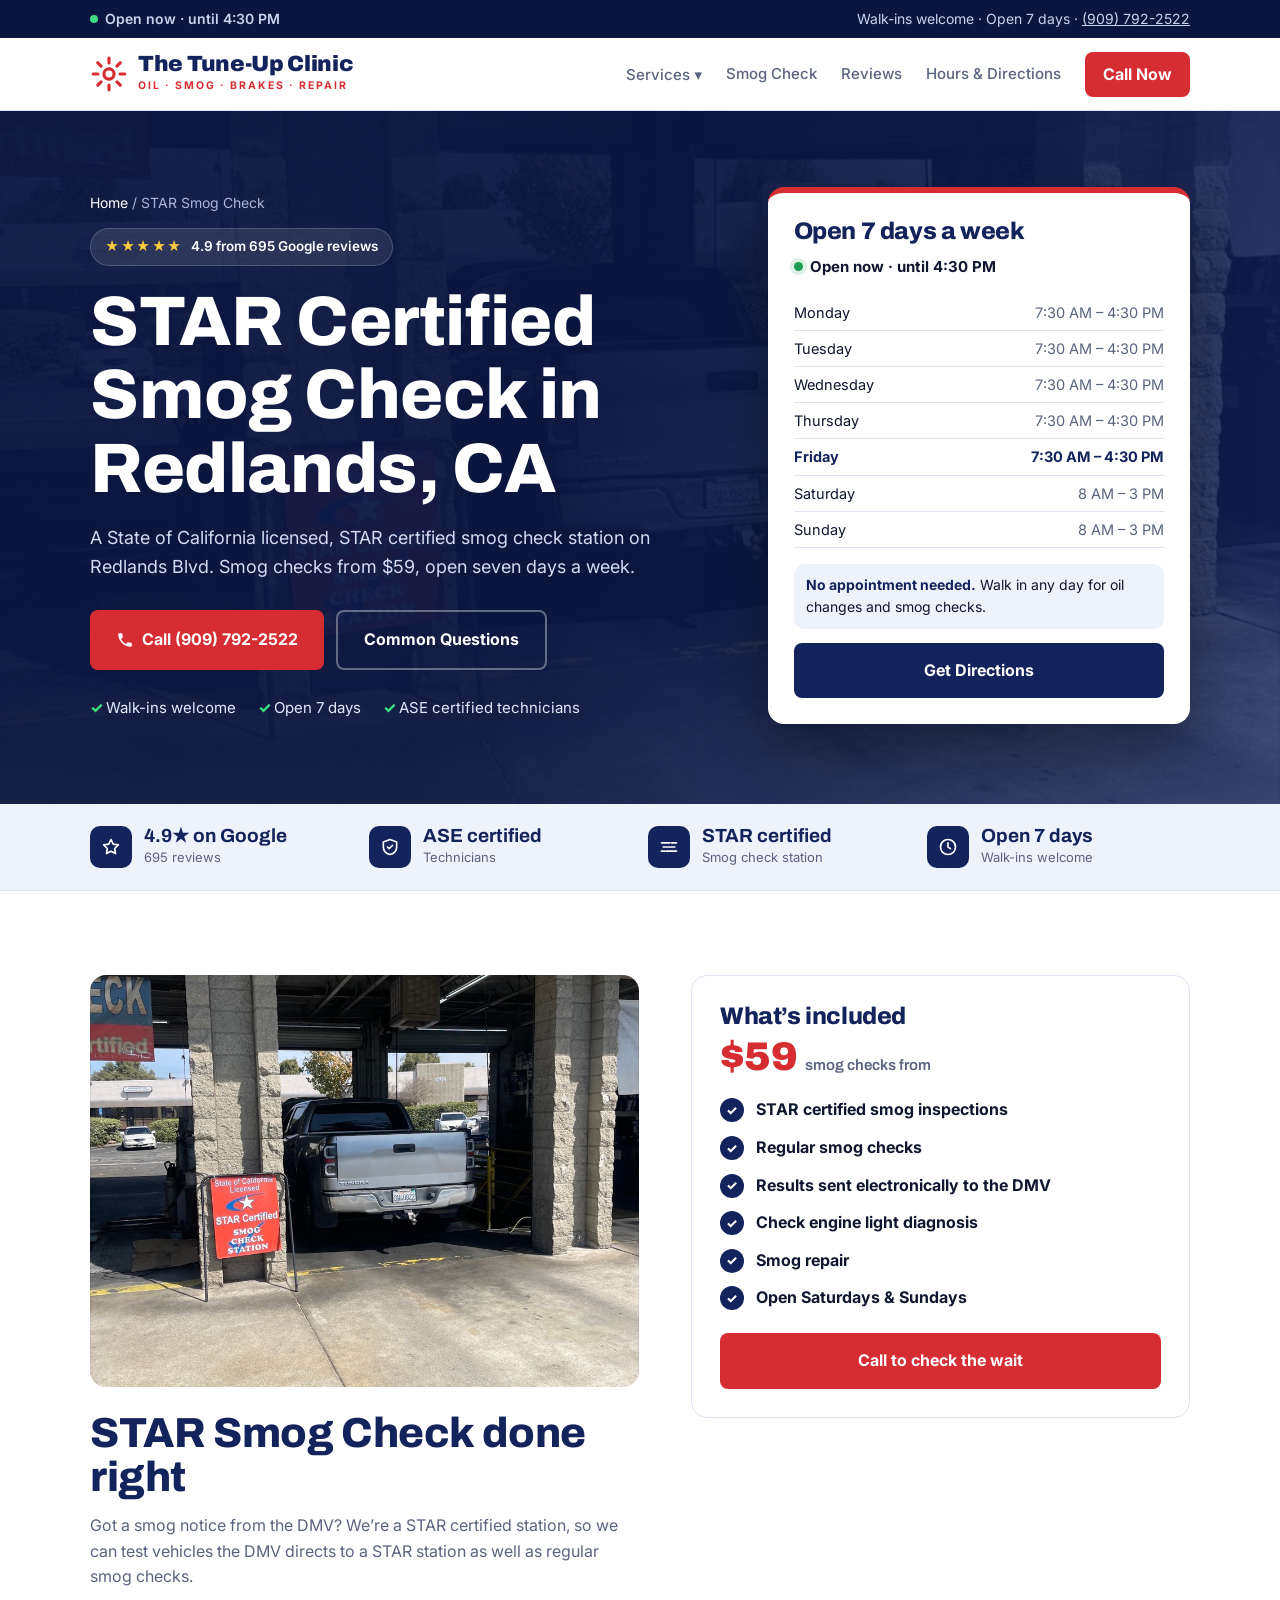
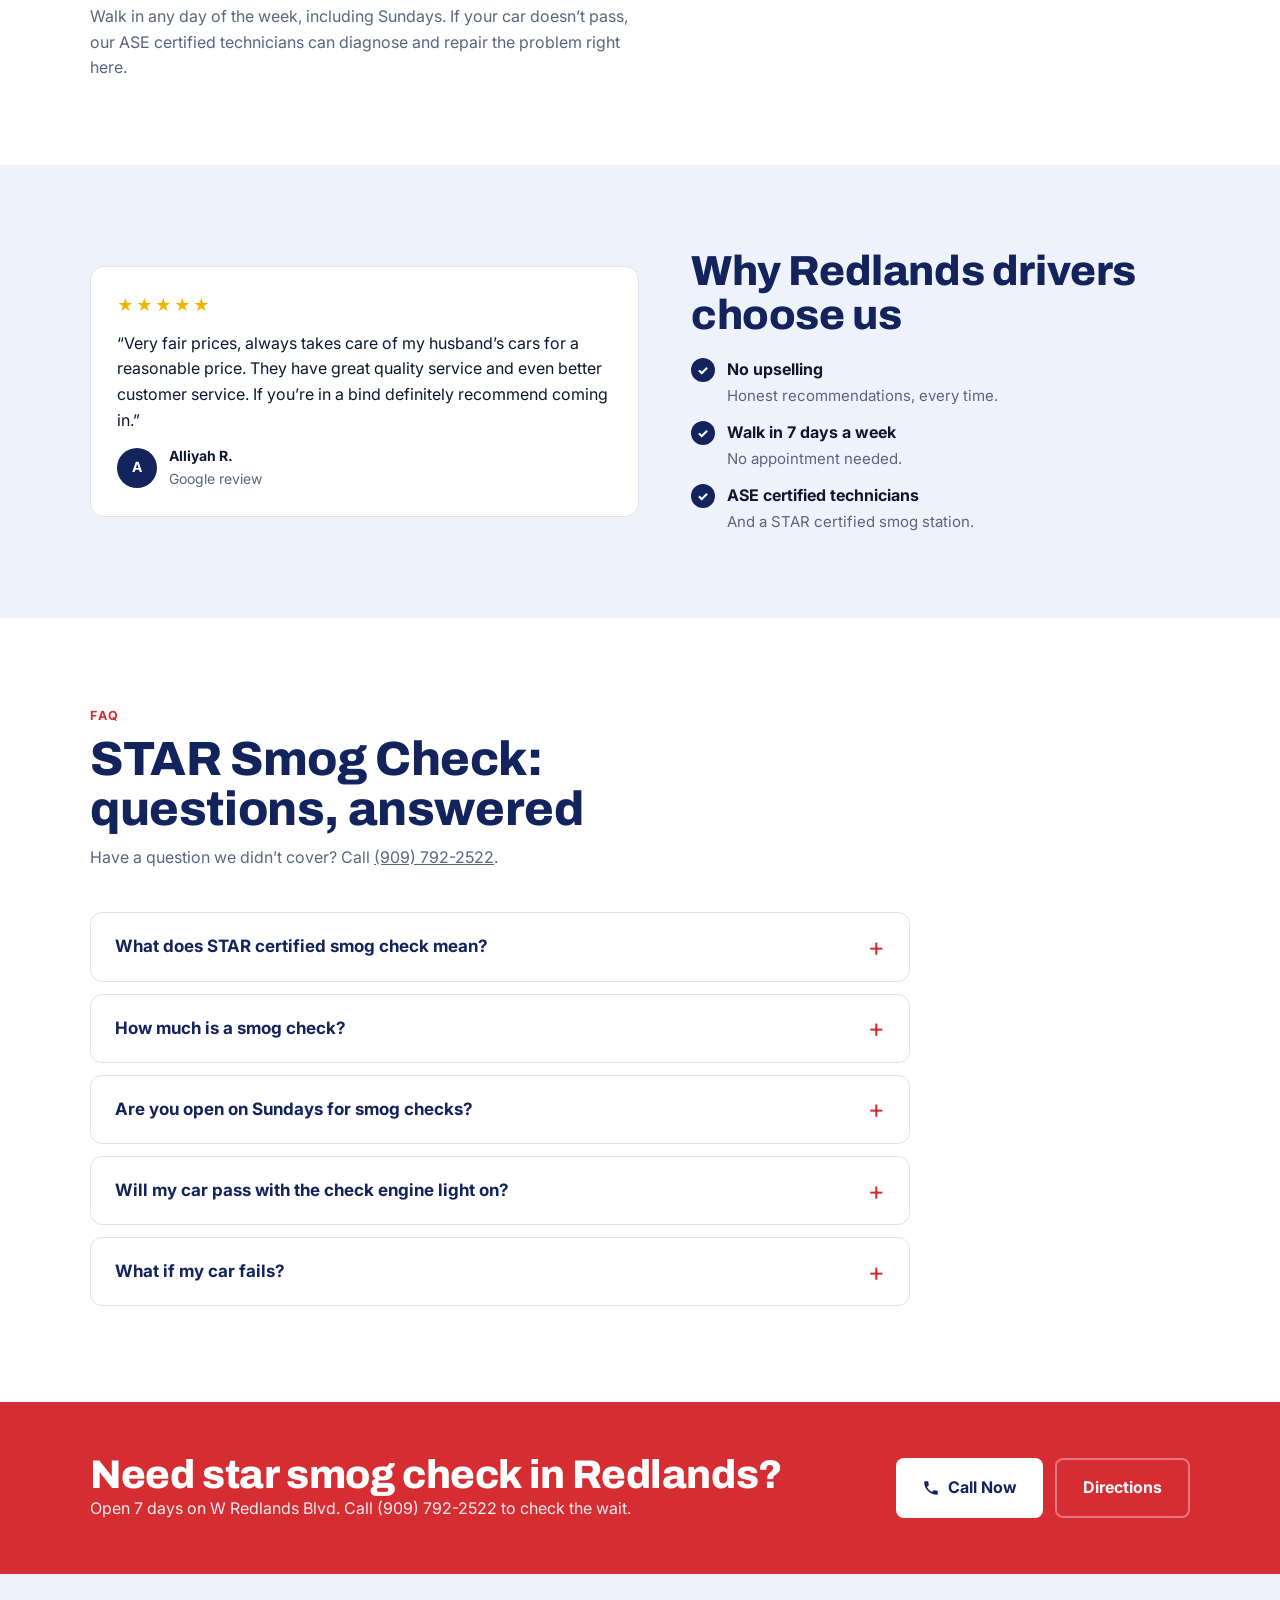
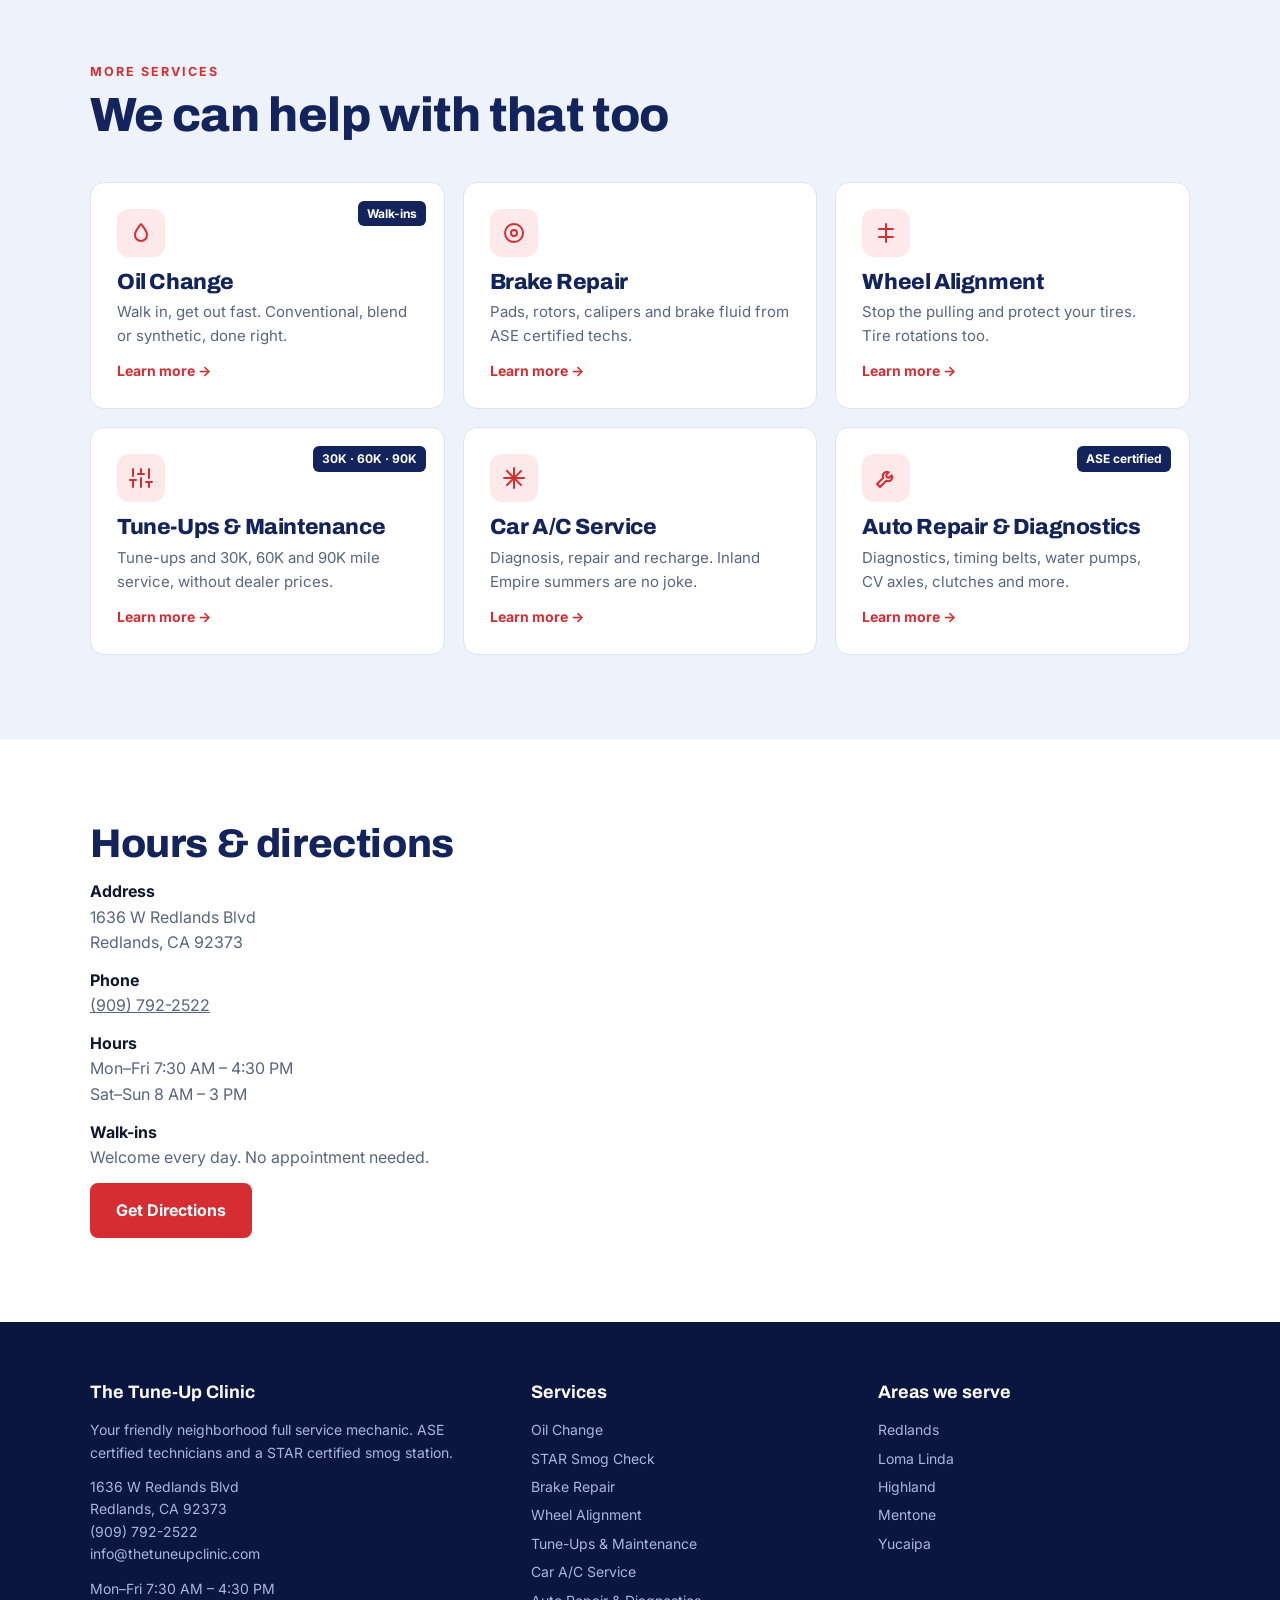
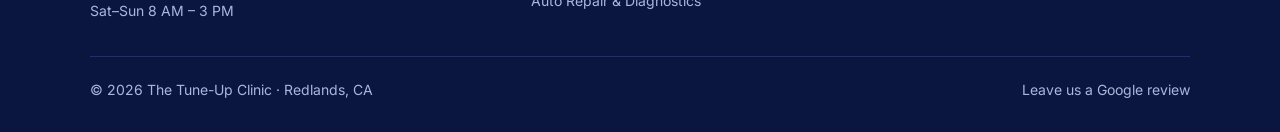
<file: services/smog-check/index.html>
<!doctype html>
<html lang="en">
<head>
<meta charset="utf-8">
<meta name="robots" content="noindex, nofollow">
<meta name="viewport" content="width=device-width, initial-scale=1">
<title>Smog Check in Redlands, CA | STAR Certified Smog Station · Open Sundays</title>
<meta name="description" content="STAR certified smog check station in Redlands, CA. Smog checks from $59, walk-ins welcome, open 7 days including Sunday. 1636 W Redlands Blvd. (909) 792-2522.">
<link rel="canonical" href="https://www.thetuneupclinic.com/services/smog-check/">
<meta property="og:title" content="Smog Check in Redlands, CA | STAR Certified Smog Station · Open Sundays">
<meta property="og:description" content="STAR certified smog check station in Redlands, CA. Smog checks from $59, walk-ins welcome, open 7 days including Sunday. 1636 W Redlands Blvd. (909) 792-2522.">
<meta property="og:type" content="website">
<meta property="og:image" content="https://www.thetuneupclinic.com/assets/photos/team.jpg">
<link rel="preconnect" href="https://fonts.googleapis.com">
<link href="https://fonts.googleapis.com/css2?family=Archivo:wght@700;800;900&family=Inter:wght@400;500;600;700&display=swap" rel="stylesheet">
<link rel="stylesheet" href="../../assets/styles.css">
<script type="application/ld+json">
{
 "@context": "https://schema.org",
 "@graph": [
  {
   "@type": "AutoRepair",
   "@id": "https://www.thetuneupclinic.com/#business",
   "name": "The Tune Up Clinic",
   "url": "https://www.thetuneupclinic.com/",
   "telephone": "+1-909-792-2522",
   "email": "info@thetuneupclinic.com",
   "address": {
    "@type": "PostalAddress",
    "streetAddress": "1636 W Redlands Blvd",
    "addressLocality": "Redlands",
    "addressRegion": "CA",
    "postalCode": "92373",
    "addressCountry": "US"
   },
   "geo": {
    "@type": "GeoCoordinates",
    "latitude": 34.0633676,
    "longitude": -117.2107971
   },
   "openingHoursSpecification": [
    {
     "@type": "OpeningHoursSpecification",
     "dayOfWeek": [
      "Monday",
      "Tuesday",
      "Wednesday",
      "Thursday",
      "Friday"
     ],
     "opens": "07:30",
     "closes": "16:30"
    },
    {
     "@type": "OpeningHoursSpecification",
     "dayOfWeek": [
      "Saturday",
      "Sunday"
     ],
     "opens": "08:00",
     "closes": "15:00"
    }
   ],
   "aggregateRating": {
    "@type": "AggregateRating",
    "ratingValue": "4.9",
    "reviewCount": "695"
   },
   "areaServed": [
    "Redlands",
    "Loma Linda",
    "Highland",
    "Mentone",
    "Yucaipa"
   ],
   "hasMap": "https://www.google.com/maps/place/?q=place_id:ChIJOz0Wf1er3IARNVNzhJ3WkUE"
  },
  {
   "@type": "Service",
   "name": "STAR Smog Check",
   "serviceType": "STAR Smog Check",
   "provider": {
    "@id": "https://www.thetuneupclinic.com/#business"
   },
   "areaServed": {
    "@type": "City",
    "name": "Redlands, CA"
   },
   "url": "https://www.thetuneupclinic.com/services/smog-check/",
   "description": "STAR certified smog check station in Redlands, CA. Smog checks from $59, walk-ins welcome, open 7 days including Sunday. 1636 W Redlands Blvd. (909) 792-2522."
  },
  {
   "@type": "FAQPage",
   "mainEntity": [
    {
     "@type": "Question",
     "name": "What does STAR certified smog check mean?",
     "acceptedAnswer": {
      "@type": "Answer",
      "text": "STAR stations are smog check stations that meet the California Bureau of Automotive Repair’s higher performance standards. If your DMV renewal notice says you need a STAR station, we can do it."
     }
    },
    {
     "@type": "Question",
     "name": "How much is a smog check?",
     "acceptedAnswer": {
      "@type": "Answer",
      "text": "Smog checks are listed from $59. Call (909) 792-2522 to confirm current pricing for your vehicle, including any state certificate fee."
     }
    },
    {
     "@type": "Question",
     "name": "Are you open on Sundays for smog checks?",
     "acceptedAnswer": {
      "@type": "Answer",
      "text": "Yes. We’re open Sunday from 8 AM to 3 PM, and every other day of the week too."
     }
    },
    {
     "@type": "Question",
     "name": "Will my car pass with the check engine light on?",
     "acceptedAnswer": {
      "@type": "Answer",
      "text": "No. In California, an illuminated check engine light is an automatic smog failure. We can diagnose and fix the cause first."
     }
    },
    {
     "@type": "Question",
     "name": "What if my car fails?",
     "acceptedAnswer": {
      "@type": "Answer",
      "text": "Our ASE certified technicians can find out why and repair it, then retest."
     }
    }
   ]
  },
  {
   "@type": "BreadcrumbList",
   "itemListElement": [
    {
     "@type": "ListItem",
     "position": 1,
     "name": "Home",
     "item": "https://www.thetuneupclinic.com/"
    },
    {
     "@type": "ListItem",
     "position": 2,
     "name": "STAR Smog Check",
     "item": "https://www.thetuneupclinic.com/services/smog-check/"
    }
   ]
  }
 ]
}
</script>
</head>
<body>
<div class="topbar"><div class="wrap">
  <span class="status js-status"><i class="dot"></i><span>Checking hours…</span></span>
  <span>Walk-ins welcome · Open 7 days · <a href="tel:+19097922522">(909) 792-2522</a></span>
</div></div>
<header class="nav"><div class="wrap">
  <a href="../../" class="logo"><svg class="gear" width="38" height="38" viewBox="0 0 24 24" fill="none" stroke="#d62d33" stroke-width="2" stroke-linecap="round" stroke-linejoin="round"><circle cx="12" cy="12" r="3.2"/><path d="M12 2v3M12 19v3M4.9 4.9l2.1 2.1M17 17l2.1 2.1M2 12h3M19 12h3M4.9 19.1 7 17M17 7l2.1-2.1"/></svg><span><b>The Tune-Up Clinic</b><small>OIL · SMOG · BRAKES · REPAIR</small></span></a>
  <nav>
    <div class="dd"><button type="button" aria-haspopup="true">Services ▾</button><div class="dd-menu"><a href="../../services/oil-change/">Oil Change</a><a href="../../services/smog-check/">STAR Smog Check</a><a href="../../services/brake-repair/">Brake Repair</a><a href="../../services/wheel-alignment/">Wheel Alignment</a><a href="../../services/tune-up-maintenance/">Tune-Ups & Maintenance</a><a href="../../services/car-ac-service/">Car A/C Service</a><a href="../../services/auto-repair/">Auto Repair & Diagnostics</a></div></div>
    <a href="../../services/smog-check/">Smog Check</a><a href="../../#reviews">Reviews</a><a href="../../#visit">Hours &amp; Directions</a>
    <a href="tel:+19097922522" class="btn btn-red">Call Now</a>
  </nav>
</div></header>

<section class="hero" style="padding:0;background-image:url('../../assets/photos/smog-bay.jpg')"><div class="wrap">
  <div>
    <div class="crumbs"><a href="../../">Home</a> / STAR Smog Check</div>
    <span class="eyebrow"><span class="st">★★★★★</span> 4.9 from 695 Google reviews</span>
    <h1>STAR Certified Smog Check in Redlands, CA</h1>
    <p class="lead">A State of California licensed, STAR certified smog check station on Redlands Blvd. Smog checks from $59, open seven days a week.</p>
    <div class="ctas">
      <a href="tel:+19097922522" class="btn btn-red"><svg width="18" height="18" viewBox="0 0 24 24" fill="currentColor"><path d="M6.6 10.8a15.1 15.1 0 0 0 6.6 6.6l2.2-2.2a1 1 0 0 1 1-.25 11.4 11.4 0 0 0 3.6.57 1 1 0 0 1 1 1V20a1 1 0 0 1-1 1A17 17 0 0 1 3 4a1 1 0 0 1 1-1h3.5a1 1 0 0 1 1 1c0 1.25.2 2.45.57 3.57a1 1 0 0 1-.25 1z"/></svg> Call (909) 792-2522</a>
      <a href="#faq" class="btn btn-ghost">Common Questions</a>
    </div>
    <ul class="checks"><li>Walk-ins welcome</li><li>Open 7 days</li><li>ASE certified technicians</li></ul>
  </div>
  <div class="hcard">
    <h2>Open 7 days a week</h2>
    <div class="pill js-status"><i></i><span>Checking hours…</span></div>
    <table id="hours"></table>
    <div class="walk"><b>No appointment needed.</b> Walk in any day for oil changes and smog checks.</div>
    <a href="https://www.google.com/maps/dir/?api=1&destination=1636+W+Redlands+Blvd+Redlands+CA+92373" target="_blank" rel="noopener" class="btn btn-navy">Get Directions</a>
  </div>
</div></section>

<div class="trust"><div class="wrap">
  <div><span class="ic"><svg width="20" height="20" viewBox="0 0 24 24" fill="none" stroke="currentColor" stroke-width="2" stroke-linecap="round" stroke-linejoin="round"><path d="M12 3l2.7 5.6 6.1.9-4.4 4.3 1 6.1L12 17l-5.4 2.9 1-6.1-4.4-4.3 6.1-.9z"/></svg></span><span><b>4.9★ on Google</b><span>695 reviews</span></span></div>
  <div><span class="ic"><svg width="20" height="20" viewBox="0 0 24 24" fill="none" stroke="currentColor" stroke-width="2" stroke-linecap="round" stroke-linejoin="round"><path d="M12 3l8 3v6c0 5-3.5 8-8 9-4.5-1-8-4-8-9V6z"/><path d="M9 12l2 2 4-4"/></svg></span><span><b>ASE certified</b><span>Technicians</span></span></div>
  <div><span class="ic"><svg width="20" height="20" viewBox="0 0 24 24" fill="none" stroke="currentColor" stroke-width="2" stroke-linecap="round" stroke-linejoin="round"><path d="M3 17h4M9 17h12M5 12h14M3 7h10M15 7h6"/></svg></span><span><b>STAR certified</b><span>Smog check station</span></span></div>
  <div><span class="ic"><svg width="20" height="20" viewBox="0 0 24 24" fill="none" stroke="currentColor" stroke-width="2" stroke-linecap="round" stroke-linejoin="round"><circle cx="12" cy="12" r="9"/><path d="M12 7v5l3 2"/></svg></span><span><b>Open 7 days</b><span>Walk-ins welcome</span></span></div>
</div></div>

<section><div class="wrap split">
  <div class="prose">
    <figure class="photo photo-svc"><img src="../../assets/photos/smog-bay.jpg" alt="STAR Certified Smog Check Station sign at The Tune Up Clinic" loading="lazy"></figure>
    <h2>STAR Smog Check done right</h2>
    <p>Got a smog notice from the DMV? We’re a STAR certified station, so we can test vehicles the DMV directs to a STAR station as well as regular smog checks.</p><p>Walk in any day of the week, including Sundays. If your car doesn’t pass, our ASE certified technicians can diagnose and repair the problem right here.</p>
  </div>
  <div class="box">
    <h3>What’s included</h3>
    <div class="amt">$59 <small>smog checks from</small></div>
    <ul class="ticks"><li><div><b>STAR certified smog inspections</b></div></li><li><div><b>Regular smog checks</b></div></li><li><div><b>Results sent electronically to the DMV</b></div></li><li><div><b>Check engine light diagnosis</b></div></li><li><div><b>Smog repair</b></div></li><li><div><b>Open Saturdays &amp; Sundays</b></div></li></ul>
    <a href="tel:+19097922522" class="btn btn-red" style="margin-top:22px;width:100%">Call to check the wait</a>
  </div>
</div></section>

<section class="alt"><div class="wrap split" style="align-items:center">
  <figure class="quote">
      <div class="stars">★★★★★</div>
      <blockquote>“Very fair prices, always takes care of my husband’s cars for a reasonable price. They have great quality service and even better customer service. If you’re in a bind definitely recommend coming in.”</blockquote>
      <figcaption><span class="av">A</span><span><b>Alliyah R.</b>Google review</span></figcaption>
    </figure>
  <div class="prose">
    <h2>Why Redlands drivers choose us</h2>
    <ul class="ticks">
      <li><div><b>No upselling</b><span>Honest recommendations, every time.</span></div></li>
      <li><div><b>Walk in 7 days a week</b><span>No appointment needed.</span></div></li>
      <li><div><b>ASE certified technicians</b><span>And a STAR certified smog station.</span></div></li>
    </ul>
  </div>
</div></section>

<section id="faq"><div class="wrap">
  <div class="sh"><small>FAQ</small><h2>STAR Smog Check: questions, answered</h2><p>Have a question we didn’t cover? Call <a href="tel:+19097922522">(909) 792-2522</a>.</p></div>
  <div class="faq"><details><summary>What does STAR certified smog check mean?</summary><p>STAR stations are smog check stations that meet the California Bureau of Automotive Repair’s higher performance standards. If your DMV renewal notice says you need a STAR station, we can do it.</p></details>
<details><summary>How much is a smog check?</summary><p>Smog checks are listed from $59. Call (909) 792-2522 to confirm current pricing for your vehicle, including any state certificate fee.</p></details>
<details><summary>Are you open on Sundays for smog checks?</summary><p>Yes. We’re open Sunday from 8 AM to 3 PM, and every other day of the week too.</p></details>
<details><summary>Will my car pass with the check engine light on?</summary><p>No. In California, an illuminated check engine light is an automatic smog failure. We can diagnose and fix the cause first.</p></details>
<details><summary>What if my car fails?</summary><p>Our ASE certified technicians can find out why and repair it, then retest.</p></details></div>
</div></section>

<section class="cta" style="padding:52px 0"><div class="wrap">
  <div><h2>Need star smog check in Redlands?</h2><p>Open 7 days on W Redlands Blvd. Call (909) 792-2522 to check the wait.</p></div>
  <div class="ctas"><a href="tel:+19097922522" class="btn btn-white"><svg width="18" height="18" viewBox="0 0 24 24" fill="currentColor"><path d="M6.6 10.8a15.1 15.1 0 0 0 6.6 6.6l2.2-2.2a1 1 0 0 1 1-.25 11.4 11.4 0 0 0 3.6.57 1 1 0 0 1 1 1V20a1 1 0 0 1-1 1A17 17 0 0 1 3 4a1 1 0 0 1 1-1h3.5a1 1 0 0 1 1 1c0 1.25.2 2.45.57 3.57a1 1 0 0 1-.25 1z"/></svg> Call Now</a><a href="https://www.google.com/maps/dir/?api=1&destination=1636+W+Redlands+Blvd+Redlands+CA+92373" target="_blank" rel="noopener" class="btn btn-ghost">Directions</a></div>
</div></section>

<section class="alt"><div class="wrap">
  <div class="sh"><small>More services</small><h2>We can help with that too</h2></div>
  <div class="svc">
    <a href="../../services/oil-change/"><span class="tag">Walk-ins</span><div class="ic"><svg width="24" height="24" viewBox="0 0 24 24" fill="none" stroke="currentColor" stroke-width="2" stroke-linecap="round" stroke-linejoin="round"><path d="M12 3c3 4 6 7 6 11a6 6 0 0 1-12 0c0-4 3-7 6-11z"/></svg></div><h3>Oil Change</h3><p>Walk in, get out fast. Conventional, blend or synthetic, done right.</p><span class="go">Learn more →</span></a>
    <a href="../../services/brake-repair/"><div class="ic"><svg width="24" height="24" viewBox="0 0 24 24" fill="none" stroke="currentColor" stroke-width="2" stroke-linecap="round" stroke-linejoin="round"><circle cx="12" cy="12" r="9"/><circle cx="12" cy="12" r="3"/></svg></div><h3>Brake Repair</h3><p>Pads, rotors, calipers and brake fluid from ASE certified techs.</p><span class="go">Learn more →</span></a>
    <a href="../../services/wheel-alignment/"><div class="ic"><svg width="24" height="24" viewBox="0 0 24 24" fill="none" stroke="currentColor" stroke-width="2" stroke-linecap="round" stroke-linejoin="round"><path d="M12 3v18M5 8h14M5 16h14"/></svg></div><h3>Wheel Alignment</h3><p>Stop the pulling and protect your tires. Tire rotations too.</p><span class="go">Learn more →</span></a>
    <a href="../../services/tune-up-maintenance/"><span class="tag">30K · 60K · 90K</span><div class="ic"><svg width="24" height="24" viewBox="0 0 24 24" fill="none" stroke="currentColor" stroke-width="2" stroke-linecap="round" stroke-linejoin="round"><path d="M4 21v-7M4 10V3M12 21v-9M12 8V3M20 21v-5M20 12V3M1 14h6M9 8h6M17 16h6"/></svg></div><h3>Tune-Ups & Maintenance</h3><p>Tune-ups and 30K, 60K and 90K mile service, without dealer prices.</p><span class="go">Learn more →</span></a>
    <a href="../../services/car-ac-service/"><div class="ic"><svg width="24" height="24" viewBox="0 0 24 24" fill="none" stroke="currentColor" stroke-width="2" stroke-linecap="round" stroke-linejoin="round"><path d="M12 2v20M4.9 4.9l14.2 14.2M2 12h20M4.9 19.1 19.1 4.9"/></svg></div><h3>Car A/C Service</h3><p>Diagnosis, repair and recharge. Inland Empire summers are no joke.</p><span class="go">Learn more →</span></a>
    <a href="../../services/auto-repair/"><span class="tag">ASE certified</span><div class="ic"><svg width="24" height="24" viewBox="0 0 24 24" fill="none" stroke="currentColor" stroke-width="2" stroke-linecap="round" stroke-linejoin="round"><path d="M14.7 6.3a4 4 0 0 0-5.4 5.4L3 18l3 3 6.3-6.3a4 4 0 0 0 5.4-5.4l-2.5 2.5-2.4-.6-.6-2.4z"/></svg></div><h3>Auto Repair & Diagnostics</h3><p>Diagnostics, timing belts, water pumps, CV axles, clutches and more.</p><span class="go">Learn more →</span></a>
  </div>
</div></section>

<section id="visit"><div class="wrap visit">
  <div>
    <h2>Hours &amp; directions</h2>
    <p><b>Address</b>1636 W Redlands Blvd<br>Redlands, CA 92373</p>
    <p><b>Phone</b><a href="tel:+19097922522">(909) 792-2522</a></p>
    <p><b>Hours</b>Mon–Fri 7:30 AM – 4:30 PM<br>Sat–Sun 8 AM – 3 PM</p>
    <p><b>Walk-ins</b>Welcome every day. No appointment needed.</p>
    <a href="https://www.google.com/maps/dir/?api=1&destination=1636+W+Redlands+Blvd+Redlands+CA+92373" target="_blank" rel="noopener" class="btn btn-red">Get Directions</a>
  </div>
  <iframe class="map" loading="lazy" title="Map to The Tune Up Clinic" src="https://maps.google.com/maps?q=1636+W+Redlands+Blvd,+Redlands,+CA+92373&z=16&output=embed"></iframe>
</div></section>

<footer><div class="wrap">
  <div class="fcols">
    <div>
      <h4>The Tune-Up Clinic</h4>
      <p>Your friendly neighborhood full service mechanic. ASE certified technicians and a STAR certified smog station.</p>
      <p style="margin-top:12px">1636 W Redlands Blvd<br>Redlands, CA 92373<br><a href="tel:+19097922522">(909) 792-2522</a><br><a href="mailto:info@thetuneupclinic.com">info@thetuneupclinic.com</a></p>
      <p style="margin-top:12px">Mon–Fri 7:30 AM – 4:30 PM<br>Sat–Sun 8 AM – 3 PM</p>
    </div>
    <div><h4>Services</h4><ul><li><a href="../../services/oil-change/">Oil Change</a></li><li><a href="../../services/smog-check/">STAR Smog Check</a></li><li><a href="../../services/brake-repair/">Brake Repair</a></li><li><a href="../../services/wheel-alignment/">Wheel Alignment</a></li><li><a href="../../services/tune-up-maintenance/">Tune-Ups & Maintenance</a></li><li><a href="../../services/car-ac-service/">Car A/C Service</a></li><li><a href="../../services/auto-repair/">Auto Repair & Diagnostics</a></li></ul></div>
    <div><h4>Areas we serve</h4><ul><li><a href="../../">Redlands</a></li><li><a href="../../areas/loma-linda/">Loma Linda</a></li><li><a href="../../areas/highland/">Highland</a></li><li><a href="../../areas/mentone/">Mentone</a></li><li><a href="../../areas/yucaipa/">Yucaipa</a></li></ul></div>
  </div>
  <div class="fbot"><span>© <span class="yr"></span> The Tune-Up Clinic · Redlands, CA</span><span><a href="https://search.google.com/local/writereview?placeid=ChIJOz0Wf1er3IARNVNzhJ3WkUE" target="_blank" rel="noopener">Leave us a Google review</a></span></div>
</div></footer>

<div class="mbar"><a href="tel:+19097922522" class="btn btn-red"><svg width="18" height="18" viewBox="0 0 24 24" fill="currentColor"><path d="M6.6 10.8a15.1 15.1 0 0 0 6.6 6.6l2.2-2.2a1 1 0 0 1 1-.25 11.4 11.4 0 0 0 3.6.57 1 1 0 0 1 1 1V20a1 1 0 0 1-1 1A17 17 0 0 1 3 4a1 1 0 0 1 1-1h3.5a1 1 0 0 1 1 1c0 1.25.2 2.45.57 3.57a1 1 0 0 1-.25 1z"/></svg> Call Now</a><a href="https://www.google.com/maps/dir/?api=1&destination=1636+W+Redlands+Blvd+Redlands+CA+92373" target="_blank" rel="noopener" class="btn btn-navy">Directions</a></div>
<script src="../../assets/site.js"></script>
</body>
</html>
</file>
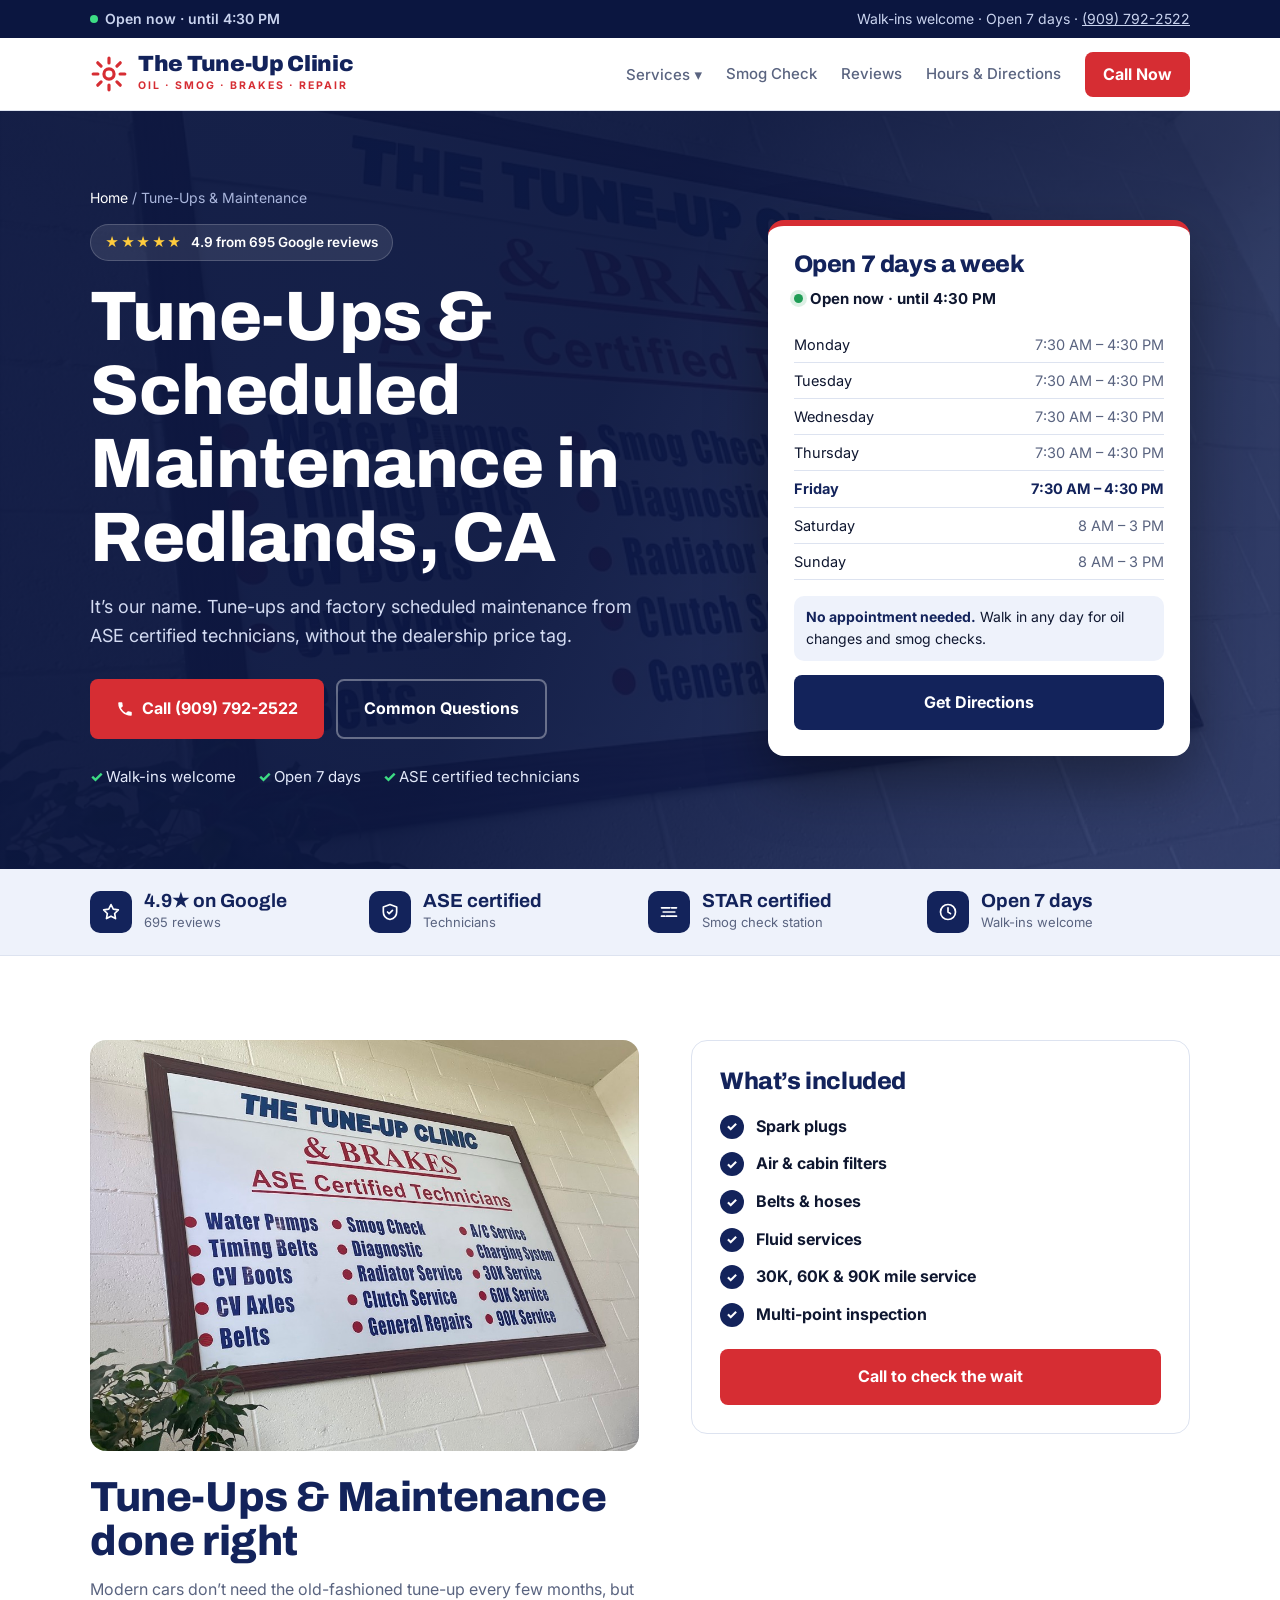
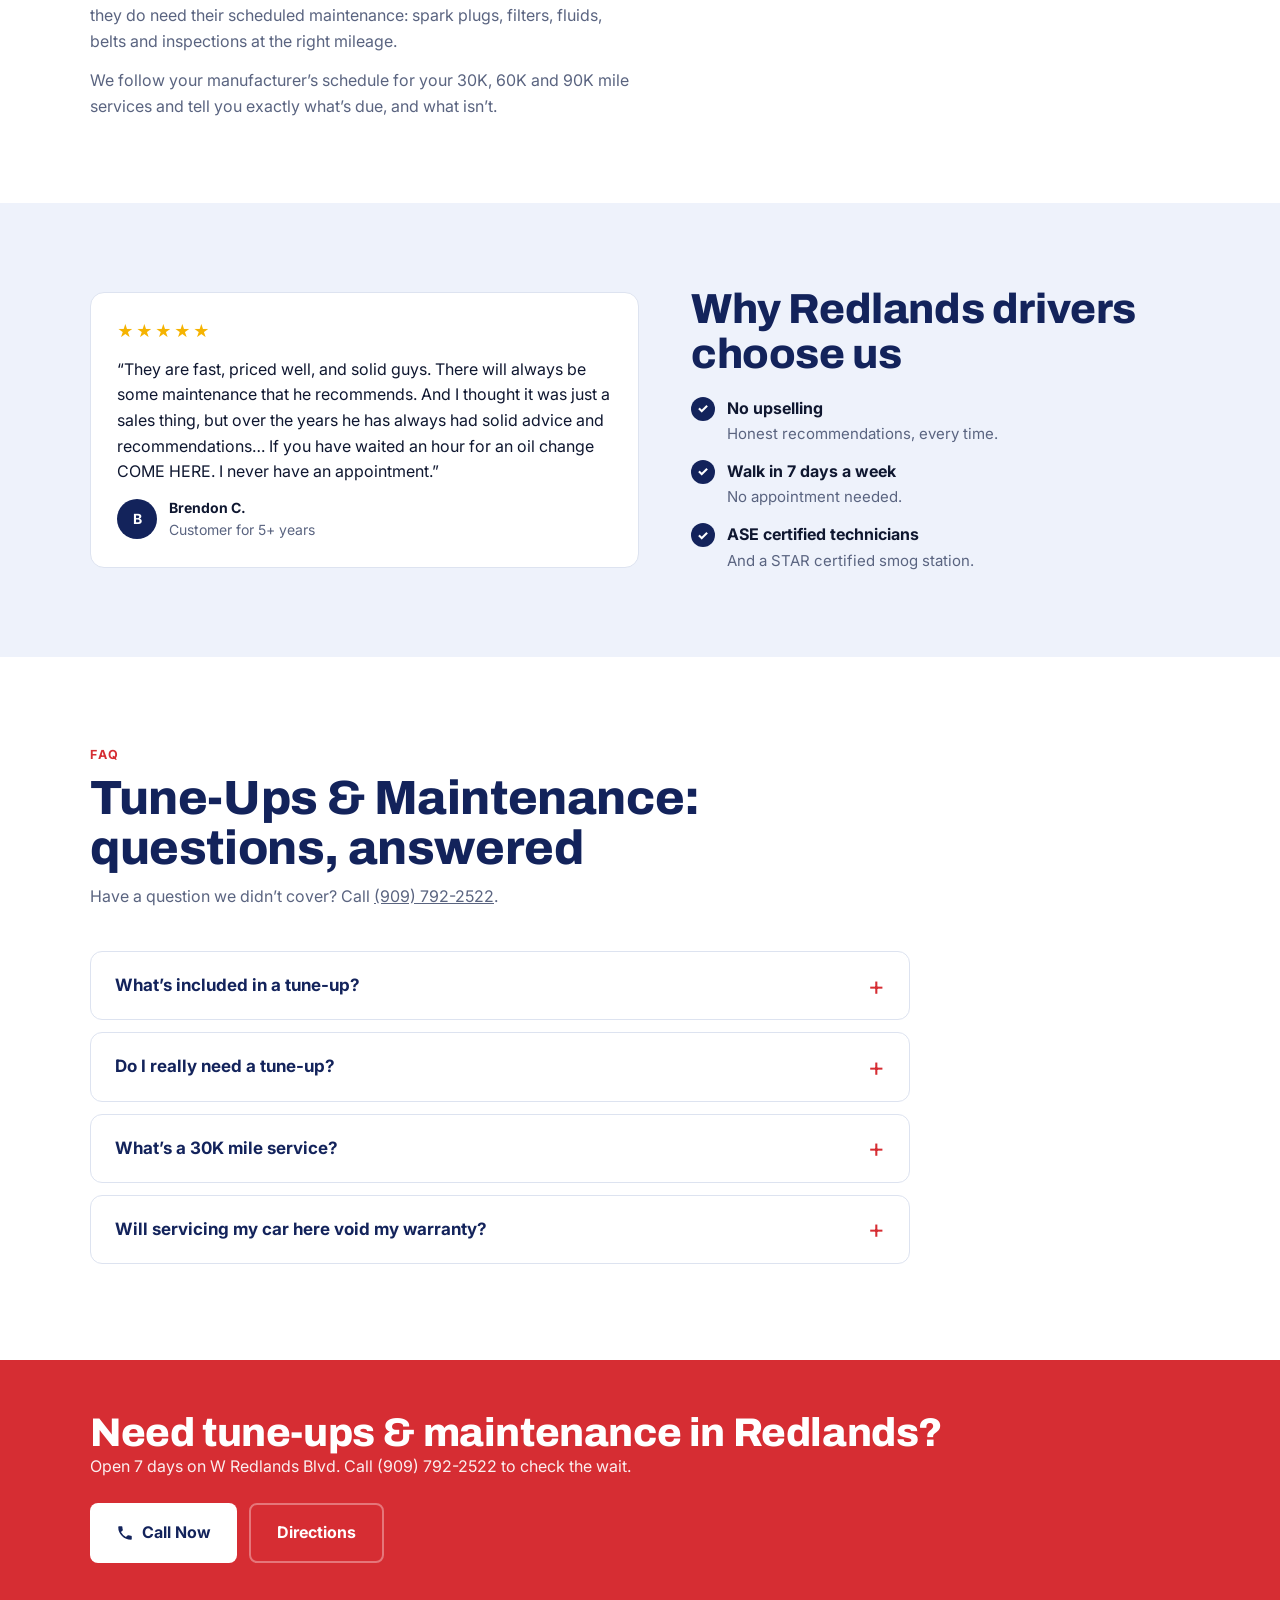
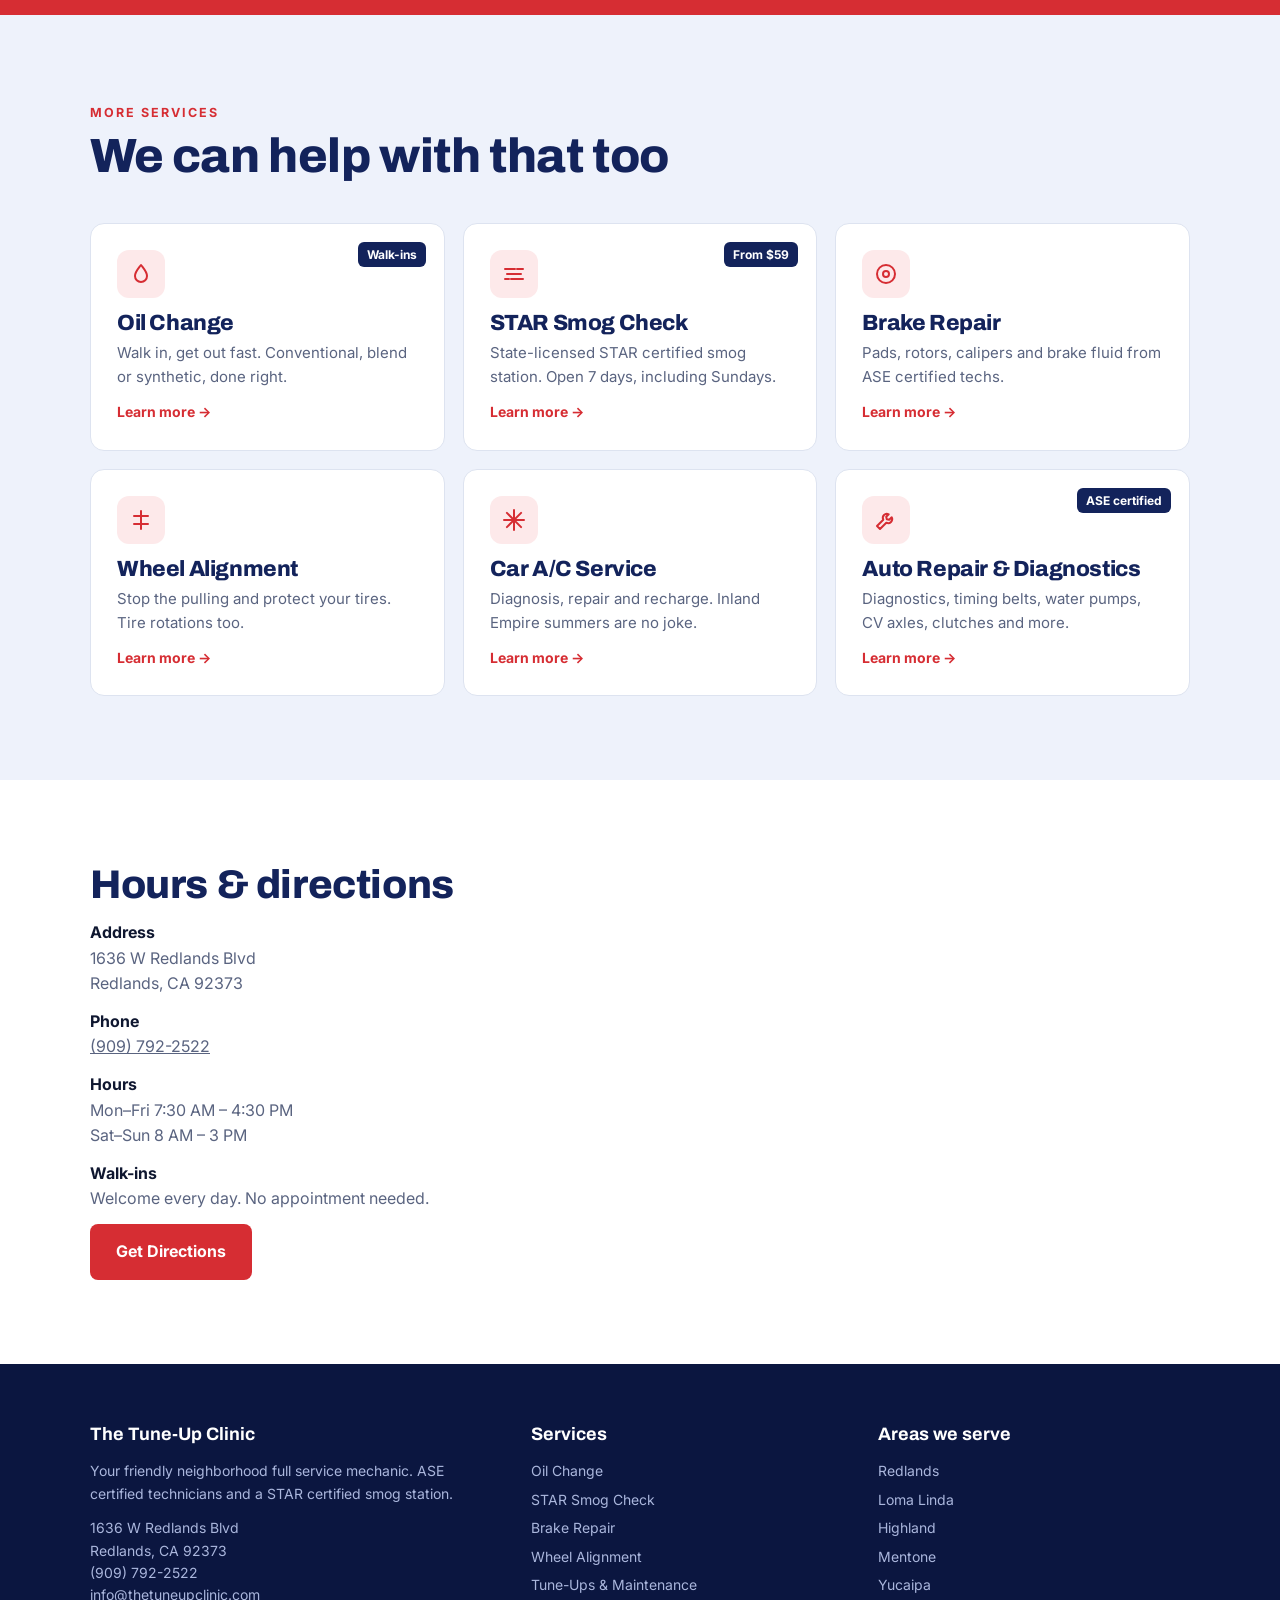
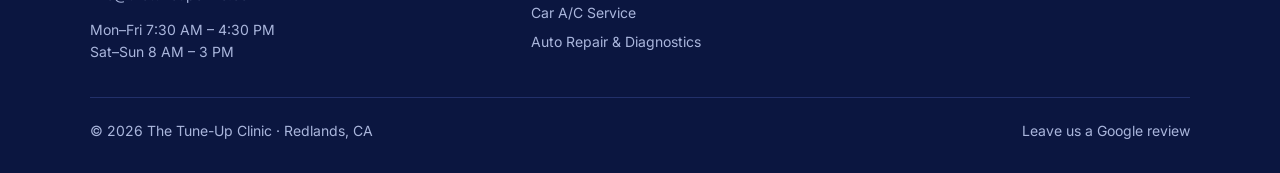
<file: services/tune-up-maintenance/index.html>
<!doctype html>
<html lang="en">
<head>
<meta charset="utf-8">
<meta name="robots" content="noindex, nofollow">
<meta name="viewport" content="width=device-width, initial-scale=1">
<title>Tune-Up in Redlands, CA | 30K, 60K &amp; 90K Mile Service | The Tune Up Clinic</title>
<meta name="description" content="Tune-ups and 30K, 60K and 90K mile scheduled maintenance in Redlands, CA, without dealer prices. ASE certified technicians. (909) 792-2522.">
<link rel="canonical" href="https://www.thetuneupclinic.com/services/tune-up-maintenance/">
<meta property="og:title" content="Tune-Up in Redlands, CA | 30K, 60K &amp; 90K Mile Service | The Tune Up Clinic">
<meta property="og:description" content="Tune-ups and 30K, 60K and 90K mile scheduled maintenance in Redlands, CA, without dealer prices. ASE certified technicians. (909) 792-2522.">
<meta property="og:type" content="website">
<meta property="og:image" content="https://www.thetuneupclinic.com/assets/photos/team.jpg">
<link rel="preconnect" href="https://fonts.googleapis.com">
<link href="https://fonts.googleapis.com/css2?family=Archivo:wght@700;800;900&family=Inter:wght@400;500;600;700&display=swap" rel="stylesheet">
<link rel="stylesheet" href="../../assets/styles.css">
<script type="application/ld+json">
{
 "@context": "https://schema.org",
 "@graph": [
  {
   "@type": "AutoRepair",
   "@id": "https://www.thetuneupclinic.com/#business",
   "name": "The Tune Up Clinic",
   "url": "https://www.thetuneupclinic.com/",
   "telephone": "+1-909-792-2522",
   "email": "info@thetuneupclinic.com",
   "address": {
    "@type": "PostalAddress",
    "streetAddress": "1636 W Redlands Blvd",
    "addressLocality": "Redlands",
    "addressRegion": "CA",
    "postalCode": "92373",
    "addressCountry": "US"
   },
   "geo": {
    "@type": "GeoCoordinates",
    "latitude": 34.0633676,
    "longitude": -117.2107971
   },
   "openingHoursSpecification": [
    {
     "@type": "OpeningHoursSpecification",
     "dayOfWeek": [
      "Monday",
      "Tuesday",
      "Wednesday",
      "Thursday",
      "Friday"
     ],
     "opens": "07:30",
     "closes": "16:30"
    },
    {
     "@type": "OpeningHoursSpecification",
     "dayOfWeek": [
      "Saturday",
      "Sunday"
     ],
     "opens": "08:00",
     "closes": "15:00"
    }
   ],
   "aggregateRating": {
    "@type": "AggregateRating",
    "ratingValue": "4.9",
    "reviewCount": "695"
   },
   "areaServed": [
    "Redlands",
    "Loma Linda",
    "Highland",
    "Mentone",
    "Yucaipa"
   ],
   "hasMap": "https://www.google.com/maps/place/?q=place_id:ChIJOz0Wf1er3IARNVNzhJ3WkUE"
  },
  {
   "@type": "Service",
   "name": "Tune-Ups & Maintenance",
   "serviceType": "Tune-Ups & Maintenance",
   "provider": {
    "@id": "https://www.thetuneupclinic.com/#business"
   },
   "areaServed": {
    "@type": "City",
    "name": "Redlands, CA"
   },
   "url": "https://www.thetuneupclinic.com/services/tune-up-maintenance/",
   "description": "Tune-ups and 30K, 60K and 90K mile scheduled maintenance in Redlands, CA, without dealer prices. ASE certified technicians. (909) 792-2522."
  },
  {
   "@type": "FAQPage",
   "mainEntity": [
    {
     "@type": "Question",
     "name": "What’s included in a tune-up?",
     "acceptedAnswer": {
      "@type": "Answer",
      "text": "It depends on your car and its mileage, but usually spark plugs, filters, belts and hoses, fluid checks and an inspection. We follow your manufacturer’s schedule."
     }
    },
    {
     "@type": "Question",
     "name": "Do I really need a tune-up?",
     "acceptedAnswer": {
      "@type": "Answer",
      "text": "Most modern cars need scheduled maintenance rather than frequent tune-ups. We’ll check your mileage and service history and tell you honestly what’s due."
     }
    },
    {
     "@type": "Question",
     "name": "What’s a 30K mile service?",
     "acceptedAnswer": {
      "@type": "Answer",
      "text": "It’s the maintenance your manufacturer recommends around 30,000 miles, often including filters, fluid checks and an inspection. 60K and 90K services usually add more items."
     }
    },
    {
     "@type": "Question",
     "name": "Will servicing my car here void my warranty?",
     "acceptedAnswer": {
      "@type": "Answer",
      "text": "No. Federal law lets you have maintenance done at an independent shop as long as it follows the manufacturer’s schedule with the right parts and fluids. Keep your receipts."
     }
    }
   ]
  },
  {
   "@type": "BreadcrumbList",
   "itemListElement": [
    {
     "@type": "ListItem",
     "position": 1,
     "name": "Home",
     "item": "https://www.thetuneupclinic.com/"
    },
    {
     "@type": "ListItem",
     "position": 2,
     "name": "Tune-Ups & Maintenance",
     "item": "https://www.thetuneupclinic.com/services/tune-up-maintenance/"
    }
   ]
  }
 ]
}
</script>
</head>
<body>
<div class="topbar"><div class="wrap">
  <span class="status js-status"><i class="dot"></i><span>Checking hours…</span></span>
  <span>Walk-ins welcome · Open 7 days · <a href="tel:+19097922522">(909) 792-2522</a></span>
</div></div>
<header class="nav"><div class="wrap">
  <a href="../../" class="logo"><svg class="gear" width="38" height="38" viewBox="0 0 24 24" fill="none" stroke="#d62d33" stroke-width="2" stroke-linecap="round" stroke-linejoin="round"><circle cx="12" cy="12" r="3.2"/><path d="M12 2v3M12 19v3M4.9 4.9l2.1 2.1M17 17l2.1 2.1M2 12h3M19 12h3M4.9 19.1 7 17M17 7l2.1-2.1"/></svg><span><b>The Tune-Up Clinic</b><small>OIL · SMOG · BRAKES · REPAIR</small></span></a>
  <nav>
    <div class="dd"><button type="button" aria-haspopup="true">Services ▾</button><div class="dd-menu"><a href="../../services/oil-change/">Oil Change</a><a href="../../services/smog-check/">STAR Smog Check</a><a href="../../services/brake-repair/">Brake Repair</a><a href="../../services/wheel-alignment/">Wheel Alignment</a><a href="../../services/tune-up-maintenance/">Tune-Ups & Maintenance</a><a href="../../services/car-ac-service/">Car A/C Service</a><a href="../../services/auto-repair/">Auto Repair & Diagnostics</a></div></div>
    <a href="../../services/smog-check/">Smog Check</a><a href="../../#reviews">Reviews</a><a href="../../#visit">Hours &amp; Directions</a>
    <a href="tel:+19097922522" class="btn btn-red">Call Now</a>
  </nav>
</div></header>

<section class="hero" style="padding:0;background-image:url('../../assets/photos/services-sign.jpg')"><div class="wrap">
  <div>
    <div class="crumbs"><a href="../../">Home</a> / Tune-Ups & Maintenance</div>
    <span class="eyebrow"><span class="st">★★★★★</span> 4.9 from 695 Google reviews</span>
    <h1>Tune-Ups &amp; Scheduled Maintenance in Redlands, CA</h1>
    <p class="lead">It’s our name. Tune-ups and factory scheduled maintenance from ASE certified technicians, without the dealership price tag.</p>
    <div class="ctas">
      <a href="tel:+19097922522" class="btn btn-red"><svg width="18" height="18" viewBox="0 0 24 24" fill="currentColor"><path d="M6.6 10.8a15.1 15.1 0 0 0 6.6 6.6l2.2-2.2a1 1 0 0 1 1-.25 11.4 11.4 0 0 0 3.6.57 1 1 0 0 1 1 1V20a1 1 0 0 1-1 1A17 17 0 0 1 3 4a1 1 0 0 1 1-1h3.5a1 1 0 0 1 1 1c0 1.25.2 2.45.57 3.57a1 1 0 0 1-.25 1z"/></svg> Call (909) 792-2522</a>
      <a href="#faq" class="btn btn-ghost">Common Questions</a>
    </div>
    <ul class="checks"><li>Walk-ins welcome</li><li>Open 7 days</li><li>ASE certified technicians</li></ul>
  </div>
  <div class="hcard">
    <h2>Open 7 days a week</h2>
    <div class="pill js-status"><i></i><span>Checking hours…</span></div>
    <table id="hours"></table>
    <div class="walk"><b>No appointment needed.</b> Walk in any day for oil changes and smog checks.</div>
    <a href="https://www.google.com/maps/dir/?api=1&destination=1636+W+Redlands+Blvd+Redlands+CA+92373" target="_blank" rel="noopener" class="btn btn-navy">Get Directions</a>
  </div>
</div></section>

<div class="trust"><div class="wrap">
  <div><span class="ic"><svg width="20" height="20" viewBox="0 0 24 24" fill="none" stroke="currentColor" stroke-width="2" stroke-linecap="round" stroke-linejoin="round"><path d="M12 3l2.7 5.6 6.1.9-4.4 4.3 1 6.1L12 17l-5.4 2.9 1-6.1-4.4-4.3 6.1-.9z"/></svg></span><span><b>4.9★ on Google</b><span>695 reviews</span></span></div>
  <div><span class="ic"><svg width="20" height="20" viewBox="0 0 24 24" fill="none" stroke="currentColor" stroke-width="2" stroke-linecap="round" stroke-linejoin="round"><path d="M12 3l8 3v6c0 5-3.5 8-8 9-4.5-1-8-4-8-9V6z"/><path d="M9 12l2 2 4-4"/></svg></span><span><b>ASE certified</b><span>Technicians</span></span></div>
  <div><span class="ic"><svg width="20" height="20" viewBox="0 0 24 24" fill="none" stroke="currentColor" stroke-width="2" stroke-linecap="round" stroke-linejoin="round"><path d="M3 17h4M9 17h12M5 12h14M3 7h10M15 7h6"/></svg></span><span><b>STAR certified</b><span>Smog check station</span></span></div>
  <div><span class="ic"><svg width="20" height="20" viewBox="0 0 24 24" fill="none" stroke="currentColor" stroke-width="2" stroke-linecap="round" stroke-linejoin="round"><circle cx="12" cy="12" r="9"/><path d="M12 7v5l3 2"/></svg></span><span><b>Open 7 days</b><span>Walk-ins welcome</span></span></div>
</div></div>

<section><div class="wrap split">
  <div class="prose">
    <figure class="photo photo-svc"><img src="../../assets/photos/services-sign.jpg" alt="Services sign at The Tune Up Clinic listing ASE certified technicians and 30K and 60K service" loading="lazy"></figure>
    <h2>Tune-Ups & Maintenance done right</h2>
    <p>Modern cars don’t need the old-fashioned tune-up every few months, but they do need their scheduled maintenance: spark plugs, filters, fluids, belts and inspections at the right mileage.</p><p>We follow your manufacturer’s schedule for your 30K, 60K and 90K mile services and tell you exactly what’s due, and what isn’t.</p>
  </div>
  <div class="box">
    <h3>What’s included</h3>
    
    <ul class="ticks"><li><div><b>Spark plugs</b></div></li><li><div><b>Air &amp; cabin filters</b></div></li><li><div><b>Belts &amp; hoses</b></div></li><li><div><b>Fluid services</b></div></li><li><div><b>30K, 60K &amp; 90K mile service</b></div></li><li><div><b>Multi-point inspection</b></div></li></ul>
    <a href="tel:+19097922522" class="btn btn-red" style="margin-top:22px;width:100%">Call to check the wait</a>
  </div>
</div></section>

<section class="alt"><div class="wrap split" style="align-items:center">
  <figure class="quote">
      <div class="stars">★★★★★</div>
      <blockquote>“They are fast, priced well, and solid guys. There will always be some maintenance that he recommends. And I thought it was just a sales thing, but over the years he has always had solid advice and recommendations… If you have waited an hour for an oil change COME HERE. I never have an appointment.”</blockquote>
      <figcaption><span class="av">B</span><span><b>Brendon C.</b>Customer for 5+ years</span></figcaption>
    </figure>
  <div class="prose">
    <h2>Why Redlands drivers choose us</h2>
    <ul class="ticks">
      <li><div><b>No upselling</b><span>Honest recommendations, every time.</span></div></li>
      <li><div><b>Walk in 7 days a week</b><span>No appointment needed.</span></div></li>
      <li><div><b>ASE certified technicians</b><span>And a STAR certified smog station.</span></div></li>
    </ul>
  </div>
</div></section>

<section id="faq"><div class="wrap">
  <div class="sh"><small>FAQ</small><h2>Tune-Ups & Maintenance: questions, answered</h2><p>Have a question we didn’t cover? Call <a href="tel:+19097922522">(909) 792-2522</a>.</p></div>
  <div class="faq"><details><summary>What’s included in a tune-up?</summary><p>It depends on your car and its mileage, but usually spark plugs, filters, belts and hoses, fluid checks and an inspection. We follow your manufacturer’s schedule.</p></details>
<details><summary>Do I really need a tune-up?</summary><p>Most modern cars need scheduled maintenance rather than frequent tune-ups. We’ll check your mileage and service history and tell you honestly what’s due.</p></details>
<details><summary>What’s a 30K mile service?</summary><p>It’s the maintenance your manufacturer recommends around 30,000 miles, often including filters, fluid checks and an inspection. 60K and 90K services usually add more items.</p></details>
<details><summary>Will servicing my car here void my warranty?</summary><p>No. Federal law lets you have maintenance done at an independent shop as long as it follows the manufacturer’s schedule with the right parts and fluids. Keep your receipts.</p></details></div>
</div></section>

<section class="cta" style="padding:52px 0"><div class="wrap">
  <div><h2>Need tune-ups & maintenance in Redlands?</h2><p>Open 7 days on W Redlands Blvd. Call (909) 792-2522 to check the wait.</p></div>
  <div class="ctas"><a href="tel:+19097922522" class="btn btn-white"><svg width="18" height="18" viewBox="0 0 24 24" fill="currentColor"><path d="M6.6 10.8a15.1 15.1 0 0 0 6.6 6.6l2.2-2.2a1 1 0 0 1 1-.25 11.4 11.4 0 0 0 3.6.57 1 1 0 0 1 1 1V20a1 1 0 0 1-1 1A17 17 0 0 1 3 4a1 1 0 0 1 1-1h3.5a1 1 0 0 1 1 1c0 1.25.2 2.45.57 3.57a1 1 0 0 1-.25 1z"/></svg> Call Now</a><a href="https://www.google.com/maps/dir/?api=1&destination=1636+W+Redlands+Blvd+Redlands+CA+92373" target="_blank" rel="noopener" class="btn btn-ghost">Directions</a></div>
</div></section>

<section class="alt"><div class="wrap">
  <div class="sh"><small>More services</small><h2>We can help with that too</h2></div>
  <div class="svc">
    <a href="../../services/oil-change/"><span class="tag">Walk-ins</span><div class="ic"><svg width="24" height="24" viewBox="0 0 24 24" fill="none" stroke="currentColor" stroke-width="2" stroke-linecap="round" stroke-linejoin="round"><path d="M12 3c3 4 6 7 6 11a6 6 0 0 1-12 0c0-4 3-7 6-11z"/></svg></div><h3>Oil Change</h3><p>Walk in, get out fast. Conventional, blend or synthetic, done right.</p><span class="go">Learn more →</span></a>
    <a href="../../services/smog-check/"><span class="tag">From $59</span><div class="ic"><svg width="24" height="24" viewBox="0 0 24 24" fill="none" stroke="currentColor" stroke-width="2" stroke-linecap="round" stroke-linejoin="round"><path d="M3 17h4M9 17h12M5 12h14M3 7h10M15 7h6"/></svg></div><h3>STAR Smog Check</h3><p>State-licensed STAR certified smog station. Open 7 days, including Sundays.</p><span class="go">Learn more →</span></a>
    <a href="../../services/brake-repair/"><div class="ic"><svg width="24" height="24" viewBox="0 0 24 24" fill="none" stroke="currentColor" stroke-width="2" stroke-linecap="round" stroke-linejoin="round"><circle cx="12" cy="12" r="9"/><circle cx="12" cy="12" r="3"/></svg></div><h3>Brake Repair</h3><p>Pads, rotors, calipers and brake fluid from ASE certified techs.</p><span class="go">Learn more →</span></a>
    <a href="../../services/wheel-alignment/"><div class="ic"><svg width="24" height="24" viewBox="0 0 24 24" fill="none" stroke="currentColor" stroke-width="2" stroke-linecap="round" stroke-linejoin="round"><path d="M12 3v18M5 8h14M5 16h14"/></svg></div><h3>Wheel Alignment</h3><p>Stop the pulling and protect your tires. Tire rotations too.</p><span class="go">Learn more →</span></a>
    <a href="../../services/car-ac-service/"><div class="ic"><svg width="24" height="24" viewBox="0 0 24 24" fill="none" stroke="currentColor" stroke-width="2" stroke-linecap="round" stroke-linejoin="round"><path d="M12 2v20M4.9 4.9l14.2 14.2M2 12h20M4.9 19.1 19.1 4.9"/></svg></div><h3>Car A/C Service</h3><p>Diagnosis, repair and recharge. Inland Empire summers are no joke.</p><span class="go">Learn more →</span></a>
    <a href="../../services/auto-repair/"><span class="tag">ASE certified</span><div class="ic"><svg width="24" height="24" viewBox="0 0 24 24" fill="none" stroke="currentColor" stroke-width="2" stroke-linecap="round" stroke-linejoin="round"><path d="M14.7 6.3a4 4 0 0 0-5.4 5.4L3 18l3 3 6.3-6.3a4 4 0 0 0 5.4-5.4l-2.5 2.5-2.4-.6-.6-2.4z"/></svg></div><h3>Auto Repair & Diagnostics</h3><p>Diagnostics, timing belts, water pumps, CV axles, clutches and more.</p><span class="go">Learn more →</span></a>
  </div>
</div></section>

<section id="visit"><div class="wrap visit">
  <div>
    <h2>Hours &amp; directions</h2>
    <p><b>Address</b>1636 W Redlands Blvd<br>Redlands, CA 92373</p>
    <p><b>Phone</b><a href="tel:+19097922522">(909) 792-2522</a></p>
    <p><b>Hours</b>Mon–Fri 7:30 AM – 4:30 PM<br>Sat–Sun 8 AM – 3 PM</p>
    <p><b>Walk-ins</b>Welcome every day. No appointment needed.</p>
    <a href="https://www.google.com/maps/dir/?api=1&destination=1636+W+Redlands+Blvd+Redlands+CA+92373" target="_blank" rel="noopener" class="btn btn-red">Get Directions</a>
  </div>
  <iframe class="map" loading="lazy" title="Map to The Tune Up Clinic" src="https://maps.google.com/maps?q=1636+W+Redlands+Blvd,+Redlands,+CA+92373&z=16&output=embed"></iframe>
</div></section>

<footer><div class="wrap">
  <div class="fcols">
    <div>
      <h4>The Tune-Up Clinic</h4>
      <p>Your friendly neighborhood full service mechanic. ASE certified technicians and a STAR certified smog station.</p>
      <p style="margin-top:12px">1636 W Redlands Blvd<br>Redlands, CA 92373<br><a href="tel:+19097922522">(909) 792-2522</a><br><a href="mailto:info@thetuneupclinic.com">info@thetuneupclinic.com</a></p>
      <p style="margin-top:12px">Mon–Fri 7:30 AM – 4:30 PM<br>Sat–Sun 8 AM – 3 PM</p>
    </div>
    <div><h4>Services</h4><ul><li><a href="../../services/oil-change/">Oil Change</a></li><li><a href="../../services/smog-check/">STAR Smog Check</a></li><li><a href="../../services/brake-repair/">Brake Repair</a></li><li><a href="../../services/wheel-alignment/">Wheel Alignment</a></li><li><a href="../../services/tune-up-maintenance/">Tune-Ups & Maintenance</a></li><li><a href="../../services/car-ac-service/">Car A/C Service</a></li><li><a href="../../services/auto-repair/">Auto Repair & Diagnostics</a></li></ul></div>
    <div><h4>Areas we serve</h4><ul><li><a href="../../">Redlands</a></li><li><a href="../../areas/loma-linda/">Loma Linda</a></li><li><a href="../../areas/highland/">Highland</a></li><li><a href="../../areas/mentone/">Mentone</a></li><li><a href="../../areas/yucaipa/">Yucaipa</a></li></ul></div>
  </div>
  <div class="fbot"><span>© <span class="yr"></span> The Tune-Up Clinic · Redlands, CA</span><span><a href="https://search.google.com/local/writereview?placeid=ChIJOz0Wf1er3IARNVNzhJ3WkUE" target="_blank" rel="noopener">Leave us a Google review</a></span></div>
</div></footer>

<div class="mbar"><a href="tel:+19097922522" class="btn btn-red"><svg width="18" height="18" viewBox="0 0 24 24" fill="currentColor"><path d="M6.6 10.8a15.1 15.1 0 0 0 6.6 6.6l2.2-2.2a1 1 0 0 1 1-.25 11.4 11.4 0 0 0 3.6.57 1 1 0 0 1 1 1V20a1 1 0 0 1-1 1A17 17 0 0 1 3 4a1 1 0 0 1 1-1h3.5a1 1 0 0 1 1 1c0 1.25.2 2.45.57 3.57a1 1 0 0 1-.25 1z"/></svg> Call Now</a><a href="https://www.google.com/maps/dir/?api=1&destination=1636+W+Redlands+Blvd+Redlands+CA+92373" target="_blank" rel="noopener" class="btn btn-navy">Directions</a></div>
<script src="../../assets/site.js"></script>
</body>
</html>
</file>
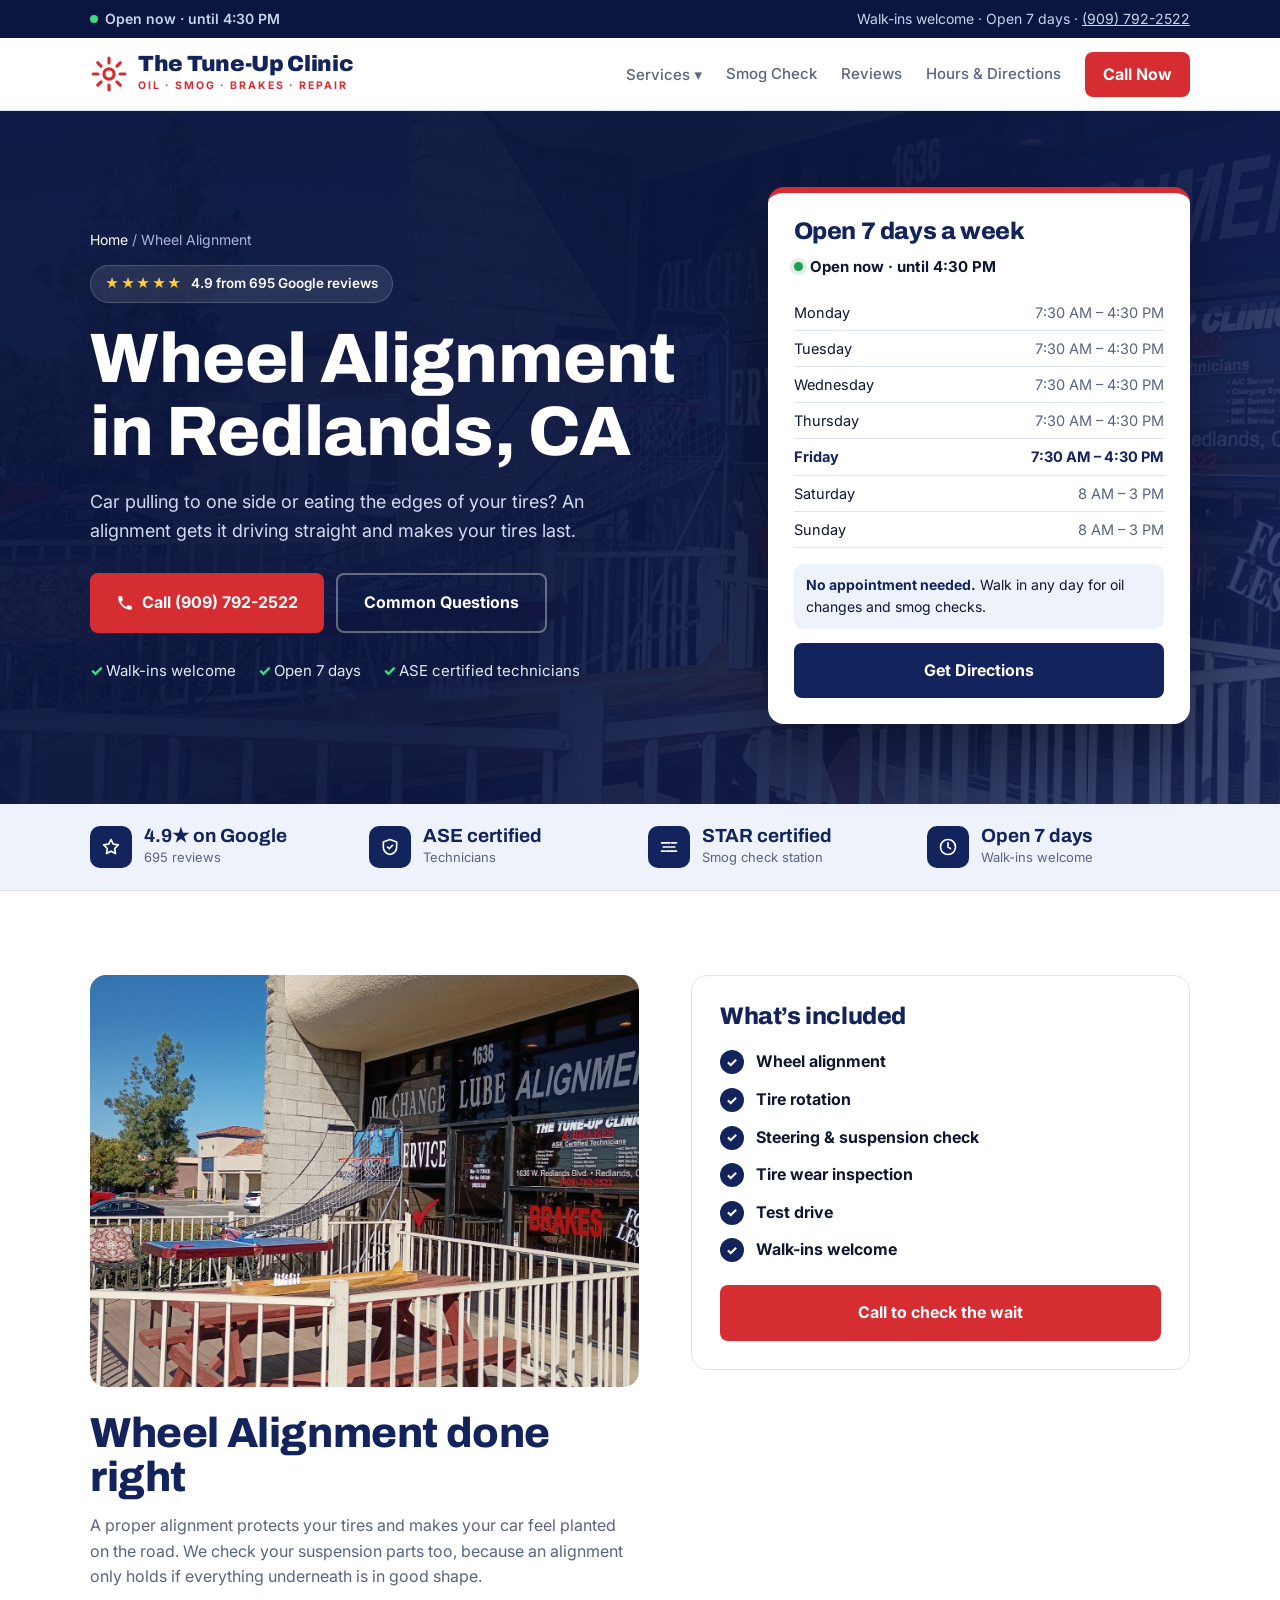
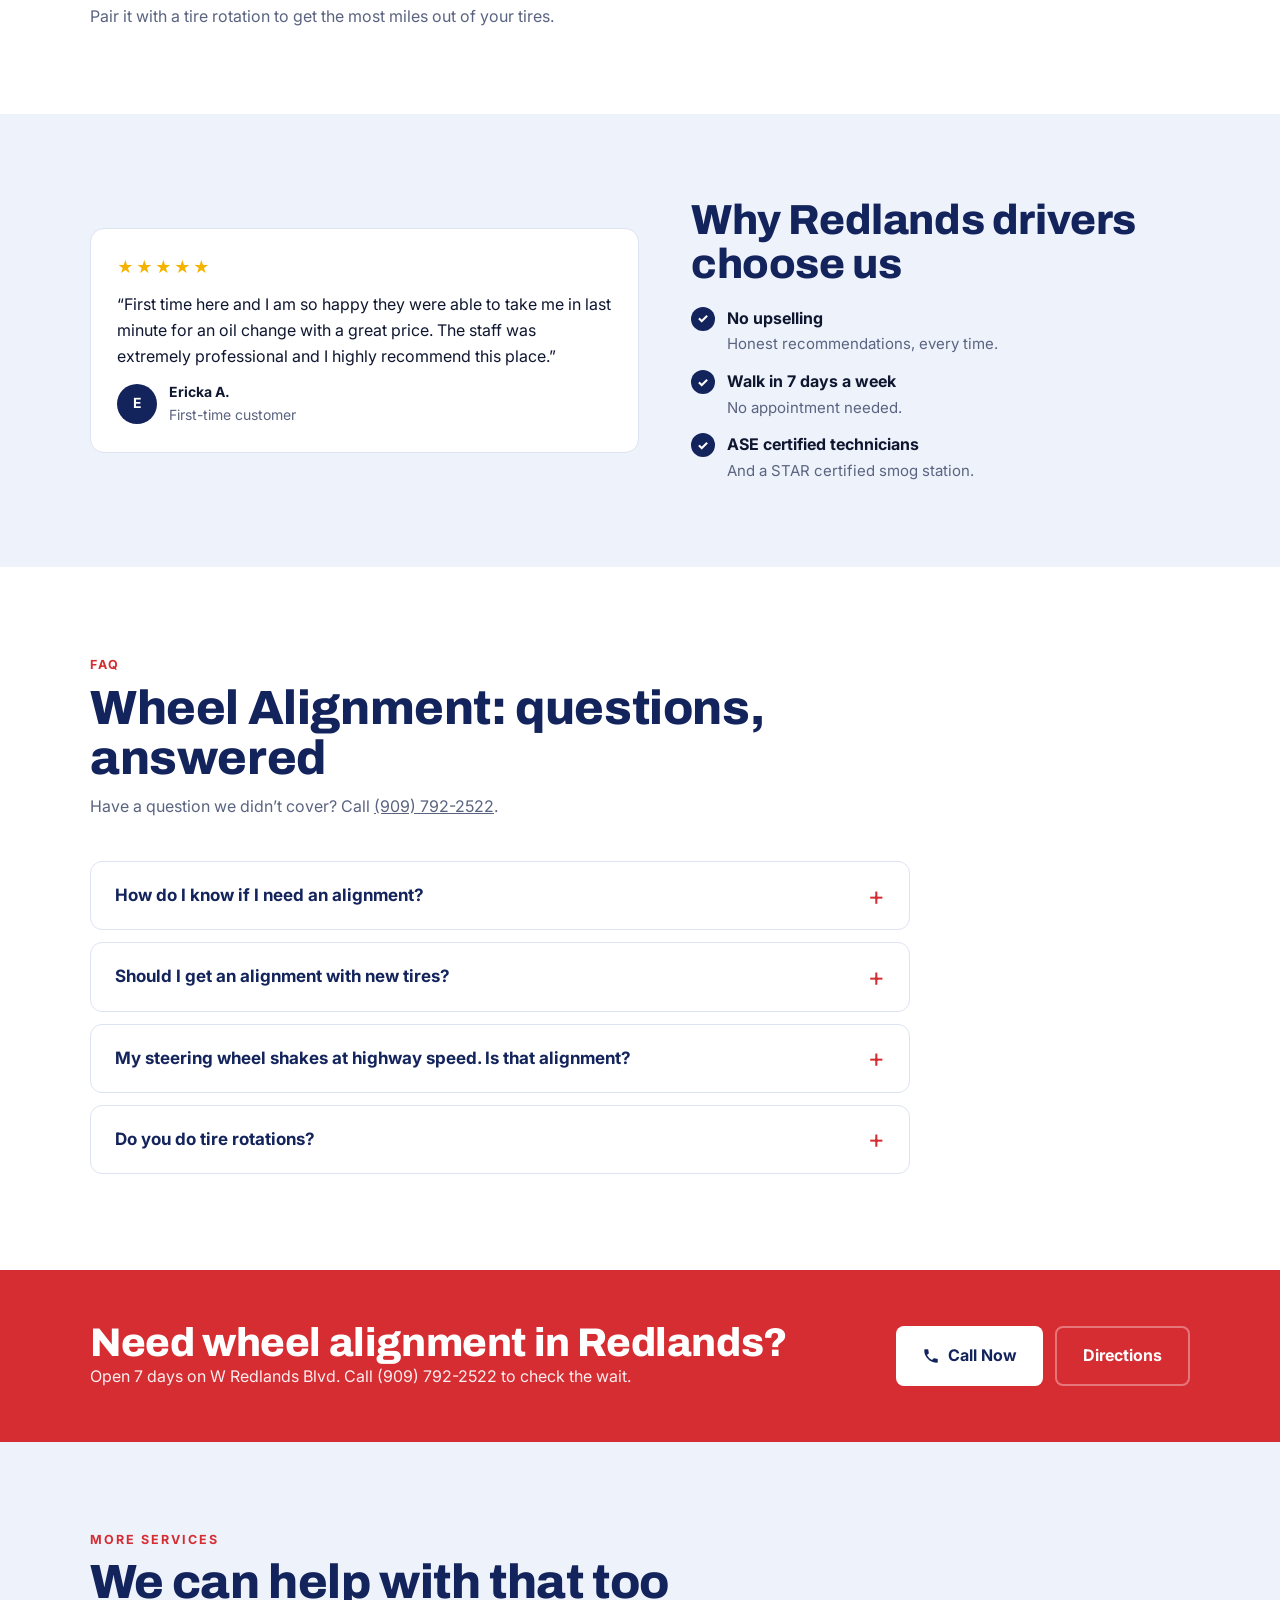
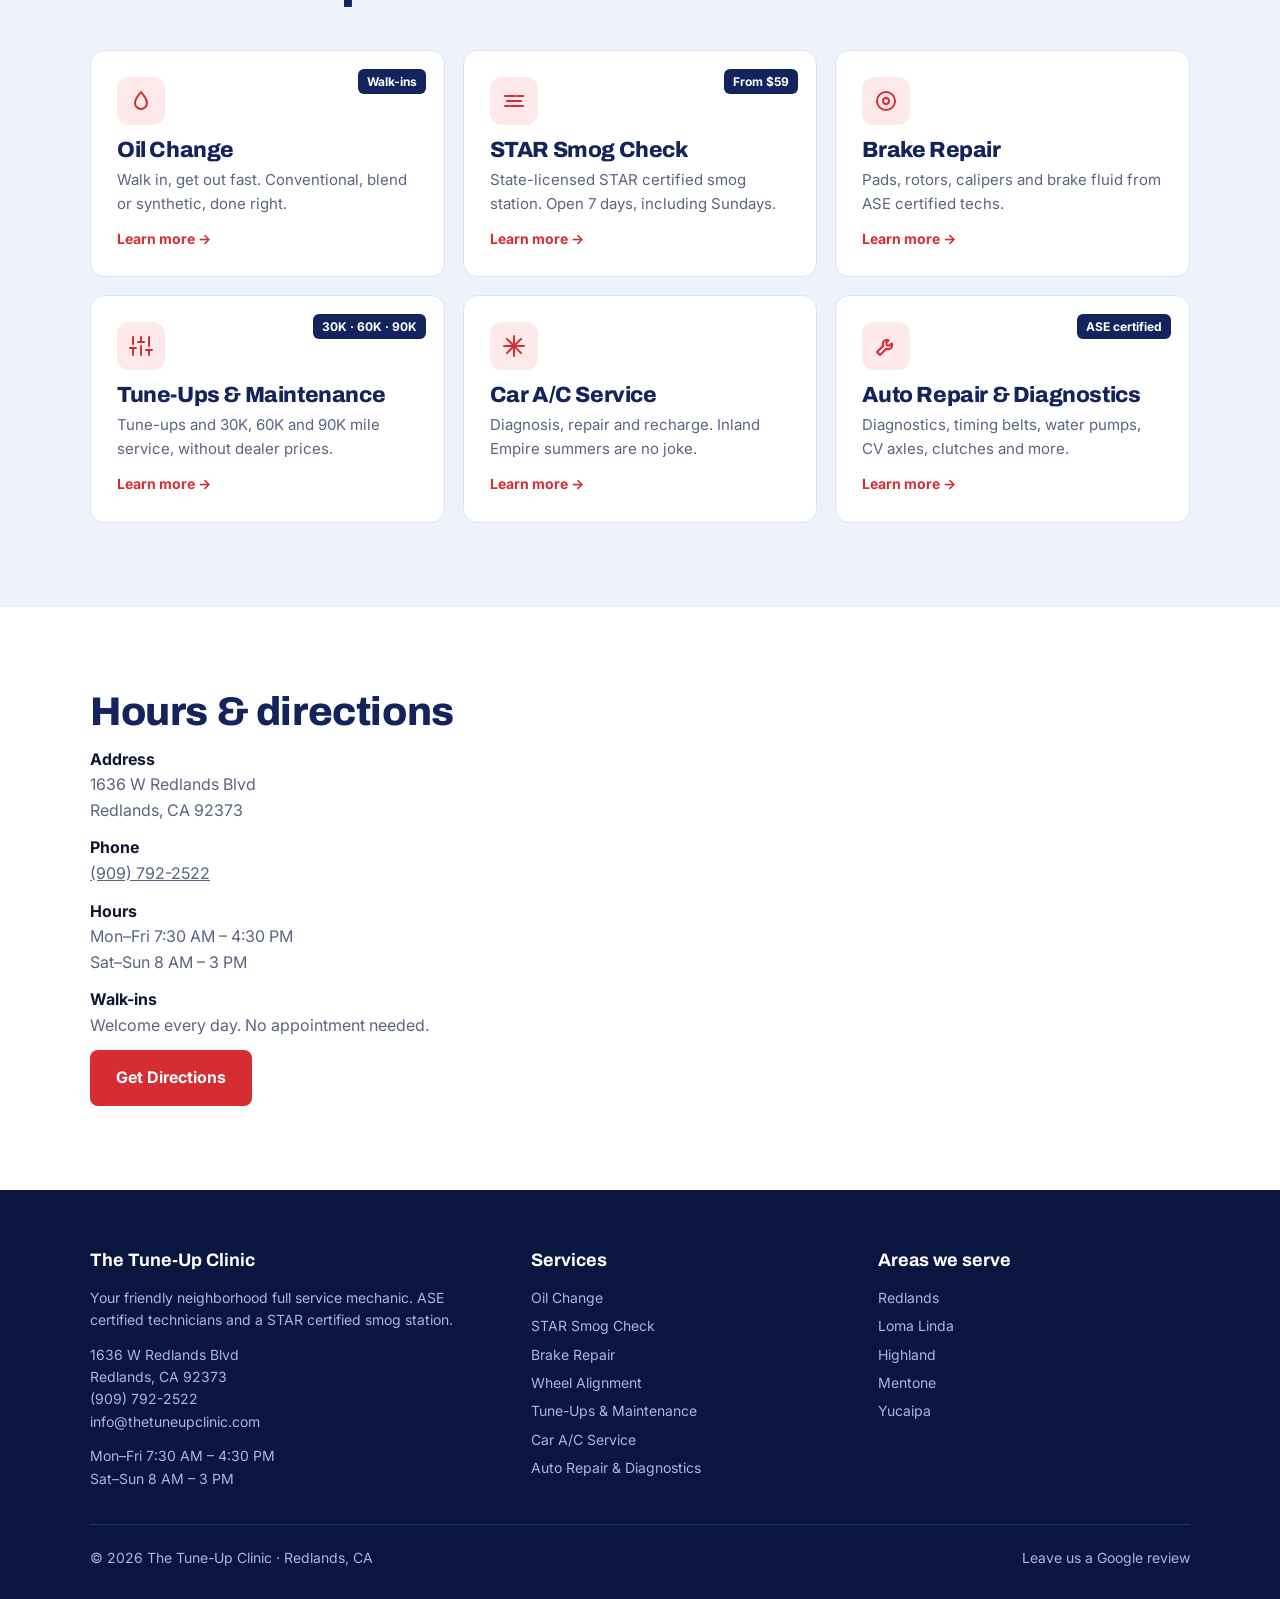
<file: services/wheel-alignment/index.html>
<!doctype html>
<html lang="en">
<head>
<meta charset="utf-8">
<meta name="robots" content="noindex, nofollow">
<meta name="viewport" content="width=device-width, initial-scale=1">
<title>Wheel Alignment in Redlands, CA | The Tune Up Clinic</title>
<meta name="description" content="Wheel alignment in Redlands, CA. Fix pulling, a crooked steering wheel and uneven tire wear. Tire rotations too. 1636 W Redlands Blvd. (909) 792-2522.">
<link rel="canonical" href="https://www.thetuneupclinic.com/services/wheel-alignment/">
<meta property="og:title" content="Wheel Alignment in Redlands, CA | The Tune Up Clinic">
<meta property="og:description" content="Wheel alignment in Redlands, CA. Fix pulling, a crooked steering wheel and uneven tire wear. Tire rotations too. 1636 W Redlands Blvd. (909) 792-2522.">
<meta property="og:type" content="website">
<meta property="og:image" content="https://www.thetuneupclinic.com/assets/photos/team.jpg">
<link rel="preconnect" href="https://fonts.googleapis.com">
<link href="https://fonts.googleapis.com/css2?family=Archivo:wght@700;800;900&family=Inter:wght@400;500;600;700&display=swap" rel="stylesheet">
<link rel="stylesheet" href="../../assets/styles.css">
<script type="application/ld+json">
{
 "@context": "https://schema.org",
 "@graph": [
  {
   "@type": "AutoRepair",
   "@id": "https://www.thetuneupclinic.com/#business",
   "name": "The Tune Up Clinic",
   "url": "https://www.thetuneupclinic.com/",
   "telephone": "+1-909-792-2522",
   "email": "info@thetuneupclinic.com",
   "address": {
    "@type": "PostalAddress",
    "streetAddress": "1636 W Redlands Blvd",
    "addressLocality": "Redlands",
    "addressRegion": "CA",
    "postalCode": "92373",
    "addressCountry": "US"
   },
   "geo": {
    "@type": "GeoCoordinates",
    "latitude": 34.0633676,
    "longitude": -117.2107971
   },
   "openingHoursSpecification": [
    {
     "@type": "OpeningHoursSpecification",
     "dayOfWeek": [
      "Monday",
      "Tuesday",
      "Wednesday",
      "Thursday",
      "Friday"
     ],
     "opens": "07:30",
     "closes": "16:30"
    },
    {
     "@type": "OpeningHoursSpecification",
     "dayOfWeek": [
      "Saturday",
      "Sunday"
     ],
     "opens": "08:00",
     "closes": "15:00"
    }
   ],
   "aggregateRating": {
    "@type": "AggregateRating",
    "ratingValue": "4.9",
    "reviewCount": "695"
   },
   "areaServed": [
    "Redlands",
    "Loma Linda",
    "Highland",
    "Mentone",
    "Yucaipa"
   ],
   "hasMap": "https://www.google.com/maps/place/?q=place_id:ChIJOz0Wf1er3IARNVNzhJ3WkUE"
  },
  {
   "@type": "Service",
   "name": "Wheel Alignment",
   "serviceType": "Wheel Alignment",
   "provider": {
    "@id": "https://www.thetuneupclinic.com/#business"
   },
   "areaServed": {
    "@type": "City",
    "name": "Redlands, CA"
   },
   "url": "https://www.thetuneupclinic.com/services/wheel-alignment/",
   "description": "Wheel alignment in Redlands, CA. Fix pulling, a crooked steering wheel and uneven tire wear. Tire rotations too. 1636 W Redlands Blvd. (909) 792-2522."
  },
  {
   "@type": "FAQPage",
   "mainEntity": [
    {
     "@type": "Question",
     "name": "How do I know if I need an alignment?",
     "acceptedAnswer": {
      "@type": "Answer",
      "text": "Pulling to one side, a crooked steering wheel when driving straight, and uneven tire wear are the most common signs. Hitting a curb or pothole can knock it out too."
     }
    },
    {
     "@type": "Question",
     "name": "Should I get an alignment with new tires?",
     "acceptedAnswer": {
      "@type": "Answer",
      "text": "It’s a good idea. It helps new tires wear evenly and last longer."
     }
    },
    {
     "@type": "Question",
     "name": "My steering wheel shakes at highway speed. Is that alignment?",
     "acceptedAnswer": {
      "@type": "Answer",
      "text": "Usually that’s tire balance or a bent wheel, not alignment. We’ll check and tell you which it is."
     }
    },
    {
     "@type": "Question",
     "name": "Do you do tire rotations?",
     "acceptedAnswer": {
      "@type": "Answer",
      "text": "Yes. Rotating your tires regularly helps them wear evenly."
     }
    }
   ]
  },
  {
   "@type": "BreadcrumbList",
   "itemListElement": [
    {
     "@type": "ListItem",
     "position": 1,
     "name": "Home",
     "item": "https://www.thetuneupclinic.com/"
    },
    {
     "@type": "ListItem",
     "position": 2,
     "name": "Wheel Alignment",
     "item": "https://www.thetuneupclinic.com/services/wheel-alignment/"
    }
   ]
  }
 ]
}
</script>
</head>
<body>
<div class="topbar"><div class="wrap">
  <span class="status js-status"><i class="dot"></i><span>Checking hours…</span></span>
  <span>Walk-ins welcome · Open 7 days · <a href="tel:+19097922522">(909) 792-2522</a></span>
</div></div>
<header class="nav"><div class="wrap">
  <a href="../../" class="logo"><svg class="gear" width="38" height="38" viewBox="0 0 24 24" fill="none" stroke="#d62d33" stroke-width="2" stroke-linecap="round" stroke-linejoin="round"><circle cx="12" cy="12" r="3.2"/><path d="M12 2v3M12 19v3M4.9 4.9l2.1 2.1M17 17l2.1 2.1M2 12h3M19 12h3M4.9 19.1 7 17M17 7l2.1-2.1"/></svg><span><b>The Tune-Up Clinic</b><small>OIL · SMOG · BRAKES · REPAIR</small></span></a>
  <nav>
    <div class="dd"><button type="button" aria-haspopup="true">Services ▾</button><div class="dd-menu"><a href="../../services/oil-change/">Oil Change</a><a href="../../services/smog-check/">STAR Smog Check</a><a href="../../services/brake-repair/">Brake Repair</a><a href="../../services/wheel-alignment/">Wheel Alignment</a><a href="../../services/tune-up-maintenance/">Tune-Ups & Maintenance</a><a href="../../services/car-ac-service/">Car A/C Service</a><a href="../../services/auto-repair/">Auto Repair & Diagnostics</a></div></div>
    <a href="../../services/smog-check/">Smog Check</a><a href="../../#reviews">Reviews</a><a href="../../#visit">Hours &amp; Directions</a>
    <a href="tel:+19097922522" class="btn btn-red">Call Now</a>
  </nav>
</div></header>

<section class="hero" style="padding:0;background-image:url('../../assets/photos/front-patio.jpg')"><div class="wrap">
  <div>
    <div class="crumbs"><a href="../../">Home</a> / Wheel Alignment</div>
    <span class="eyebrow"><span class="st">★★★★★</span> 4.9 from 695 Google reviews</span>
    <h1>Wheel Alignment in Redlands, CA</h1>
    <p class="lead">Car pulling to one side or eating the edges of your tires? An alignment gets it driving straight and makes your tires last.</p>
    <div class="ctas">
      <a href="tel:+19097922522" class="btn btn-red"><svg width="18" height="18" viewBox="0 0 24 24" fill="currentColor"><path d="M6.6 10.8a15.1 15.1 0 0 0 6.6 6.6l2.2-2.2a1 1 0 0 1 1-.25 11.4 11.4 0 0 0 3.6.57 1 1 0 0 1 1 1V20a1 1 0 0 1-1 1A17 17 0 0 1 3 4a1 1 0 0 1 1-1h3.5a1 1 0 0 1 1 1c0 1.25.2 2.45.57 3.57a1 1 0 0 1-.25 1z"/></svg> Call (909) 792-2522</a>
      <a href="#faq" class="btn btn-ghost">Common Questions</a>
    </div>
    <ul class="checks"><li>Walk-ins welcome</li><li>Open 7 days</li><li>ASE certified technicians</li></ul>
  </div>
  <div class="hcard">
    <h2>Open 7 days a week</h2>
    <div class="pill js-status"><i></i><span>Checking hours…</span></div>
    <table id="hours"></table>
    <div class="walk"><b>No appointment needed.</b> Walk in any day for oil changes and smog checks.</div>
    <a href="https://www.google.com/maps/dir/?api=1&destination=1636+W+Redlands+Blvd+Redlands+CA+92373" target="_blank" rel="noopener" class="btn btn-navy">Get Directions</a>
  </div>
</div></section>

<div class="trust"><div class="wrap">
  <div><span class="ic"><svg width="20" height="20" viewBox="0 0 24 24" fill="none" stroke="currentColor" stroke-width="2" stroke-linecap="round" stroke-linejoin="round"><path d="M12 3l2.7 5.6 6.1.9-4.4 4.3 1 6.1L12 17l-5.4 2.9 1-6.1-4.4-4.3 6.1-.9z"/></svg></span><span><b>4.9★ on Google</b><span>695 reviews</span></span></div>
  <div><span class="ic"><svg width="20" height="20" viewBox="0 0 24 24" fill="none" stroke="currentColor" stroke-width="2" stroke-linecap="round" stroke-linejoin="round"><path d="M12 3l8 3v6c0 5-3.5 8-8 9-4.5-1-8-4-8-9V6z"/><path d="M9 12l2 2 4-4"/></svg></span><span><b>ASE certified</b><span>Technicians</span></span></div>
  <div><span class="ic"><svg width="20" height="20" viewBox="0 0 24 24" fill="none" stroke="currentColor" stroke-width="2" stroke-linecap="round" stroke-linejoin="round"><path d="M3 17h4M9 17h12M5 12h14M3 7h10M15 7h6"/></svg></span><span><b>STAR certified</b><span>Smog check station</span></span></div>
  <div><span class="ic"><svg width="20" height="20" viewBox="0 0 24 24" fill="none" stroke="currentColor" stroke-width="2" stroke-linecap="round" stroke-linejoin="round"><circle cx="12" cy="12" r="9"/><path d="M12 7v5l3 2"/></svg></span><span><b>Open 7 days</b><span>Walk-ins welcome</span></span></div>
</div></div>

<section><div class="wrap split">
  <div class="prose">
    <figure class="photo photo-svc"><img src="../../assets/photos/front-patio.jpg" alt="Oil Change, Lube and Alignment signs at The Tune Up Clinic" loading="lazy"></figure>
    <h2>Wheel Alignment done right</h2>
    <p>A proper alignment protects your tires and makes your car feel planted on the road. We check your suspension parts too, because an alignment only holds if everything underneath is in good shape.</p><p>Pair it with a tire rotation to get the most miles out of your tires.</p>
  </div>
  <div class="box">
    <h3>What’s included</h3>
    
    <ul class="ticks"><li><div><b>Wheel alignment</b></div></li><li><div><b>Tire rotation</b></div></li><li><div><b>Steering &amp; suspension check</b></div></li><li><div><b>Tire wear inspection</b></div></li><li><div><b>Test drive</b></div></li><li><div><b>Walk-ins welcome</b></div></li></ul>
    <a href="tel:+19097922522" class="btn btn-red" style="margin-top:22px;width:100%">Call to check the wait</a>
  </div>
</div></section>

<section class="alt"><div class="wrap split" style="align-items:center">
  <figure class="quote">
      <div class="stars">★★★★★</div>
      <blockquote>“First time here and I am so happy they were able to take me in last minute for an oil change with a great price. The staff was extremely professional and I highly recommend this place.”</blockquote>
      <figcaption><span class="av">E</span><span><b>Ericka A.</b>First-time customer</span></figcaption>
    </figure>
  <div class="prose">
    <h2>Why Redlands drivers choose us</h2>
    <ul class="ticks">
      <li><div><b>No upselling</b><span>Honest recommendations, every time.</span></div></li>
      <li><div><b>Walk in 7 days a week</b><span>No appointment needed.</span></div></li>
      <li><div><b>ASE certified technicians</b><span>And a STAR certified smog station.</span></div></li>
    </ul>
  </div>
</div></section>

<section id="faq"><div class="wrap">
  <div class="sh"><small>FAQ</small><h2>Wheel Alignment: questions, answered</h2><p>Have a question we didn’t cover? Call <a href="tel:+19097922522">(909) 792-2522</a>.</p></div>
  <div class="faq"><details><summary>How do I know if I need an alignment?</summary><p>Pulling to one side, a crooked steering wheel when driving straight, and uneven tire wear are the most common signs. Hitting a curb or pothole can knock it out too.</p></details>
<details><summary>Should I get an alignment with new tires?</summary><p>It’s a good idea. It helps new tires wear evenly and last longer.</p></details>
<details><summary>My steering wheel shakes at highway speed. Is that alignment?</summary><p>Usually that’s tire balance or a bent wheel, not alignment. We’ll check and tell you which it is.</p></details>
<details><summary>Do you do tire rotations?</summary><p>Yes. Rotating your tires regularly helps them wear evenly.</p></details></div>
</div></section>

<section class="cta" style="padding:52px 0"><div class="wrap">
  <div><h2>Need wheel alignment in Redlands?</h2><p>Open 7 days on W Redlands Blvd. Call (909) 792-2522 to check the wait.</p></div>
  <div class="ctas"><a href="tel:+19097922522" class="btn btn-white"><svg width="18" height="18" viewBox="0 0 24 24" fill="currentColor"><path d="M6.6 10.8a15.1 15.1 0 0 0 6.6 6.6l2.2-2.2a1 1 0 0 1 1-.25 11.4 11.4 0 0 0 3.6.57 1 1 0 0 1 1 1V20a1 1 0 0 1-1 1A17 17 0 0 1 3 4a1 1 0 0 1 1-1h3.5a1 1 0 0 1 1 1c0 1.25.2 2.45.57 3.57a1 1 0 0 1-.25 1z"/></svg> Call Now</a><a href="https://www.google.com/maps/dir/?api=1&destination=1636+W+Redlands+Blvd+Redlands+CA+92373" target="_blank" rel="noopener" class="btn btn-ghost">Directions</a></div>
</div></section>

<section class="alt"><div class="wrap">
  <div class="sh"><small>More services</small><h2>We can help with that too</h2></div>
  <div class="svc">
    <a href="../../services/oil-change/"><span class="tag">Walk-ins</span><div class="ic"><svg width="24" height="24" viewBox="0 0 24 24" fill="none" stroke="currentColor" stroke-width="2" stroke-linecap="round" stroke-linejoin="round"><path d="M12 3c3 4 6 7 6 11a6 6 0 0 1-12 0c0-4 3-7 6-11z"/></svg></div><h3>Oil Change</h3><p>Walk in, get out fast. Conventional, blend or synthetic, done right.</p><span class="go">Learn more →</span></a>
    <a href="../../services/smog-check/"><span class="tag">From $59</span><div class="ic"><svg width="24" height="24" viewBox="0 0 24 24" fill="none" stroke="currentColor" stroke-width="2" stroke-linecap="round" stroke-linejoin="round"><path d="M3 17h4M9 17h12M5 12h14M3 7h10M15 7h6"/></svg></div><h3>STAR Smog Check</h3><p>State-licensed STAR certified smog station. Open 7 days, including Sundays.</p><span class="go">Learn more →</span></a>
    <a href="../../services/brake-repair/"><div class="ic"><svg width="24" height="24" viewBox="0 0 24 24" fill="none" stroke="currentColor" stroke-width="2" stroke-linecap="round" stroke-linejoin="round"><circle cx="12" cy="12" r="9"/><circle cx="12" cy="12" r="3"/></svg></div><h3>Brake Repair</h3><p>Pads, rotors, calipers and brake fluid from ASE certified techs.</p><span class="go">Learn more →</span></a>
    <a href="../../services/tune-up-maintenance/"><span class="tag">30K · 60K · 90K</span><div class="ic"><svg width="24" height="24" viewBox="0 0 24 24" fill="none" stroke="currentColor" stroke-width="2" stroke-linecap="round" stroke-linejoin="round"><path d="M4 21v-7M4 10V3M12 21v-9M12 8V3M20 21v-5M20 12V3M1 14h6M9 8h6M17 16h6"/></svg></div><h3>Tune-Ups & Maintenance</h3><p>Tune-ups and 30K, 60K and 90K mile service, without dealer prices.</p><span class="go">Learn more →</span></a>
    <a href="../../services/car-ac-service/"><div class="ic"><svg width="24" height="24" viewBox="0 0 24 24" fill="none" stroke="currentColor" stroke-width="2" stroke-linecap="round" stroke-linejoin="round"><path d="M12 2v20M4.9 4.9l14.2 14.2M2 12h20M4.9 19.1 19.1 4.9"/></svg></div><h3>Car A/C Service</h3><p>Diagnosis, repair and recharge. Inland Empire summers are no joke.</p><span class="go">Learn more →</span></a>
    <a href="../../services/auto-repair/"><span class="tag">ASE certified</span><div class="ic"><svg width="24" height="24" viewBox="0 0 24 24" fill="none" stroke="currentColor" stroke-width="2" stroke-linecap="round" stroke-linejoin="round"><path d="M14.7 6.3a4 4 0 0 0-5.4 5.4L3 18l3 3 6.3-6.3a4 4 0 0 0 5.4-5.4l-2.5 2.5-2.4-.6-.6-2.4z"/></svg></div><h3>Auto Repair & Diagnostics</h3><p>Diagnostics, timing belts, water pumps, CV axles, clutches and more.</p><span class="go">Learn more →</span></a>
  </div>
</div></section>

<section id="visit"><div class="wrap visit">
  <div>
    <h2>Hours &amp; directions</h2>
    <p><b>Address</b>1636 W Redlands Blvd<br>Redlands, CA 92373</p>
    <p><b>Phone</b><a href="tel:+19097922522">(909) 792-2522</a></p>
    <p><b>Hours</b>Mon–Fri 7:30 AM – 4:30 PM<br>Sat–Sun 8 AM – 3 PM</p>
    <p><b>Walk-ins</b>Welcome every day. No appointment needed.</p>
    <a href="https://www.google.com/maps/dir/?api=1&destination=1636+W+Redlands+Blvd+Redlands+CA+92373" target="_blank" rel="noopener" class="btn btn-red">Get Directions</a>
  </div>
  <iframe class="map" loading="lazy" title="Map to The Tune Up Clinic" src="https://maps.google.com/maps?q=1636+W+Redlands+Blvd,+Redlands,+CA+92373&z=16&output=embed"></iframe>
</div></section>

<footer><div class="wrap">
  <div class="fcols">
    <div>
      <h4>The Tune-Up Clinic</h4>
      <p>Your friendly neighborhood full service mechanic. ASE certified technicians and a STAR certified smog station.</p>
      <p style="margin-top:12px">1636 W Redlands Blvd<br>Redlands, CA 92373<br><a href="tel:+19097922522">(909) 792-2522</a><br><a href="mailto:info@thetuneupclinic.com">info@thetuneupclinic.com</a></p>
      <p style="margin-top:12px">Mon–Fri 7:30 AM – 4:30 PM<br>Sat–Sun 8 AM – 3 PM</p>
    </div>
    <div><h4>Services</h4><ul><li><a href="../../services/oil-change/">Oil Change</a></li><li><a href="../../services/smog-check/">STAR Smog Check</a></li><li><a href="../../services/brake-repair/">Brake Repair</a></li><li><a href="../../services/wheel-alignment/">Wheel Alignment</a></li><li><a href="../../services/tune-up-maintenance/">Tune-Ups & Maintenance</a></li><li><a href="../../services/car-ac-service/">Car A/C Service</a></li><li><a href="../../services/auto-repair/">Auto Repair & Diagnostics</a></li></ul></div>
    <div><h4>Areas we serve</h4><ul><li><a href="../../">Redlands</a></li><li><a href="../../areas/loma-linda/">Loma Linda</a></li><li><a href="../../areas/highland/">Highland</a></li><li><a href="../../areas/mentone/">Mentone</a></li><li><a href="../../areas/yucaipa/">Yucaipa</a></li></ul></div>
  </div>
  <div class="fbot"><span>© <span class="yr"></span> The Tune-Up Clinic · Redlands, CA</span><span><a href="https://search.google.com/local/writereview?placeid=ChIJOz0Wf1er3IARNVNzhJ3WkUE" target="_blank" rel="noopener">Leave us a Google review</a></span></div>
</div></footer>

<div class="mbar"><a href="tel:+19097922522" class="btn btn-red"><svg width="18" height="18" viewBox="0 0 24 24" fill="currentColor"><path d="M6.6 10.8a15.1 15.1 0 0 0 6.6 6.6l2.2-2.2a1 1 0 0 1 1-.25 11.4 11.4 0 0 0 3.6.57 1 1 0 0 1 1 1V20a1 1 0 0 1-1 1A17 17 0 0 1 3 4a1 1 0 0 1 1-1h3.5a1 1 0 0 1 1 1c0 1.25.2 2.45.57 3.57a1 1 0 0 1-.25 1z"/></svg> Call Now</a><a href="https://www.google.com/maps/dir/?api=1&destination=1636+W+Redlands+Blvd+Redlands+CA+92373" target="_blank" rel="noopener" class="btn btn-navy">Directions</a></div>
<script src="../../assets/site.js"></script>
</body>
</html>
</file>
<file: assets/styles.css>
/* Colors follow the shop's own sign and banner: navy + red on white. */
:root{--navy:#13235b;--navy-d:#0b1640;--red:#d62d33;--red-d:#b0222a;--sky:#eef2fb;--ink:#0f1730;--muted:#5a6480;--line:#dde3f0;--white:#fff;--green:#1f9d55}
*{box-sizing:border-box;margin:0;padding:0}
html{scroll-behavior:smooth}
body{font-family:Inter,system-ui,sans-serif;color:var(--ink);background:#fff;line-height:1.6}
a{color:inherit}
.wrap{max-width:1140px;margin:0 auto;padding:0 20px}
h1,h2,h3{font-family:"Archivo",sans-serif;font-weight:800;line-height:1.05;letter-spacing:-.4px}
.btn{display:inline-flex;align-items:center;justify-content:center;gap:8px;padding:15px 26px;border-radius:8px;font-weight:700;text-decoration:none;transition:.2s;font-size:16px}
.btn-red{background:var(--red);color:#fff}.btn-red:hover{background:var(--red-d)}
.btn-white{background:#fff;color:var(--navy)}.btn-white:hover{background:var(--sky)}
.btn-ghost{border:2px solid rgba(255,255,255,.35);color:#fff}.btn-ghost:hover{border-color:#fff}
.btn-navy{background:var(--navy);color:#fff}.btn-navy:hover{background:var(--navy-d)}

/* header */
.topbar{background:var(--navy-d);color:#c9d3ee;font-size:14px}
.topbar .wrap{display:flex;justify-content:space-between;gap:12px;padding:8px 20px;flex-wrap:wrap}
.status{display:inline-flex;align-items:center;gap:7px;font-weight:600}
.dot{width:8px;height:8px;border-radius:50%;background:#888}.open .dot{background:#3ddc84}.closed .dot{background:#ff5a5f}
header.nav{position:sticky;top:0;z-index:20;background:#fff;border-bottom:1px solid var(--line)}
header.nav .wrap{display:flex;align-items:center;justify-content:space-between;height:72px}
.logo{display:flex;align-items:center;gap:10px;text-decoration:none;white-space:nowrap}
.logo .gear{flex:none}
.logo b{font-family:"Archivo";font-weight:900;font-size:22px;color:var(--navy);display:block;line-height:1;letter-spacing:-.3px}
.logo small{display:block;font-size:10.5px;letter-spacing:2px;font-weight:700;color:var(--red);margin-top:3px}
nav{display:flex;align-items:center}
nav>a,.dd>button{margin-left:24px;text-decoration:none;font-weight:500;font-size:15px;color:var(--muted);background:none;border:0;font-family:inherit;cursor:pointer}
nav>a:hover,.dd>button:hover{color:var(--navy)}
nav .btn{margin-left:24px;padding:10px 18px;color:#fff}
.dd{position:relative}
.dd-menu{display:none;position:absolute;top:100%;left:10px;background:#fff;border:1px solid var(--line);border-radius:12px;box-shadow:0 16px 36px rgba(19,35,91,.14);padding:8px;min-width:260px;margin-top:10px}
.dd:hover .dd-menu,.dd:focus-within .dd-menu{display:block}
.dd-menu:before{content:"";position:absolute;top:-12px;left:0;right:0;height:12px}
.dd-menu a{display:block;padding:9px 12px;border-radius:8px;text-decoration:none;font-size:15px}
.dd-menu a:hover{background:var(--sky);color:var(--red)}

/* hero */
.hero{background-color:var(--navy);background-position:center;background-size:cover;background-repeat:no-repeat;color:#fff;position:relative}
.hero:before{content:"";position:absolute;inset:0;background:linear-gradient(115deg,rgba(11,22,64,.95) 45%,rgba(19,35,91,.8))}
.hero .wrap{position:relative;z-index:1}
.hero .wrap{display:grid;grid-template-columns:1.2fr .8fr;gap:44px;align-items:center;padding-top:76px;padding-bottom:80px}
.crumbs{font-size:14px;color:#aab6dc;margin-bottom:14px}
.crumbs a{color:#fff;text-decoration:none}
.eyebrow{display:inline-flex;align-items:center;gap:8px;background:rgba(255,255,255,.1);border:1px solid rgba(255,255,255,.18);padding:7px 14px;border-radius:999px;font-size:13.5px;font-weight:600}
.eyebrow .st{color:#ffcc3d;letter-spacing:1.5px}
.hero h1{font-size:clamp(40px,6vw,70px);margin:20px 0 18px}
.hero h1 em{font-style:normal;color:#ff6b70}
.hero .lead{font-size:18px;color:#d3dbf2;max-width:560px;margin-bottom:28px}
.ctas{display:flex;gap:12px;flex-wrap:wrap}
.checks{display:flex;flex-wrap:wrap;gap:8px 22px;list-style:none;margin-top:26px;font-size:15px;color:#e3e9fa}
.checks li:before{content:"✓ ";color:#3ddc84;font-weight:800}

/* hours card in hero */
.hcard{background:#fff;color:var(--ink);border-radius:16px;padding:26px;box-shadow:0 26px 60px rgba(0,0,0,.35);border-top:6px solid var(--red)}
.hcard h2{font-size:24px;color:var(--navy)}
.hcard .pill{display:inline-flex;align-items:center;gap:7px;margin:10px 0 6px;font-weight:700;font-size:15px}
.hcard .pill i{width:9px;height:9px;border-radius:50%;background:#999}
.hcard .pill.open i{background:var(--green);box-shadow:0 0 0 4px rgba(31,157,85,.15)}
.hcard .pill.closed i{background:var(--red)}
.hcard table{width:100%;border-collapse:collapse;margin:10px 0 16px;font-size:14.5px}
.hcard td{padding:6px 0;border-bottom:1px solid var(--line)}
.hcard td:last-child{text-align:right;color:var(--muted)}
.hcard tr.today td{font-weight:700;color:var(--navy)}
.hcard .walk{background:var(--sky);border-radius:10px;padding:10px 12px;font-size:14px;margin-bottom:14px}
.hcard .walk b{color:var(--navy)}
.hcard .btn{width:100%}

/* trust strip */
.trust{background:var(--sky);border-bottom:1px solid var(--line)}
.trust .wrap{display:grid;grid-template-columns:repeat(4,1fr);gap:16px;padding:22px 20px}
.trust div{display:flex;align-items:center;gap:12px}
.trust b{display:block;font-family:"Archivo";font-size:19px;color:var(--navy);line-height:1.1}
.trust span{font-size:13px;color:var(--muted)}
.trust .ic{width:42px;height:42px;border-radius:10px;background:var(--navy);color:#fff;display:grid;place-items:center;flex:none}

/* sections */
section{padding:84px 0}
.sh{max-width:680px;margin-bottom:42px}
.sh.c{text-align:center;margin-left:auto;margin-right:auto}
.sh small{color:var(--red);font-weight:700;letter-spacing:2px;font-size:12.5px;text-transform:uppercase}
.sh h2{font-size:clamp(32px,4.6vw,48px);margin-top:6px;color:var(--navy)}
.sh p{color:var(--muted);margin-top:10px}
.alt{background:var(--sky)}
.dark{background:var(--navy);color:#fff}
.dark .sh h2{color:#fff}.dark .sh p{color:#c9d3ee}.dark .sh small{color:#ff8a8e}
.svc{display:grid;grid-template-columns:repeat(auto-fit,minmax(300px,1fr));gap:18px}
.svc a{background:#fff;border:1px solid var(--line);border-radius:14px;padding:26px;text-decoration:none;transition:.2s;display:block;position:relative}
.svc a:hover{border-color:var(--red);transform:translateY(-3px);box-shadow:0 14px 28px rgba(19,35,91,.1)}
.svc .ic{width:48px;height:48px;border-radius:12px;background:#fde9ea;color:var(--red);display:grid;place-items:center;margin-bottom:14px}
.svc h3{font-size:22px;color:var(--navy);margin-bottom:6px}
.svc p{color:var(--muted);font-size:15px}
.svc .tag{position:absolute;top:18px;right:18px;font-size:12px;font-weight:700;background:var(--navy);color:#fff;padding:3px 9px;border-radius:6px}
.svc .go{display:block;margin-top:12px;color:var(--red);font-weight:700;font-size:14px}

/* split / lists */
.split{display:grid;grid-template-columns:1.1fr 1fr;gap:52px;align-items:start}
.prose h2{font-size:clamp(30px,4vw,42px);color:var(--navy)}
.prose p{color:var(--muted);margin-top:14px}
.ticks{list-style:none;display:grid;gap:12px;margin-top:20px}
.ticks li{display:flex;gap:12px;align-items:flex-start}
.ticks li:before{content:"✓";flex:none;width:24px;height:24px;border-radius:50%;background:var(--navy);color:#fff;font-weight:800;font-size:13px;display:grid;place-items:center;margin-top:1px}
.ticks b{display:block}
.ticks span{color:var(--muted);font-size:15px}
.box{background:#fff;border:1px solid var(--line);border-radius:16px;padding:28px}
.box h3{font-size:24px;color:var(--navy);margin-bottom:4px}
.box .amt{font-family:"Archivo";font-weight:900;font-size:40px;color:var(--red);line-height:1;margin:8px 0 2px}
.box .amt small{font-size:15px;color:var(--muted);font-weight:600}

/* photos */
.photo{margin:0;border-radius:16px;overflow:hidden;background:var(--sky)}
.photo img{display:block;width:100%;height:100%;object-fit:cover}
.photo-svc{aspect-ratio:4/3;margin-bottom:24px}
.team{display:grid;grid-template-columns:1.1fr 1fr;gap:48px;align-items:center}
.team .photo{aspect-ratio:9/10}
.gallery{display:grid;grid-template-columns:repeat(4,1fr);grid-auto-rows:210px;gap:14px}
.gallery .photo{height:100%}
.gallery .wide{grid-column:span 2}
.gallery .tall{grid-row:span 2}

/* reviews */
.rev{display:grid;grid-template-columns:repeat(auto-fit,minmax(300px,1fr));gap:18px}
.quote{background:#fff;border:1px solid var(--line);border-radius:14px;padding:26px;display:flex;flex-direction:column;gap:12px;margin:0;color:var(--ink)}
.quote .stars{color:#f5b301;letter-spacing:2px}
.quote blockquote{font-size:16px;flex:1}
.quote figcaption{display:flex;align-items:center;gap:12px;font-size:14px;color:var(--muted)}
.quote figcaption b{display:block;color:var(--ink)}
.quote .av{width:40px;height:40px;border-radius:50%;background:var(--navy);color:#fff;display:grid;place-items:center;font-weight:700;flex:none}
.topics{display:flex;flex-wrap:wrap;justify-content:center;gap:10px;margin:-14px 0 34px}
.topics span{background:rgba(255,255,255,.1);border:1px solid rgba(255,255,255,.2);padding:7px 14px;border-radius:999px;font-size:14px}
.topics b{color:#ffcc3d}
.more{margin-top:26px;text-align:center}
.more a{color:#fff;font-weight:700;text-decoration:none}

/* FAQ */
.faq{max-width:820px}
.sh.c+.faq{margin:0 auto}
.faq details{border:1px solid var(--line);border-radius:12px;background:#fff;margin-bottom:12px}
.faq summary{list-style:none;cursor:pointer;padding:20px 56px 20px 24px;font-weight:700;font-size:17px;position:relative;color:var(--navy)}
.faq summary::-webkit-details-marker{display:none}
.faq summary:after{content:"+";position:absolute;right:24px;top:50%;transform:translateY(-50%);font-size:26px;color:var(--red);font-weight:400}
.faq details[open] summary:after{content:"–"}
.faq details p{padding:0 24px 22px;color:var(--muted)}

/* visit + bands */
.visit{display:grid;grid-template-columns:1fr 1.3fr;gap:34px;align-items:stretch}
.visit h2{font-size:40px;color:var(--navy);margin-bottom:14px}
.visit p{margin-bottom:12px;color:var(--muted)}
.visit p b{color:var(--ink);display:block}
.map{border:0;width:100%;min-height:380px;height:100%;border-radius:16px}
.cta{background:var(--red);color:#fff}
.cta .wrap{display:flex;justify-content:space-between;align-items:center;gap:24px;flex-wrap:wrap}
.cta h2{font-size:clamp(28px,4vw,40px)}
.cta p{opacity:.92}
.towns{display:flex;flex-wrap:wrap;justify-content:center;gap:10px}
.towns a,.towns span{background:#fff;border:1px solid var(--line);padding:10px 18px;border-radius:999px;font-weight:600;text-decoration:none;color:var(--navy)}
.towns a:hover{border-color:var(--red);color:var(--red)}

/* footer */
footer{background:var(--navy-d);color:#aab6dc;font-size:14px;padding:56px 0 30px}
.fcols{display:grid;grid-template-columns:1.3fr 1fr 1fr;gap:36px;margin-bottom:34px}
footer h4{color:#fff;font-family:"Archivo";font-size:18px;margin-bottom:12px}
footer ul{list-style:none;display:grid;gap:6px}
footer a{text-decoration:none}footer a:hover{color:#fff}
.fbot{border-top:1px solid #22306a;padding-top:22px;display:flex;justify-content:space-between;gap:16px;flex-wrap:wrap}
.mbar{display:none}

@media(max-width:900px){
  nav>a:not(.btn),.dd{display:none}
  .logo b{font-size:19px}.logo small{font-size:9px}
  nav .btn{margin-left:10px;padding:9px 13px;font-size:14px;white-space:nowrap}
  .topbar .wrap>span:last-child{display:none}
  .hero .wrap,.split,.team,.visit,.fcols{grid-template-columns:1fr}
  .trust .wrap{grid-template-columns:1fr 1fr}
  .gallery{grid-template-columns:1fr 1fr;grid-auto-rows:160px}
  section{padding:60px 0}
  .mbar{display:flex;position:fixed;bottom:0;left:0;right:0;z-index:30}
  .mbar a{flex:1;border-radius:0;padding:17px}
  footer{padding-bottom:80px}
}
</file>
